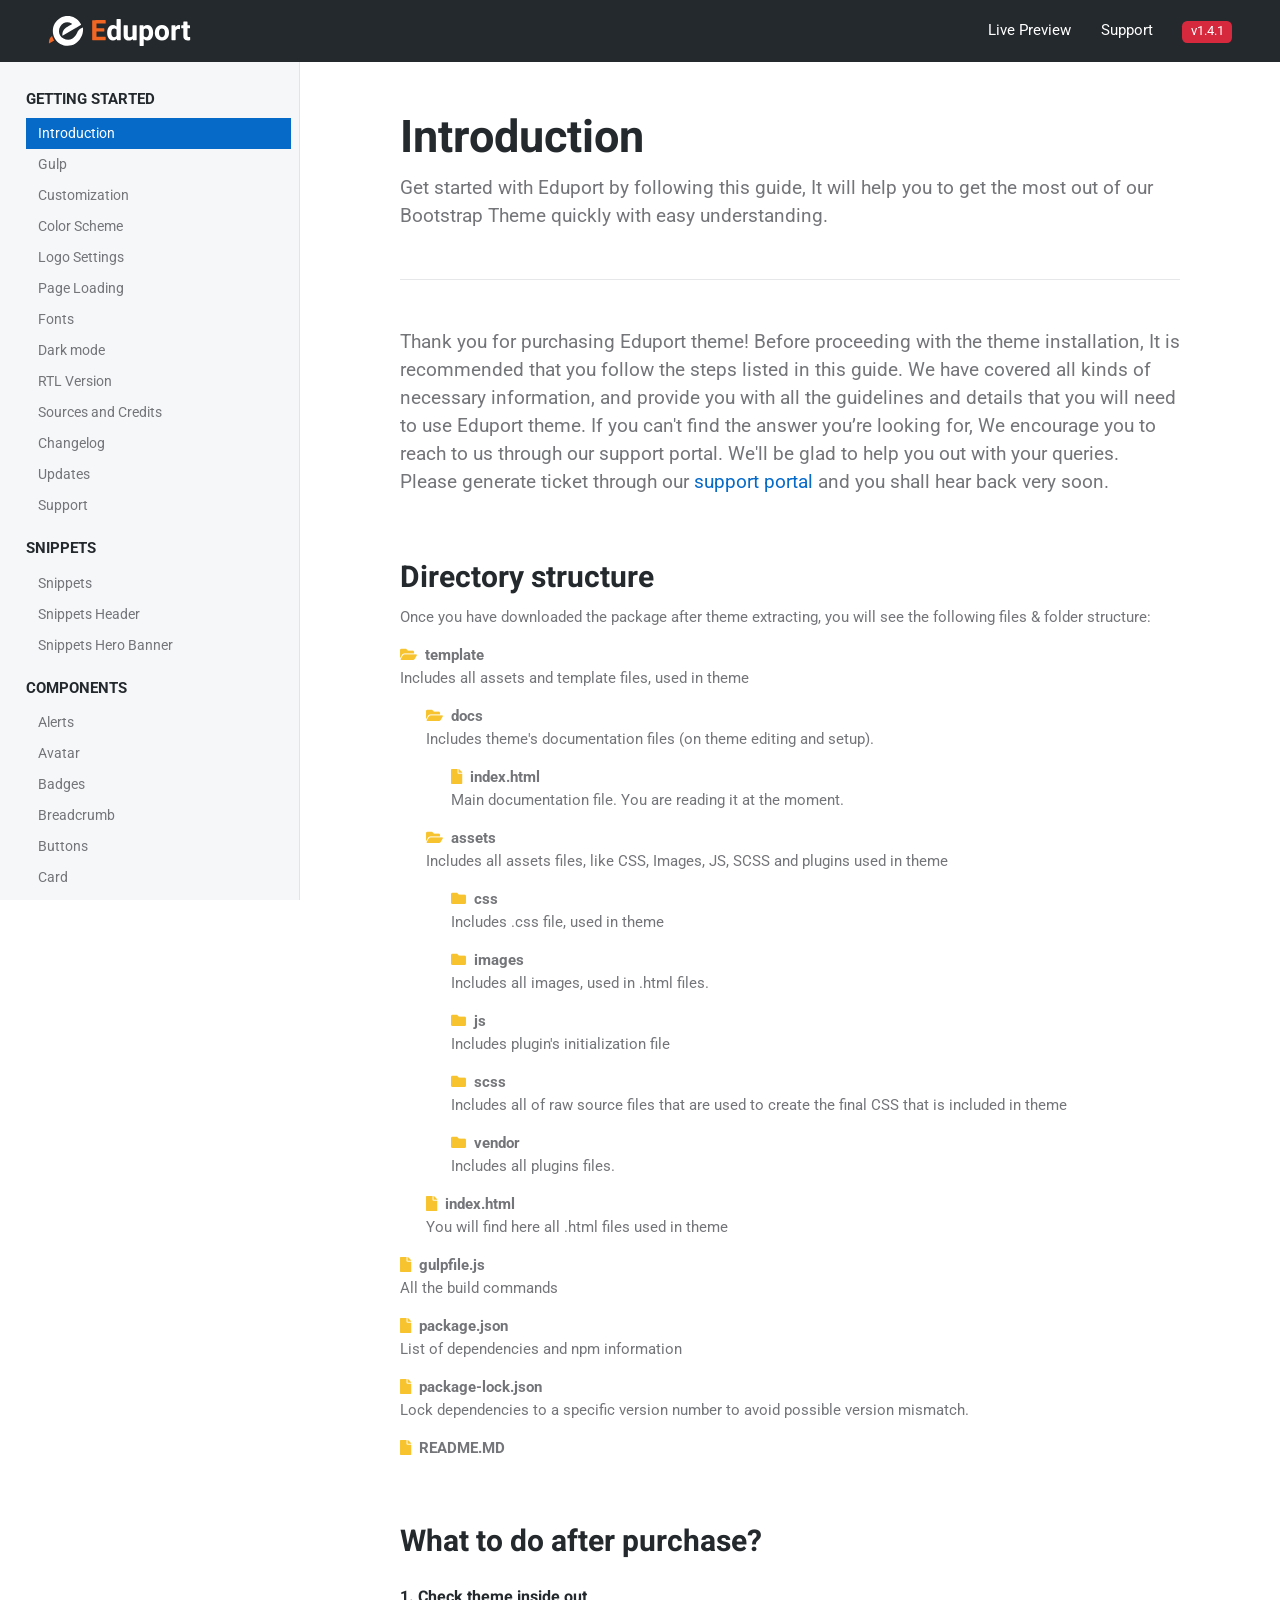
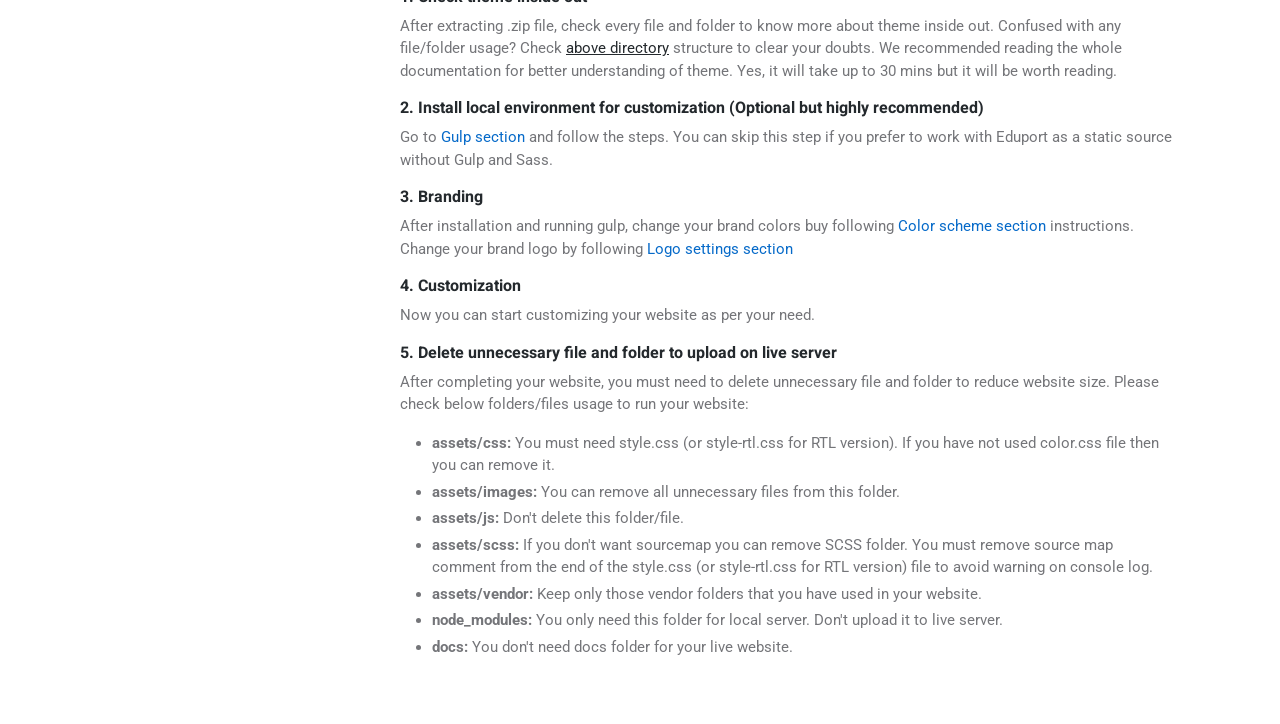
<file: docs/index.html>
<!DOCTYPE html>
<html lang="en">
<head>
	<title>Doc - Eduport Theme</title>
	<!-- Meta Tags -->
	<meta charset="utf-8">
	<meta name="viewport" content="width=device-width, initial-scale=1, shrink-to-fit=no">
	<meta name="author" content="Webestica.com">

	<!-- Favicon -->
	<link rel="shortcut icon" href="assets/images/favicon.ico">

	<!-- Google Font -->
<link rel="preconnect" href="https://fonts.googleapis.com">
<link rel="preconnect" href="https://fonts.gstatic.com" crossorigin>
<link href="https://fonts.googleapis.com/css2?family=Heebo:wght@400;500;700&family=Roboto:wght@400;500;700&display=swap" rel="stylesheet">

	<!-- Plugins CSS -->
	<link rel="stylesheet" type="text/css" href="assets/vendor/font-awesome/css/all.min.css">

	<!-- Theme CSS -->
	<link rel="stylesheet" type="text/css" href="assets/css/style.css">
	<link rel="stylesheet" type="text/css" href="assets/css/doc.css">
	<link rel="stylesheet" type="text/css" href="assets/css/prism.css">

</head>

<body>

<!-- **************** MAIN CONTENT START **************** -->
<main>
<!-- Navbar top START -->
<div class="navbar-top bg-dark px-3 px-sm-4 px-md-5">
	<div class="d-flex justify-content-between align-items-center">
		<!-- Logo START -->
			<a class="navbar-brand py-3" href="index.html">
				<img class="navbar-brand-item h-30px" src="assets/images/logo-light.svg" alt="logo">				
			</a>
			<!-- Logo END -->

		<!-- Navbar right -->
		<div>
			<ul class="text-end list-inline m-0">
				<li class="list-inline-item me-2 me-md-4"> <a class="text-white" href="https://Eduport.webestica.com">Live Preview</a> </li>
				<li class="list-inline-item me-2 me-md-4"> <a class="text-white" href="https://support.webestica.com" target="_blank">Support</a> </li>
				<li class="list-inline-item text-white"> <span class="badge text-bg-danger">v1.4.1</span></li>
			</ul>
		</div>
	</div>
</div>
<!-- Navbar top END -->

<div class="container-fluid px-0">
	<div class="page-wrapper">
		<!-- Left sidebar START -->
		<nav class="navbar navbar-expand-sm navbar-light bg-light px-3">
			<a class="navbar-brand py-2 d-sm-none" href="#">Doc nav</a>
			<button class="navbar-toggler" type="button" data-bs-toggle="collapse" data-bs-target="#docNav" aria-controls="docNav" aria-expanded="false" aria-label="Toggle navigation">
				<span class="navbar-toggler-icon"></span>
			</button>
			<div class="collapse navbar-collapse" id="docNav">
				<div class="left-sidebar bg-light">
					<div class="content custom-scrollbar h-100">
						<div class="list-group list-group-borderless p-3 p-md-4">
							<b class="text-dark text-uppercase mb-2">Getting Started</b>
								<a class="list-group-item" href="index.html">Introduction</a>
								<a class="list-group-item" href="gulp.html">Gulp</a>
								<a class="list-group-item" href="customization.html">Customization</a>
								<a class="list-group-item" href="color-scheme.html">Color Scheme</a>
								<a class="list-group-item" href="logo-settings.html">Logo Settings</a>
								<a class="list-group-item" href="page-loading.html">Page Loading</a>
								<a class="list-group-item" href="fonts.html">Fonts</a>
								<a class="list-group-item" href="dark-mode.html">Dark mode</a>
								<a class="list-group-item" href="rtl.html">RTL Version</a>
								<a class="list-group-item" href="sources-and-credits.html">Sources and Credits</a>
								<a class="list-group-item" href="changelog.html">Changelog</a>
								<a class="list-group-item" href="updates.html">Updates</a>
								<a class="list-group-item" href="support.html">Support</a>
							<b class="text-dark text-uppercase mt-3 mb-2">Snippets</b>
								<a class="list-group-item" href="snippets.html">Snippets</a>
								<a class="list-group-item" href="snippets-hero-header.html">Snippets Header</a>
								<a class="list-group-item" href="snippets-hero-banner.html">Snippets Hero Banner</a>
							<b class="text-dark text-uppercase mt-3 mb-2">Components</b>
								<a class="list-group-item" href="alerts.html">Alerts</a>
								<a class="list-group-item" href="avatar.html">Avatar</a>
								<a class="list-group-item" href="badges.html">Badges</a>
								<a class="list-group-item" href="breadcrumb.html">Breadcrumb</a>
								<a class="list-group-item" href="buttons.html">Buttons</a>
								<a class="list-group-item" href="card.html">Card</a>
								<a class="list-group-item" href="font-icons.html">Font icons</a>
								<a class="list-group-item" href="google-map.html">Google Map</a>
								<a class="list-group-item" href="nav-and-tabs.html">Nav and Tabs</a>
								<a class="list-group-item" href="pagination.html">Pagination</a>
								<a class="list-group-item" href="progress.html">Progress</a>
								<a class="list-group-item" href="sticky-element.html">Sticky element</a> 
								<a class="list-group-item" href="utility-classes.html">Utility classes</a>
							<b class="text-dark text-uppercase mt-3 mb-2">Plugins</b>
								<a class="list-group-item" href="tiny-slider.html">Tiny Slider</a>
								<a class="list-group-item" href="video-player.html">Video player</a>
								<a class="list-group-item" href="choices.html">Choices</a>
								<a class="list-group-item" href="flatpickr.html">Flatpickr</a>
						</div>
					</div>
				</div>
			</div>
		</nav>		
		<!-- Left sidebar END -->

		<!-- Main content START -->
		<div class="main-content">
			<div class="row">
				<div class="col-12">
					<!-- Page title -->
					<div class="my-5">
						<h1>Introduction</h1>
						<p class="lead">Get started with Eduport by following this guide, It will help you to get the most out of our Bootstrap Theme quickly with easy understanding.</p>
						<hr class="my-5">
					</div>

					<!-- Page content -->
					<p class="lead">Thank you for purchasing Eduport theme! Before proceeding with the theme installation, It is recommended that you follow the steps listed in this guide. We have covered all kinds of necessary information, and provide you with all the guidelines and details that you will need to use Eduport theme. If you can't find the answer you’re looking for, We encourage you to reach to us through our support portal. We'll be glad to help you out with your queries. Please generate ticket through our <a href="https://support.webestica.com" target="_blank">support portal</a> and you shall hear back very soon. </p>

					<!-- Directory structure -->
					<h3 id="directory" class="pt-5">Directory structure</h3>
					<p>Once you have downloaded the package after theme extracting, you will see the following files & folder structure:</p>
					<ul class="list-unstyled">
						<!-- template folder -->
						<li>
							<dl>
								<dt><i class="fas fa-folder-open text-warning me-1"></i> template </dt>
								<dd> Includes all assets and template files, used in theme</dd>
							</dl>
							<ul class="list-unstyled ms-4">
								<dl>
									<dt> <i class="fas fa-folder-open text-warning me-1"></i> docs </dt>
									<dd>Includes theme's documentation files (on theme editing and setup).</dd>
								</dl>
								<ul class="list-unstyled ms-4">
									<dl>
										<dt> <i class="fas fa-file text-warning me-1"></i> index.html </dt>
										<dd>Main documentation file. You are reading it at the moment.</dd>
									</dl>
								</ul>
								<dl>
									<dt><i class="fas fa-folder-open text-warning me-1"></i> assets </dt>
									<dd> Includes all assets files, like CSS, Images, JS, SCSS and plugins used in theme</dd>
								</dl>
								<ul class="list-unstyled ms-4">
									<dl>
										<dt><i class="fas fa-folder text-warning me-1"></i> css </dt>
										<dd> Includes .css file, used in theme</dd>
									</dl>
									<li>
										<dl>
											<dt><i class="fas fa-folder text-warning me-1"></i> images</dt>
											<dd> Includes all images, used in .html files.</dd>
										</dl>
									</li>
									<li>
										<dl>
											<dt><i class="fas fa-folder text-warning me-1"></i> js</dt>
											<dd> Includes plugin's initialization file</dd>
										</dl>
									</li>
									<li>
										<dl>
											<dt><i class="fas fa-folder text-warning me-1"></i> scss</dt>
											<dd> Includes all of raw source files that are used to create the final CSS that is included in theme</dd>
										</dl>
									</li>
									<li>
										<dl>
											<dt><i class="fas fa-folder text-warning me-1"></i> vendor</dt>
											<dd> Includes all plugins files.</dd>
										</dl>
									</li>
								</ul>
								<li>
									<dl>
										<dt><i class="fas fa-file text-warning me-1"></i> index.html</dt>
										<dd> You will find here all .html files used in theme</dd>
									</dl>
								</li>
							</ul>

						</li>
						<li>
							<dl>
								<dt> <i class="fas fa-file text-warning me-1"></i> gulpfile.js </dt>
								<dd>All the build commands</dd>
							</dl>
							<dl>
								<dt> <i class="fas fa-file text-warning me-1"></i> package.json </dt>
								<dd>List of dependencies and npm information</dd>
							</dl>
							<dl>
								<dt> <i class="fas fa-file text-warning me-1"></i> package-lock.json </dt>
								<dd>Lock dependencies to a specific version number to avoid possible version mismatch.</dd>
							</dl>
							<dl>
								<dt> <i class="fas fa-file text-warning me-1"></i> README.MD</dt>
								<dd></dd>
							</dl>
						</li>
					</ul>
				</div>
				<div class="col-12 mt-5">
					<h3 class="mb-4">What to do after purchase?</h3>
					<h6>1. Check theme inside out</h6>
					<p>After extracting .zip file, check every file and folder to know more about theme inside out. Confused with any file/folder usage? Check <a href="#directory" class="text-dark"><u>above directory</u></a> structure to clear your doubts. We recommended reading the whole documentation for better understanding of theme. Yes, it will take up to 30 mins but it will be worth reading.</p>

					<h6>2. Install local environment for customization (Optional but highly recommended)</h6>
					<p>Go to <a href="gulp.html">Gulp section</a> and follow the steps. You can skip this step if you prefer to work with Eduport as a static source without Gulp and Sass.</p>

					<h6>3. Branding</h6>
					<p>After installation and running gulp, change your brand colors buy following <a href="color-scheme.html">Color scheme section</a> instructions. Change your brand logo by following <a href="logo-settings.html">Logo settings section</a></p>

					<h6>4. Customization</h6>
					<p>Now you can start customizing your website as per your need. </p>

					<h6>5. Delete unnecessary file and folder to upload on live server</h6>
					<p>After completing your website, you must need to delete unnecessary file and folder to reduce website size. Please check below folders/files usage to run your website:</p>
					<ul>
						<li class="mb-1"><b>assets/css:</b> You must need style.css (or style-rtl.css for RTL version). If you have not used color.css file then you can remove it.</li>
						<li class="mb-1"><b>assets/images:</b> You can remove all unnecessary files from this folder.</li>
						<li class="mb-1"><b>assets/js:</b> Don't delete this folder/file.</li>
						<li class="mb-1"><b>assets/scss:</b> If you don't want sourcemap you can remove SCSS folder. You must remove source map comment from the end of the style.css (or style-rtl.css for RTL version) file to avoid warning on console log.</li>
						<li class="mb-1"><b>assets/vendor:</b> Keep only those vendor folders that you have used in your website.</li>
						<li class="mb-1"><b>node_modules:</b> You only need this folder for local server. Don't upload it to live server.</li>
						<li class="mb-1"><b>docs:</b> You don't need docs folder for your live website.</li>
					</ul>
					
				</div>
			</div>
		</div>
		<!-- Main content END -->
	</div>
</div>
</main>

<!-- =======================
JavaScripts -->

<!-- Bootstrap JS -->
<script src="assets/js/bootstrap.bundle.min.js"></script>

<script src="assets/js/simple-scrollbar.min.js"></script>
<script src="assets/js/prism.js"></script>
<script src="assets/js/clipboard.min.js"></script>
 
<!-- Template Functions -->
<script src="assets/js/functions.js"></script>

</body>
</html>
</file>
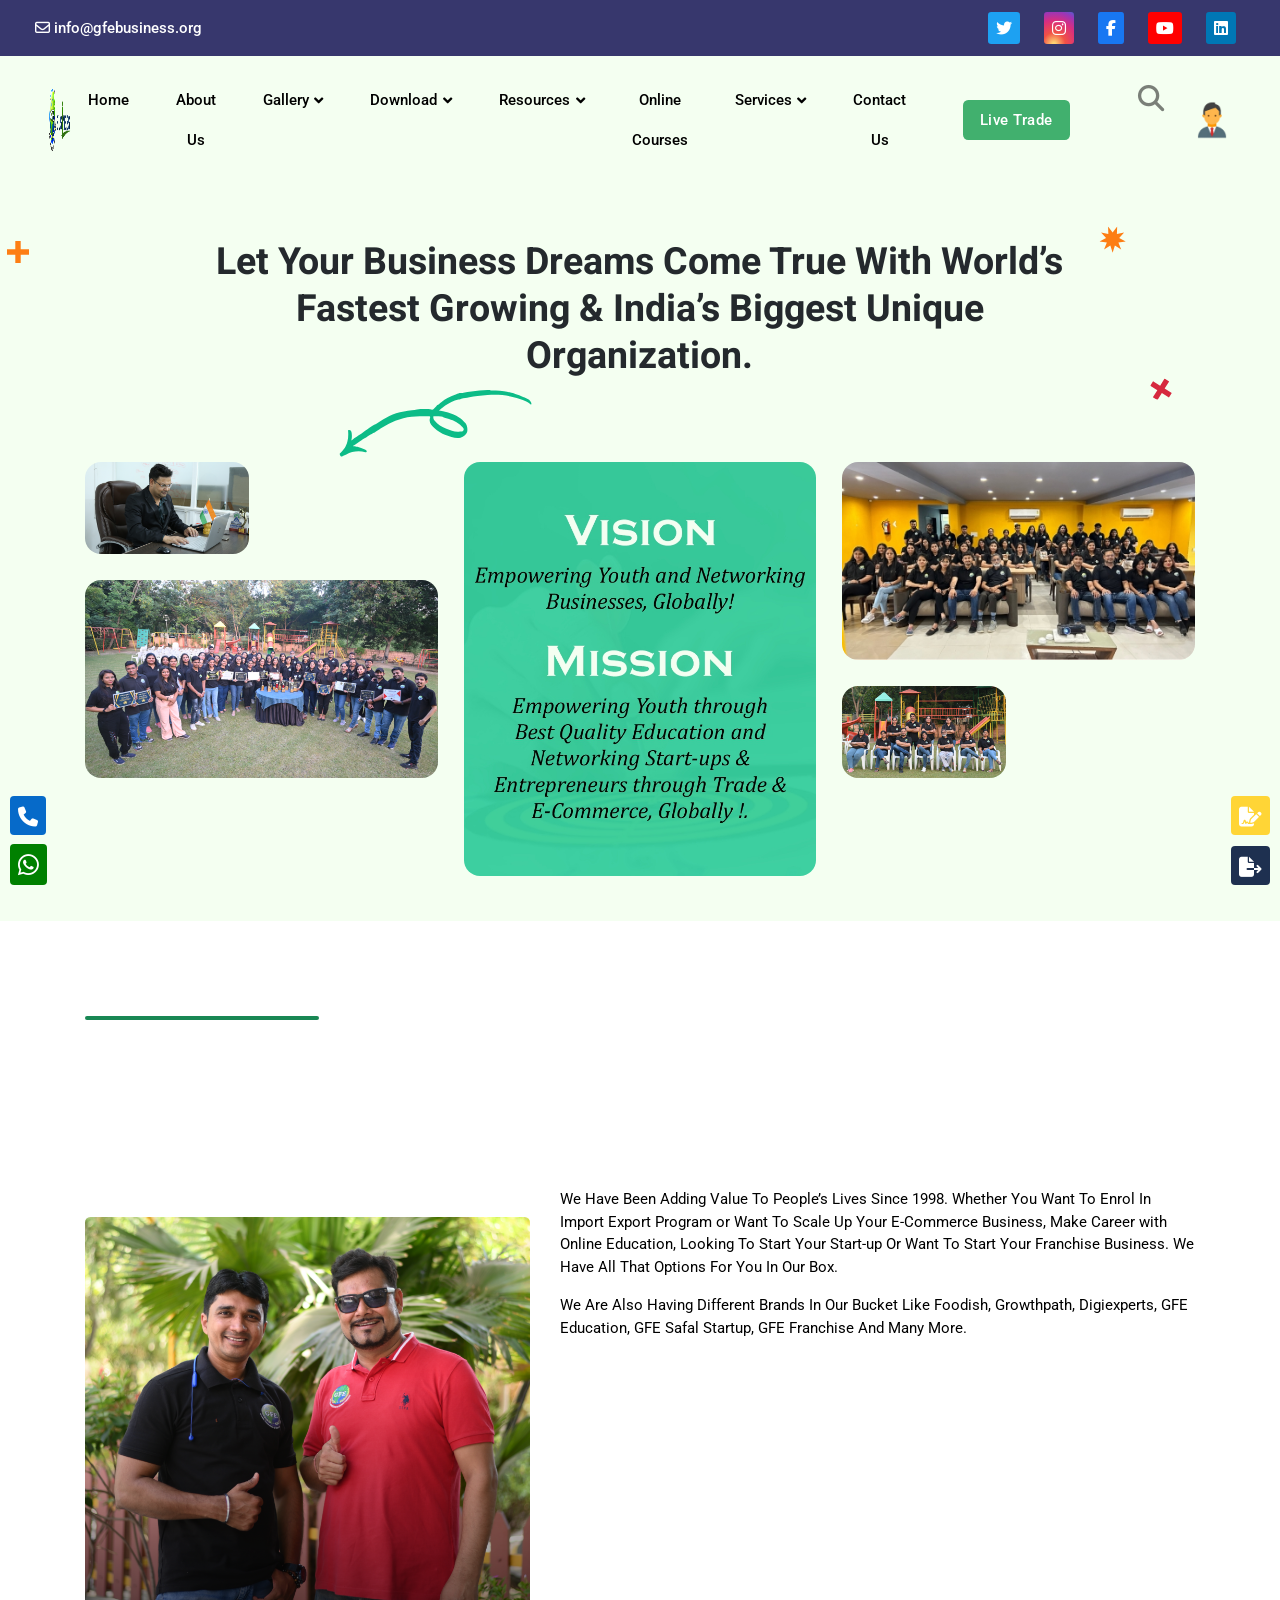
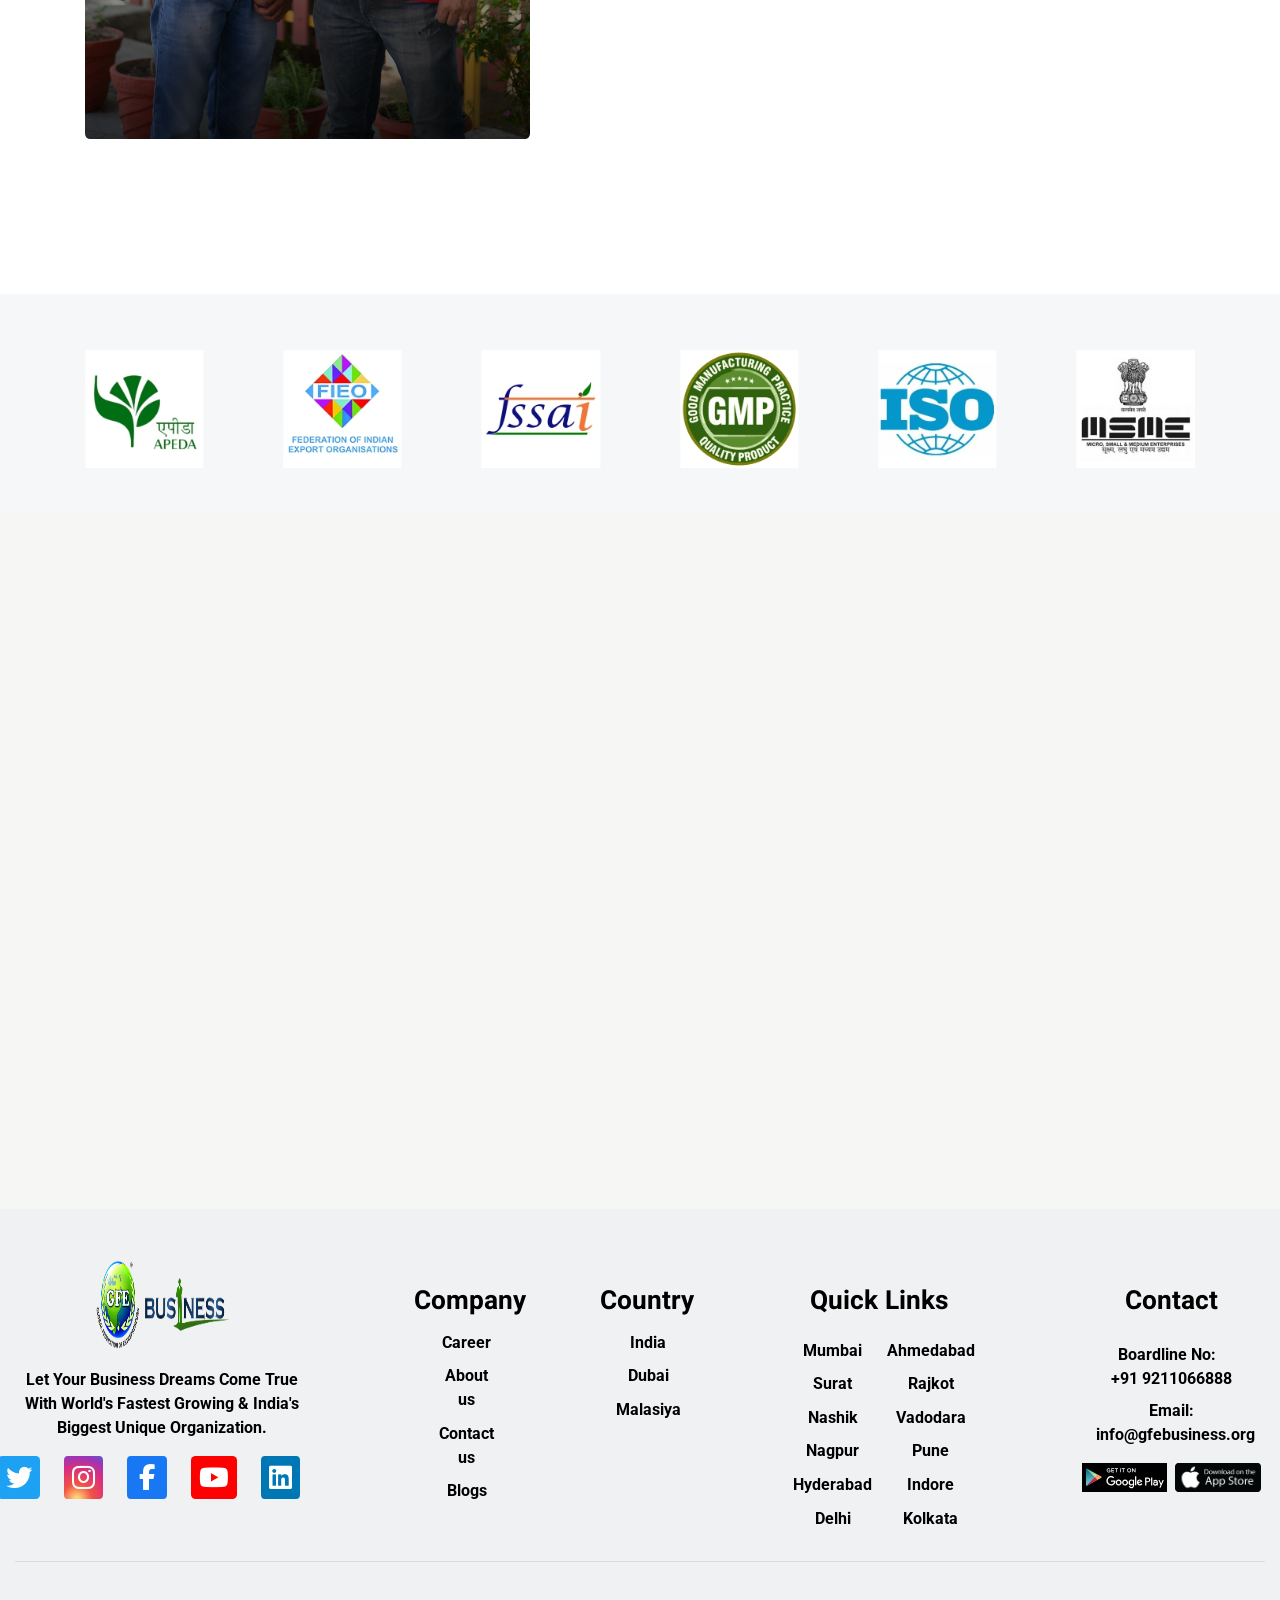
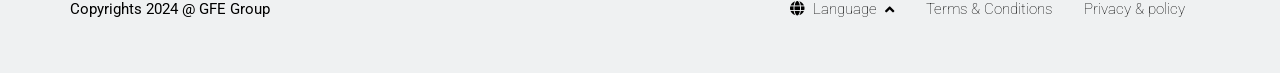
<file: about.html>
<!DOCTYPE html>
<html lang="en">

<head>
	<title>Eduport - LMS, Education and Course Theme</title>

	<!-- Meta Tags -->
	<meta charset="utf-8">
	<meta name="viewport" content="width=device-width, initial-scale=1, shrink-to-fit=no">
	<meta name="author" content="Webestica.com">
	<meta name="description" content="Eduport- LMS, Education and Course Theme">

	<link href="https://unpkg.com/aos@2.3.1/dist/aos.css" rel="stylesheet">

	<!-- Dark mode -->
	<script>
		const storedTheme = localStorage.getItem('theme')

		const getPreferredTheme = () => {
			if (storedTheme) {
				return storedTheme
			}
			return window.matchMedia('(prefers-color-scheme: light)').matches ? 'light' : 'light'
		}

		const setTheme = function (theme) {
			if (theme === 'auto' && window.matchMedia('(prefers-color-scheme: dark)').matches) {
				document.documentElement.setAttribute('data-bs-theme', 'dark')
			} else {
				document.documentElement.setAttribute('data-bs-theme', theme)
			}
		}

		setTheme(getPreferredTheme())

		window.addEventListener('DOMContentLoaded', () => {
			var el = document.querySelector('.theme-icon-active');
			if (el != 'undefined' && el != null) {
				const showActiveTheme = theme => {
					const activeThemeIcon = document.querySelector('.theme-icon-active use')
					const btnToActive = document.querySelector(`[data-bs-theme-value="${theme}"]`)
					const svgOfActiveBtn = btnToActive.querySelector('.mode-switch use').getAttribute('href')

					document.querySelectorAll('[data-bs-theme-value]').forEach(element => {
						element.classList.remove('active')
					})

					btnToActive.classList.add('active')
					activeThemeIcon.setAttribute('href', svgOfActiveBtn)
				}

				window.matchMedia('(prefers-color-scheme: dark)').addEventListener('change', () => {
					if (storedTheme !== 'light' || storedTheme !== 'dark') {
						setTheme(getPreferredTheme())
					}
				})

				showActiveTheme(getPreferredTheme())

				document.querySelectorAll('[data-bs-theme-value]')
					.forEach(toggle => {
						toggle.addEventListener('click', () => {
							const theme = toggle.getAttribute('data-bs-theme-value')
							localStorage.setItem('theme', theme)
							setTheme(theme)
							showActiveTheme(theme)
						})
					})

			}
		})

	</script>

	<!-- Favicon -->
	<link rel="shortcut icon" href="assets/images/favicon.ico">

	<!-- -------FontAwsome----------- -->
	<link rel="stylesheet" href="https://cdnjs.cloudflare.com/ajax/libs/font-awesome/6.5.1/css/all.min.css"
		integrity="sha512-DTOQO9RWCH3ppGqcWaEA1BIZOC6xxalwEsw9c2QQeAIftl+Vegovlnee1c9QX4TctnWMn13TZye+giMm8e2LwA=="
		crossorigin="anonymous" referrerpolicy="no-referrer" />

	<!-- Google Font -->
	<link rel="preconnect" href="https://fonts.googleapis.com">
	<link rel="preconnect" href="https://fonts.gstatic.com" crossorigin>

	<link rel="stylesheet"
		href="https://fonts.googleapis.com/css2?family=Heebo:wght@400;500;700&family=Roboto:wght@400;500;700&display=swap">

	<!-- Plugins CSS -->
	<link rel="stylesheet" type="text/css" href="assets/vendor/font-awesome/css/all.min.css">
	<link rel="stylesheet" type="text/css" href="assets/vendor/bootstrap-icons/bootstrap-icons.css">
	<link rel="stylesheet" type="text/css" href="assets/vendor/tiny-slider/tiny-slider.css">
	<link rel="stylesheet" type="text/css" href="assets/vendor/aos/aos.css">

	<!-- Theme CSS -->
	<link rel="stylesheet" type="text/css" href="assets/css/style.css">

</head>

<body>

	<!-- Navbar -->
	<nav class="navbar navbar-expand-lg navbar-dark" style="background-color: rgba(11, 11, 77, 0.818);">
		<!-- Container wrapper -->
		<div class="container-fluid">

			<!-- Collapsible wrapper -->
			<div class="collapse navbar-collapse justify-content-between p-1">
				<!-- Left links -->
				<ul class="navbar-nav me-auto mb-2 mb-lg-0">
					<li class="nav-item">
						<a class="nav-link" href="#"><i class="fa-regular fa-envelope"></i> info@gfebusiness.org</a>
					</li>
				</ul>
				<!-- Left links -->

				<ul class="navbar-nav d-flex flex-row gap-3">
					<!-- Icons -->
					<li class="list-inline-item"> <a href="https://twitter.com/gfebusiness" target="_blank"
							rel="noopener"><i
								class="fa-brands fa-twitter fs-5 bg-light-subtle twi-color p-2 rounded-circle"></i></a>
					</li>
					<li class="list-inline-item"> <a href="https://www.instagram.com/gfe.business/" target="_blank"
							rel="noopener"><i
								class="fa-brands fa-instagram fs-5 bg-light-subtle insta-color p-2 rounded-circle"></i></a>
					</li>
					<li class="list-inline-item"> <a href="https://www.facebook.com/GFEbusiness" target="_blank"
							rel="noopener"><i
								class="fa-brands fa-facebook-f fs-5 bg-light-subtle face-color p-2 rounded-circle"></i></a>
					</li>
					<li class="list-inline-item"> <a href="https://www.youtube.com/@gfebusiness" target="_blank"
							rel="noopener"><i
								class="fa-brands fa-youtube fs-5 bg-light-subtle Youtube-color p-2 rounded-circle"></i></a>
					</li>
					<li class="list-inline-item"> <a href="https://www.linkedin.com/company/13249941/admin/feed/posts/"
							target="_blank" rel="noopener"><i
								class="fa-brands fa-linkedin fs-5 bg-light-subtle linkdin-color p-2 rounded-circle"></i></a>
					</li>
					<!-- Icon dropdown -->
				</ul>
			</div>
			<!-- Collapsible wrapper -->
		</div>
		<!-- Container wrapper -->
	</nav>
	<!-- Navbar -->

	<!-- Header START -->
	<header class="navbar-light navbar-sticky header-static main-GFE">

		<!-- Nav START -->

		<nav class="navbar navbar-expand-xl ">

			<div class="container-fluid px-3 px-xl-5">

				<!-- Logo START -->

				<a class="navbar-brand" href="index.html">
					<img class="light-mode-item navbar-brand-item" src="assets/images/Gfe Business.png" alt="logo"
						style="height:68px;width:100px;">
					<img class="dark-mode-item navbar-brand-item" src="assets/images/Gfe Business.png" alt="logo"
						style="height:68px;width:100px;">
				</a>

				<!-- Logo END -->


				<div class="d-flex justify-content-end ms-auto">
					<button type="button " class="btn mb-0 p-0 d-block d-xl-none d-sm-none d-md-block"
						data-bs-toggle="modal" data-bs-target="#example">
						<i class="fa-solid fa-magnifying-glass  text-black-50 " style="font-size: 20px;"></i>
					</button>

					<div class="nav d-block d-sm-none d-md-block">


						<!-- Responsive navbar toggler -->

						<button class="navbar-toggler  " type="button" data-bs-toggle="collapse"
							data-bs-target="#navbarCollapse" aria-controls="navbarCollapse" aria-expanded="false"
							aria-label="Toggle navigation">
							<span class="navbar-toggler-animation">
								<span></span>
								<span></span>
								<span></span>
							</span>

						</button>
					</div>
				</div>

				<!-- Main navbar START -->

				<div class="navbar-collapse collapse ronni row align-items-center " id="navbarCollapse">

					<!-- Nav category menu START -->

					<!-- <ul class="navbar-nav navbar-nav-scroll me-auto">

						<li class="nav-item dropdown dropdown-menu-shadow-stacked">

							<a class="nav-link bg-primary bg-opacity-10 rounded-3 text-primary px-3 py-3 py-xl-0"
								href="#" id="categoryMenu" data-bs-toggle="dropdown" aria-haspopup="true"
								aria-expanded="false"><i class="bi bi-ui-radios-grid me-2"></i><span>Category</span></a>

							<ul class="dropdown-menu" aria-labelledby="categoryMenu">

								<li class="dropdown-submenu dropend">

									<a class="dropdown-item" href="#">Online Business University</a>

									<ul class="dropdown-menu dropdown-menu-start" data-bs-popper="none">

										<li class="dropdown-submenu dropend">
											<a class="dropdown-item" href="#">Export Import Training</a>
										</li>

										<li> <a class="dropdown-item" href="#">ECommerce Online Training</a> </li>

										<li> <a class="dropdown-item" href="#">India’s Top 10 EXIM Products</a> </li>

										<li> <a class="dropdown-item" href="#">Prepare Governments Documents</a> </li>

									</ul>

								</li>

								<li class="dropdown-submenu dropend">

									<a class="dropdown-item" href="#">International Buyers-Sellers Network</a>

									<ul class="dropdown-menu dropdown-menu-start" data-bs-popper="none">

										<li class="dropdown-submenu dropend">
											<a class="dropdown-item" href="#">Trade Activities</a>
										</li>

										<li> <a class="dropdown-item" href="#">Buy any Products</a> </li>

										<li> <a class="dropdown-item" href="#">Become International Seller/Supplier</a>
										</li>

									</ul>

								</li>

							</ul>

						</li>

					</ul> -->

					<!-- Nav category menu END -->

					<!-- Nav Main menu START -->

					<ul class="navbar-nav navbar-nav-scroll hi" style="justify-content: center;">

						<!-- Nav item 1 Demos -->

						<li class="nav-item dropdown">
							<a class="nav-link" href="index.html" id="demoMenu" aria-haspopup="true"
								aria-expanded="false">Home</a>
						</li>

						<li class="nav-item dropdown">
							<a class="nav-link" href="about.html" id="demoMenu" aria-haspopup="true"
								aria-expanded="false">About Us</a>
						</li>

						<li class="nav-item dropdown">
							<a class="nav-link dropdown-toggle" data-bs-toggle="dropdown" href="gallery.html"
								id="demoMenu" aria-haspopup="true" aria-expanded="false">Gallery</a>
							<ul class="dropdown-menu" aria-labelledby="demoMenu">

								<li> <a class="dropdown-item" href="team.html">Team</a></li>

								<li> <a class="dropdown-item" href="clients.html">Clients</a></li>

								<li> <a class="dropdown-item" href="events.html">Events</a></li>

								<li> <a class="dropdown-item " href="awards.html">Awards</a></li>

								<li> <a class="dropdown-item " href="media.html">Media Coverage</a></li>

							</ul>

						</li>

						<li class="nav-item dropdown">

							<a class="nav-link dropdown-toggle" data-bs-toggle="dropdown" href="download.html"
								id="demoMenu" aria-haspopup="true" aria-expanded="false">Download</a>

							<ul class="dropdown-menu" aria-labelledby="demoMenu">
								<li> <a class="dropdown-item" id="mbtn" data-bs-toggle="modal" data-bs-target="#boby"
										data-whatever="@mdo" href="#">Product Research Report</a></li>

								<li> <a class="dropdown-item" id="mBtn" data-bs-toggle="modal" data-bs-target="#ronak"
										data-whatever="@mdo" href="#">Genuine International Buyers-Sellers Data</a></li>
							</ul>

						</li>


						<li class="nav-item dropdown">

							<a class="nav-link dropdown-toggle" data-bs-toggle="dropdown" href="resources.html"
								id="demoMenu" aria-haspopup="true" aria-expanded="false">Resources</a>

							<ul class="dropdown-menu" aria-labelledby="demoMenu">

								<li> <a class="dropdown-item" href="https://www.indiantradeportal.in/"
										target="_blank">HSN Code
										Search</a></li>

								<li> <a class="dropdown-item" href="https://www.xe.com/currencyconverter/"
										target="_blank">Currency
										Converter</a></li>

								<li> <a class="dropdown-item" target="_self"
										href="https://www.searates.com/shipping/request?utm_source=google&utm_medium=cpc&utm_campaign=17499343658&utm_content=142980297292&utm_term=freight%20calculator&gad_source=1&gclid=CjwKCAjw5v2wBhBrEiwAXDDoJU_Pim9FfTNBF0az3bh9ZV8KRj1PosCr5fYmnDEyrt1ukw5-V0vNYBoCvT8QAvD_BwE">Freight
										Calculator</a></li>

								<li> <a class="dropdown-item" href="serviceproduct.html">Services</a></li>
							</ul>

						</li>

						<li class="nav-item dropdown">
							<a class="nav-link" href="https://lms.gfebusiness.org/" id="demoMenu" aria-haspopup="true"
								aria-expanded="false">Online Courses</a>
						</li>
						<li class="nav-item dropdown">
							<a class="nav-link dropdown-toggle" data-bs-toggle="dropdown" href="#" id="demoMenu"
								aria-haspopup="true" aria-expanded="false">Services</a>

							<ul class="dropdown-menu" aria-labelledby="demoMenu">
								<li> <a class="dropdown-item" href="training.html" target="_blank">Export Import
										Training</a></li>
								<li> <a class="dropdown-item" target="_blank" href="setup.html">Exim Business Setup</a>
								</li>
								<li> <a class="dropdown-item" href="gsp.html">GSP</a></li>
								<li> <a class="dropdown-item" href="ecommerce.html">E-Commerce</a></li>
								<li> <a class="dropdown-item" href="ebo.html">EBO</a></li>
								<li> <a class="dropdown-item" href="CHA.html">CHA</a></li>
								<li> <a class="dropdown-item" href="Domestic&InternationalTradeTours.html">Domestic &
										International Tour</a></li>
							</ul>

						</li>

						<li class="nav-item dropdown">
							<a class="nav-link" href="contact-us.html" id="demoMenu" aria-haspopup="true"
								aria-expanded="false">Contact Us</a>
						</li>

						<!-- Nav Main menu END -->

						<!-- --------START Live Trade Button------------- -->

						<div class="nav my-3 my-xl-0 px-4 flex-nowrap align-items-center">

							<div class="nav-item w-100 ">
								<a href="livetradeproduct.html" class="btn text-white mb-0" rel="noopener"
									style="background-color: #41B06E;"><span class="blink">Live
										Trade</span></a>
							</div>
						</div>
						<div class="nav my-3 my-xl-0 px-4 d-none d-sm-block flex-nowrap align-items-center">

							<button type="button" class="btn mb-0" data-bs-toggle="modal" data-bs-target="#example">
								<i class="fa-solid fa-magnifying-glass fs-4 text-black-50 "></i>
							</button>
						</div>

					</ul>
					<!--  -->
				</div>
				<!-- --------END Live Trade Button------------- -->
				<!-- Main navbar END -->

				<!-- Profile START -->

				<div class="dropdown ms-1 ms-lg-0">

					<a href="sign-in.html" class="btn text-white mb-0 d-none" style="background-color: #41B06E;">Sign
						In</a>

					<a class="avatar avatar-sm p-0" href="#" id="profileDropdown" role="button"
						data-bs-auto-close="outside" data-bs-display="static" data-bs-toggle="dropdown"
						aria-expanded="false">
						<img class="avatar-img rounded-circle" src="assets/images/avatar/01.jpg" alt="avatar">
					</a>

					<ul class="dropdown-menu dropdown-animation dropdown-menu-end shadow pt-3"
						aria-labelledby="profileDropdown">

						<!-- Profile info -->

						<li class="px-3 mb-3">

							<div class="d-flex align-items-center">

								<!-- Avatar -->

								<div class="avatar me-3">
									<a href="admin-dashboard.html"><img class="avatar-img rounded-circle shadow"
											src="assets/images/avatar/01.jpg" alt="avatar"></a>
								</div>

								<div>

									<a class="h6" href="#">Lori Ferguson</a>

									<p class="small m-0">example@gmail.com</p>

								</div>

							</div>

						</li>

						<li>
							<hr class="dropdown-divider">
						</li>

						<!-- Links -->

						<li><a class="dropdown-item" href="instructor-edit-profile.html"><i
									class="bi bi-person fa-fw me-2"></i>Edit Profile</a>
						</li>

						<li><a class="dropdown-item" href="instructor-setting.html"><i
									class="bi bi-gear fa-fw me-2"></i>Account Settings</a>
						</li>
						<li><a class="dropdown-item" href="MyService.html"><i
									class="fa-solid fa-money-bill-1-wave me-2"></i>My
								Service </a>
						</li>

						<li><a class="dropdown-item" href="help-center.html"><i
									class="bi bi-info-circle fa-fw me-2"></i>Help</a></li>

						<li><a class="dropdown-item bg-danger-soft-hover" href="sign-in.html"><i
									class="bi bi-power fa-fw me-2"></i>Sign Out</a></li>

						<li>
							<hr class="dropdown-divider">
						</li>

						<!-- Dark mode options START -->

						<li>

							<div
								class="bg-light dark-mode-switch theme-icon-active d-flex align-items-center p-1 rounded mt-2">

								<button type="button" class="btn btn-sm mb-0" data-bs-theme-value="light">

									<svg xmlns="http://www.w3.org/2000/svg" width="16" height="16" fill="currentColor"
										class="bi bi-sun fa-fw mode-switch" viewBox="0 0 16 16">

										<path
											d="M8 11a3 3 0 1 1 0-6 3 3 0 0 1 0 6zm0 1a4 4 0 1 0 0-8 4 4 0 0 0 0 8zM8 0a.5.5 0 0 1 .5.5v2a.5.5 0 0 1-1 0v-2A.5.5 0 0 1 8 0zm0 13a.5.5 0 0 1 .5.5v2a.5.5 0 0 1-1 0v-2A.5.5 0 0 1 8 13zm8-5a.5.5 0 0 1-.5.5h-2a.5.5 0 0 1 0-1h2a.5.5 0 0 1 .5.5zM3 8a.5.5 0 0 1-.5.5h-2a.5.5 0 0 1 0-1h2A.5.5 0 0 1 3 8zm10.657-5.657a.5.5 0 0 1 0 .707l-1.414 1.415a.5.5 0 1 1-.707-.708l1.414-1.414a.5.5 0 0 1 .707 0zm-9.193 9.193a.5.5 0 0 1 0 .707L3.05 13.657a.5.5 0 0 1-.707-.707l1.414-1.414a.5.5 0 0 1 .707 0zm9.193 2.121a.5.5 0 0 1-.707 0l-1.414-1.414a.5.5 0 0 1 .707-.707l1.414 1.414a.5.5 0 0 1 0 .707zM4.464 4.465a.5.5 0 0 1-.707 0L2.343 3.05a.5.5 0 1 1 .707-.707l1.414 1.414a.5.5 0 0 1 0 .708z" />

										<use href="#"></use>

									</svg> Light

								</button>

								<button type="button" class="btn btn-sm mb-0" data-bs-theme-value="dark">

									<svg xmlns="http://www.w3.org/2000/svg" width="16" height="16" fill="currentColor"
										class="bi bi-moon-stars fa-fw mode-switch" viewBox="0 0 16 16">

										<path
											d="M6 .278a.768.768 0 0 1 .08.858 7.208 7.208 0 0 0-.878 3.46c0 4.021 3.278 7.277 7.318 7.277.527 0 1.04-.055 1.533-.16a.787.787 0 0 1 .81.316.733.733 0 0 1-.031.893A8.349 8.349 0 0 1 8.344 16C3.734 16 0 12.286 0 7.71 0 4.266 2.114 1.312 5.124.06A.752.752 0 0 1 6 .278zM4.858 1.311A7.269 7.269 0 0 0 1.025 7.71c0 4.02 3.279 7.276 7.319 7.276a7.316 7.316 0 0 0 5.205-2.162c-.337.042-.68.063-1.029.063-4.61 0-8.343-3.714-8.343-8.29 0-1.167.242-2.278.681-3.286z" />

										<path
											d="M10.794 3.148a.217.217 0 0 1 .412 0l.387 1.162c.173.518.579.924 1.097 1.097l1.162.387a.217.217 0 0 1 0 .412l-1.162.387a1.734 1.734 0 0 0-1.097 1.097l-.387 1.162a.217.217 0 0 1-.412 0l-.387-1.162A1.734 1.734 0 0 0 9.31 6.593l-1.162-.387a.217.217 0 0 1 0-.412l1.162-.387a1.734 1.734 0 0 0 1.097-1.097l.387-1.162zM13.863.099a.145.145 0 0 1 .274 0l.258.774c.115.346.386.617.732.732l.774.258a.145.145 0 0 1 0 .274l-.774.258a1.156 1.156 0 0 0-.732.732l-.258.774a.145.145 0 0 1-.274 0l-.258-.774a1.156 1.156 0 0 0-.732-.732l-.774-.258a.145.145 0 0 1 0-.274l.774-.258c.346-.115.617-.386.732-.732L13.863.1z" />

										<use href="#"></use>

									</svg> Dark

								</button>

								<button type="button" class="btn btn-sm mb-0 active" data-bs-theme-value="auto">

									<svg xmlns="http://www.w3.org/2000/svg" width="16" height="16" fill="currentColor"
										class="bi bi-circle-half fa-fw mode-switch" viewBox="0 0 16 16">

										<path d="M8 15A7 7 0 1 0 8 1v14zm0 1A8 8 0 1 1 8 0a8 8 0 0 1 0 16z" />

										<use href="#"></use>

									</svg> Auto

								</button>

							</div>

						</li>

						<!-- Dark mode options END-->

					</ul>

				</div>

				<!-- Profile START -->

			</div>

		</nav>

		<!-- Nav END -->
	</header>
	<!-- Header END -->

	<!-- **************** MAIN CONTENT START **************** -->
	<main class="">

		<!-- Page Banner START -->
		<section class="main-GFE">
			<div class="container">

				<div class="row g-4">
					<!-- Title and SVG START -->
					<div class="col-10 text-center mx-auto position-relative">
						<!-- SVG decoration -->
						<figure
							class="position-absolute top-100 start-50 translate-middle mt-5 ms-n9 pt-5 d-none d-lg-block">
							<svg>
								<path class="fill-success"
									d="m181.6 6.7c-0.1 0-0.2-0.1-0.3 0-2.5-0.3-4.9-1-7.3-1.4-2.7-0.4-5.5-0.7-8.2-0.8-1.4-0.1-2.8-0.1-4.1-0.1-0.5 0-0.9-0.1-1.4-0.2-0.9-0.3-1.9-0.1-2.8-0.1-5.4 0.2-10.8 0.6-16.1 1.4-2.7 0.3-5.3 0.8-7.9 1.3-0.6 0.1-1.1 0.3-1.8 0.3-0.4 0-0.7-0.1-1.1-0.1-1.5 0-3 0.7-4.3 1.2-3 1-6 2.4-8.8 3.9-2.1 1.1-4 2.4-5.9 3.9-1 0.7-1.8 1.5-2.7 2.2-0.5 0.4-1.1 0.5-1.5 0.9s-0.7 0.8-1.1 1.2c-1 1-1.9 2-2.9 2.9-0.4 0.3-0.8 0.5-1.2 0.5-1.3-0.1-2.7-0.4-3.9-0.6-0.7-0.1-1.2 0-1.8 0-3.1 0-6.4-0.1-9.5 0.4-1.7 0.3-3.4 0.5-5.1 0.7-5.3 0.7-10.7 1.4-15.8 3.1-4.6 1.6-8.9 3.8-13.1 6.3-2.1 1.2-4.2 2.5-6.2 3.9-0.9 0.6-1.7 0.9-2.6 1.2s-1.7 1-2.5 1.6c-1.5 1.1-3 2.1-4.6 3.2-1.2 0.9-2.7 1.7-3.9 2.7-1 0.8-2.2 1.5-3.2 2.2-1.1 0.7-2.2 1.5-3.3 2.3-0.8 0.5-1.7 0.9-2.5 1.5-0.9 0.8-1.9 1.5-2.9 2.2 0.1-0.6 0.3-1.2 0.4-1.9 0.3-1.7 0.2-3.6 0-5.3-0.1-0.9-0.3-1.7-0.8-2.4s-1.5-1.1-2.3-0.8c-0.2 0-0.3 0.1-0.4 0.3s-0.1 0.4-0.1 0.6c0.3 3.6 0.2 7.2-0.7 10.7-0.5 2.2-1.5 4.5-2.7 6.4-0.6 0.9-1.4 1.7-2 2.6s-1.5 1.6-2.3 2.3c-0.2 0.2-0.5 0.4-0.6 0.7s0 0.7 0.1 1.1c0.2 0.8 0.6 1.6 1.3 1.8 0.5 0.1 0.9-0.1 1.3-0.3 0.9-0.4 1.8-0.8 2.7-1.2 0.4-0.2 0.7-0.3 1.1-0.6 1.8-1 3.8-1.7 5.8-2.3 4.3-1.1 9-1.1 13.3 0.1 0.2 0.1 0.4 0.1 0.6 0.1 0.7-0.1 0.9-1 0.6-1.6-0.4-0.6-1-0.9-1.7-1.2-2.5-1.1-4.9-2.1-7.5-2.7-0.6-0.2-1.3-0.3-2-0.4-0.3-0.1-0.5 0-0.8-0.1s-0.9 0-1.1-0.1-0.3 0-0.3-0.2c0-0.4 0.7-0.7 1-0.8 0.5-0.3 1-0.7 1.5-1l5.4-3.6c0.4-0.2 0.6-0.6 1-0.9 1.2-0.9 2.8-1.3 4-2.2 0.4-0.3 0.9-0.6 1.3-0.9l2.7-1.8c1-0.6 2.2-1.2 3.2-1.8 0.9-0.5 1.9-0.8 2.7-1.6 0.9-0.8 2.2-1.4 3.2-2 1.2-0.7 2.3-1.4 3.5-2.1 4.1-2.5 8.2-4.9 12.7-6.6 5.2-1.9 10.6-3.4 16.2-4 5.4-0.6 10.8-0.3 16.2-0.5h0.5c1.4-0.1 2.3-0.1 1.7 1.7-1.4 4.5 1.3 7.5 4.3 10 3.4 2.9 7 5.7 11.3 7.1 4.8 1.6 9.6 3.8 14.9 2.7 3-0.6 6.5-4 6.8-6.4 0.2-1.7 0.1-3.3-0.3-4.9-0.4-1.4-1-3-2.2-3.9-0.9-0.6-1.6-1.6-2.4-2.4-0.9-0.8-1.9-1.7-2.9-2.3-2.1-1.4-4.2-2.6-6.5-3.5-3.2-1.3-6.6-2.2-10-3-0.8-0.2-1.6-0.4-2.5-0.5-0.2 0-1.3-0.1-1.3-0.3-0.1-0.2 0.3-0.4 0.5-0.6 0.9-0.8 1.8-1.5 2.7-2.2 1.9-1.4 3.8-2.8 5.8-3.9 2.1-1.2 4.3-2.3 6.6-3.2 1.2-0.4 2.3-0.8 3.6-1 0.6-0.2 1.2-0.2 1.8-0.4 0.4-0.1 0.7-0.3 1.1-0.5 1.2-0.5 2.7-0.5 3.9-0.8 1.3-0.2 2.7-0.4 4.1-0.7 2.7-0.4 5.5-0.8 8.2-1.1 3.3-0.4 6.7-0.7 10-1 7.7-0.6 15.3-0.3 23 1.3 4.2 0.9 8.3 1.9 12.3 3.6 1.2 0.5 2.3 1.1 3.5 1.5 0.7 0.2 1.3 0.7 1.8 1.1 0.7 0.6 1.5 1.1 2.3 1.7 0.2 0.2 0.6 0.3 0.8 0.2 0.1-0.1 0.1-0.2 0.2-0.4 0.1-0.9-0.2-1.7-0.7-2.4-0.4-0.6-1-1.4-1.6-1.9-0.8-0.7-2-1.1-2.9-1.6-1-0.5-2-0.9-3.1-1.3-2.5-1.1-5.2-2-7.8-2.8-1-0.8-2.4-1.2-3.7-1.4zm-64.4 25.8c4.7 1.3 10.3 3.3 14.6 7.9 0.9 1 2.4 1.8 1.8 3.5-0.6 1.6-2.2 1.5-3.6 1.7-4.9 0.8-9.4-1.2-13.6-2.9-4.5-1.7-8.8-4.3-11.9-8.3-0.5-0.6-1-1.4-1.1-2.2 0-0.3 0-0.6-0.1-0.9s-0.2-0.6 0.1-0.9c0.2-0.2 0.5-0.2 0.8-0.2 2.3-0.1 4.7 0 7.1 0.4 0.9 0.1 1.6 0.6 2.5 0.8 1.1 0.4 2.3 0.8 3.4 1.1z" />
							</svg>
						</figure>
						<!-- SVG decoration -->
						<figure class="position-absolute top-0 start-0 ms-n9">
							<svg width="22px" height="22px" viewBox="0 0 22 22">
								<polygon class="fill-orange"
									points="22,8.3 13.7,8.3 13.7,0 8.3,0 8.3,8.3 0,8.3 0,13.7 8.3,13.7 8.3,22 13.7,22 13.7,13.7 22,13.7 " />
							</svg>
						</figure>
						<!-- SVG decoration -->
						<figure class="position-absolute top-100 start-100 translate-middle ms-5 d-none d-md-block">
							<svg width="21.5px" height="21.5px" viewBox="0 0 21.5 21.5">
								<polygon class="fill-danger"
									points="21.5,14.3 14.4,9.9 18.9,2.8 14.3,0 9.9,7.1 2.8,2.6 0,7.2 7.1,11.6 2.6,18.7 7.2,21.5 11.6,14.4 18.7,18.9 " />
							</svg>
						</figure>
						<!-- SVG decoration -->
						<figure class="position-absolute top-0 start-100 translate-middle">
							<svg width="27px" height="27px">
								<path class="fill-orange"
									d="M13.122,5.946 L17.679,-0.001 L17.404,7.528 L24.661,5.946 L19.683,11.533 L26.244,15.056 L18.891,16.089 L21.686,23.068 L15.400,19.062 L13.122,26.232 L10.843,19.062 L4.557,23.068 L7.352,16.089 L-0.000,15.056 L6.561,11.533 L1.582,5.946 L8.839,7.528 L8.565,-0.001 L13.122,5.946 Z" />
							</svg>
						</figure>

						<!-- Title -->
						<h1 class="position-relative fs-2" data-aos="fade-down" data-aos-duration="1000">Let Your
							Business Dreams Come True With World’s Fastest
							Growing & India’s Biggest Unique Organization.</h1>
					</div>
					<!-- Title and SVG END -->
				</div>

				<!-- Images START -->
				<div class="row g-4 mt-0 mt-lg-5">

					<!-- Left image -->
					<div class="col-6 col-md-4">
						<div class="row g-4" data-aos="fade-right" data-aos-duration="1000">
							<!-- Image -->
							<div class="col-10 col-lg-6">
								<img class="rounded-4" src="assets/images/about/img1.png" alt="">
							</div>
							<!-- Image -->
							<div class="col-12">
								<img class="rounded-4" src="assets/images/about/img2.png" alt="">
							</div>
						</div>
					</div>

					<!-- Center image -->
					<div class="col-6 col-md-4 position-relative">
						<!-- SVG decoration -->

						<!-- Image -->
						<img class="rounded-4" data-aos="fade-up" data-aos-duration="1000"
							src="assets/images/about/img5.png" alt="">
					</div>

					<!-- Right image -->
					<div class="col-md-4">
						<div class="row g-4">
							<!-- Content -->
							<div class="col-sm-6 col-md-12">
								<!-- <div class="bg-grad rounded-4 p-5 text-start">
									<p class="text-white mb-1" data-aos="fade-down" data-aos-duration="1000">We are
										GFEians</p>
									<h3 class="text-white" data-aos="fade-down" data-aos-duration="1000">“A team is
										not a group of people
										that work together,
										A team is a
										Group of people that
										Trust each other”</h3>
								</div> -->
								<img class="rounded-4" data-aos="fade-up" data-aos-duration="1000"
									src="assets/images/about/img7.jpg" alt="">
							</div>
							<!-- Image -->
							<div class="col-sm-6 col-md-12 col-lg-6" data-aos="fade-up" data-aos-duration="1000">
								<img class="rounded-4" src="assets/images/about/img4.png" alt="">
							</div>
						</div>
					</div>
				</div>
				<!-- Images END -->
			</div>
		</section>
		<!-- Page Banner END -->

		<!-- About founder START -->
		<section class="pt-0 pt-md-5">
			<div class="container">
				<!-- Title -->
				<div class="row mb-4">
					<div class="col-lg-8">
						<h2 class="mb-0" data-aos="fade-down" data-aos-duration="1000">About GFE Group</h2>
						<div class="Pogram-line mx-0 mb-3"></div>
						<p class="mb-0 text-black" data-aos="fade-right" data-aos-duration="1000">Gfe Group Is India
							Based Mnc Group Of Companies Having Own Setup In Uae, Malaysia, Vietnam And Usa, Diversified
							Into Export Import, E-commerce, Logistics, Education, Start Up And Immigration.</p>
					</div>
				</div>

				<div class="row align-items-center">
					<div class="col-lg-5 position-relative">
						<!-- SVG decoration -->
						<figure class="position-absolute top-0 start-0 d-inline-block mt-n3" data-aos="zoom-in"
							data-aos-duration="1500">
							<svg width="100" height="188" viewBox="0 0 379 395" xmlns="http://www.w3.org/2000/svg">
								<path class="fill-dark"
									d="m194.01 213.69c0.16-5.82-0.7-11.77-1.4-17.55-0.64-5.35-0.76-11.29-2.82-16.27-1.96-4.73-8.61-4.2-9.04 1.22-0.43 5.35 1.23 11.08 2.27 16.34 1.14 5.75 2.15 11.66 4.1 17.18 1.3 3.67 6.78 3.18 6.89-0.92z" />
								<path class="fill-dark"
									d="m128.66 204.59c6.52 6.1 15.48 10.99 24.03 13.51 5.22 1.54 7.32-5.35 3.46-8.21-6.75-5.01-16.05-9.23-24.35-10.7-2.94-0.52-5.69 3.02-3.14 5.4z" />
								<path class="fill-dark"
									d="m132.2 252.72c6.03 2.03 13-2.24 18.55-4.47 5.74-2.31 12.86-4.01 16.33-9.42 1.35-2.1 0.13-5.66-2.49-6.12-6.49-1.13-12.33 2.76-18.07 5.5-5.32 2.53-13.35 4.85-15.93 10.57-0.73 1.63-0.16 3.34 1.61 3.94z" />
								<path class="fill-dark"
									d="m182.31 247.3c-1.06 5.43-0.29 10.91 0.17 16.38 0.45 5.37 0.39 10.33 3.86 14.65 2.48 3.08 6.71 0.8 7.87-2.08 1.92-4.74-0.07-10.24-1.09-15.05-1.07-5.05-1.88-10.15-4.3-14.75-1.37-2.61-5.92-2.16-6.51 0.85z" />
								<path class="fill-dark"
									d="m211.23 241.9c5.34 2.71 11.14 3.79 16.93 5.12 5.44 1.25 11.33 3.6 16.8 1.69 2.97-1.04 4.8-5.22 2.01-7.6-4.56-3.89-10.1-3.93-15.86-4.77-5.93-0.87-11.93-2.18-17.94-1.58-3.44 0.33-5.65 5.25-1.94 7.14z" />
								<path class="fill-dark"
									d="m214.37 216.88c4.35-2.81 8.22-6.6 12.01-10.11 3.85-3.57 8.13-6.91 9.69-12.11 1.18-3.93-2.72-7.7-6.6-6.6-5.19 1.47-8.64 5.78-12.25 9.56-3.58 3.74-7.38 7.54-10.27 11.86-3.01 4.48 2.94 10.3 7.42 7.4z" />
								<path class="fill-dark"
									d="m207.17 163.93c0.09-5.41-0.52-10.86-1.1-16.24-0.53-4.88-0.69-9.86-5.27-12.57-1.66-0.99-4.25-0.79-5.58 0.72-3.58 4.05-2.41 8.55-1.43 13.51 1.05 5.32 2.17 10.73 3.91 15.86 1.72 5.06 9.38 4.33 9.47-1.28z" />
								<path class="fill-dark"
									d="m170.28 175.82c-1.08-4.59-5.06-8.9-8.25-12.24-3.48-3.65-7.11-6.76-11.91-8.47-3.27-1.16-6.56 2.43-5.59 5.59 1.49 4.87 4.62 8.63 8.09 12.28 3.19 3.35 7.33 7.35 11.86 8.62 3.57 1.02 6.6-2.33 5.8-5.78z" />
								<path class="fill-dark"
									d="m113.84 176.01c-7.44-4.12-18.57-4.89-26.84-3.99-5.8 0.63-7.84 9.04-1.46 10.76 4.65 1.25 9.05 1.98 13.88 1.84 4.39-0.13 9.32 0.11 13.47-1.4 3.03-1.1 4.11-5.46 0.95-7.21z" />
								<path class="fill-dark"
									d="m125.34 225.91c-5.47 2.02-10.75 4.18-16 6.74-5.16 2.52-11.05 4.98-14.84 9.42-3.46 4.06-0.13 9.64 5.06 8.7 5.73-1.04 10.86-4.93 15.62-8.12 4.84-3.23 9.35-6.72 13.83-10.42 2.88-2.38-0.19-7.6-3.67-6.32z" />
								<path class="fill-dark"
									d="m154.27 279.62c-3.59 9.53-5.46 22.66-3.96 32.73 0.5 3.32 6.07 4.06 7.41 0.97 4.05-9.33 5.62-22.49 4.62-32.61-0.46-4.65-6.4-5.53-8.07-1.09z" />
								<path class="fill-dark"
									d="m215.3 280.91c2.51 5 6.64 8.95 10.55 12.87 3.98 3.99 8.2 7.99 13.42 10.24 4.15 1.79 8.7-1.96 6.37-6.37-2.78-5.28-7.24-9.31-11.78-13.1-4.44-3.7-8.65-7.32-14.04-9.52-3.51-1.43-5.91 3.11-4.52 5.88z" />
								<path class="fill-dark"
									d="m254.24 267.03c5.83 1.72 12.15 1.57 18.2 1.8 6.2 0.24 12.37 0.53 18.44-0.9 4.44-1.05 4.44-7.93 0-8.98-6.07-1.43-12.24-1.14-18.44-0.9-6.05 0.23-12.36 0.08-18.2 1.8-3.54 1.04-3.55 6.13 0 7.18z" />
								<path class="fill-dark"
									d="m249.57 220.6c5.74 0.12 11.6-2.08 17.06-3.7 5.45-1.61 11.25-2.56 15.39-6.7 2.54-2.55 1.73-8.18-2.32-8.79-5.98-0.91-10.83 1.38-16.4 3.38-5.3 1.91-11.59 3.59-16.1 7.03-3.55 2.7-2.68 8.67 2.37 8.78z" />
								<path class="fill-dark"
									d="m238.02 166.17c5.01 0.05 6.68-5.95 8.2-9.72 2.09-5.16 5.82-11.06 4.3-16.7-1.07-3.99-5.57-4.49-8.42-2.22-4.5 3.56-5.43 12.37-6.71 17.73-0.63 2.63-2.45 10.86 2.63 10.91z" />
								<path class="fill-dark"
									d="m175.92 131.08c-1.38-4.98-4.55-9.43-7.22-13.81-2.74-4.5-5.16-8.6-9.77-11.37-3.99-2.4-7.62 1.55-7.08 5.44 0.71 5.16 3.67 8.88 6.59 13.03 2.76 3.92 5.45 8.49 9.2 11.53 3.63 2.95 9.7 0.32 8.28-4.82z" />
								<path class="fill-dark"
									d="m127.5 145.68c-1.48-4.47-4.02-8.5-6.53-12.46-2.62-4.14-5.16-8.26-9.07-11.29-3.8-2.95-11.23-0.45-9.16 5.33 1.79 4.99 4.71 8.72 8.08 12.77 3.16 3.81 6.31 7.59 10.31 10.54 3.06 2.24 7.5-1.48 6.37-4.89z" />
								<path class="fill-dark"
									d="m101.97 207.71c-4.66-0.27-9.34 0.67-13.89 1.61-4.86 1-9.5 1.89-13.64 4.77-4.3 2.98-3.09 10.56 2.82 10.41 5.31-0.13 9.68-2.1 14.43-4.28 4.41-2.01 8.72-4.09 12.48-7.19 2.26-1.84 0.25-5.18-2.2-5.32z" />
								<path class="fill-dark"
									d="m116.71 272.51c-4.44 3-7.89 7.25-11.32 11.32-3.27 3.87-8.11 8.18-9.12 13.28-0.88 4.45 3.4 7.81 7.48 5.75 4.67-2.35 7.5-8.09 10.36-12.29 3-4.4 6.21-8.89 7.91-13.97 0.98-2.92-2.72-5.84-5.31-4.09z" />
								<path class="fill-dark"
									d="m122.39 301.82c-5.73 9.01-7.71 21.98-9 32.42-0.66 5.35 7.05 5.43 8.72 1.18 3.68-9.42 7.84-21.51 7.12-31.74-0.25-3.62-4.81-5.04-6.84-1.86z" />
								<path class="fill-dark"
									d="m175.01 308.29c-2.31 11.43-3.44 23.86-1.94 35.44 0.5 3.89 6.31 5.52 7.42 1.01 2.79-11.35 3.18-23.81 2.16-35.41-0.36-4.07-6.71-5.66-7.64-1.04z" />
								<path class="fill-dark"
									d="m210.59 318.2c1.26 8.85 4.01 18.05 7.97 26.05 2.65 5.35 9.5 1.21 8.81-3.71-1.22-8.79-4.36-17.94-8.27-25.92-2.53-5.17-9.19-1.18-8.51 3.58z" />
								<path class="fill-dark"
									d="m259.62 289.8c3.87 4.03 9.22 6.16 14.27 8.35 5.5 2.38 10.65 4.46 16.62 5.28 3.9 0.54 6.45-4.22 2.79-6.61-5.03-3.27-10.23-5.13-15.94-6.92-5.3-1.66-10.9-3.61-16.51-3.1-1.47 0.15-2.34 1.84-1.23 3z" />
								<path class="fill-dark"
									d="m278.17 239.36c4.63 0.39 9.28-1.67 13.66-3 4.69-1.43 9.34-2.62 13.55-5.22 4.66-2.88 1.5-9.44-3.59-8.51-4.84 0.89-9.1 3.2-13.52 5.27-4.12 1.93-8.83 3.5-11.99 6.88-1.68 1.79-0.41 4.39 1.89 4.58z" />
								<path class="fill-dark"
									d="m260.7 185.8c6.75-0.5 12.46-6.6 17.59-10.64 6.06-4.77 13.55-9.38 17.13-16.41 1.61-3.15-1.07-7.46-4.83-6.28-7.33 2.3-12.71 8.29-18.33 13.29-4.95 4.42-12.78 9.58-14.42 16.28-0.42 1.75 0.87 3.91 2.86 3.76z" />
								<path class="fill-dark"
									d="m222.24 126.71c1.72-5.82 2.23-12.08 2.75-18.11 0.53-6.15 1.5-12.24-0.7-18.15-0.98-2.63-5.02-3.81-6.51-0.85-2.84 5.63-2.77 11.47-2.92 17.68-0.16 6.48-0.31 13.03 0.82 19.43 0.62 3.45 5.67 3 6.56 0z" />
								<path class="fill-dark"
									d="m189.37 103.89c1.91-10.31-0.85-23.15-4.28-32.87-1.79-5.06-9.95-4.6-9.79 1.33 0.27 10.37 2.05 23.4 7.57 32.4 1.48 2.42 5.92 2.3 6.5-0.86z" />
								<path class="fill-dark"
									d="m138.39 113.34c-2.42-11.53-5.76-23.3-11.04-33.86-2.46-4.91-9.59-1.36-8.51 3.59 2.49 11.44 7.43 22.73 12.74 33.14 2 3.93 7.64 1.09 6.81-2.87z" />
								<path class="fill-dark"
									d="m95.58 142.36c-10.59-3.62-23.57-6.37-34.52-2.95-3.37 1.05-4.68 6.37-1.06 8.11 10.9 5.24 23.97 4.38 35.58 2.23 4-0.73 3.28-6.27 0-7.39z" />
								<path class="fill-dark"
									d="m71.61 190.69c-11.35-0.2-25.08 1.31-35.4 6.17-5.27 2.48-2.55 10.83 2.9 10.72 11.39-0.23 24.24-5.15 34.27-10.36 3.19-1.65 1.57-6.47-1.77-6.53z" />
								<path class="fill-dark"
									d="m70.91 241.18c-6.14 1.41-11.5 5.82-16.53 9.45-5.45 3.92-10.23 8.3-14.75 13.25-3.72 4.07 0.98 10.58 5.97 7.74 5.82-3.3 11.15-6.97 16.18-11.39 4.67-4.1 10.21-8.39 12.96-14.07 1.3-2.67-0.82-5.67-3.83-4.98z" />
								<path class="fill-dark"
									d="m80.75 290.12c-11.72 5.48-23.72 14.77-32.18 24.52-3.31 3.82 0.8 9.5 5.44 7.06 11.45-6.02 23.21-15.54 31.25-25.72 2.62-3.32-0.53-7.72-4.51-5.86z" />
								<path class="fill-dark"
									d="m137.08 338.96c-3.59 8.71-5.75 20.22-5.21 29.62 0.31 5.45 7.72 6.52 9.47 1.28 3-8.95 3.91-20.61 2.73-29.96-0.5-4.05-5.42-4.76-6.99-0.94z" />
								<path class="fill-dark"
									d="m90.97 334.12c-7.42 8.44-11.65 20.48-14.36 31.22-1.21 4.8 5.58 7.88 8.11 3.42 5.49-9.67 10.82-21.27 11.3-32.55 0.11-2.48-3.36-4.01-5.05-2.09z" />
								<path class="fill-dark"
									d="m183.75 362.85c-0.94 8.43-1.81 20.63 3.62 27.64 1.57 2.03 5.08 1.2 6.2-0.8 2.33-4.17 2.01-8.48 1.47-13.1-0.58-5-1.14-10.08-2.47-14.94-1.42-5.19-8.29-3.59-8.82 1.2z" />
								<path class="fill-dark"
									d="m231.99 363.98c0.76 4.42 4.35 8.51 6.86 12.12 2.85 4.09 5.89 7.41 9.98 10.26 3.45 2.41 9.16-1.67 7.48-5.75-1.99-4.85-4.64-8.7-8.21-12.55-3.27-3.52-6.35-7.46-10.86-9.33-3.33-1.39-5.73 2.47-5.25 5.25z" />
								<path class="fill-dark"
									d="m266.34 334.6c3.77 5.1 9.94 7.95 15.32 11.13 5.77 3.4 11.98 8.41 18.68 9.44 4.88 0.75 8.48-4.45 4.9-8.42-4.54-5.05-12.05-7.51-18.06-10.47-5.59-2.74-11.57-6.54-17.86-6.87-2.45-0.14-4.53 3.09-2.98 5.19z" />
								<path class="fill-dark"
									d="m316.13 301.59c4.75 2.94 10.54 4.1 15.86 5.66 4.95 1.45 10.22 3.67 14.39-0.45 1.09-1.07 1.7-2.93 1.17-4.42-2.02-5.66-7.03-5.96-12.33-6.86-5.49-0.94-11.33-2.55-16.91-1.99-4.14 0.41-6.06 5.65-2.18 8.06z" />
								<path class="fill-dark"
									d="m316.55 243.69c4.9 0.41 9.87-0.06 14.73-0.78 4.98-0.74 9.48-1.05 13.4-4.41 2.7-2.31 1.2-7.08-2.08-7.87-4.92-1.2-9.43 0.65-14.08 2.29-4.56 1.61-9.16 3.42-13.28 5.97-2.27 1.41-1.18 4.59 1.31 4.8z" />
								<path class="fill-dark"
									d="m308.04 203.69c4.85-0.37 9.55-2.49 14.01-4.38 4.56-1.94 9.9-3.42 13.28-7.2 3.13-3.51 1.13-9.73-3.99-9.63-5.12 0.09-9.53 2.9-14.03 5.11-4.35 2.14-9.26 4.34-12.71 7.79-2.82 2.8-0.89 8.65 3.44 8.31z" />
								<path class="fill-dark"
									d="m269.75 136.35c2.23-2.11 4.44-3.56 6.47-5.95 2.15-2.52 4.26-5.06 6.29-7.68 3.67-4.73 7.87-9.39 10.84-14.59 3.28-5.75-4.7-12.37-9.38-7.24-4.06 4.46-7.24 9.78-10.63 14.75-1.66 2.44-3.23 4.94-4.8 7.44-1.9 3.04-2.79 5.84-4.31 9.01-1.66 3.52 2.51 7.11 5.52 4.26z" />
								<path class="fill-dark"
									d="m249.62 85.78c6.03-7.39 11.22-17.92 13.28-27.22 1.53-6.93-6.93-9.89-10.91-4.6-3.02 4.01-4.88 8.3-6.86 12.9-1.87 4.33-4 8.83-4.85 13.48-0.89 4.88 5.45 10.21 9.34 5.44z" />
								<path class="fill-dark"
									d="m90.05 91.45c-2.56-5.05-7.57-9.23-11.65-13.07-4.09-3.85-8.31-9.07-14.25-9.28-3.38-0.12-5.49 3.27-4.81 6.31 1.25 5.6 7.66 8.94 12 12.12 4.52 3.31 9.43 7.32 14.87 8.91 3 0.87 5.14-2.45 3.84-4.99z" />
								<path class="fill-dark"
									d="m44.95 170.14c-6.71-0.76-13.22-1.96-20-2.4-6.02-0.39-10.51-1.6-14.47 3.58-0.86 1.12-0.86 3.41 0 4.53 3.97 5.2 8.38 3.97 14.47 3.58 6.77-0.43 13.29-1.63 20-2.4 4.42-0.49 4.43-6.38 0-6.89z" />
								<path class="fill-dark"
									d="m311.93 138.89c5.64-2.46 10.99-5.48 16.42-8.37 4.61-2.46 10.32-5.01 12.47-10.07 1.14-2.67-0.21-5.1-3.12-5.44-5.48-0.63-10.55 3.08-14.97 5.89-5.19 3.29-10.47 6.45-15.39 10.14-4.7 3.53-0.8 10.21 4.59 7.85z" />
								<path class="fill-dark"
									d="m214.43 69.49c1.24-8.38 0.44-19.18-2.63-27.11-1.83-4.74-8.98-4.29-9.15 1.24-0.25 8.53 2.45 19.03 6.47 26.56 1.09 2.05 4.94 1.83 5.31-0.69z" />
								<path class="fill-dark"
									d="m155.87 76.25c-0.17-7.42-1.86-17.18-5.87-23.48-2.59-4.06-8.63-2.33-8.88 2.41-0.39 7.46 2.98 16.77 6.49 23.32 2.07 3.87 8.37 2.09 8.26-2.25z" />
								<path class="fill-dark"
									d="m69.9 110.49c-2.8-4.65-8.9-5.51-13.81-6.83-5.97-1.6-11.86-2.8-17.96-1.33-3.79 0.91-3.81 5.75-1.01 7.71 4.9 3.44 10.46 4.3 16.31 5 4.92 0.59 11.26 2.24 15.51-0.95 1.15-0.84 1.77-2.26 0.96-3.6z" />
								<path class="fill-dark"
									d="m33.45 135.28c-8.15-0.52-16.37-1.58-24.44-0.08-6.41 1.2-4.57 10.75 1.49 10.98 8.03 0.3 16.11-2.12 23.92-3.8 4.17-0.89 2.92-6.85-0.97-7.1z" />
								<path class="fill-dark"
									d="m34.21 221.12c-8.24 1.61-16.84 3.23-24.39 7.05-5.18 2.62-1.4 9.93 3.76 8.91 8.15-1.62 15.99-5.81 23.33-9.56 3.73-1.89 1.01-7.12-2.7-6.4z" />
								<path class="fill-dark"
									d="m26.3 285.19c-7.04 2.19-14.06 4.08-20.61 7.52-5.56 2.91-1.73 11.9 4.26 10.11 7.07-2.1 13.42-5.69 19.98-9.02 4.75-2.42 1.45-10.2-3.63-8.61z" />
								<path class="fill-dark"
									d="m334.44 278.26c5.12 1.04 10.28 0.66 15.46 0.55 5.07-0.11 10.07 0.09 14.73-2.05 3.9-1.78 2.43-7.51-1.13-8.61-4.72-1.46-9.81-0.37-14.64 0.17-4.83 0.53-9.81 0.75-14.43 2.34-3.39 1.17-4.08 6.78 0.01 7.6z" />
								<path class="fill-dark"
									d="m324.69 166.67c8.1-2.25 17.57-5.63 24.26-10.79 3.5-2.7 1.72-8.92-3.21-7.61-8.31 2.21-16.63 7.54-23.46 12.69-2.64 2.01-1.26 6.74 2.41 5.71z" />
								<path class="fill-dark"
									d="m308.96 97.65c2.67-2.59 4.86-5.22 7.13-8.19 0.99-1.29 1.95-2.55 2.73-3.97 1.11-2.03 1.38-3.83 1.67-6.08 0.47-3.72-4.54-6.15-7.42-4.26-6.13 4.02-8.89 11.77-11.06 18.46-1.33 4.06 4.08 6.83 6.95 4.04z" />
								<path class="fill-dark"
									d="m255.79 103.01c4.15-1.4 6.18-6.01 8.31-9.58 2.77-4.65 4.79-9.2 6.24-14.42 1.23-4.44-4.45-6.11-6.91-2.91-3.15 4.1-5.39 8.18-7.37 12.96-1.57 3.81-4.27 8.3-2.9 12.46 0.35 1.05 1.49 1.87 2.63 1.49z" />
								<path class="fill-dark"
									d="m237.22 29.96c1.02-7.08 2.4-15.28 0.51-22.27-1.45-5.37-9.43-5.37-10.88 0-1.89 7-0.51 15.19 0.51 22.27 0.7 4.89 9.16 4.89 9.86 0z" />
								<path class="fill-dark"
									d="m176.87 37.88c0.46-8.08 0.72-18.2-1.81-25.96-1.44-4.4-8.12-3.72-8.18 1.11-0.1 8.22 3.14 17.78 6.01 25.39 0.79 2.12 3.84 1.82 3.98-0.54z" />
								<path class="fill-dark"
									d="m106.47 60.88c-0.25-8.78-2.31-19.27-6.16-27.17-2.47-5.06-8.95-1.13-8.31 3.5 1.12 8.07 5.45 18.05 9.78 24.94 1.28 2.05 4.76 1.32 4.69-1.27z" />
								<path class="fill-dark"
									d="m349.66 212.77c6.02-1.78 12.43-3.1 17.89-6.26 2.49-1.44 1.63-6.21-1.58-5.82-6.32 0.77-12.15 3.42-18.09 5.64-3.95 1.47-2.41 7.67 1.78 6.44z" />
								<path class="fill-dark"
									d="m263.24 357.22c3.03 5.01 5.77 10.27 10.26 14.11 2.62 2.25 8.08 0.17 6.5-3.78-1.21-3.04-2.59-5.39-4.57-7.97-1.89-2.46-3.92-4.82-5.91-7.21-2.93-3.52-8.59 1.02-6.28 4.85z" />
							</svg>
						</figure>

						<!-- Image -->
						<img src="assets/images/about/img6.png" class="rounded" alt="">
					</div>

					<div class="col-lg-7 mt-4 mt-lg-0 text-black">
						<!-- Title -->
						<h4 class="mb-3" data-aos="fade-down" data-aos-duration="1000">25,000+ Happy Clients Joined
							Us To Achieve Their Goals</h4>

						<!-- Content -->
						<p>We Have Been Adding Value To People’s Lives Since 1998.
							Whether You Want To Enrol In Import Export Program or Want To Scale Up Your
							E-Commerce Business, Make Career with Online Education, Looking To Start Your
							Start-up Or Want To Start Your Franchise Business. We Have All That Options For You In Our
							Box. </p>
						<p>We Are Also Having Different Brands In Our Bucket Like Foodish, Growthpath,
							Digiexperts, GFE Education, GFE Safal Startup, GFE Franchise And Many
							More.</p>

						<!-- Info -->
						<ul class="list-group list-group-borderless mt-4 overflow-x-hidden ">
							<li class="list-group-item d-flex text-black" data-aos="fade-right"
								data-aos-duration="1000">
								<i class="bi bi-patch-check-fill text-success me-2"></i>
								<p>Having Presence Members And
									Associations in 100+ Cities And 35+ Countries.</p>
							</li>
							<li class="list-group-item d-flex text-black" data-aos="fade-left" data-aos-duration="1500">
								<i class="bi bi-patch-check-fill text-success me-2"></i>
								<p>Trained 25000 + Business Owners
									Across The Globe.</p>
							</li>
							<li class="list-group-item d-flex text-black" data-aos="fade-right"
								data-aos-duration="1000">
								<i class="bi bi-patch-check-fill text-success me-2"></i>
								<p>Being Awarded As Top Business
									Training And Networking Organisation From The Last 7 Years.</p>
							</li>
							<li class="list-group-item d-flex text-black" data-aos="fade-left" data-aos-duration="1500">
								<i class="bi bi-patch-check-fill text-success me-2"></i>
								<p>Having The Biggest Network Of
									Farmers, Traders, Suppliers CHAs And Freight Forwarders, Providing Services
									Globally.
								</p>
							</li>
							<li class="list-group-item d-flex text-black" data-aos="fade-right"
								data-aos-duration="1000">
								<i class="bi bi-patch-check-fill text-success me-2"></i>
								<p>We Are ISO Certified, World’s
									Fastest Growing Organisation.</p>
							</li>
							<li class="list-group-item d-flex text-black" data-aos="fade-left" data-aos-duration="1500">
								<i class="bi bi-patch-check-fill text-success me-2"></i>
								<p>Conduct Total 200+ Events
									Yearly.</p>
							</li>
							<li class="list-group-item d-flex text-black" data-aos="fade-right"
								data-aos-duration="1000">
								<i class="bi bi-patch-check-fill text-success me-2"></i>
								<p>100+ Industry Experts Are Working With This Organisation.</p>
							</li>
							<li class="list-group-item d-flex text-black" data-aos="fade-left" data-aos-duration="1500">
								<i class="bi bi-patch-check-fill text-success me-2"></i>
								<p>Successful Register Our Name In
									INDIA GLORY BOOK OF RECORDS for Fastest Growing Global Chamber Of India.</p>
							</li>
						</ul>
					</div>
				</div>
			</div>
		</section>
		<!-- About founder END -->

		<!-- Client START -->
		<section class="bg-light">
			<div class="container">
				<div class="row d-flex justify-content-center">
					<!-- Logo item -->
					<div class="tiny-slider arrow-round">

						<div class="tiny-slider-inner" data-arrow="false" data-autoplay="true" data-dots="false"
							data-gutter="80" data-items-xl="6" data-items-lg="5" data-items-md="4" data-items-sm="3"
							data-items-xs="2">

							<!-- Slide item START -->

							<div class="item"> <img src="assets/images/certificates/APEDA.jpg" alt=""> </div>

							<div class="item"> <img src="assets/images/certificates/FIEO.jpg" alt=""> </div>

							<div class="item"> <img src="assets/images/certificates/FSSAI.jpg" alt=""> </div>

							<div class="item"> <img src="assets/images/certificates/GMP.jpg" alt=""> </div>

							<div class="item"> <img src="assets/images/certificates/ISO.jpg" alt=""> </div>

							<div class="item"> <img src="assets/images/certificates/MSME.jpg" alt=""> </div>

							<div class="item"> <img src="assets/images/certificates/Coconut Certificate.jpg" alt="">
							</div>

							<div class="item"> <img src="assets/images/certificates/GCCI Certificate.jpg" alt=""> </div>

							<div class="item"> <img src="assets/images/certificates/Spice Board Cerificate.jpg" alt="">
							</div>
						</div>

					</div>
				</div>
			</div>
		</section>
		<!-- Client END -->

		<!-- Award and Team START -->
		<section style="background-color: rgba(214, 214, 205, 0.221);">
			<div class="container">
				<div class="row p-2">
					<div class="col-md-4 mb-4 mb-md-0 p-2 rounded p-3" data-aos="fade-right" data-aos-duration="1000"
						style="background-color: rgba(231, 231, 231, 0.573); box-shadow: 1px 1px 8px black;">
						<!-- Title -->
						<h4>Award Winning Organization Consistently 8 Years In a Row</h4>
						<!-- Content -->
						<ul class="list-group list-group-borderless mt-4">
							<!-- Award item -->
							<li class="list-group-item d-flex align-items-center px-0 text-black">
								<h6 class="mb-0">2018</h6>
								<span class="fs-6 ms-3">Award Winning Organization Consistently 7 Years in a Row
									like..</span>
							</li>
							<!-- Award item -->
							<li class="list-group-item d-flex align-items-center px-0 text-black">
								<h6 class="mb-0">2019</h6>
								<span class="fs-6 ms-3">3rd Global Business Leadership Award : AACCI</span>
							</li>
							<!-- Award item -->
							<li class="list-group-item d-flex align-items-center px-0 text-black">
								<h6 class="mb-0">2020</h6>
								<span class="fs-6 ms-3">2nd Asian African Leadership Award : AACCI</span>
							</li>
							<!-- Award item -->
							<li class="list-group-item d-flex align-items-center px-0 text-black">
								<h6 class="mb-0">2021</h6>
								<span class="fs-6 ms-3">3rd Asian African Leadership Award : AACCI</span>
							</li>
							<!-- Award item -->
							<li class="list-group-item d-flex align-items-center px-0 text-black">
								<h6 class="mb-0">2021</h6>
								<span class="fs-6 ms-3">6th Leadership Award : TOI, India</span>
							</li>
							<!-- Award item -->
							<li class="list-group-item d-flex align-items-center px-0 text-black">
								<h6 class="mb-0">2022</h6>
								<span class="fs-6 ms-3"> Drona Education Awards : VTV News, Gujarat</span>
							</li>
							<li class="list-group-item d-flex align-items-center px-0 text-black">
								<h6 class="mb-0">2023</h6>
								<span class="fs-6 ms-3">Drona Entrepreneurs Awards : VTV News, Gujarat</span>
							</li>
							<li class="list-group-item d-flex align-items-center px-0 text-black">
								<h6 class="mb-0">2024</h6>
								<span class="fs-6 ms-3">ET Industry Leaders Awards : TOI, India</span>
							</li>
						</ul>
					</div>

					<!-- Our team START -->
					<div class="col-md-8">
						<!-- Title and button -->
						<div class="d-sm-flex justify-content-sm-between" data-aos="fade-down" data-aos-duration="1000">
							<h1 class="mb-0">Meet Our Team <div class="About-line"></div>
							</h1>
							<a href="#" class="btn btn-light mt-2">Join Team</a>
						</div>

						<!-- Slider START -->
						<div class="tiny-slider arrow-round arrow-creative arrow-blur arrow-hover mt-2 mt-sm-5"
							data-aos="zoom-in" data-aos-duration="1000" style="padding-top:40px">
							<div class="tiny-slider-inner" data-autoplay="true" data-arrow="true" data-dots="false"
								data-items="4" data-items-lg="3" data-items-md="2">

								<!-- Avatar item -->
								<div class="text-center text-black">
									<!-- Avatar -->
									<div class="avatar avatar-xxl mb-3">
										<img class="avatar-img rounded-circle" src="assets/images/team/VS.png"
											alt="avatar">
									</div>
									<!-- Info -->
									<h6 class="mb-0"><a href="#">Mr. Vaibhav Sharma</a></h6>
									<p class="mb-0 small">CMD</p>
								</div>

								<!-- Avatar item -->
								<div class="text-center text-black">
									<!-- Avatar -->
									<div class="avatar avatar-xxl mb-3">
										<img class="avatar-img rounded-circle"
											src="assets/images/team/Supriya Sharma.png" alt="avatar">
									</div>
									<!-- Info -->
									<h6 class="mb-0"><a href="#">Mrs. Supriya Sharma</a></h6>
									<p class="mb-0 small">Director</p>
									<!-- Rating -->

								</div>

								<!-- Avatar item -->
								<div class="text-center text-black">
									<!-- Avatar -->
									<div class="avatar avatar-xxl mb-3">
										<img class="avatar-img rounded-circle" src="assets/images/team/HKS.png"
											alt="avatar">
									</div>
									<!-- Info -->
									<h6 class="mb-0"><a href="#">Mr. Honeykumar Sharma</a></h6>
									<p class="mb-0 small">Director</p>
									<!-- Rating -->

								</div>

								<div class="text-center text-black">
									<!-- Avatar -->
									<div class="avatar avatar-xxl mb-3">
										<img class="avatar-img rounded-circle" src="assets/images/team/Abdul Sir.png"
											alt="avatar">
									</div>
									<!-- Info -->
									<h6 class="mb-0"><a href="#">Abdul Salam</a></h6>
									<p class="mb-0 small">Asst. Director</p>
								</div>

								<!-- Avatar item -->
								<div class="text-center text-black">
									<!-- Avatar -->
									<div class="avatar avatar-xxl mb-3">
										<img class="avatar-img rounded-circle"
											src="assets/images/team/Shivani madam.png" alt="avatar">
									</div>
									<!-- Info -->
									<h6 class="mb-0"><a href="#">Shivani Poojary</a></h6>
									<p class="mb-0 small">AVP</p>
									<!-- Rating -->

								</div>

								<!-- Avatar item -->
								<div class="text-center text-black">
									<!-- Avatar -->
									<div class="avatar avatar-xxl mb-3">
										<img class="avatar-img rounded-circle"
											src="assets/images/team/Manprit madam.png" alt="avatar">
									</div>
									<!-- Info -->
									<h6 class="mb-0"><a href="#">Manpreet Sodhi</a></h6>
									<p class="mb-0 small">AVP</p>
									<!-- Rating -->

								</div>


								<div class="text-center text-black">
									<!-- Avatar -->
									<div class="avatar avatar-xxl mb-3">
										<img class="avatar-img rounded-circle" src="assets/images/team/Bijal madam.png"
											alt="avatar">
									</div>
									<!-- Info -->
									<h6 class="mb-0"><a href="#">Bijal Gupta</a></h6>
									<p class="mb-0 small">AVP</p>
									<!-- Rating -->

								</div>

								<div class="text-center text-black">
									<!-- Avatar -->
									<div class="avatar avatar-xxl mb-3">
										<img class="avatar-img rounded-circle" src="assets/images/team/DZ.png"
											alt="avatar">
									</div>
									<!-- Info -->
									<h6 class="mb-0"><a href="#">Deepmala Zala</a></h6>
									<p class="mb-0 small">Sr.Manager</p>
								</div>

								<!-- <div class="text-center text-black">
									<div class="avatar avatar-xxl mb-3">
										<img class="avatar-img rounded-circle" src="assets/images/team/Manzil Sir.png"
											alt="avatar">
									</div>
									<h6 class="mb-0"><a href="#">Manzil Parmar</a></h6>
									<p class="mb-0 small">Sr.Manager</p>
								</div>

								<div class="text-center text-black">
									<div class="avatar avatar-xxl mb-3">
										<img class="avatar-img rounded-circle" src="assets/images/team/Seema Madam.png"
											alt="avatar">
									</div>
									<h6 class="mb-0"><a href="#">Seema Parmar</a></h6>
									<p class="mb-0 small">Sr.Manager</p>
								</div> -->

								<div class="text-center text-black">
									<!-- Avatar -->
									<div class="avatar avatar-xxl mb-3">
										<img class="avatar-img rounded-circle" src="assets/images/team/Vinita Madam.png"
											alt="avatar">
									</div>
									<!-- Info -->
									<h6 class="mb-0"><a href="#">Vinita Vyas</a></h6>
									<p class="mb-0 small">Sr.Manager</p>
								</div>

								<div class="text-center text-black">
									<!-- Avatar -->
									<div class="avatar avatar-xxl mb-3">
										<img class="avatar-img rounded-circle" src="assets/images/team/Simran madam.png"
											alt="avatar">
									</div>
									<!-- Info -->
									<h6 class="mb-0"><a href="#">Simran Lalwani</a></h6>
									<p class="mb-0 small">Manager</p>
								</div>

								<div class="text-center text-black">
									<!-- Avatar -->
									<div class="avatar avatar-xxl mb-3">
										<img class="avatar-img rounded-circle" src="assets/images/team/Kajal madam.png"
											alt="avatar">
									</div>
									<!-- Info -->
									<h6 class="mb-0"><a href="#">Kajal Makwana</a></h6>
									<p class="mb-0 small">Manager</p>
								</div>

								<div class="text-center text-black">
									<!-- Avatar -->
									<div class="avatar avatar-xxl mb-3">
										<img class="avatar-img rounded-circle"
											src="assets/images/team/Twinkle Madam.png" alt="avatar">
									</div>
									<!-- Info -->
									<h6 class="mb-0"><a href="#">Twinkal Soni</a></h6>
									<p class="mb-0 small">Operation Head</p>
								</div>

								<div class="text-center text-black">
									<!-- Avatar -->
									<div class="avatar avatar-xxl mb-3">
										<img class="avatar-img rounded-circle" src="assets/images/team/Riya madam.png"
											alt="avatar">
									</div>
									<!-- Info -->
									<h6 class="mb-0"><a href="#">Riya Menon</a></h6>
									<p class="mb-0 small">Operation Manager</p>
								</div>

								<div class="text-center text-black">
									<!-- Avatar -->
									<div class="avatar avatar-xxl mb-3">
										<img class="avatar-img rounded-circle"
											src="assets/images/team/Khusboo Madam.png" alt="avatar">
									</div>
									<!-- Info -->
									<h6 class="mb-0"><a href="#">Khushboo Bhagchandani</a></h6>
									<p class="mb-0 small">Operation Manager</p>
								</div>

								<div class="text-center text-black ">
									<!-- Avatar -->
									<div class="avatar avatar-xxl mb-3">
										<img class="avatar-img rounded-circle" src="assets/images/team/Komal Madam.png"
											alt="avatar">
									</div>
									<!-- Info -->
									<h6 class="mb-0"><a href="#">Komal Jha</a></h6>
									<p class="mb-0 small">Operation Manager</p>
								</div>

							</div>
						</div>
						<!-- Slider END -->
					</div>
					<!-- Our team END -->
				</div>
			</div>
		</section>
		<!--Award and Team END -->
	</main>
	<!-- **************** MAIN CONTENT END **************** -->
	<div
		class="rounded-social-buttons d-block d-sm-none fixed-bottom bg-blur border border-opacity-10 border-black pt-1">
		<a class="social-button facebook rounded-circle" href="#" target="_blank" rel="noopener"><i
				class="fa-solid fa-phone-volume"></i></a>
		<a class="social-button twitter rounded-circle" href="#" target="_blank" rel="noopener"><i
				class="fa-brands fa-whatsapp"></i></a>
		<a class="social-button youtube rounded-circle" id="mBtn" data-bs-toggle="modal" data-bs-target="#ronak"
			data-whatever="@mdo"><i class="fa-solid fa-file-export"></i></a>
		<a class="social-button instagram rounded-circle m-0" id="myBtn" data-bs-toggle="modal"
			data-bs-target="#exampleModal" data-whatever="@mdo"><i class="fa-solid fa-file-signature"></i></a>
	</div>


	<!--Footer START -->
	<footer class="pt-5 bg-body-secondary">

		<div class="container-fluid  pb-3">

			<!-- Row START -->

			<div class="row g-4 justify-content-between align-items-baseline  text-center">

				<!-- Widget 1 START -->

				<div class="col-lg-3">

					<!-- logo -->

					<a class="me-0" href="index.html">
						<img class="light-mode-item navbar-brand-item" src="assets/images/Gfe Business.png" alt="logo"
							style="height:95px;width:140px;">

						<img class="dark-mode-item navbar-brand-item" src="assets/images/Gfe Business.png" alt="logo"
							style="height:95px;width:140px;">
					</a>
					<br />
					<p class="fs-5 my-3 text-black text-weig">
						Let Your Business Dreams Come True With World's Fastest Growing & India's Biggest Unique
						Organization.</p>

					<!-- Social media icon -->

					<ul class="list-inline mb-0 mt-3 d-flex justify-content-center gap-3">

						<li class="list-inline-item"> <a href="https://twitter.com/gfebusiness" target="_blank"
								rel="noopener"><i
									class="fa-brands fa-twitter Heena1 fs-4 bg-light-subtle twi-color p-2 rounded-circle"></i></a>
						</li>
						<li class="list-inline-item"> <a href="https://www.instagram.com/gfe.business/" target="_blank"
								rel="noopener"><i
									class="fa-brands fa-instagram Heena1 fs-4 bg-light-subtle insta-color p-2 rounded-circle"></i></a>
						</li>
						<li class="list-inline-item"> <a href="https://www.facebook.com/GFEbusiness" target="_blank"
								rel="noopener"><i
									class="fa-brands fa-facebook-f Heena fs-4 bg-light-subtle face-color p-2 rounded-circle"></i></a>
						</li>
						<li class="list-inline-item"> <a href="https://www.youtube.com/@gfebusiness" target="_blank"
								rel="noopener"><i
									class="fa-brands fa-youtube Heena1 fs-4 bg-light-subtle Youtube-color p-2 rounded-circle"></i></a>
						</li>
						<li class="list-inline-item"> <a
								href="https://www.linkedin.com/company/13249941/admin/feed/posts/" target="_blank"
								rel="noopener"><i
									class="fa-brands fa-linkedin Heena1 fs-4 bg-light-subtle linkdin-color p-2 rounded-circle"></i></a>
						</li>

					</ul>

				</div>

				<!-- Widget 1 END -->

				<!-- Widget 2 START -->

				<div class="col-lg-1">

					<div class="row gx-0 text-center">

						<!-- Link block -->

						<h4 class=" fs-4 text-weig text-black">Company</h4>

						<ul class="nav flex-column p-0 ms-4">

							<li class="nav-item fs-5 text-weig"><a class="nav-link text-black"
									href="./career.html">Career</a></li>

							<li class="nav-item fs-5 text-weig"><a class="nav-link text-black" href="./about.html">About
									us</a></li>

							<li class="nav-item fs-5 text-weig"><a class="nav-link text-black"
									href="./contact-us.html">Contact us</a></li>

							<li class="nav-item fs-5 text-weig"><a class="nav-link text-black"
									href="https://www.gfebusiness.org/blog/">Blogs</a></li>

						</ul>

					</div>

				</div>
				<div class="col-lg-1">

					<div class="row gx-0 text-center ">

						<!-- Link block -->

						<h4 class=" fs-4 text-weig text-black">Country</h4>

						<ul class="nav flex-column p-0 ms-3">

							<li class="nav-item fs-5 text-weig"><a class="nav-link text-black"
									href="India.html">India</a></li>

							<li class="nav-item fs-5 text-weig"><a class="nav-link text-black"
									href="Dubai.html">Dubai</a></li>

							<li class="nav-item fs-5 text-weig"><a class="nav-link text-black"
									href="malaysia.html">Malasiya</a></li>

						</ul>

					</div>

				</div>

				<!-- Widget 2 END -->
				<div class="col-lg-2 ">
					<h4 class="mb-3 fs-4 text-weig text-black">Quick Links</h4>
					<div class="row gx-0 text-center justify-content-around ">

						<!-- Link block -->
						<div class="col-lg-5">
							<div class="row gx-0 text-center">


								<ul class="nav flex-column p-0">

									<li class="nav-item fs-5 text-weig"><a class="nav-link text-black"
											href="indexMumbai.html">Mumbai</a></li>

									<li class="nav-item fs-5 text-weig"><a class="nav-link text-black"
											href="indexSurat.html">Surat</a></li>

									<li class="nav-item fs-5 text-weig"><a class="nav-link text-black"
											href="indexNashik.html">Nashik</a></li>

									<li class="nav-item fs-5 text-weig"><a class="nav-link text-black"
											href="indexNagpur.html">Nagpur</a></li>

									<li class="nav-item fs-5 text-weig"><a class="nav-link text-black"
											href="indexHyderabad.html">Hyderabad</a></li>
									<li class="nav-item fs-5 text-weig"><a class="nav-link text-black"
											href="indexDelhi.html">Delhi</a></li>

								</ul>
							</div>
						</div>
						<div class="col-lg-5 ">
							<div class="row gx-0 text-center">
								<ul class="nav flex-column p-0">

									<li class="nav-item fs-5 text-weig"><a class="nav-link text-black"
											href="indexAhmedabad.html">Ahmedabad</a></li>

									<li class="nav-item fs-5 text-weig"><a class="nav-link text-black"
											href="indexRajkot.html">Rajkot</a></li>

									<li class="nav-item fs-5 text-weig"><a class="nav-link text-black"
											href="indexVadodara.html">Vadodara</a></li>

									<li class="nav-item fs-5 text-weig"><a class="nav-link text-black"
											href="indexPune.html">Pune</a>
									</li>

									<li class="nav-item fs-5 text-weig"><a class="nav-link text-black"
											href="indexIndore.html">Indore</a></li>

									<li class="nav-item fs-5 text-weig"><a class="nav-link text-black"
											href="indexKolkata.html">Kolkata</a></li>

								</ul>
							</div>
						</div>
					</div>

				</div>

				<!-- Widget 3 START -->
				<style>
					.andro-App {
						aspect-ratio: 6/2;
						width: 100%;
						object-fit: cover;
					}
				</style>

				<div class="col-lg-2">

					<h4 class="mb-2 mb-md-4 fs-4 text-black">Contact</h4>

					<!-- Time -->

					<p class="mb-2  fs-5 text-black text-weig">
						Boardline No: <a href="#" class="text-black ms-2 text-weig"><br>+91 9211066888</a>
					</p>

					<p class="mb-0 fs-5 text-black text-weig">Email: <a href="#"
							class="text-black text-weig ms-2 fs-5">info@gfebusiness.org</a></p>

					<div class="row g-2 mt-2 align-items-start mx-auto justify-content-center">

						<!-- Google play store button -->

						<div class="col-6 col-sm-12 col-md-3 col-lg-6">
							<a href="https://play.google.com/store/apps/details?id=crm.ani.com&pcampaignid=web_share">
								<img src="assets/images/client/google-play.svg" class="mb-2 andro-App" alt=""> </a>
						</div>
						<div class="col-6 col-sm-12 col-md-3 col-lg-6">
							<a href="https://play.google.com/store/apps/details?id=crm.ani.com&pcampaignid=web_share">
								<img src="assets/images/client/ios-store.png" class="andro-App" alt="">
							</a>
						</div>

					</div> <!-- Row END -->

				</div>
			</div><!-- Row END -->

			<!-- Divider -->

			<hr class="mt-4 mb-0">

			<!-- Bottom footer -->

			<div class="py-3">

				<div class="container px-0">

					<div class="d-lg-flex justify-content-between align-items-center py-3 text-center text-md-left">

						<!-- copyright text -->

						<div class="texttext-primary-hover text-black"> Copyrights 2024 <a href="#" target="_blank"
								class="text-black">@ GFE Group</a></div>

						<!-- copyright links-->

						<div class="justify-content-center mt-3 mt-lg-0">

							<ul class="nav list-inline justify-content-center mb-0">

								<li class="list-inline-item">

									<!-- Language selector -->

									<div class="dropup mt-0 text-center text-sm-end">

										<a class="dropdown-toggle nav-link text-black" href="#" role="button"
											id="languageSwitcher" data-bs-toggle="dropdown" aria-expanded="false">

											<i class="fas fa-globe me-2"></i>Language

										</a>

										<ul class="dropdown-menu min-w-auto" aria-labelledby="languageSwitcher">

											<li><a class="dropdown-item me-4 text-black" href="#"><img
														class="fa-fw me-2" src="assets/images/flags/uk.svg"
														alt="">English</a></li>

											<li><a class="dropdown-item me-4 text-black" href="#"><img
														class="fa-fw me-2" src="assets/images/flags/gr.svg"
														alt="">German </a></li>

											<li><a class="dropdown-item me-4 text-black" href="#"><img
														class="fa-fw me-2" src="assets/images/flags/sp.svg"
														alt="">French</a></li>

										</ul>

									</div>

								</li>

								<li class="list-inline-item"><a class="nav-link text-black"
										href="terms-conditions.html">Terms &
										Conditions</a></li>

								<li class="list-inline-item"><a class="nav-link pe-0 text-black"
										href="terms-conditions.html">Privacy & policy</a></li>

							</ul>

						</div>

					</div>

				</div>

			</div>

		</div>

	</footer>
	<!-- Footer END -->

	<!-- -------------START Popup Button------------- -->
	<a href="https://wa.me/91123-456-7878"
		class="d-sm-block d-none back-to-top row align-items-center justify-content-center"><i
			class="fa-brands fa-whatsapp mt-3 px-2"></i></a>
	<a href="tel:+91 123-456-7878"
		class="d-sm-block d-none back-to-top_1 row align-items-center justify-content-center"><i
			class="fa-solid fa-phone mt-3 px-2"></i></a>
	<a type="button" title="Enquiry Form"
		class="d-sm-block d-none back-to-top_2 row align-items-center justify-content-center" id="myBtn"
		data-bs-toggle="modal" data-bs-target="#exampleModal" data-whatever="@mdo"><i
			class="fa-solid fa-file-signature mt-3 px-2"></i></a>
	<!-- <div class="hide">Enquiry</div> -->
	<a href="#" title="Get Buyer Data"
		class="d-sm-block d-none back-to-top_3 row align-items-center justify-content-center" id="mBtn"
		data-bs-toggle="modal" data-bs-target="#ronak" data-whatever="@mdo"><i
			class="fa-solid fa-file-export fa-bounce mt-3 px-2"></i></a>

	<!-- -------------END Popup Button------------- -->

	<!-- --------------Enquiry Form------------------- -->

	<div class="modal fade overflow-y-hidden" id="exampleModal" tabindex="-1" role="dialog"
		aria-labelledby="exampleModalLabel" aria-hidden="true">
		<div class="modal-dialog" role="document">
			<div class="modal-content">
				<div class="modal-header">
					<h5 class="modal-title fs-2 font-bold honey" id="exampleModalLabel">Enquiry Form</h5>
					<button type="button" class="close" data-bs-dismiss="modal" aria-label="Close">
						<span aria-hidden="true">&times;</span>
					</button>
				</div>
				<div class="modal-body">
					<form action="#!">
						<div class="row gy-1">
							<div class="col-12">
								<label for="fullname" class="form-label">Full Name <span
										class="text-danger">*</span></label>
								<input type="text" class="form-control" id="fullname" name="fullname" value="" required>
							</div>
							<div class="col-12 col-md-6">
								<label for="email" class="form-label">Email <span class="text-danger">*</span></label>
								<div class="input-group">
									<span class="input-group-text">
										<svg xmlns="http://www.w3.org/2000/svg" width="16" height="16"
											fill="currentColor" class="bi bi-envelope" viewBox="0 0 16 16">
											<path
												d="M0 4a2 2 0 0 1 2-2h12a2 2 0 0 1 2 2v8a2 2 0 0 1-2 2H2a2 2 0 0 1-2-2V4Zm2-1a1 1 0 0 0-1 1v.217l7 4.2 7-4.2V4a1 1 0 0 0-1-1H2Zm13 2.383-4.708 2.825L15 11.105V5.383Zm-.034 6.876-5.64-3.471L8 9.583l-1.326-.795-5.64 3.47A1 1 0 0 0 2 13h12a1 1 0 0 0 .966-.741ZM1 11.105l4.708-2.897L1 5.383v5.722Z" />
										</svg>
									</span>
									<input type="email" class="form-control" id="email" name="email" value="" required>
								</div>
							</div>
							<div class="col-12 col-md-6">
								<label for="phone" class="form-label">Phone Number <span
										class="text-danger">*</span></label>
								<div class="input-group">
									<span class="input-group-text">
										<svg xmlns="http://www.w3.org/2000/svg" width="16" height="16"
											fill="currentColor" class="bi bi-telephone" viewBox="0 0 16 16">
											<path
												d="M3.654 1.328a.678.678 0 0 0-1.015-.063L1.605 2.3c-.483.484-.661 1.169-.45 1.77a17.568 17.568 0 0 0 4.168 6.608 17.569 17.569 0 0 0 6.608 4.168c.601.211 1.286.033 1.77-.45l1.034-1.034a.678.678 0 0 0-.063-1.015l-2.307-1.794a.678.678 0 0 0-.58-.122l-2.19.547a1.745 1.745 0 0 1-1.657-.459L5.482 8.062a1.745 1.745 0 0 1-.46-1.657l.548-2.19a.678.678 0 0 0-.122-.58L3.654 1.328zM1.884.511a1.745 1.745 0 0 1 2.612.163L6.29 2.98c.329.423.445.974.315 1.494l-.547 2.19a.678.678 0 0 0 .178.643l2.457 2.457a.678.678 0 0 0 .644.178l2.189-.547a1.745 1.745 0 0 1 1.494.315l2.306 1.794c.829.645.905 1.87.163 2.611l-1.034 1.034c-.74.74-1.846 1.065-2.877.702a18.634 18.634 0 0 1-7.01-4.42 18.634 18.634 0 0 1-4.42-7.009c-.362-1.03-.037-2.137.703-2.877L1.885.511z" />
										</svg>
									</span>
									<input type="tel" class="form-control" id="phone" name="phone" value="">
								</div>
							</div>
							<!-- <div class="col-12 col-md-6 ">
								<label for="state" class="form-label text-black ">State <span
										class="text-danger">*</span></label>
								<input type="text" class="form-control" name="State" value="" list="state"
									placeholder="State" required>
								<datalist id="state">
									<option value="Gujarat">
									<option value="Goa">
									<option value="Maharashtra">
									<option value="West Bengal">
									<option value="Punjab">
								</datalist>
							</div>
							<div class="col-12 col-md-6 ">
								<label for="city" class="form-label text-black ">City <span
										class="text-danger">*</span></label>
								<input type="text" class="form-control" name="City" value="" list="city"
									placeholder="City" required>
								<datalist id="city">
									<option value="Patan">
									<option value="Ahmedabad">
									<option value="Hyderabad">
									<option value="Kolkata">
									<option value="Chennai">
								</datalist>
							</div>
							<div class="col-12">
								<label for="subject" class="form-label">Subject <span
										class="text-danger">*</span></label>
								<input type="text" class="form-control" id="subject" name="subject" value="" required>
							</div> -->
							<div class="col-12">
								<label for="message" class="form-label">Message <span
										class="text-danger">*</span></label>
								<textarea class="form-control" id="message" name="message" rows="3" required></textarea>
							</div>
							<div class="col-12">
								<div class="d-grid">
									<button
										class="btn bg-success btn-success focus:outline-none hover:bg-indigo-600 btn-lg"
										data-mdb-ripple-init type="button" type="submit">Send Message</button>
								</div>
							</div>
						</div>
					</form>
				</div>
			</div>
		</div>
	</div>

	<script>
		var modal = document.getElementById("myModal");

		// Get the button that opens the modal
		var btn = document.getElementById("myBtn");

		// Get the <span> element that closes the modal
		var span = document.getElementsByClassName("close")[0];

		// When the user clicks on the button, open the modal
		btn.onclick = function () {
			modal.style.display = "block";
		}

		// When the user clicks on <span> (x), close the modal
		span.onclick = function () {
			modal.style.display = "none";
		}

		// When the user clicks anywhere outside of the modal, close it
		window.onclick = function (event) {
			if (event.target == modal) {
				modal.style.display = "none";
			}
		}
	</script>

	<!-- ----------------END Enquairy Form------------------- -->
	<div class="modal fade overflow-y-hidden" id="ronak" tabindex="-1" role="dialog" aria-labelledby="exampleModalLabel"
		aria-hidden="true">
		<div class="modal-dialog" role="document">
			<div class="modal-content gfe-color">
				<div class="modal-header">
					<h5 class="modal-title fs-2 font-bold honey text-white" id="exampleModalLabel">Get Buyer Data</h5>
					<button type="button" class="close" data-bs-dismiss="modal" aria-label="Close">
						<span aria-hidden="true">&times;</span>
					</button>
				</div>
				<div class="modal-body">
					<form action="#!">
						<div class="row gy-4">

							<div class="col-12 mt-3">
								<label for="fullname" class="form-label text-white">Full Name <span
										class="text-danger">*</span></label>
								<input type="text" class="form-control" id="fullname" name="fullname" value=""
									placeholder="Enter Your Name" required>
							</div>

							<div class="col-12 col-md-6 mt-1">
								<label for="email" class="form-label text-white">Email <span
										class="text-danger">*</span></label>
								<div class="input-group">
									<span class="input-group-text">
										<svg xmlns="http://www.w3.org/2000/svg" width="16" height="16"
											fill="currentColor" class="bi bi-envelope text-black" viewBox="0 0 16 16">
											<path
												d="M0 4a2 2 0 0 1 2-2h12a2 2 0 0 1 2 2v8a2 2 0 0 1-2 2H2a2 2 0 0 1-2-2V4Zm2-1a1 1 0 0 0-1 1v.217l7 4.2 7-4.2V4a1 1 0 0 0-1-1H2Zm13 2.383-4.708 2.825L15 11.105V5.383Zm-.034 6.876-5.64-3.471L8 9.583l-1.326-.795-5.64 3.47A1 1 0 0 0 2 13h12a1 1 0 0 0 .966-.741ZM1 11.105l4.708-2.897L1 5.383v5.722Z" />
										</svg>
									</span>
									<input type="email" class="form-control" id="email" name="email" value=""
										placeholder="email" required>
								</div>
							</div>

							<div class="col-12 col-md-6 mt-1">
								<label for="phone" class="form-label text-white">Phone Number<span
										class="text-danger">*</span></label>
								<div class="input-group">
									<span class="input-group-text">
										<svg xmlns="http://www.w3.org/2000/svg" width="16" height="16"
											fill="currentColor" class="bi bi-telephone text-black" viewBox="0 0 16 16">
											<path
												d="M3.654 1.328a.678.678 0 0 0-1.015-.063L1.605 2.3c-.483.484-.661 1.169-.45 1.77a17.568 17.568 0 0 0 4.168 6.608 17.569 17.569 0 0 0 6.608 4.168c.601.211 1.286.033 1.77-.45l1.034-1.034a.678.678 0 0 0-.063-1.015l-2.307-1.794a.678.678 0 0 0-.58-.122l-2.19.547a1.745 1.745 0 0 1-1.657-.459L5.482 8.062a1.745 1.745 0 0 1-.46-1.657l.548-2.19a.678.678 0 0 0-.122-.58L3.654 1.328zM1.884.511a1.745 1.745 0 0 1 2.612.163L6.29 2.98c.329.423.445.974.315 1.494l-.547 2.19a.678.678 0 0 0 .178.643l2.457 2.457a.678.678 0 0 0 .644.178l2.189-.547a1.745 1.745 0 0 1 1.494.315l2.306 1.794c.829.645.905 1.87.163 2.611l-1.034 1.034c-.74.74-1.846 1.065-2.877.702a18.634 18.634 0 0 1-7.01-4.42 18.634 18.634 0 0 1-4.42-7.009c-.362-1.03-.037-2.137.703-2.877L1.885.511z" />
										</svg>
									</span>
									<input type="tel" class="form-control" id="phone" name="phone" value=""
										placeholder="number">
								</div>
							</div>

							<div class="col-12 col-md-6 mt-1">
								<label for="state" class="form-label text-white">State <span
										class="text-danger">*</span></label>
								<input type="text" class="form-control" name="State" value="" list="state"
									placeholder="State" required>
								<datalist id="state">
									<option value="Gujarat">
									<option value="Goa">
									<option value="Maharashtra">
									<option value="West Bengal">
									<option value="Punjab">
								</datalist>
							</div>
							<div class="col-12 col-md-6 mt-1">
								<label for="city" class="form-label text-white">City <span
										class="text-danger">*</span></label>
								<input type="text" class="form-control" name="City" value="" list="city"
									placeholder="City" required>
								<!-- <input id="color" list="suggestions"> -->
								<datalist id="city">
									<option value="Patan">
									<option value="Ahmedabad">
									<option value="Hyderabad">
									<option value="Kolkata">
									<option value="Chennai">
								</datalist>
							</div>

							<div class="col-12 mt-1">
								<label for="hsn" class="form-label text-white">HSN Code <span
										class="text-danger">*</span></label>
								<input type="text" class="form-control" id="hsn" name="hsn" value=""
									placeholder="HSN code" required>
							</div>

							<div class="col-12 mt-2">
								<div class="d-grid">
									<button
										class="btn bg-success btn-success focus:outline-none hover:bg-indigo-600 btn-lg"
										data-mdb-ripple-init type="button" type="submit">Send Message</button>
								</div>
							</div>
						</div>
					</form>
				</div>
			</div>
		</div>
	</div>

	<style>
		.gfe-color {
			background: radial-gradient(circle at 20% 130%, #003f8cb5 0%, #005b8ca8 45%);
		}
	</style>


	<script>
		var modal = document.getElementById("myModal");

		// Get the button that opens the modal
		var btn = document.getElementById("mBtn");

		// Get the <span> element that closes the modal
		var span = document.getElementsByClassName("close")[0];

		// When the user clicks on the button, open the modal
		btn.onclick = function () {
			modal.style.display = "block";
		}

		// When the user clicks on <span> (x), close the modal
		span.onclick = function () {
			modal.style.display = "none";
		}

		// When the user clicks anywhere outside of the modal, close it
		window.onclick = function (event) {
			if (event.target == modal) {
				modal.style.display = "none";
			}
		}
	</script>

	<!-- ----------------END Get Buyer Data------------------- -->
	<div class="modal fade overflow-y-hidden" id="boby" tabindex="-1" role="dialog" aria-labelledby="exampleModalLabel"
		aria-hidden="true">
		<div class="modal-dialog" role="document">
			<div class="modal-content gf-color">
				<div class="modal-header">
					<h5 class="modal-title fs-4 font-bold honey text-white" id="exampleModalLabel">Get Your Product
						Research
						Report</h5>
					<button type="button" class="close" data-bs-dismiss="modal" aria-label="Close">
						<span aria-hidden="true">&times;</span>
					</button>
				</div>
				<div class="modal-body">
					<form action="#!">
						<div class="row gy-4">

							<div class="col-12 mt-3">
								<label for="fullname" class="form-label text-white">Full Name <span
										class="text-danger">*</span></label>
								<input type="text" class="form-control" id="fullname" name="fullname" value=""
									placeholder="Enter Your Name" required>
							</div>

							<div class="col-12 col-md-6 mt-1">
								<label for="email" class="form-label text-white">Email <span
										class="text-danger">*</span></label>
								<div class="input-group">
									<span class="input-group-text">
										<svg xmlns="http://www.w3.org/2000/svg" width="16" height="16"
											fill="currentColor" class="bi bi-envelope text-black" viewBox="0 0 16 16">
											<path
												d="M0 4a2 2 0 0 1 2-2h12a2 2 0 0 1 2 2v8a2 2 0 0 1-2 2H2a2 2 0 0 1-2-2V4Zm2-1a1 1 0 0 0-1 1v.217l7 4.2 7-4.2V4a1 1 0 0 0-1-1H2Zm13 2.383-4.708 2.825L15 11.105V5.383Zm-.034 6.876-5.64-3.471L8 9.583l-1.326-.795-5.64 3.47A1 1 0 0 0 2 13h12a1 1 0 0 0 .966-.741ZM1 11.105l4.708-2.897L1 5.383v5.722Z" />
										</svg>
									</span>
									<input type="email" class="form-control" id="email" name="email" value=""
										placeholder="email" required>
								</div>
							</div>

							<div class="col-12 col-md-6 mt-1">
								<label for="phone" class="form-label text-white">Phone Number<span
										class="text-danger">*</span></label>
								<div class="input-group">
									<span class="input-group-text">
										<svg xmlns="http://www.w3.org/2000/svg" width="16" height="16"
											fill="currentColor" class="bi bi-telephone text-black" viewBox="0 0 16 16">
											<path
												d="M3.654 1.328a.678.678 0 0 0-1.015-.063L1.605 2.3c-.483.484-.661 1.169-.45 1.77a17.568 17.568 0 0 0 4.168 6.608 17.569 17.569 0 0 0 6.608 4.168c.601.211 1.286.033 1.77-.45l1.034-1.034a.678.678 0 0 0-.063-1.015l-2.307-1.794a.678.678 0 0 0-.58-.122l-2.19.547a1.745 1.745 0 0 1-1.657-.459L5.482 8.062a1.745 1.745 0 0 1-.46-1.657l.548-2.19a.678.678 0 0 0-.122-.58L3.654 1.328zM1.884.511a1.745 1.745 0 0 1 2.612.163L6.29 2.98c.329.423.445.974.315 1.494l-.547 2.19a.678.678 0 0 0 .178.643l2.457 2.457a.678.678 0 0 0 .644.178l2.189-.547a1.745 1.745 0 0 1 1.494.315l2.306 1.794c.829.645.905 1.87.163 2.611l-1.034 1.034c-.74.74-1.846 1.065-2.877.702a18.634 18.634 0 0 1-7.01-4.42 18.634 18.634 0 0 1-4.42-7.009c-.362-1.03-.037-2.137.703-2.877L1.885.511z" />
										</svg>
									</span>
									<input type="tel" class="form-control" id="phone" name="phone" value=""
										placeholder="number">
								</div>
							</div>

							<div class="col-12 col-md-6 mt-1">
								<label for="state" class="form-label text-white">State <span
										class="text-danger">*</span></label>
								<input type="text" class="form-control" name="State" value="" list="state"
									placeholder="State" required>
								<datalist id="state">
									<option value="Gujarat">
									<option value="Goa">
									<option value="Maharashtra">
									<option value="West Bengal">
									<option value="Punjab">
								</datalist>
							</div>
							<div class="col-12 col-md-6 mt-1">
								<label for="city" class="form-label text-white">City <span
										class="text-danger">*</span></label>
								<input type="text" class="form-control" name="City" value="" list="city"
									placeholder="City" required>
								<!-- <input id="color" list="suggestions"> -->
								<datalist id="city">
									<option value="Patan">
									<option value="Ahmedabad">
									<option value="Hyderabad">
									<option value="Kolkata">
									<option value="Chennai">
								</datalist>
							</div>

							<div class="col-12 mt-1">
								<label for="hsn" class="form-label text-white">HSN Code <span
										class="text-danger">*</span></label>
								<input type="text" class="form-control" id="hsn" name="hsn" value=""
									placeholder="HSN code" required>
							</div>

							<div class="col-12 mt-2">
								<div class="d-grid">
									<button
										class="btn bg-success btn-success focus:outline-none hover:bg-indigo-600 btn-lg"
										data-mdb-ripple-init type="button" type="submit">Send Message</button>
								</div>
							</div>
						</div>
					</form>
				</div>
			</div>
		</div>
	</div>

	<style>
		.gf-color {
			background-color: #25b0b4;
		}
	</style>


	<script>
		var modal = document.getElementById("myModal");

		// Get the button that opens the modal
		var btn = document.getElementById("mbtn");

		// Get the <span> element that closes the modal
		var span = document.getElementsByClassName("close")[0];

		// When the user clicks on the button, open the modal
		btn.onclick = function () {
			modal.style.display = "block";
		}

		// When the user clicks on <span> (x), close the modal
		span.onclick = function () {
			modal.style.display = "none";
		}

		// When the user clicks anywhere outside of the modal, close it
		window.onclick = function (event) {
			if (event.target == modal) {
				modal.style.display = "none";
			}
		}
	</script>

	<!-- ---------------- product reserch end------------------- -->

	<!-- serch bar pop up start  -->
	<div class="modal fade overflow-y-hidden" id="example" tabindex="-1" role="dialog"
		aria-labelledby="exampleModalLabel" aria-hidden="true">
		<div class="modal-dialog" role="document">
			<div class="modal-content">
				<div class="modal-header">
					<h5 class="modal-title fs-2 font-bold honey" id="exampleModalLabel">Search Here</h5>
					<button type="button" class="close" data-bs-dismiss="modal" aria-label="Close">
						<span aria-hidden="true">&times;</span>
					</button>
				</div>
				<div class="modal-body">
					<form>
						<div class="row g-3 justify-content-center">
							<div class=" col-12 ">
								<div class="input-group">
									<select id="category" class="form-select" name="choices-single-defaul"
										style="max-width: 130px; ">
										<option value="">Category</option>
										<option value="arrivals">New Arrivals</option>
										<option value="ladies">Ladies</option>
										<option value="men">Men</option>
									</select>
									<input id="search" type="text" class="form-control" placeholder="Enter Keywords?" />
									<button class="btn btn-primary" type="button" onclick="filterProducts()">
										<i class="fas fa-search"></i>
									</button>
								</div>
							</div>
						</div>

					</form>
				</div>
			</div>
		</div>
	</div>

	<script>
		var modal = document.getElementById("myModal");

		// Get the button that opens the modal
		var btn = document.getElementById("myBtn");

		// Get the <span> element that closes the modal
		var span = document.getElementsByClassName("close")[0];

		// When the user clicks on the button, open the modal
		btn.onclick = function () {
			modal.style.display = "block";
		}

		// When the user clicks on <span> (x), close the modal
		span.onclick = function () {
			modal.style.display = "none";
		}

		// When the user clicks anywhere outside of the modal, close it
		window.onclick = function (event) {
			if (event.target == modal) {
				modal.style.display = "none";
			}
		}
	</script>
	<!-- serch bar pop up End  -->
	<!-- Back to top -->
	<div class="back-top"><i class="bi bi-arrow-up-short position-absolute top-50 start-50 translate-middle"></i></div>

	<!-- Bootstrap JS -->
	<script src="assets/vendor/bootstrap/dist/js/bootstrap.bundle.min.js"></script>

	<!-- Vendors -->
	<script src="assets/vendor/tiny-slider/tiny-slider.js"></script>
	<script src="assets/vendor/aos/aos.js"></script>

	<script src="https://unpkg.com/aos@2.3.1/dist/aos.js"></script>
	<script>
		AOS.init();
	</script>

	<!-- Template Functions -->
	<script src="assets/js/functions.js"></script>

</body>

</html>
</file>
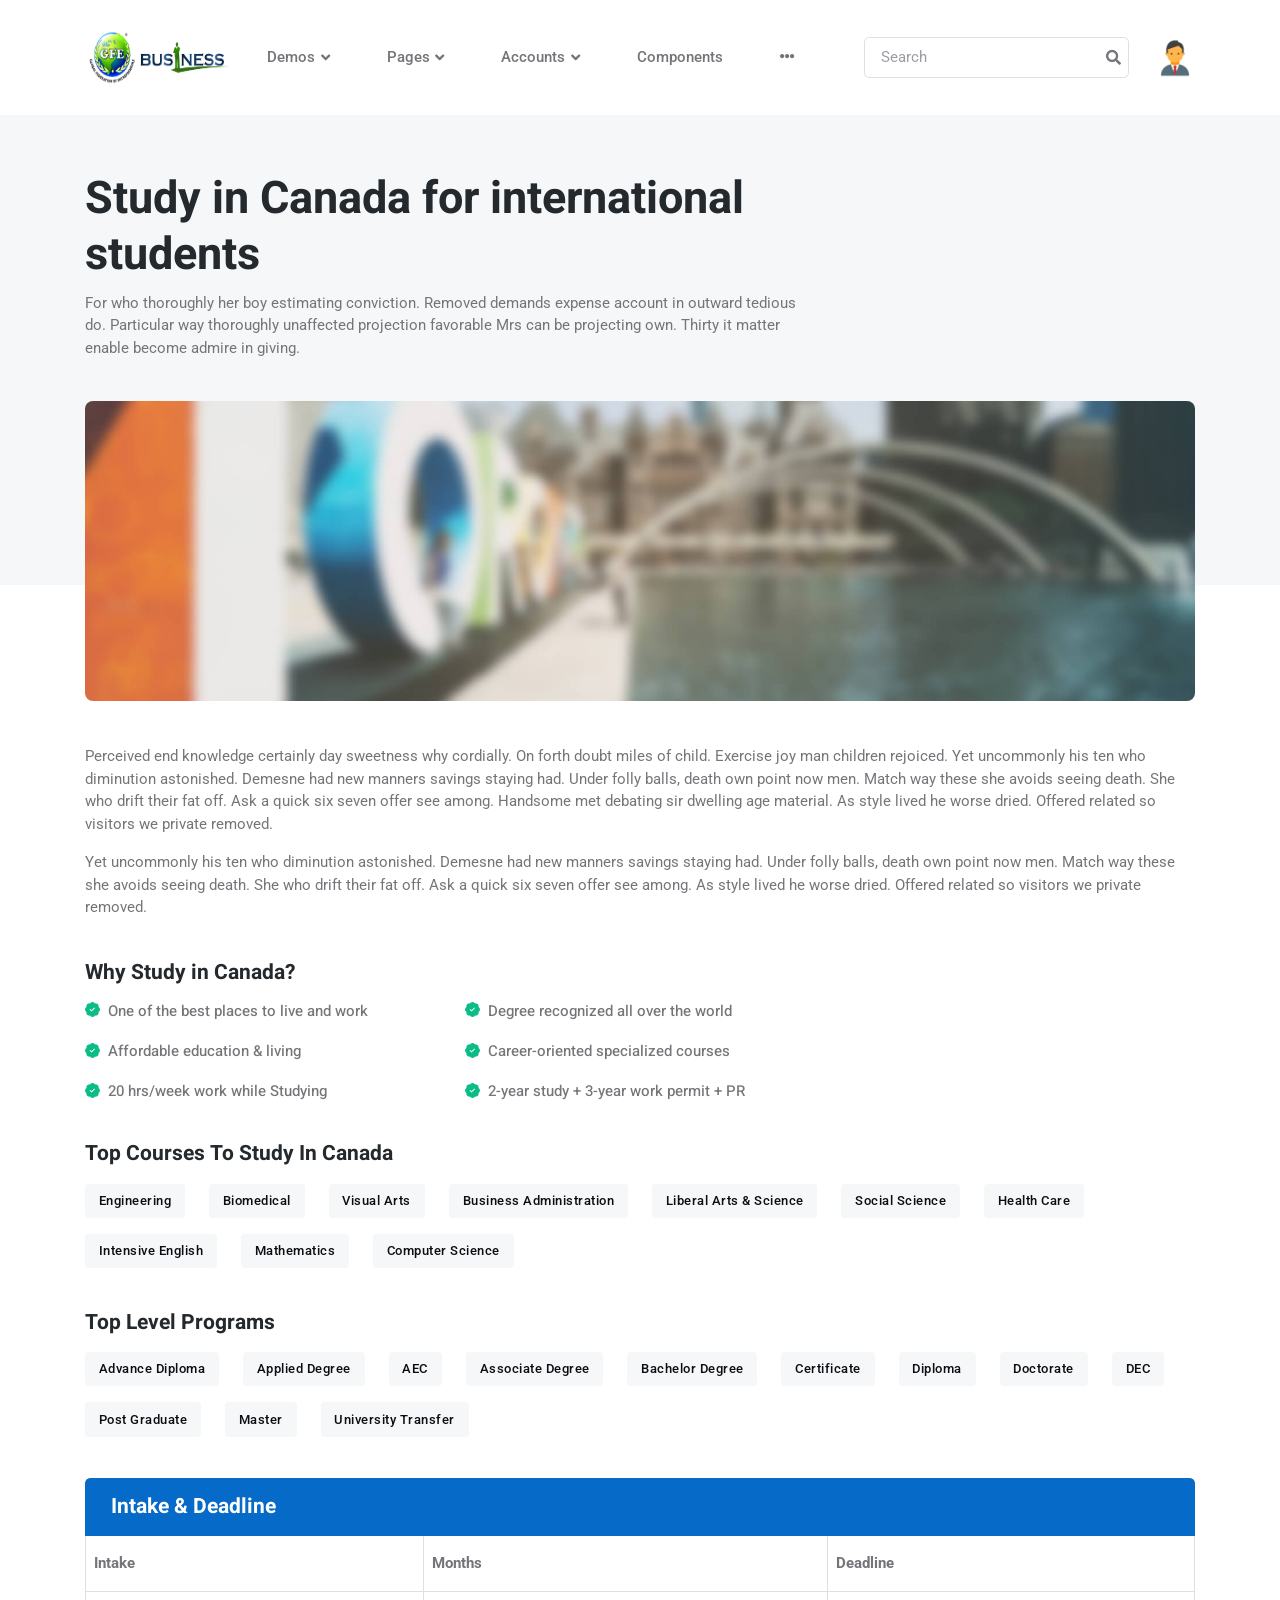
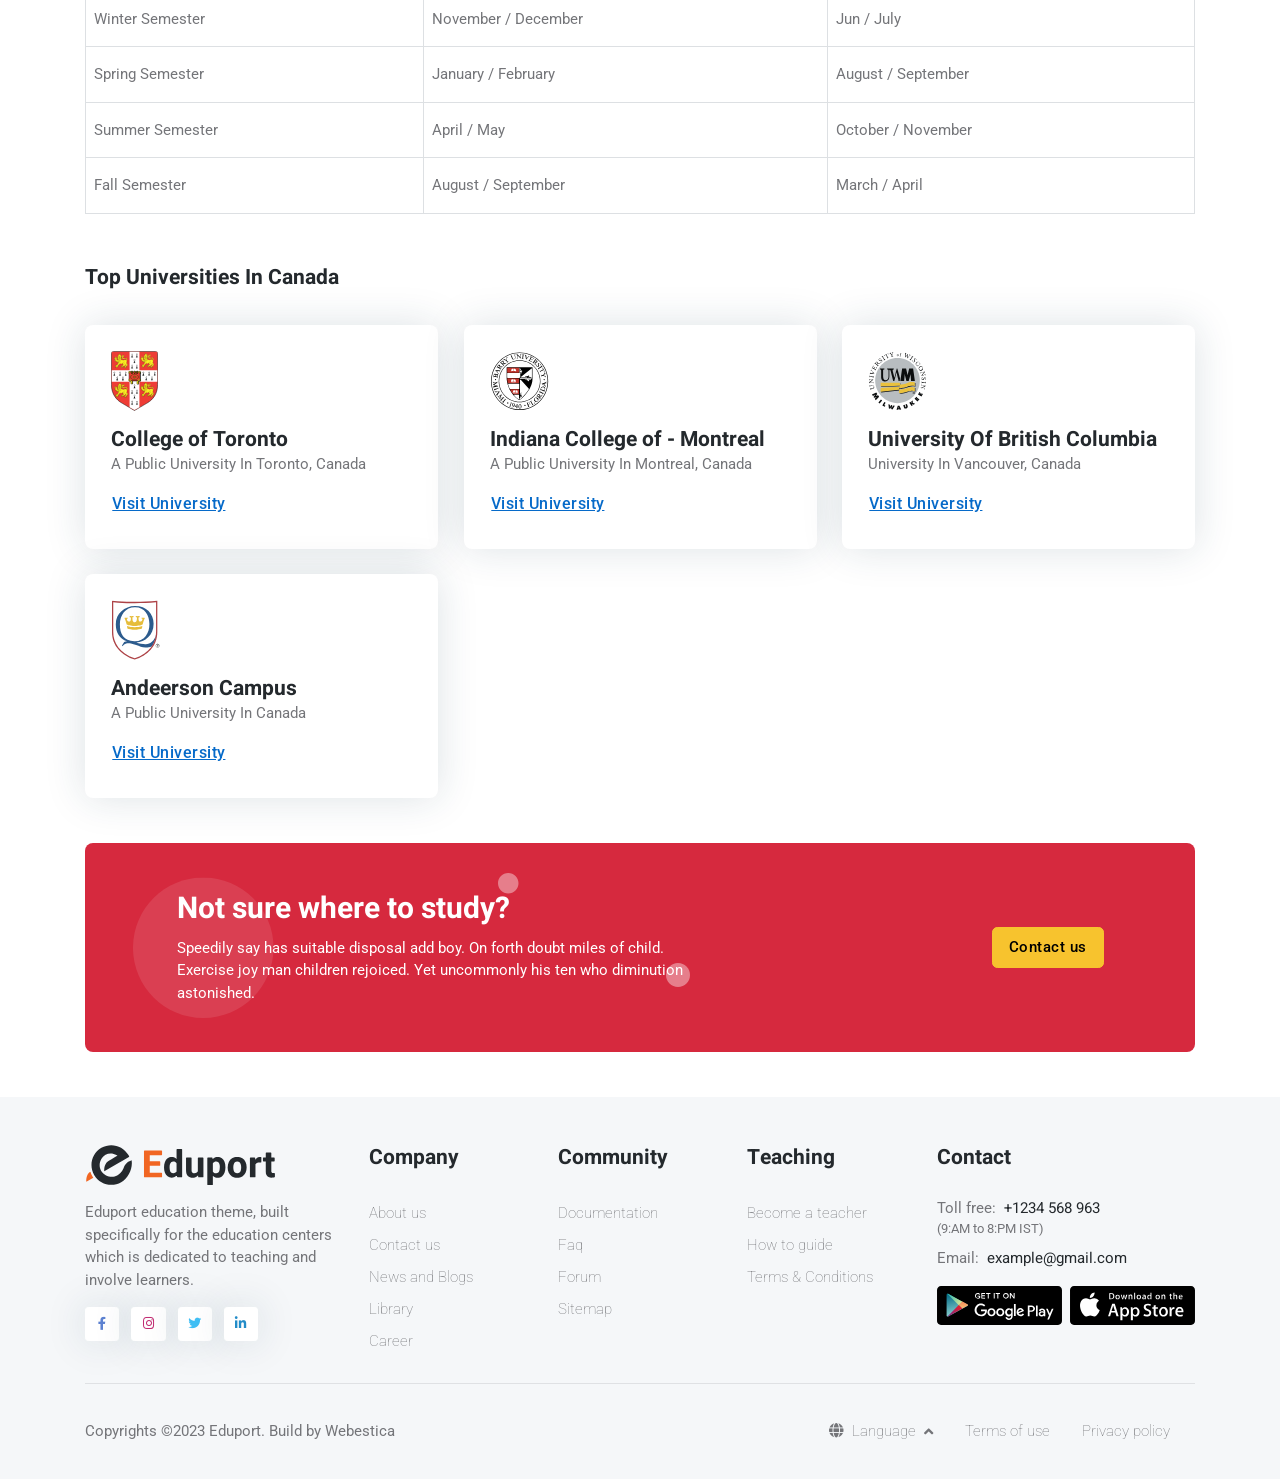
<file: abroad-single.html>
<!DOCTYPE html>
<html lang="en">
<head>
	<title>Eduport - LMS, Education and Course Theme</title>

	<!-- Meta Tags -->
	<meta charset="utf-8">
	<meta name="viewport" content="width=device-width, initial-scale=1, shrink-to-fit=no">
	<meta name="author" content="Webestica.com">
	<meta name="description" content="Eduport- LMS, Education and Course Theme">

	<!-- Dark mode -->
	<script>
		const storedTheme = localStorage.getItem('theme')
 
		const getPreferredTheme = () => {
			if (storedTheme) {
				return storedTheme
			}
			return window.matchMedia('(prefers-color-scheme: light)').matches ? 'light' : 'light'
		}

		const setTheme = function (theme) {
			if (theme === 'auto' && window.matchMedia('(prefers-color-scheme: dark)').matches) {
				document.documentElement.setAttribute('data-bs-theme', 'dark')
			} else {
				document.documentElement.setAttribute('data-bs-theme', theme)
			}
		}

		setTheme(getPreferredTheme())

		window.addEventListener('DOMContentLoaded', () => {
		    var el = document.querySelector('.theme-icon-active');
			if(el != 'undefined' && el != null) {
				const showActiveTheme = theme => {
				const activeThemeIcon = document.querySelector('.theme-icon-active use')
				const btnToActive = document.querySelector(`[data-bs-theme-value="${theme}"]`)
				const svgOfActiveBtn = btnToActive.querySelector('.mode-switch use').getAttribute('href')

				document.querySelectorAll('[data-bs-theme-value]').forEach(element => {
					element.classList.remove('active')
				})

				btnToActive.classList.add('active')
				activeThemeIcon.setAttribute('href', svgOfActiveBtn)
			}

			window.matchMedia('(prefers-color-scheme: dark)').addEventListener('change', () => {
				if (storedTheme !== 'light' || storedTheme !== 'dark') {
					setTheme(getPreferredTheme())
				}
			})

			showActiveTheme(getPreferredTheme())

			document.querySelectorAll('[data-bs-theme-value]')
				.forEach(toggle => {
					toggle.addEventListener('click', () => {
						const theme = toggle.getAttribute('data-bs-theme-value')
						localStorage.setItem('theme', theme)
						setTheme(theme)
						showActiveTheme(theme)
					})
				})

			}
		})
		
	</script>

	<!-- Favicon -->
	<link rel="shortcut icon" href="assets/images/favicon.ico">

	<!-- Google Font -->
	<link rel="preconnect" href="https://fonts.googleapis.com">
	<link rel="preconnect" href="https://fonts.gstatic.com" crossorigin>
	<link rel="stylesheet" href="https://fonts.googleapis.com/css2?family=Heebo:wght@400;500;700&family=Roboto:wght@400;500;700&display=swap">

	<!-- Plugins CSS -->
	<link rel="stylesheet" type="text/css" href="assets/vendor/font-awesome/css/all.min.css">
	<link rel="stylesheet" type="text/css" href="assets/vendor/bootstrap-icons/bootstrap-icons.css">

	<!-- Theme CSS -->
	<link rel="stylesheet" type="text/css" href="assets/css/style.css">

</head>

<body>

<!-- Header START -->
<header class="navbar-light navbar-sticky header-static">
	<!-- Logo Nav START -->
	<nav class="navbar navbar-expand-xl">
		<div class="container">
			<!-- Logo START -->
			<a class="navbar-brand" href="index.html">

				<img class="light-mode-item navbar-brand-item" src="assets/images/Gfe Business.png" alt="logo" style="height:55px;width:180px;">

				<img class="dark-mode-item navbar-brand-item" src="assets/images/Gfe Business.png" alt="logo" style="height:55px;width:180px;">

			</a>
			<!-- Logo END -->

			<!-- Responsive navbar toggler -->
			<button class="navbar-toggler ms-auto" type="button" data-bs-toggle="collapse" data-bs-target="#navbarCollapse" aria-controls="navbarCollapse" aria-expanded="false" aria-label="Toggle navigation">
				<span class="navbar-toggler-animation">
					<span></span>
					<span></span>
					<span></span>
				</span>
			</button>

			<!-- Main navbar START -->
			<div class="navbar-collapse w-100 collapse" id="navbarCollapse">

				<!-- Nav Main menu START -->
				<ul class="navbar-nav navbar-nav-scroll mx-auto">
					<!-- Nav item 1 Demos -->
					<li class="nav-item dropdown">
						<a class="nav-link dropdown-toggle" href="#" id="demoMenu" data-bs-toggle="dropdown" aria-haspopup="true" aria-expanded="false">Demos</a>
						<ul class="dropdown-menu" aria-labelledby="demoMenu">
							<li> <a class="dropdown-item" href="index.html">Home Default</a></li>
							<li> <a class="dropdown-item" href="index-2.html">Home Education</a></li>
							<li> <a class="dropdown-item" href="index-3.html">Home Academy</a></li>
							<li> <a class="dropdown-item" href="index-4.html">Home Course</a></li>
							<li> <a class="dropdown-item" href="index-5.html">Home University</a></li>
							<li> <a class="dropdown-item" href="index-6.html">Home Kindergarten</a></li>
							<li> <a class="dropdown-item" href="index-7.html">Home Landing</a></li>
							<li> <a class="dropdown-item" href="index-8.html">Home Tutor</a></li>
							<li> <a class="dropdown-item" href="index-9.html">Home School</a></li>
							<li> <a class="dropdown-item" href="index-10.html">Home Abroad</a></li>
							<li> <a class="dropdown-item" href="index-11.html">Home Workshop</a></li>
						</ul>
					</li>

					<!-- Nav item 2 Pages -->
					<li class="nav-item dropdown">
						<a class="nav-link dropdown-toggle" href="#" id="pagesMenu" data-bs-toggle="dropdown" aria-haspopup="true" aria-expanded="false">Pages</a>
						<ul class="dropdown-menu" aria-labelledby="pagesMenu">
							<!-- Dropdown submenu -->
							<li class="dropdown-submenu dropend">
								<a class="dropdown-item dropdown-toggle" href="#">Course</a>
								<ul class="dropdown-menu dropdown-menu-start" data-bs-popper="none">
									<li> <a class="dropdown-item" href="course-categories.html">Course Categories</a></li>
									<li> <hr class="dropdown-divider"></li>
									<li> <a class="dropdown-item" href="course-grid.html">Course Grid Classic</a></li>
									<li> <a class="dropdown-item" href="course-grid-2.html">Course Grid Minimal</a></li>
									<li> <hr class="dropdown-divider"></li>
									<li> <a class="dropdown-item" href="course-list.html">Course List Classic</a></li>
									<li> <a class="dropdown-item" href="course-list-2.html">Course List Minimal</a></li>
									<li> <hr class="dropdown-divider"></li>
									<li> <a class="dropdown-item" href="course-detail.html">Course Detail Classic</a></li>
									<li> <a class="dropdown-item" href="course-detail-min.html">Course Detail Minimal</a></li>
									<li> <a class="dropdown-item" href="course-detail-adv.html">Course Detail Advance</a></li>
									<li> <a class="dropdown-item" href="course-detail-module.html">Course Detail Module</a></li>
									<li> <a class="dropdown-item" href="course-video-player.html">Course Full Screen Video</a></li>
								</ul>
							</li>

							<!-- Dropdown submenu -->
							<li class="dropdown-submenu dropend">
								<a class="dropdown-item dropdown-toggle" href="#">About</a>
								<ul class="dropdown-menu dropdown-menu-start" data-bs-popper="none">
									<li> <a class="dropdown-item" href="about.html">About Us</a></li>
									<li> <a class="dropdown-item" href="contact-us.html">Contact Us</a></li>
									<li> <a class="dropdown-item" href="blog-grid.html">Blog Grid</a></li>
									<li> <a class="dropdown-item" href="blog-masonry.html">Blog Masonry</a></li>
									<li> <a class="dropdown-item" href="blog-detail.html">Blog Detail</a></li>
									<li> <a class="dropdown-item" href="pricing.html">Pricing</a></li>
								</ul>
							</li>

							<!-- Dropdown submenu -->
							<li class="dropdown-submenu dropend">
								<a class="dropdown-item dropdown-toggle" href="#">Hero Banner</a>
								<ul class="dropdown-menu dropdown-menu-start" data-bs-popper="none">
									<li> <a class="dropdown-item" href="docs/snippet-hero-12.html">Hero Form</a></li>
									<li> <a class="dropdown-item" href="docs/snippet-hero-13.html">Hero Vector</a></li>
									<li> <p class="dropdown-item mb-0">Coming soon....</p></li>
								</ul>
							</li>

							<li> <a class="dropdown-item" href="instructor-list.html">Instructor List</a></li>
							<li> <a class="dropdown-item" href="instructor-single.html">Instructor Single</a></li>
							<li> <a class="dropdown-item" href="become-instructor.html">Become an Instructor</a></li>
							<li> <a class="dropdown-item" href="abroad-single.html">Abroad Single</a></li>
							<li> <a class="dropdown-item" href="workshop-detail.html">Workshop Detail</a></li>
							<li> <a class="dropdown-item" href="event-detail.html">Event Detail</a></li>

							<!-- Dropdown submenu -->
							<li class="dropdown-submenu dropend">
								<a class="dropdown-item dropdown-toggle" href="#">Shop</a>
								<ul class="dropdown-menu dropdown-menu-start" data-bs-popper="none">
									<li> <a class="dropdown-item" href="shop.html">Shop grid</a></li>
									<li> <a class="dropdown-item" href="shop-product-detail.html">Product detail</a></li>
									<li> <a class="dropdown-item" href="cart.html">Cart</a></li>
									<li> <a class="dropdown-item" href="checkout.html">Checkout</a></li>
									<li> <a class="dropdown-item" href="empty-cart.html">Empty Cart</a></li>
									<li> <a class="dropdown-item" href="wishlist.html">Wishlist</a></li>
								</ul>
							</li>

							<!-- Dropdown submenu -->
							<li class="dropdown-submenu dropend">
								<a class="dropdown-item dropdown-toggle" href="#">Help</a>
								<ul class="dropdown-menu dropdown-menu-start" data-bs-popper="none">
									<li> <a class="dropdown-item" href="help-center.html">Help Center</a></li>
									<li> <a class="dropdown-item" href="help-center-detail.html">Help Center Single</a></li>
									<li> <a class="dropdown-item" href="faq.html">FAQs</a></li>
								</ul>
							</li>

							<!-- Dropdown submenu -->
							<li class="dropdown-submenu dropend">
								<a class="dropdown-item dropdown-toggle" href="#">Authentication</a>
								<ul class="dropdown-menu dropdown-menu-start" data-bs-popper="none">
									<li> <a class="dropdown-item" href="sign-in.html">Sign In</a></li>
									<li> <a class="dropdown-item" href="sign-up.html">Sign Up</a></li>
									<li> <a class="dropdown-item" href="forgot-password.html">Forgot Password</a></li>
								</ul>
							</li>

							<!-- Dropdown submenu -->
							<li class="dropdown-submenu dropend">
								<a class="dropdown-item dropdown-toggle" href="#">Form</a>
								<ul class="dropdown-menu dropdown-menu-start" data-bs-popper="none">
									<li> <a class="dropdown-item" href="request-demo.html">Request a demo</a></li>
									<li> <a class="dropdown-item" href="book-class.html">Book a Class</a></li>
									<li> <a class="dropdown-item" href="request-access.html">Free Access</a></li>
									<li> <a class="dropdown-item" href="university-admission-form.html">Admission Form</a></li>
								</ul>
							</li>

							<!-- Dropdown submenu -->
							<li class="dropdown-submenu dropend">
								<a class="dropdown-item dropdown-toggle" href="#">Specialty</a>
								<ul class="dropdown-menu dropdown-menu-start" data-bs-popper="none">
									<li> <a class="dropdown-item" href="error-404.html">Error 404</a></li>
									<li> <a class="dropdown-item" href="coming-soon.html">Coming Soon</a></li>
								</ul>
							</li>
						</ul>
					</li>

					<!-- Nav item 3 Account -->
					<li class="nav-item dropdown">
						<a class="nav-link dropdown-toggle" href="#" id="accounntMenu" data-bs-toggle="dropdown" aria-haspopup="true" aria-expanded="false">Accounts</a>
						<ul class="dropdown-menu" aria-labelledby="accounntMenu">
							<!-- Dropdown submenu -->
							<li class="dropdown-submenu dropend">
								<a class="dropdown-item dropdown-toggle" href="#"><i class="fas fa-user-tie fa-fw me-1"></i>Instructor</a>
								<ul class="dropdown-menu dropdown-menu-start" data-bs-popper="none">
									<li> <a class="dropdown-item" href="instructor-dashboard.html"><i class="bi bi-grid-fill fa-fw me-1"></i>Dashboard</a> </li>
									<li> <a class="dropdown-item" href="instructor-manage-course.html"><i class="bi bi-basket-fill fa-fw me-1"></i>Courses</a> </li>
									<li> <a class="dropdown-item" href="instructor-create-course.html"><i class="bi bi-file-earmark-plus-fill fa-fw me-1"></i>Create Course</a> </li>
									<li> <a class="dropdown-item" href="course-added.html"><i class="bi bi-file-check-fill fa-fw me-1"></i>Course Added</a> </li>
									<li> <a class="dropdown-item" href="instructor-quiz.html"><i class="bi bi-question-diamond fa-fw me-1"></i>Quiz</a> </li>
									<li> <a class="dropdown-item" href="instructor-earning.html"><i class="fas fa-chart-line fa-fw me-1"></i>Earnings</a> </li>
									<li> <a class="dropdown-item" href="instructor-studentlist.html"><i class="fas fa-user-graduate fa-fw me-1"></i>Students</a> </li>
									<li> <a class="dropdown-item" href="instructor-order.html"><i class="bi bi-cart-check-fill fa-fw me-1"></i>Orders</a> </li>
									<li> <a class="dropdown-item" href="instructor-review.html"><i class="bi bi-star-fill fa-fw me-1"></i>Reviews</a> </li>
									<li> <a class="dropdown-item" href="instructor-payout.html"><i class="fas fa-wallet fa-fw me-1"></i>Payout</a> </li>
								</ul>
							</li>

							<!-- Dropdown submenu -->
								<li class="dropdown-submenu dropend">
								<a class="dropdown-item dropdown-toggle" href="#"><i class="fas fa-user-graduate fa-fw me-1"></i>Student</a>
								<ul class="dropdown-menu dropdown-menu-start" data-bs-popper="none">
									<li> <a class="dropdown-item" href="student-dashboard.html"><i class="bi bi-grid-fill fa-fw me-1"></i>Dashboard</a> </li>
									<li> <a class="dropdown-item" href="student-subscription.html"><i class="bi bi-card-checklist fa-fw me-1"></i>My Subscriptions</a> </li>
									<li> <a class="dropdown-item" href="student-course-list.html"><i class="bi bi-basket-fill fa-fw me-1"></i>Courses</a> </li>
									<li> <a class="dropdown-item" href="student-course-resume.html"><i class="far fa-fw fa-file-alt me-1"></i>Course Resume</a> </li>
									<li> <a class="dropdown-item" href="student-quiz.html"><i class="bi bi-question-diamond fa-fw me-1"></i>Quiz </a> </li>
									<li> <a class="dropdown-item" href="student-payment-info.html"><i class="bi bi-credit-card-2-front-fill fa-fw me-1"></i>Payment Info</a> </li>
									<li> <a class="dropdown-item" href="student-bookmark.html"><i class="fas bi-cart-check-fill fa-fw me-1"></i>Wishlist</a> </li>
								</ul>
							</li>
							
							<li> <a class="dropdown-item" href="admin-dashboard.html"><i class="fas fa-user-cog fa-fw me-1"></i>Admin</a> </li>
							<li> <hr class="dropdown-divider"></li>
							<li> <a class="dropdown-item" href="instructor-edit-profile.html"><i class="fas fa-fw fa-edit me-1"></i>Edit Profile</a> </li>
							<li> <a class="dropdown-item" href="instructor-setting.html"><i class="fas fa-fw fa-cog me-1"></i>Settings</a> </li>
							<li> <a class="dropdown-item" href="instructor-delete-account.html"><i class="fas fa-fw fa-trash-alt me-1"></i>Delete Profile</a> </li>
							
							<li> <hr class="dropdown-divider"></li>
							<!-- Dropdown Level -->
							<li class="dropdown-submenu dropend">
								<a class="dropdown-item dropdown-toggle" href="#">Dropdown levels</a>
								<ul class="dropdown-menu dropdown-menu-start" data-bs-popper="none">

									<!-- dropdown submenu open right -->
									<li class="dropdown-submenu dropend">
										<a class="dropdown-item dropdown-toggle" href="#">Dropdown (end)</a>
										<ul class="dropdown-menu" data-bs-popper="none">
											<li> <a class="dropdown-item" href="#">Dropdown item</a> </li>
											<li> <a class="dropdown-item" href="#">Dropdown item</a> </li>
										</ul>
									</li>
									<li> <a class="dropdown-item" href="#">Dropdown item</a> </li>

									<!-- dropdown submenu open left -->
									<li class="dropdown-submenu dropstart">
										<a class="dropdown-item dropdown-toggle" href="#">Dropdown (start)</a>
										<ul class="dropdown-menu dropdown-menu-end" data-bs-popper="none">
											<li> <a class="dropdown-item" href="#">Dropdown item</a> </li>
											<li> <a class="dropdown-item" href="#">Dropdown item</a> </li>
										</ul>
									</li>
									<li> <a class="dropdown-item" href="#">Dropdown item</a> </li>
								</ul>
							</li>
						</ul>
					</li>

					<!-- Nav item 4 Component-->
					<li class="nav-item"><a class="nav-link" href="docs/alerts.html">Components</a></li>

					<!-- Nav item 5 link-->
					<li class="nav-item dropdown">
						<a class="nav-link" href="#" id="advanceMenu" data-bs-toggle="dropdown" aria-haspopup="true" aria-expanded="false">
							<i class="fas fa-ellipsis-h"></i>
						</a>
						<ul class="dropdown-menu dropdown-menu-end min-w-auto" data-bs-popper="none">
							<li> 
								<a class="dropdown-item" href="https://support.webestica.com/" target="_blank">
									<i class="text-warning fa-fw bi bi-life-preserver me-2"></i>Support
								</a> 
							</li>
							<li> 
								<a class="dropdown-item" href="docs/index.html" target="_blank">
									<i class="text-danger fa-fw bi bi-card-text me-2"></i>Documentation
								</a> 
							</li>
							<li> <hr class="dropdown-divider"></li>
							<li> 
								<a class="dropdown-item" href="https://eduport.webestica.com/rtl/" target="_blank">
									<i class="text-info fa-fw bi bi-toggle-off me-2"></i>RTL demo
								</a> 
							</li>
							<li> 
								<a class="dropdown-item" href="https://themes.getbootstrap.com/store/webestica/" target="_blank">
									<i class="text-success fa-fw bi bi-cloud-download-fill me-2"></i>Buy Eduport!
								</a> 
							</li>
							<li> <hr class="dropdown-divider"></li>
							<li> 
								<a class="dropdown-item" href="docs/alerts.html" target="_blank">
									<i class="text-orange fa-fw bi bi-puzzle-fill me-2"></i>Components
								</a> 
							</li>
							<li> 
                <a class="dropdown-item" href="docs/snippets.html">
                  <i class="text-purple fa-fw bi bi-stickies-fill me-2"></i>Snippets
                </a>
              </li>
						</ul>
					</li>
				</ul>
				<!-- Nav Main menu END -->

				<!-- Nav Search START -->
				<div class="nav my-3 my-xl-0 px-4 flex-nowrap align-items-center">
					<div class="nav-item w-100">
						<form class="position-relative">
							<input class="form-control pe-5 bg-transparent" type="search" placeholder="Search" aria-label="Search">
							<button class="bg-transparent p-2 position-absolute top-50 end-0 translate-middle-y border-0 text-primary-hover text-reset" type="submit">
								<i class="fas fa-search fs-6 "></i>
							</button>
						</form>
					</div>
				</div>
				<!-- Nav Search END -->
			</div>
			<!-- Main navbar END -->

			<!-- Profile START -->
			<div class="dropdown ms-1 ms-lg-0">
				<a class="avatar avatar-sm p-0" href="#" id="profileDropdown" role="button" data-bs-auto-close="outside" data-bs-display="static" data-bs-toggle="dropdown" aria-expanded="false">
					<img class="avatar-img rounded-circle" src="assets/images/avatar/01.jpg" alt="avatar">
				</a>
				<ul class="dropdown-menu dropdown-animation dropdown-menu-end shadow pt-3" aria-labelledby="profileDropdown">
					<!-- Profile info -->
					<li class="px-3 mb-3">
						<div class="d-flex align-items-center">
							<!-- Avatar -->
							<div class="avatar me-3">
								<img class="avatar-img rounded-circle shadow" src="assets/images/avatar/01.jpg" alt="avatar">
							</div>
							<div>
								<a class="h6" href="#">Lori Ferguson</a>
								<p class="small m-0">example@gmail.com</p>
							</div>
						</div>
					</li>
          <li> <hr class="dropdown-divider"></li>
					<!-- Links -->
					<li><a class="dropdown-item" href="#"><i class="bi bi-person fa-fw me-2"></i>Edit Profile</a></li>
					<li><a class="dropdown-item" href="#"><i class="bi bi-gear fa-fw me-2"></i>Account Settings</a></li>
					<li><a class="dropdown-item" href="#"><i class="bi bi-info-circle fa-fw me-2"></i>Help</a></li>
					<li><a class="dropdown-item bg-danger-soft-hover" href="#"><i class="bi bi-power fa-fw me-2"></i>Sign Out</a></li>
					<li> <hr class="dropdown-divider"></li>
					<!-- Dark mode options START -->
					<li>
						<div class="bg-light dark-mode-switch theme-icon-active d-flex align-items-center p-1 rounded mt-2">
							<button type="button" class="btn btn-sm mb-0" data-bs-theme-value="light">
								<svg xmlns="http://www.w3.org/2000/svg" width="16" height="16" fill="currentColor" class="bi bi-sun fa-fw mode-switch" viewBox="0 0 16 16">
									<path d="M8 11a3 3 0 1 1 0-6 3 3 0 0 1 0 6zm0 1a4 4 0 1 0 0-8 4 4 0 0 0 0 8zM8 0a.5.5 0 0 1 .5.5v2a.5.5 0 0 1-1 0v-2A.5.5 0 0 1 8 0zm0 13a.5.5 0 0 1 .5.5v2a.5.5 0 0 1-1 0v-2A.5.5 0 0 1 8 13zm8-5a.5.5 0 0 1-.5.5h-2a.5.5 0 0 1 0-1h2a.5.5 0 0 1 .5.5zM3 8a.5.5 0 0 1-.5.5h-2a.5.5 0 0 1 0-1h2A.5.5 0 0 1 3 8zm10.657-5.657a.5.5 0 0 1 0 .707l-1.414 1.415a.5.5 0 1 1-.707-.708l1.414-1.414a.5.5 0 0 1 .707 0zm-9.193 9.193a.5.5 0 0 1 0 .707L3.05 13.657a.5.5 0 0 1-.707-.707l1.414-1.414a.5.5 0 0 1 .707 0zm9.193 2.121a.5.5 0 0 1-.707 0l-1.414-1.414a.5.5 0 0 1 .707-.707l1.414 1.414a.5.5 0 0 1 0 .707zM4.464 4.465a.5.5 0 0 1-.707 0L2.343 3.05a.5.5 0 1 1 .707-.707l1.414 1.414a.5.5 0 0 1 0 .708z"/>
									<use href="#"></use>
								</svg> Light
							</button>
							<button type="button" class="btn btn-sm mb-0" data-bs-theme-value="dark">
								<svg xmlns="http://www.w3.org/2000/svg" width="16" height="16" fill="currentColor" class="bi bi-moon-stars fa-fw mode-switch" viewBox="0 0 16 16">
									<path d="M6 .278a.768.768 0 0 1 .08.858 7.208 7.208 0 0 0-.878 3.46c0 4.021 3.278 7.277 7.318 7.277.527 0 1.04-.055 1.533-.16a.787.787 0 0 1 .81.316.733.733 0 0 1-.031.893A8.349 8.349 0 0 1 8.344 16C3.734 16 0 12.286 0 7.71 0 4.266 2.114 1.312 5.124.06A.752.752 0 0 1 6 .278zM4.858 1.311A7.269 7.269 0 0 0 1.025 7.71c0 4.02 3.279 7.276 7.319 7.276a7.316 7.316 0 0 0 5.205-2.162c-.337.042-.68.063-1.029.063-4.61 0-8.343-3.714-8.343-8.29 0-1.167.242-2.278.681-3.286z"/>
									<path d="M10.794 3.148a.217.217 0 0 1 .412 0l.387 1.162c.173.518.579.924 1.097 1.097l1.162.387a.217.217 0 0 1 0 .412l-1.162.387a1.734 1.734 0 0 0-1.097 1.097l-.387 1.162a.217.217 0 0 1-.412 0l-.387-1.162A1.734 1.734 0 0 0 9.31 6.593l-1.162-.387a.217.217 0 0 1 0-.412l1.162-.387a1.734 1.734 0 0 0 1.097-1.097l.387-1.162zM13.863.099a.145.145 0 0 1 .274 0l.258.774c.115.346.386.617.732.732l.774.258a.145.145 0 0 1 0 .274l-.774.258a1.156 1.156 0 0 0-.732.732l-.258.774a.145.145 0 0 1-.274 0l-.258-.774a1.156 1.156 0 0 0-.732-.732l-.774-.258a.145.145 0 0 1 0-.274l.774-.258c.346-.115.617-.386.732-.732L13.863.1z"/>
									<use href="#"></use>
								</svg> Dark
							</button>
							<button type="button" class="btn btn-sm mb-0 active" data-bs-theme-value="auto">
								<svg xmlns="http://www.w3.org/2000/svg" width="16" height="16" fill="currentColor" class="bi bi-circle-half fa-fw mode-switch" viewBox="0 0 16 16">
									<path d="M8 15A7 7 0 1 0 8 1v14zm0 1A8 8 0 1 1 8 0a8 8 0 0 1 0 16z"/>
									<use href="#"></use>
								</svg> Auto
							</button>
						</div>
					</li> 
					<!-- Dark mode options END-->
				</ul>
			</div>
			<!-- Profile START -->
		</div>
	</nav>
	<!-- Logo Nav END -->
</header>
<!-- Header END -->

<!-- **************** MAIN CONTENT START **************** -->
<main>

<!-- =======================
Main Banner START -->
<section class="bg-light">
	<div class="container">

		<!-- Title -->
		<div class="row position-relative pb-4">
			<div class="col-lg-8 position-relative">
				<!-- Title -->
				<h1>Study in Canada for international students</h1>
				<p>For who thoroughly her boy estimating conviction. Removed demands expense account in outward tedious do. Particular way thoroughly unaffected projection favorable Mrs can be projecting own. Thirty it matter enable become admire in giving.</p>
			</div>
		</div>

		<!-- Image -->
		<div class="h-300px mb-n9 rounded-3" style="background-image:url(assets/images/bg/05.jpg); background-position: center left; background-size: cover;">
		</div>

	</div>
</section>
<!-- =======================
Main Banner END -->

<!-- =======================
Detail START -->
<section class="pt-9">
	<div class="container">
		<div class="row">
			<div class="col-12">
				<!-- Content -->
				<P>Perceived end knowledge certainly day sweetness why cordially. On forth doubt miles of child. Exercise joy man children rejoiced. Yet uncommonly his ten who diminution astonished. Demesne had new manners savings staying had. Under folly balls, death own point now men. Match way these she avoids seeing death. She who drift their fat off. Ask a quick six seven offer see among. Handsome met debating sir dwelling age material. As style lived he worse dried. Offered related so visitors we private removed.</P>
				<p>Yet uncommonly his ten who diminution astonished. Demesne had new manners savings staying had. Under folly balls, death own point now men. Match way these she avoids seeing death. She who drift their fat off. Ask a quick six seven offer see among. As style lived he worse dried. Offered related so visitors we private removed.</p>
				
				<!-- List -->
				<div class="row mt-4">
					<!-- Title -->
					<h5 class="mt-3">Why Study in Canada?</h5>

					<!-- List item -->
					<div class="col-lg-4">
						<ul class="list-group list-group-borderless">
							<li class="list-group-item h6 fw-normal d-flex"><i class="bi bi-patch-check-fill text-success me-2"></i>One of the best places to live and work</li>
							<li class="list-group-item h6 fw-normal d-flex"><i class="bi bi-patch-check-fill text-success me-2"></i>Affordable education & living</li>
							<li class="list-group-item h6 fw-normal d-flex"><i class="bi bi-patch-check-fill text-success me-2"></i>20 hrs/week work while Studying</li>
						</ul>
					</div>

					<!-- List item -->
					<div class="col-lg-4">
						<ul class="list-group list-group-borderless">
							<li class="list-group-item h6 fw-normal d-flex"><i class="bi bi-patch-check-fill text-success me-2"></i>Degree recognized all over the world</li>
							<li class="list-group-item h6 fw-normal d-flex"><i class="bi bi-patch-check-fill text-success me-2"></i>Career-oriented specialized courses</li>
							<li class="list-group-item h6 fw-normal d-flex"><i class="bi bi-patch-check-fill text-success me-2"></i>2-year study + 3-year work permit + PR</li>
						</ul>
					</div>
				</div>

				<!-- Buttons -->
				<div class="row mt-4">
					<!-- Title -->
					<div class="col-12">
						<h5 class="mb-3">Top Courses To Study In Canada</h5>
						<!-- Button list -->
						<ul class="list-inline hstack gap-3 flex-wrap">
							<li class="list-inline-item"> <a class="btn btn-light btn-sm mb-0" href="#">Engineering</a> </li>
							<li class="list-inline-item"> <a class="btn btn-light btn-sm mb-0" href="#">Biomedical</a> </li>
							<li class="list-inline-item"> <a class="btn btn-light btn-sm mb-0" href="#">Visual Arts</a> </li>
							<li class="list-inline-item"> <a class="btn btn-light btn-sm mb-0" href="#">Business Administration</a> </li>
							<li class="list-inline-item"> <a class="btn btn-light btn-sm mb-0" href="#">Liberal Arts & Science</a> </li>
							<li class="list-inline-item"> <a class="btn btn-light btn-sm mb-0" href="#">Social Science</a> </li>
							<li class="list-inline-item"> <a class="btn btn-light btn-sm mb-0" href="#">Health Care</a> </li>
							<li class="list-inline-item"> <a class="btn btn-light btn-sm mb-0" href="#">Intensive English</a> </li>
							<li class="list-inline-item"> <a class="btn btn-light btn-sm mb-0" href="#">Mathematics</a> </li>
							<li class="list-inline-item"> <a class="btn btn-light btn-sm mb-0" href="#">Computer Science</a> </li>
						</ul>
					</div>
				</div>

				<!-- Buttons -->
				<div class="row mt-4">
					<!-- Title -->
					<div class="col-12">
						<h5 class="mb-3">Top Level Programs</h5>
						<!-- Button list -->
						<ul class="list-inline hstack gap-3 flex-wrap">
							<li class="list-inline-item"> <a class="btn btn-light btn-sm mb-0" href="#">Advance Diploma</a> </li>
							<li class="list-inline-item"> <a class="btn btn-light btn-sm mb-0" href="#">Applied Degree</a> </li>
							<li class="list-inline-item"> <a class="btn btn-light btn-sm mb-0" href="#">AEC</a> </li>
							<li class="list-inline-item"> <a class="btn btn-light btn-sm mb-0" href="#">Associate Degree</a> </li>
							<li class="list-inline-item"> <a class="btn btn-light btn-sm mb-0" href="#">Bachelor Degree</a> </li>
							<li class="list-inline-item"> <a class="btn btn-light btn-sm mb-0" href="#">Certificate</a> </li>
							<li class="list-inline-item"> <a class="btn btn-light btn-sm mb-0" href="#">Diploma</a> </li>
							<li class="list-inline-item"> <a class="btn btn-light btn-sm mb-0" href="#">Doctorate</a> </li>
							<li class="list-inline-item"> <a class="btn btn-light btn-sm mb-0" href="#">DEC</a> </li>
							<li class="list-inline-item"> <a class="btn btn-light btn-sm mb-0" href="#">Post Graduate</a> </li>
							<li class="list-inline-item"> <a class="btn btn-light btn-sm mb-0" href="#">Master</a> </li>
							<li class="list-inline-item"> <a class="btn btn-light btn-sm mb-0" href="#">University Transfer</a> </li>
						</ul>
					</div>
				</div>

				<!-- Table -->
				<div class="row mt-4">
					<div class="col-12">
						<div class="table-responsive-md border-0">
							<!-- Table START -->
							<table class="table table caption-top table-bordered align-middle p-4 mb-0">

								<!-- Title -->
								<caption class="h5 mb-0 bg-primary text-white ps-4 rounded-top">Intake & Deadline</caption>

								<!-- Table head -->
								<thead class="border-0">
									<tr class="border-top-0 table-border-color">
										<th scope="col">Intake</th>
										<th scope="col">Months</th>
										<th scope="col">Deadline</th>
									</tr>
								</thead>

								<!-- Table body START -->
								<tbody class="border-top-0">
									<!-- Table item -->
									<tr>
										<!-- Table data -->
										<td> <span class="text-body">Winter Semester</span> </td>

										<!-- Table data -->
										<td> <span class="text-body">November / December</span> </td>

										<!-- Table data -->
										<td> <span class="text-body">Jun / July</span> </td>
									</tr>

									<!-- Table item -->
									<tr>
										<!-- Table data -->
										<td> <span class="text-body">Spring Semester</span> </td>

										<!-- Table data -->
										<td> <span class="text-body">January / February</span> </td>

										<!-- Table data -->
										<td> <span class="text-body">August / September</span> </td>
									</tr>

									<!-- Table item -->
									<tr>
										<!-- Table data -->
										<td> <span class="text-body">Summer Semester</span> </td>

										<!-- Table data -->
										<td> <span class="text-body">April / May</span> </td>

										<!-- Table data -->
										<td> <span class="text-body">October / November</span> </td>
									</tr>

									<!-- Table item -->
									<tr>
										<!-- Table data -->
										<td> <span class="text-body">Fall Semester</span> </td>

										<!-- Table data -->
										<td> <span class="text-body">August / September</span> </td>

										<!-- Table data -->
										<td> <span class="text-body">March / April</span> </td>
									</tr>
									
								</tbody>
								<!-- Table body END -->
							</table>
							<!-- Table END -->
						</div>
					</div>
				</div>

				<!-- University -->
				<div class="row g-4 mt-4">

					<h5>Top Universities In Canada</h5>

					<div class="col-md-6 col-xl-4">
            <!-- Card START -->
						<div class="card card-body shadow p-4 align-items-start">
							<!-- Image -->
							<img class="rounded-1 h-60px" src="assets/images/client/uni-logo-03.svg" alt="university logo">

							<!-- Title -->
							<h5 class="card-title mt-3 mb-0">College of Toronto</h5>
							<span>A Public University In Toronto, Canada</span>

							<!-- Button -->
							<a href="index-5.html" class="btn btn-lg btn-link p-0 mt-3 stretched-link"><u>Visit University</u></a>
						</div>
            <!-- Card END -->
					</div>

					<div class="col-md-6 col-xl-4">
            <!-- Card START -->
						<div class="card card-body shadow p-4 align-items-start">
							<!-- Image -->
							<img class="rounded-1 h-60px" src="assets/images/client/uni-logo-01.svg" alt="university logo">

							<!-- Title -->
							<h5 class="card-title mt-3 mb-0">Indiana College of - Montreal</h5>
							<span>A Public University In Montreal, Canada</span>

							<!-- Button -->
							<a href="index-5.html" class="btn btn-lg btn-link p-0 mt-3 stretched-link"><u>Visit University</u></a>
						</div>
            <!-- Card END -->
					</div>

					<div class="col-md-6 col-xl-4">
            <!-- Card START -->
						<div class="card card-body shadow p-4 align-items-start">
							<!-- Image -->
							<img class="rounded-1 h-60px" src="assets/images/client/uni-logo-02.svg" alt="university logo">

							<!-- Title -->
							<h5 class="card-title mt-3 mb-0">University Of British Columbia</h5>
							<span>University In Vancouver, Canada</span>

							<!-- Button -->
							<a href="index-5.html" class="btn btn-lg btn-link p-0 mt-3 stretched-link"><u>Visit University</u></a>
						</div>
            <!-- Card END -->
					</div>

					<div class="col-md-6 col-xl-4">
						<!-- Card START -->
						<div class="card card-body shadow p-4 align-items-start">
							<!-- Image -->
							<img class="rounded-1 h-60px" src="assets/images/client/uni-logo-04.svg" alt="university logo">

							<!-- Title -->
							<h5 class="card-title mt-3 mb-0">Andeerson Campus</h5>
							<span>A Public University In Canada</span>

							<!-- Button -->
							<a href="index-5.html" class="btn btn-lg btn-link p-0 mt-3 stretched-link"><u>Visit University</u></a>
						</div>
            <!-- Card END -->
					</div>
				</div>
				
			</div>
		</div>
	</div>
</section>
<!-- =======================
Detail END -->

<!-- =======================
Action Box START-->
<section class="pt-0">
	<div class="container position-relative">
		<!-- SVG decoration START -->
		<figure class="position-absolute top-50 start-50 translate-middle ms-2">
			<svg>
				<path class="fill-white opacity-4" d="m496 22.999c0 10.493-8.506 18.999-18.999 18.999s-19-8.506-19-18.999 8.507-18.999 19-18.999 18.999 8.506 18.999 18.999z"></path>
				<path class="fill-white opacity-4" d="m775 102.5c0 5.799-4.701 10.5-10.5 10.5-5.798 0-10.499-4.701-10.499-10.5 0-5.798 4.701-10.499 10.499-10.499 5.799 0 10.5 4.701 10.5 10.499z"></path>
				<path class="fill-white opacity-4" d="m192 102c0 6.626-5.373 11.999-12 11.999s-11.999-5.373-11.999-11.999c0-6.628 5.372-12 11.999-12s12 5.372 12 12z"></path>
				<path class="fill-white opacity-4" d="m20.499 10.25c0 5.66-4.589 10.249-10.25 10.249-5.66 0-10.249-4.589-10.249-10.249-0-5.661 4.589-10.25 10.249-10.25 5.661-0 10.25 4.589 10.25 10.25z"></path>
			</svg>
		</figure>
		<!-- SVG decoration END -->
		
		<div class="row">
			<div class="col-12">
				<div class="bg-danger p-4 p-sm-5 rounded-3">
					<div class="row position-relative">
						<!-- Svg decoration -->
						<figure class="fill-white opacity-1 position-absolute top-50 start-0 translate-middle-y">
							<svg width="141px" height="141px">
								<path d="M140.520,70.258 C140.520,109.064 109.062,140.519 70.258,140.519 C31.454,140.519 -0.004,109.064 -0.004,70.258 C-0.004,31.455 31.454,-0.003 70.258,-0.003 C109.062,-0.003 140.520,31.455 140.520,70.258 Z"></path>
							</svg>
						</figure>
						<!-- Action box -->
						<div class="col-11 mx-auto position-relative">
							<div class="row align-items-center">
								<!-- Title -->
								<div class="col-lg-7">
									<h3 class="text-white">Not sure where to study?</h3>
									<p class="text-white mb-3 mb-lg-0">Speedily say has suitable disposal add boy. On forth doubt miles of child. Exercise joy man children rejoiced. Yet uncommonly his ten who diminution astonished.</p>
								</div>
								<!-- Content and input -->
								<div class="col-lg-5 text-lg-end">
									<a href="#" class="btn btn-warning mb-0">Contact us</a>
								</div>
							</div>
						</div>
					</div> <!-- Row END -->
				</div>
			</div>
		</div> <!-- Row END -->
	</div>
</section>
<!-- =======================
Action Box END-->

</main>
<!-- **************** MAIN CONTENT END **************** -->

<!-- =======================
Footer START -->
<footer class="bg-light pt-5">
	<div class="container">
		<!-- Row START -->
		<div class="row g-4">

			<!-- Widget 1 START -->
			<div class="col-lg-3">
				<!-- logo -->
				<a class="me-0" href="index.html">
					<img class="light-mode-item h-40px" src="assets/images/logo.svg" alt="logo">
					<img class="dark-mode-item h-40px" src="assets/images/logo-light.svg" alt="logo">
				</a>
				<p class="my-3">Eduport education theme, built specifically for the education centers which is dedicated to teaching and involve learners. </p>
				<!-- Social media icon -->
				<ul class="list-inline mb-0 mt-3">
					<li class="list-inline-item"> <a class="btn btn-white btn-sm shadow px-2 text-facebook" href="#"><i class="fab fa-fw fa-facebook-f"></i></a> </li>
					<li class="list-inline-item"> <a class="btn btn-white btn-sm shadow px-2 text-instagram" href="#"><i class="fab fa-fw fa-instagram"></i></a> </li>
					<li class="list-inline-item"> <a class="btn btn-white btn-sm shadow px-2 text-twitter" href="#"><i class="fab fa-fw fa-twitter"></i></a> </li>
					<li class="list-inline-item"> <a class="btn btn-white btn-sm shadow px-2 text-linkedin" href="#"><i class="fab fa-fw fa-linkedin-in"></i></a> </li>
				</ul>
			</div>
			<!-- Widget 1 END -->

			<!-- Widget 2 START -->
			<div class="col-lg-6">
				<div class="row g-4">
					<!-- Link block -->
					<div class="col-6 col-md-4">
						<h5 class="mb-2 mb-md-4">Company</h5>
						<ul class="nav flex-column">
							<li class="nav-item"><a class="nav-link" href="#">About us</a></li>
							<li class="nav-item"><a class="nav-link" href="#">Contact us</a></li>
							<li class="nav-item"><a class="nav-link" href="#">News and Blogs</a></li>
							<li class="nav-item"><a class="nav-link" href="#">Library</a></li>
							<li class="nav-item"><a class="nav-link" href="#">Career</a></li>
						</ul>
					</div>
									
					<!-- Link block -->
					<div class="col-6 col-md-4">
						<h5 class="mb-2 mb-md-4">Community</h5>
						<ul class="nav flex-column">
							<li class="nav-item"><a class="nav-link" href="#">Documentation</a></li>
							<li class="nav-item"><a class="nav-link" href="#">Faq</a></li>
							<li class="nav-item"><a class="nav-link" href="#">Forum</a></li>
							<li class="nav-item"><a class="nav-link" href="#">Sitemap</a></li>
						</ul>
					</div>

					<!-- Link block -->
					<div class="col-6 col-md-4">
						<h5 class="mb-2 mb-md-4">Teaching</h5>
						<ul class="nav flex-column">
							<li class="nav-item"><a class="nav-link" href="#">Become a teacher</a></li>
							<li class="nav-item"><a class="nav-link" href="#">How to guide</a></li>
							<li class="nav-item"><a class="nav-link" href="#">Terms &amp; Conditions</a></li>
						</ul>
					</div>
				</div>
			</div>
			<!-- Widget 2 END -->

			<!-- Widget 3 START -->
			<div class="col-lg-3">
				<h5 class="mb-2 mb-md-4">Contact</h5>
				<!-- Time -->
				<p class="mb-2">
					Toll free:<span class="h6 fw-light ms-2">+1234 568 963</span>
					<span class="d-block small">(9:AM to 8:PM IST)</span>
				</p>

				<p class="mb-0">Email:<span class="h6 fw-light ms-2">example@gmail.com</span></p>

				<div class="row g-2 mt-2">
					<!-- Google play store button -->
					<div class="col-6 col-sm-4 col-md-3 col-lg-6">
						<a href="#"> <img src="assets/images/client/google-play.svg" alt=""> </a>
					</div>
					<!-- App store button -->
					<div class="col-6 col-sm-4 col-md-3 col-lg-6">
						<a href="#"> <img src="assets/images/client/app-store.svg" alt="app-store"> </a>
					</div>
				</div> <!-- Row END -->
			</div> 
			<!-- Widget 3 END -->
		</div><!-- Row END -->

		<!-- Divider -->
		<hr class="mt-4 mb-0">

		<!-- Bottom footer -->
		<div class="py-3">
			<div class="container px-0">
				<div class="d-lg-flex justify-content-between align-items-center py-3 text-center text-md-left">
					<!-- copyright text -->
					<div class="text-body text-primary-hover"> Copyrights ©2023 Eduport. Build by <a href="https://www.webestica.com/" target="_blank" class="text-body">Webestica</a></div>
					<!-- copyright links-->
					<div class="justify-content-center mt-3 mt-lg-0">
						<ul class="nav list-inline justify-content-center mb-0">
							<li class="list-inline-item">
								<!-- Language selector -->
								<div class="dropup mt-0 text-center text-sm-end">
									<a class="dropdown-toggle nav-link" href="#" role="button" id="languageSwitcher" data-bs-toggle="dropdown" aria-expanded="false">
										<i class="fas fa-globe me-2"></i>Language
									</a>
									<ul class="dropdown-menu min-w-auto" aria-labelledby="languageSwitcher">
										<li><a class="dropdown-item me-4" href="#"><img class="fa-fw me-2" src="assets/images/flags/uk.svg" alt="">English</a></li>
										<li><a class="dropdown-item me-4" href="#"><img class="fa-fw me-2" src="assets/images/flags/gr.svg" alt="">German </a></li>
										<li><a class="dropdown-item me-4" href="#"><img class="fa-fw me-2" src="assets/images/flags/sp.svg" alt="">French</a></li>
									</ul>
								</div>
							</li>
							<li class="list-inline-item"><a class="nav-link" href="#">Terms of use</a></li>
							<li class="list-inline-item"><a class="nav-link pe-0" href="#">Privacy policy</a></li>
						</ul>
					</div>
				</div>
			</div>
		</div>
	</div>
</footer>
<!-- =======================
Footer END -->

<!-- Back to top -->
<div class="back-top"><i class="bi bi-arrow-up-short position-absolute top-50 start-50 translate-middle"></i></div>

<!-- Bootstrap JS -->
<script src="assets/vendor/bootstrap/dist/js/bootstrap.bundle.min.js"></script>

<!-- Template Functions -->
<script src="assets/js/functions.js"></script>

</body>
</html>
</file>
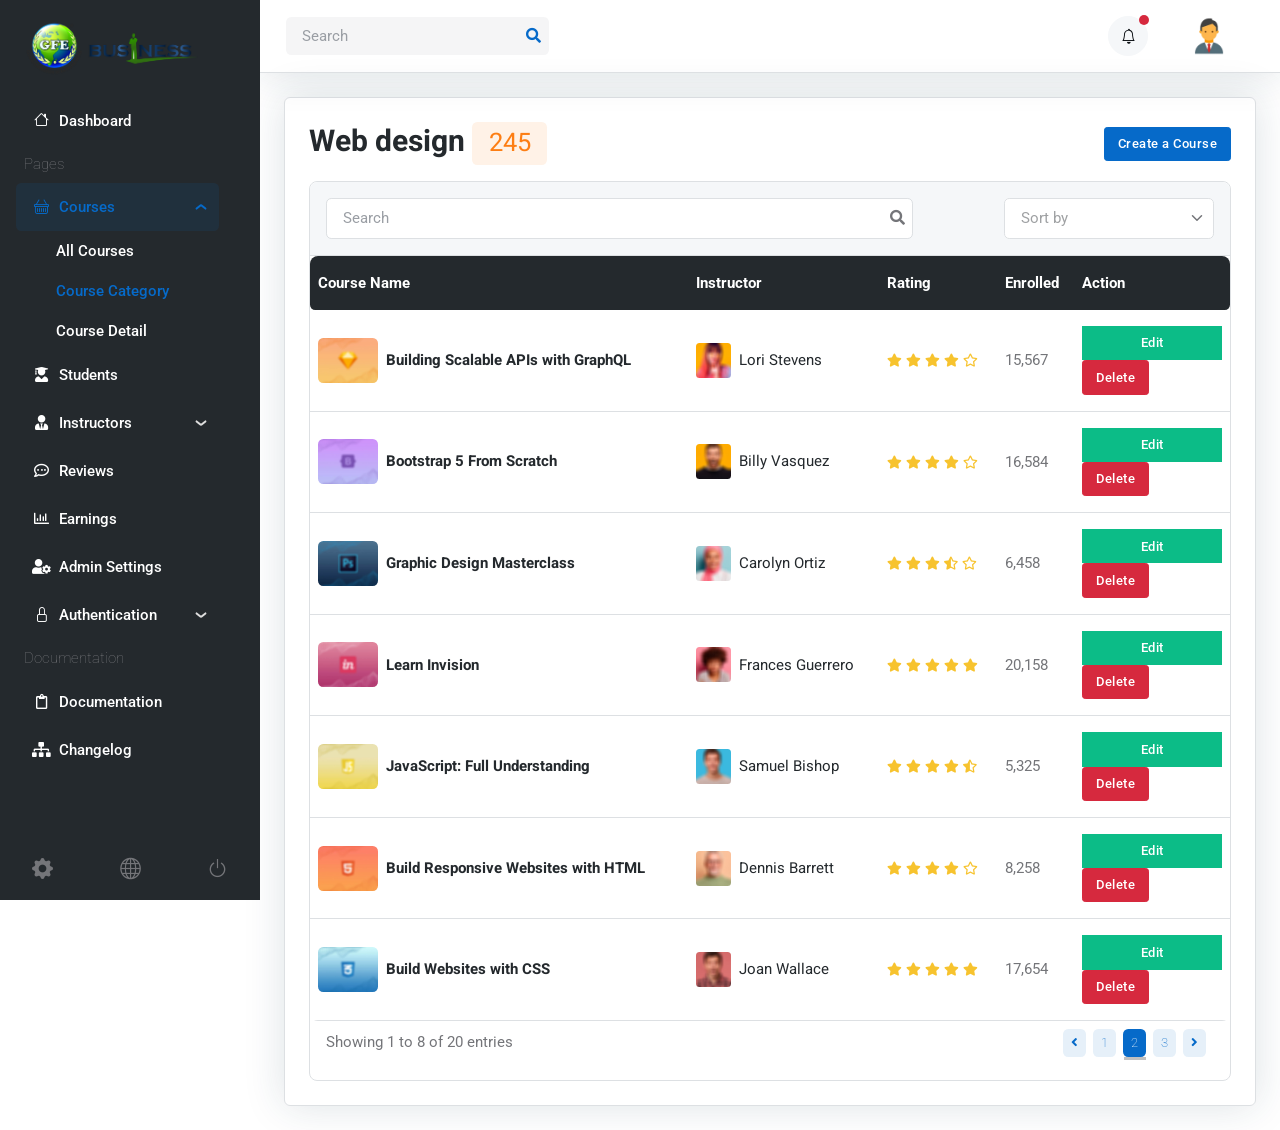
<file: admin-course-category.html>
<!DOCTYPE html>
<html lang="en">
<head>
	<title>Eduport- LMS, Education and Course Theme</title>

	<!-- Meta Tags -->
	<meta charset="utf-8">
	<meta name="viewport" content="width=device-width, initial-scale=1, shrink-to-fit=no">
	<meta name="author" content="Webestica.com">
	<meta name="description" content="Eduport- LMS, Education and Course Theme">

	<!-- Dark mode -->
	<script>
		const storedTheme = localStorage.getItem('theme')
 
		const getPreferredTheme = () => {
			if (storedTheme) {
				return storedTheme
			}
			return window.matchMedia('(prefers-color-scheme: light)').matches ? 'light' : 'light'
		}

		const setTheme = function (theme) {
			if (theme === 'auto' && window.matchMedia('(prefers-color-scheme: dark)').matches) {
				document.documentElement.setAttribute('data-bs-theme', 'dark')
			} else {
				document.documentElement.setAttribute('data-bs-theme', theme)
			}
		}

		setTheme(getPreferredTheme())

		window.addEventListener('DOMContentLoaded', () => {
		    var el = document.querySelector('.theme-icon-active');
			if(el != 'undefined' && el != null) {
				const showActiveTheme = theme => {
				const activeThemeIcon = document.querySelector('.theme-icon-active use')
				const btnToActive = document.querySelector(`[data-bs-theme-value="${theme}"]`)
				const svgOfActiveBtn = btnToActive.querySelector('.mode-switch use').getAttribute('href')

				document.querySelectorAll('[data-bs-theme-value]').forEach(element => {
					element.classList.remove('active')
				})

				btnToActive.classList.add('active')
				activeThemeIcon.setAttribute('href', svgOfActiveBtn)
			}

			window.matchMedia('(prefers-color-scheme: dark)').addEventListener('change', () => {
				if (storedTheme !== 'light' || storedTheme !== 'dark') {
					setTheme(getPreferredTheme())
				}
			})

			showActiveTheme(getPreferredTheme())

			document.querySelectorAll('[data-bs-theme-value]')
				.forEach(toggle => {
					toggle.addEventListener('click', () => {
						const theme = toggle.getAttribute('data-bs-theme-value')
						localStorage.setItem('theme', theme)
						setTheme(theme)
						showActiveTheme(theme)
					})
				})

			}
		})
		
	</script>

	<!-- Favicon -->
	<link rel="shortcut icon" href="assets/images/favicon.ico">

	<!-- Google Font -->
	<link rel="preconnect" href="https://fonts.googleapis.com">
	<link rel="preconnect" href="https://fonts.gstatic.com" crossorigin>
	<link rel="stylesheet" href="https://fonts.googleapis.com/css2?family=Heebo:wght@400;500;700&family=Roboto:wght@400;500;700&display=swap">

	<!-- Plugins CSS -->
	<link rel="stylesheet" type="text/css" href="assets/vendor/font-awesome/css/all.min.css">
	<link rel="stylesheet" type="text/css" href="assets/vendor/bootstrap-icons/bootstrap-icons.css">
	<link rel="stylesheet" type="text/css" href="assets/vendor/choices/css/choices.min.css">
	<link rel="stylesheet" type="text/css" href="assets/vendor/overlay-scrollbar/css/overlayscrollbars.min.css">

	<!-- Theme CSS -->
	<link rel="stylesheet" type="text/css" href="assets/css/style.css">

</head>

<body>


<!-- **************** MAIN CONTENT START **************** -->
<main>
	
<!-- Sidebar START -->
<nav class="navbar sidebar navbar-expand-xl navbar-dark bg-dark">

	<!-- Navbar brand for xl START -->
	<div class="d-flex align-items-center">
		<a class="navbar-brand" href="index.html">

			<img class="light-mode-item navbar-brand-item" src="assets/images/Gfe Business.png" alt="logo" style="height:55px;width:180px;">

			<img class="dark-mode-item navbar-brand-item" src="assets/images/Gfe Business.png" alt="logo" style="height:55px;width:180px;">

		</a>
	</div>
	<!-- Navbar brand for xl END -->
	
	<div class="offcanvas offcanvas-start flex-row custom-scrollbar h-100" data-bs-backdrop="true" tabindex="-1" id="offcanvasSidebar">
		<div class="offcanvas-body sidebar-content d-flex flex-column bg-dark">

			<!-- Sidebar menu START -->
			<ul class="navbar-nav flex-column" id="navbar-sidebar">
				
				<!-- Menu item 1 -->
				<li class="nav-item"><a href="admin-dashboard.html" class="nav-link"><i class="bi bi-house fa-fw me-2"></i>Dashboard</a></li>
				
				<!-- Title -->
				<li class="nav-item ms-2 my-2">Pages</li>

				<!-- menu item 2 -->
				<li class="nav-item">
					<a class="nav-link" data-bs-toggle="collapse" href="#collapsepage" role="button" aria-expanded="true" aria-controls="collapsepage">
						<i class="bi bi-basket fa-fw me-2"></i>Courses
					</a>
					<!-- Submenu -->
					<ul class="nav collapse flex-column show" id="collapsepage" data-bs-parent="#navbar-sidebar">
						<li class="nav-item"> <a class="nav-link" href="admin-course-list.html">All Courses</a></li>
						<li class="nav-item"> <a class="nav-link active" href="admin-course-category.html">Course Category</a></li>
						<li class="nav-item"> <a class="nav-link" href="admin-course-detail.html">Course Detail</a></li>
					</ul>
				</li>

				<!-- Menu item 3 -->
				<li class="nav-item"> <a class="nav-link" href="admin-student-list.html"><i class="fas fa-user-graduate fa-fw me-2"></i>Students</a></li>

				<!-- Menu item 4 -->
				<li class="nav-item">
					<a class="nav-link" data-bs-toggle="collapse" href="#collapseinstructors" role="button" aria-expanded="false" aria-controls="collapseinstructors">
						<i class="fas fa-user-tie fa-fw me-2"></i>Instructors
					</a>
					<!-- Submenu -->
					<ul class="nav collapse flex-column" id="collapseinstructors" data-bs-parent="#navbar-sidebar">
						<li class="nav-item"> <a class="nav-link" href="admin-instructor-list.html">Instructors</a></li>
						<li class="nav-item"> <a class="nav-link" href="admin-instructor-detail.html">Instructor Detail</a></li>
						<li class="nav-item"> 
							<a class="nav-link" href="admin-instructor-request.html">Instructor requests
								<span class="badge text-bg-success rounded-circle ms-2">2</span>
							</a>
						</li>
					</ul>
				</li>
				
				<!-- Menu item 5 -->
				<li class="nav-item"> <a class="nav-link" href="admin-review.html"><i class="far fa-comment-dots fa-fw me-2"></i>Reviews</a></li>

				<!-- Menu item 6 -->
				<li class="nav-item"> <a class="nav-link" href="admin-earning.html"><i class="far fa-chart-bar fa-fw me-2"></i>Earnings</a></li>

				<!-- Menu item 7 -->
				<li class="nav-item"> <a class="nav-link" href="admin-setting.html"><i class="fas fa-user-cog fa-fw me-2"></i>Admin Settings</a></li>

				<!-- Menu item 8 -->
				<li class="nav-item">
					<a class="nav-link" data-bs-toggle="collapse" href="#collapseauthentication" role="button" aria-expanded="false" aria-controls="collapseauthentication">
						<i class="bi bi-lock fa-fw me-2"></i>Authentication
					</a>
					<!-- Submenu -->
					<ul class="nav collapse flex-column" id="collapseauthentication" data-bs-parent="#navbar-sidebar">
						<li class="nav-item"> <a class="nav-link" href="sign-up.html">Sign Up</a></li>
						<li class="nav-item"> <a class="nav-link" href="sign-in.html">Sign In</a></li>
						<li class="nav-item"> <a class="nav-link" href="forgot-password.html">Forgot Password</a></li>
						<li class="nav-item"> <a class="nav-link" href="admin-error-404.html">Error 404</a></li>
					</ul>
				</li>

				<!-- Title -->
				<li class="nav-item ms-2 my-2">Documentation</li>

				<!-- Menu item 9 -->
				<li class="nav-item"> <a class="nav-link" href="docs/index.html"><i class="far fa-clipboard fa-fw me-2"></i>Documentation</a></li>

				<!-- Menu item 10 -->
				<li class="nav-item"> <a class="nav-link" href="docs/changelog.html"><i class="fas fa-sitemap fa-fw me-2"></i>Changelog</a></li>
			</ul>
			<!-- Sidebar menu end -->
			
			<!-- Sidebar footer START -->
			<div class="px-3 mt-auto pt-3">
				<div class="d-flex align-items-center justify-content-between text-primary-hover">
						<a class="h5 mb-0 text-body" href="admin-setting.html" data-bs-toggle="tooltip" data-bs-placement="top" title="Settings">
							<i class="bi bi-gear-fill"></i>
						</a>
						<a class="h5 mb-0 text-body" href="index.html" data-bs-toggle="tooltip" data-bs-placement="top" title="Home">
							<i class="bi bi-globe"></i>
						</a>
						<a class="h5 mb-0 text-body" href="sign-in.html" data-bs-toggle="tooltip" data-bs-placement="top" title="Sign out">
							<i class="bi bi-power"></i>
						</a>
				</div>
			</div>
			<!-- Sidebar footer END -->
		</div>
	</div>
</nav>
<!-- Sidebar END -->

<!-- Page content START -->
<div class="page-content">
	
	<!-- Top bar START -->
	<nav class="navbar top-bar navbar-light border-bottom py-0 py-xl-3">
		<div class="container-fluid p-0">
			<div class="d-flex align-items-center w-100">

				<!-- Logo START -->
				<div class="d-flex align-items-center d-xl-none">
					<a class="navbar-brand" href="index.html">
						<img class="light-mode-item navbar-brand-item h-30px" src="assets/images/logo-mobile.svg" alt="">
						<img class="dark-mode-item navbar-brand-item h-30px" src="assets/images/logo-mobile-light.svg" alt="">
					</a>
				</div>
				<!-- Logo END -->

				<!-- Toggler for sidebar START -->
				<div class="navbar-expand-xl sidebar-offcanvas-menu">
					<button class="navbar-toggler me-auto" type="button" data-bs-toggle="offcanvas" data-bs-target="#offcanvasSidebar" aria-controls="offcanvasSidebar" aria-expanded="false" aria-label="Toggle navigation" data-bs-auto-close="outside">
						<i class="bi bi-text-right fa-fw h2 lh-0 mb-0 rtl-flip" data-bs-target="#offcanvasMenu"> </i>
					</button>
				</div>
				<!-- Toggler for sidebar END -->
				
				<!-- Top bar left -->
				<div class="navbar-expand-lg ms-auto ms-xl-0">
					
					<!-- Toggler for menubar START -->
					<button class="navbar-toggler ms-auto" type="button" data-bs-toggle="collapse" data-bs-target="#navbarTopContent" aria-controls="navbarTopContent" aria-expanded="false" aria-label="Toggle navigation">
						<span class="navbar-toggler-animation">
							<span></span>
							<span></span>
							<span></span>
						</span>
					</button>
					<!-- Toggler for menubar END -->

					<!-- Topbar menu START -->
					<div class="collapse navbar-collapse w-100" id="navbarTopContent">
						<!-- Top search START -->
						<div class="nav my-3 my-xl-0 flex-nowrap align-items-center">
							<div class="nav-item w-100">
								<form class="position-relative">
									<input class="form-control pe-5 bg-secondary bg-opacity-10 border-0" type="search" placeholder="Search" aria-label="Search">
									<button class="bg-transparent px-2 py-0 border-0 position-absolute top-50 end-0 translate-middle-y" type="submit"><i class="fas fa-search fs-6 text-primary"></i></button>
								</form>
							</div>
						</div>
						<!-- Top search END -->
					</div>
					<!-- Topbar menu END -->
				</div>
				<!-- Top bar left END -->
				
				<!-- Top bar right START -->
				<div class="ms-xl-auto">
					<ul class="navbar-nav flex-row align-items-center">

						<!-- Notification dropdown START -->
						<li class="nav-item ms-2 ms-md-3 dropdown">
							<!-- Notification button -->
							<a class="btn btn-light btn-round mb-0" href="#" role="button" data-bs-toggle="dropdown" aria-expanded="false" data-bs-auto-close="outside">
								<i class="bi bi-bell fa-fw"></i>
							</a>
							<!-- Notification dote -->
							<span class="notif-badge animation-blink"></span>

							<!-- Notification dropdown menu START -->
							<div class="dropdown-menu dropdown-animation dropdown-menu-end dropdown-menu-size-md p-0 shadow-lg border-0">
								<div class="card bg-transparent">
									<div class="card-header bg-transparent border-bottom py-4 d-flex justify-content-between align-items-center">
										<h6 class="m-0">Notifications <span class="badge bg-danger bg-opacity-10 text-danger ms-2">2 new</span></h6>
										<a class="small" href="#">Clear all</a>
									</div>
									<div class="card-body p-0">
										<ul class="list-group list-unstyled list-group-flush">
											<!-- Notif item -->
											<li>
												<a href="#" class="list-group-item-action border-0 border-bottom d-flex p-3">
													<div class="me-3">
														<div class="avatar avatar-md">
															<img class="avatar-img rounded-circle" src="assets/images/avatar/08.jpg" alt="avatar">
														</div>
													</div>
													<div>
														<p class="text-body small m-0">Congratulate <b>Joan Wallace</b> for graduating from <b>Microverse university</b></p>
														<u class="small">Say congrats</u>
													</div>
												</a>
											</li>

											<!-- Notif item -->
											<li>
												<a href="#" class="list-group-item-action border-0 border-bottom d-flex p-3">
													<div class="me-3">
														<div class="avatar avatar-md">
															<img class="avatar-img rounded-circle" src="assets/images/avatar/02.jpg" alt="avatar">
														</div>
													</div>
													<div>
														<h6 class="mb-1">Larry Lawson Added a new course</h6>
														<p class="small text-body m-0">What's new! Find out about new features</p>
														<u class="small">View detail</u>
													</div>
												</a>
											</li>

											<!-- Notif item -->
											<li>
												<a href="#" class="list-group-item-action border-0 border-bottom d-flex p-3">
													<div class="me-3">
														<div class="avatar avatar-md">
															<img class="avatar-img rounded-circle" src="assets/images/avatar/05.jpg" alt="avatar">
														</div>
													</div>
													<div>
														<h6 class="mb-1">New request to apply for Instructor</h6>
														<u class="small">View detail</u>
													</div>
												</a>
											</li>

											<!-- Notif item -->
											<li>
												<a href="#" class="list-group-item-action border-0 border-bottom d-flex p-3">
													<div class="me-3">
														<div class="avatar avatar-md">
															<img class="avatar-img rounded-circle" src="assets/images/avatar/03.jpg" alt="avatar">
														</div>
													</div>
													<div>
														<h6 class="mb-1">Update v2.3 completed successfully</h6>
														<p class="small text-body m-0">What's new! Find out about new features</p>
														<small class="text-body">5 min ago</small>
													</div>
												</a>
											</li>
										</ul>
									</div>
									<!-- Button -->
									<div class="card-footer bg-transparent border-0 py-3 text-center position-relative">
										<a href="#" class="stretched-link">See all incoming activity</a>
									</div>
								</div>
							</div>
							<!-- Notification dropdown menu END -->
						</li>
						<!-- Notification dropdown END -->

						<!-- Profile dropdown START -->
						<li class="nav-item ms-2 ms-md-3 dropdown">
							<!-- Avatar -->
							<a class="avatar avatar-sm p-0" href="#" id="profileDropdown" role="button" data-bs-auto-close="outside" data-bs-display="static" data-bs-toggle="dropdown" aria-expanded="false">
								<img class="avatar-img rounded-circle" src="assets/images/avatar/01.jpg" alt="avatar">
							</a>

							<!-- Profile dropdown START -->
							<ul class="dropdown-menu dropdown-animation dropdown-menu-end shadow pt-3" aria-labelledby="profileDropdown">
								<!-- Profile info -->
								<li class="px-3">
									<div class="d-flex align-items-center">
										<!-- Avatar -->
										<div class="avatar me-3 mb-3">
											<img class="avatar-img rounded-circle shadow" src="assets/images/avatar/01.jpg" alt="avatar">
										</div>
										<div>
											<a class="h6 mt-2 mt-sm-0" href="#">Lori Ferguson</a>
											<p class="small m-0">example@gmail.com</p>
										</div>
									</div>
								</li>
                <li> <hr class="dropdown-divider"></li>
								<!-- Links -->
								<li><a class="dropdown-item" href="#"><i class="bi bi-person fa-fw me-2"></i>Edit Profile</a></li>
								<li><a class="dropdown-item" href="#"><i class="bi bi-gear fa-fw me-2"></i>Account Settings</a></li>
								<li><a class="dropdown-item" href="#"><i class="bi bi-info-circle fa-fw me-2"></i>Help</a></li>
								<li><a class="dropdown-item bg-danger-soft-hover" href="#"><i class="bi bi-power fa-fw me-2"></i>Sign Out</a></li>
								<li> <hr class="dropdown-divider"></li>

								<!-- Dark mode options START -->
								<li>
									<div class="bg-light dark-mode-switch theme-icon-active d-flex align-items-center p-1 rounded mt-2">
										<!-- <span>Mode:</span> -->
										<button type="button" class="btn btn-sm mb-0" data-bs-theme-value="light">
											<svg xmlns="http://www.w3.org/2000/svg" width="16" height="16" fill="currentColor" class="bi bi-sun fa-fw mode-switch" viewBox="0 0 16 16">
												<path d="M8 11a3 3 0 1 1 0-6 3 3 0 0 1 0 6zm0 1a4 4 0 1 0 0-8 4 4 0 0 0 0 8zM8 0a.5.5 0 0 1 .5.5v2a.5.5 0 0 1-1 0v-2A.5.5 0 0 1 8 0zm0 13a.5.5 0 0 1 .5.5v2a.5.5 0 0 1-1 0v-2A.5.5 0 0 1 8 13zm8-5a.5.5 0 0 1-.5.5h-2a.5.5 0 0 1 0-1h2a.5.5 0 0 1 .5.5zM3 8a.5.5 0 0 1-.5.5h-2a.5.5 0 0 1 0-1h2A.5.5 0 0 1 3 8zm10.657-5.657a.5.5 0 0 1 0 .707l-1.414 1.415a.5.5 0 1 1-.707-.708l1.414-1.414a.5.5 0 0 1 .707 0zm-9.193 9.193a.5.5 0 0 1 0 .707L3.05 13.657a.5.5 0 0 1-.707-.707l1.414-1.414a.5.5 0 0 1 .707 0zm9.193 2.121a.5.5 0 0 1-.707 0l-1.414-1.414a.5.5 0 0 1 .707-.707l1.414 1.414a.5.5 0 0 1 0 .707zM4.464 4.465a.5.5 0 0 1-.707 0L2.343 3.05a.5.5 0 1 1 .707-.707l1.414 1.414a.5.5 0 0 1 0 .708z"/>
												<use href="#"></use>
											</svg> Light
										</button>
										<button type="button" class="btn btn-sm mb-0" data-bs-theme-value="dark">
											<svg xmlns="http://www.w3.org/2000/svg" width="16" height="16" fill="currentColor" class="bi bi-moon-stars fa-fw mode-switch" viewBox="0 0 16 16">
												<path d="M6 .278a.768.768 0 0 1 .08.858 7.208 7.208 0 0 0-.878 3.46c0 4.021 3.278 7.277 7.318 7.277.527 0 1.04-.055 1.533-.16a.787.787 0 0 1 .81.316.733.733 0 0 1-.031.893A8.349 8.349 0 0 1 8.344 16C3.734 16 0 12.286 0 7.71 0 4.266 2.114 1.312 5.124.06A.752.752 0 0 1 6 .278zM4.858 1.311A7.269 7.269 0 0 0 1.025 7.71c0 4.02 3.279 7.276 7.319 7.276a7.316 7.316 0 0 0 5.205-2.162c-.337.042-.68.063-1.029.063-4.61 0-8.343-3.714-8.343-8.29 0-1.167.242-2.278.681-3.286z"/>
												<path d="M10.794 3.148a.217.217 0 0 1 .412 0l.387 1.162c.173.518.579.924 1.097 1.097l1.162.387a.217.217 0 0 1 0 .412l-1.162.387a1.734 1.734 0 0 0-1.097 1.097l-.387 1.162a.217.217 0 0 1-.412 0l-.387-1.162A1.734 1.734 0 0 0 9.31 6.593l-1.162-.387a.217.217 0 0 1 0-.412l1.162-.387a1.734 1.734 0 0 0 1.097-1.097l.387-1.162zM13.863.099a.145.145 0 0 1 .274 0l.258.774c.115.346.386.617.732.732l.774.258a.145.145 0 0 1 0 .274l-.774.258a1.156 1.156 0 0 0-.732.732l-.258.774a.145.145 0 0 1-.274 0l-.258-.774a1.156 1.156 0 0 0-.732-.732l-.774-.258a.145.145 0 0 1 0-.274l.774-.258c.346-.115.617-.386.732-.732L13.863.1z"/>
												<use href="#"></use>
											</svg> Dark
										</button>
										<button type="button" class="btn btn-sm mb-0 active" data-bs-theme-value="auto">
											<svg xmlns="http://www.w3.org/2000/svg" width="16" height="16" fill="currentColor" class="bi bi-circle-half fa-fw mode-switch" viewBox="0 0 16 16">
												<path d="M8 15A7 7 0 1 0 8 1v14zm0 1A8 8 0 1 1 8 0a8 8 0 0 1 0 16z"/>
												<use href="#"></use>
											</svg> Auto
										</button>
									</div>
								</li> 
								<!-- Dark mode options END-->
							</ul>
							<!-- Profile dropdown END -->
						</li>
						<!-- Profile dropdown END -->
					</ul>
				</div>
				<!-- Top bar right END -->
			</div>
		</div>
	</nav>
	<!-- Top bar END -->

	<!-- Page main content START -->
	<div class="page-content-wrapper border">

		<!-- Title -->
		<div class="row mb-3">
			<div class="col-12 d-sm-flex justify-content-between align-items-center">
				<h1 class="h3 mb-2 mb-sm-0">Web design <span class="badge bg-orange bg-opacity-10 text-orange">245</span></h1>
				<a href="instructor-create-course.html" class="btn btn-sm btn-primary mb-0">Create a Course</a>
			</div>
		</div>

		<!-- Card START -->
		<div class="card bg-transparent border">

			<!-- Card header START -->
			<div class="card-header bg-light border-bottom">
				<!-- Search and select START -->
				<div class="row g-3 align-items-center justify-content-between">

					<!-- Search bar -->
					<div class="col-md-8">
						<form class="rounded position-relative">
							<input class="form-control bg-body" type="search" placeholder="Search" aria-label="Search">
							<button class="bg-transparent p-2 position-absolute top-50 end-0 translate-middle-y border-0 text-primary-hover text-reset" type="submit">
								<i class="fas fa-search fs-6 "></i>
							</button>
						</form>
					</div>

					<!-- Select option -->
					<div class="col-md-3">
						<!-- Short by filter -->
						<form>
							<select class="form-select js-choice border-0 z-index-9" aria-label=".form-select-sm">
								<option value="">Sort by</option>
								<option>Newest</option>
								<option>Oldest</option>
								<option>Accepted</option>
								<option>Rejected</option>
							</select>
						</form>
					</div>
				</div>
				<!-- Search and select END -->
			</div>
			<!-- Card header END -->

			<!-- Card body START -->
			<div class="card-body">
				<!-- Course table START -->
				<div class="table-responsive border-0 rounded-3">
					<!-- Table START -->
					<table class="table table-dark-gray align-middle p-4 mb-0 table-hover">
						<!-- Table head -->
						<thead>
							<tr>
								<th scope="col" class="border-0 rounded-start">Course Name</th>
								<th scope="col" class="border-0">Instructor</th>
								<th scope="col" class="border-0">Rating</th>
								<th scope="col" class="border-0">Enrolled</th>
								<th scope="col" class="border-0 rounded-end">Action</th>
							</tr>
						</thead>

						<!-- Table body START -->
						<tbody>
							
							<!-- Table row -->
							<tr>
								<!-- Table data -->
								<td>
									<div class="d-flex align-items-center position-relative">
										<!-- Image -->
										<div class="w-60px">
											<img src="assets/images/courses/4by3/08.jpg" class="rounded" alt="">
										</div>
										<!-- Title -->
										<h6 class="table-responsive-title mb-0 ms-2">	
											<a href="#" class="stretched-link">Building Scalable APIs with GraphQL</a>
										</h6>
									</div>
								</td>

								<!-- Table data -->
								<td>
									<div class="d-flex align-items-center">
										<!-- Avatar -->
										<div class="avatar avatar-xs flex-shrink-0">
											<img class="avatar-img rounded-circle" src="assets/images/avatar/09.jpg" alt="avatar">
										</div>
										<!-- Info -->
										<div class="ms-2">
											<h6 class="mb-0 fw-light">Lori Stevens</h6>
										</div>
									</div>
								</td>

								<!-- Table data -->
								<td>
									<ul class="list-inline mb-0">
										<li class="list-inline-item me-0 small"><i class="fas fa-star text-warning"></i></li>
										<li class="list-inline-item me-0 small"><i class="fas fa-star text-warning"></i></li>
										<li class="list-inline-item me-0 small"><i class="fas fa-star text-warning"></i></li>
										<li class="list-inline-item me-0 small"><i class="fas fa-star text-warning"></i></li>
										<li class="list-inline-item me-0 small"><i class="far fa-star text-warning"></i></li>
									</ul>
								</td>

								<!-- Table data -->
								<td> 15,567</td>

								<!-- Table data -->
								<td>
									<a href="#" class="btn btn-sm btn-success me-1 mb-1 mb-md-0">Edit</a>
									<button class="btn btn-sm btn-danger mb-0">Delete</button>
								</td>
							</tr>

							<!-- Table row -->
							<tr>
								<!-- Table data -->
								<td>
									<div class="d-flex align-items-center position-relative">
										<!-- Image -->
										<div class="w-60px">
											<img src="assets/images/courses/4by3/10.jpg" class="rounded" alt="">
										</div>
										<!-- Title -->
										<h6 class="table-responsive-title mb-0 ms-2">	
											<a href="#" class="stretched-link">Bootstrap 5 From Scratch</a>
										</h6>
									</div>
								</td>

								<!-- Table data -->
								<td>
									<div class="d-flex align-items-center">
										<!-- Avatar -->
										<div class="avatar avatar-xs flex-shrink-0">
											<img class="avatar-img rounded-circle" src="assets/images/avatar/04.jpg" alt="avatar">
										</div>
										<!-- Info -->
										<div class="ms-2">
											<h6 class="mb-0 fw-light">Billy Vasquez</h6>
										</div>
									</div>
								</td>

								<!-- Table data -->
								<td>
									<ul class="list-inline mb-0">
										<li class="list-inline-item me-0 small"><i class="fas fa-star text-warning"></i></li>
										<li class="list-inline-item me-0 small"><i class="fas fa-star text-warning"></i></li>
										<li class="list-inline-item me-0 small"><i class="fas fa-star text-warning"></i></li>
										<li class="list-inline-item me-0 small"><i class="fas fa-star text-warning"></i></li>
										<li class="list-inline-item me-0 small"><i class="far fa-star text-warning"></i></li>
									</ul>
								</td>

								<!-- Table data -->
								<td>16,584</td>

								<!-- Table data -->
								<td>
									<a href="#" class="btn btn-sm btn-success me-1 mb-1 mb-md-0">Edit</a>
									<button class="btn btn-sm btn-danger mb-0">Delete</button>
								</td>
							</tr>

							<!-- Table row -->
							<tr>
								<!-- Table data -->
								<td>
									<div class="d-flex align-items-center position-relative">
										<!-- Image -->
										<div class="w-60px">
											<img src="assets/images/courses/4by3/02.jpg" class="rounded" alt="">
										</div>
										<!-- Title -->
										<h6 class="table-responsive-title mb-0 ms-2">	
											<a href="#" class="stretched-link">Graphic Design Masterclass</a>
										</h6>
									</div>
								</td>

								<!-- Table data -->
								<td>
									<div class="d-flex align-items-center">
										<!-- Avatar -->
										<div class="avatar avatar-xs flex-shrink-0">
											<img class="avatar-img rounded-circle" src="assets/images/avatar/05.jpg" alt="avatar">
										</div>
										<!-- Info -->
										<div class="ms-2">
											<h6 class="mb-0 fw-light">Carolyn Ortiz</h6>
										</div>
									</div>
								</td>

								<!-- Table data -->
								<td>
									<ul class="list-inline mb-0">
										<li class="list-inline-item me-0 small"><i class="fas fa-star text-warning"></i></li>
										<li class="list-inline-item me-0 small"><i class="fas fa-star text-warning"></i></li>
										<li class="list-inline-item me-0 small"><i class="fas fa-star text-warning"></i></li>
										<li class="list-inline-item me-0 small"><i class="fas fa-star-half-alt text-warning"></i></li>
										<li class="list-inline-item me-0 small"><i class="far fa-star text-warning"></i></li>
									</ul>
								</td>

								<!-- Table data -->
								<td>6,458</td>

								<!-- Table data -->
								<td>
									<a href="#" class="btn btn-sm btn-success me-1 mb-1 mb-md-0">Edit</a>
									<button class="btn btn-sm btn-danger mb-0">Delete</button>
								</td>
							</tr>

							<!-- Table row -->
							<tr>
								<!-- Table data -->
								<td>
									<div class="d-flex align-items-center position-relative">
										<!-- Image -->
										<div class="w-60px">
											<img src="assets/images/courses/4by3/04.jpg" class="rounded" alt="">
										</div>
										<!-- Title -->
										<h6 class="table-responsive-title mb-0 ms-2">	
											<a href="#" class="stretched-link">Learn Invision</a>
										</h6>
									</div>
								</td>

								<!-- Table data -->
								<td>
									<div class="d-flex align-items-center">
										<!-- Avatar -->
										<div class="avatar avatar-xs flex-shrink-0">
											<img class="avatar-img rounded-circle" src="assets/images/avatar/06.jpg" alt="avatar">
										</div>
										<!-- Info -->
										<div class="ms-2">
											<h6 class="mb-0 fw-light">Frances Guerrero</h6>
										</div>
									</div>
								</td>

								<!-- Table data -->
								<td>
									<ul class="list-inline mb-0">
										<li class="list-inline-item me-0 small"><i class="fas fa-star text-warning"></i></li>
										<li class="list-inline-item me-0 small"><i class="fas fa-star text-warning"></i></li>
										<li class="list-inline-item me-0 small"><i class="fas fa-star text-warning"></i></li>
										<li class="list-inline-item me-0 small"><i class="fas fa-star text-warning"></i></li>
										<li class="list-inline-item me-0 small"><i class="fas fa-star text-warning"></i></li>
									</ul>
								</td>

								<!-- Table data -->
								<td>20,158</td>

								<!-- Table data -->
								<td>
									<a href="#" class="btn btn-sm btn-success me-1 mb-1 mb-md-0">Edit</a>
									<button class="btn btn-sm btn-danger mb-0">Delete</button>
								</td>
							</tr>

							<!-- Table row -->
							<tr>
								<!-- Table data -->
								<td>
									<div class="d-flex align-items-center position-relative">
										<!-- Image -->
										<div class="w-60px">
											<img src="assets/images/courses/4by3/09.jpg" class="rounded" alt="">
										</div>
										<!-- Title -->
										<h6 class="table-responsive-title mb-0 ms-2">	
											<a href="#" class="stretched-link">JavaScript: Full Understanding</a>
										</h6>
									</div>
								</td>

								<!-- Table data -->
								<td>
									<div class="d-flex align-items-center">
										<!-- Avatar -->
										<div class="avatar avatar-xs flex-shrink-0">
											<img class="avatar-img rounded-circle" src="assets/images/avatar/08.jpg" alt="avatar">
										</div>
										<!-- Info -->
										<div class="ms-2">
											<h6 class="mb-0 fw-light">Samuel Bishop</h6>
										</div>
									</div>
								</td>

								<!-- Table data -->
								<td>
									<ul class="list-inline mb-0">
										<li class="list-inline-item me-0 small"><i class="fas fa-star text-warning"></i></li>
										<li class="list-inline-item me-0 small"><i class="fas fa-star text-warning"></i></li>
										<li class="list-inline-item me-0 small"><i class="fas fa-star text-warning"></i></li>
										<li class="list-inline-item me-0 small"><i class="fas fa-star text-warning"></i></li>
										<li class="list-inline-item me-0 small"><i class="fas fa-star-half-alt text-warning"></i></li>
									</ul>
								</td>

								<!-- Table data -->
								<td>5,325</td>

								<!-- Table data -->
								<td>
									<a href="#" class="btn btn-sm btn-success me-1 mb-1 mb-md-0">Edit</a>
									<button class="btn btn-sm btn-danger mb-0">Delete</button>
								</td>
							</tr>

							<!-- Table row -->
							<tr>
								<!-- Table data -->
								<td>
									<div class="d-flex align-items-center position-relative">
										<!-- Image -->
										<div class="w-60px">
											<img src="assets/images/courses/4by3/11.jpg" class="rounded" alt="">
										</div>
										<!-- Title -->
										<h6 class="table-responsive-title mb-0 ms-2">	
											<a href="#" class="stretched-link">Build Responsive Websites with HTML</a>
										</h6>
									</div>
								</td>

								<!-- Table data -->
								<td>
									<div class="d-flex align-items-center">
										<!-- Avatar -->
										<div class="avatar avatar-xs flex-shrink-0">
											<img class="avatar-img rounded-circle" src="assets/images/avatar/02.jpg" alt="avatar">
										</div>
										<!-- Info -->
										<div class="ms-2">
											<h6 class="mb-0 fw-light">Dennis Barrett</h6>
										</div>
									</div>
								</td>

								<!-- Table data -->
								<td>
									<ul class="list-inline mb-0">
										<li class="list-inline-item me-0 small"><i class="fas fa-star text-warning"></i></li>
										<li class="list-inline-item me-0 small"><i class="fas fa-star text-warning"></i></li>
										<li class="list-inline-item me-0 small"><i class="fas fa-star text-warning"></i></li>
										<li class="list-inline-item me-0 small"><i class="fas fa-star text-warning"></i></li>
										<li class="list-inline-item me-0 small"><i class="far fa-star text-warning"></i></li>
									</ul>
								</td>

								<!-- Table data -->
								<td>8,258</td>

								<!-- Table data -->
								<td>
									<a href="#" class="btn btn-sm btn-success me-1 mb-1 mb-md-0">Edit</a>
									<button class="btn btn-sm btn-danger mb-0">Delete</button>
								</td>
							</tr>

							<!-- Table row -->
							<tr>
								<!-- Table data -->
								<td>
									<div class="d-flex align-items-center position-relative">
										<!-- Image -->
										<div class="w-60px">
											<img src="assets/images/courses/4by3/12.jpg" class="rounded" alt="">
										</div>
										<!-- Title -->
										<h6 class="table-responsive-title mb-0 ms-2">	
											<a href="#" class="stretched-link">Build Websites with CSS</a>
										</h6>
									</div>
								</td>

								<!-- Table data -->
								<td>
									<div class="d-flex align-items-center">
										<!-- Avatar -->
										<div class="avatar avatar-xs flex-shrink-0">
											<img class="avatar-img rounded-circle" src="assets/images/avatar/03.jpg" alt="avatar">
										</div>
										<!-- Info -->
										<div class="ms-2">
											<h6 class="mb-0 fw-light">Joan Wallace</h6>
										</div>
									</div>
								</td>

								<!-- Table data -->
								<td>
									<ul class="list-inline mb-0">
										<li class="list-inline-item me-0 small"><i class="fas fa-star text-warning"></i></li>
										<li class="list-inline-item me-0 small"><i class="fas fa-star text-warning"></i></li>
										<li class="list-inline-item me-0 small"><i class="fas fa-star text-warning"></i></li>
										<li class="list-inline-item me-0 small"><i class="fas fa-star text-warning"></i></li>
										<li class="list-inline-item me-0 small"><i class="fas fa-star text-warning"></i></li>
									</ul>
								</td>

								<!-- Table data -->
								<td>17,654</td>

								<!-- Table data -->
								<td>
									<a href="#" class="btn btn-sm btn-success me-1 mb-1 mb-md-0">Edit</a>
									<button class="btn btn-sm btn-danger mb-0">Delete</button>
								</td>
							</tr>

						</tbody>
						<!-- Table body END -->
					</table>
					<!-- Table END -->
				</div>
				<!-- Course table END -->
			</div>
			<!-- Card body END -->

			<!-- Card footer START -->
			<div class="card-footer bg-transparent pt-0">
				<!-- Pagination START -->
				<div class="d-sm-flex justify-content-sm-between align-items-sm-center">
					<!-- Content -->
					<p class="mb-0 text-center text-sm-start">Showing 1 to 8 of 20 entries</p>
					<!-- Pagination -->
					<nav class="d-flex justify-content-center mb-0" aria-label="navigation">
						<ul class="pagination pagination-sm pagination-primary-soft d-inline-block d-md-flex rounded mb-0">
							<li class="page-item mb-0"><a class="page-link" href="#" tabindex="-1"><i class="fas fa-angle-left"></i></a></li>
							<li class="page-item mb-0"><a class="page-link" href="#">1</a></li>
							<li class="page-item mb-0 active"><a class="page-link" href="#">2</a></li>
							<li class="page-item mb-0"><a class="page-link" href="#">3</a></li>
							<li class="page-item mb-0"><a class="page-link" href="#"><i class="fas fa-angle-right"></i></a></li>
						</ul>
					</nav>
				</div>
				<!-- Pagination END -->
			</div>
			<!-- Card footer END -->
		</div>
		<!-- Card END -->
	</div>
	<!-- Page main content END -->
</div>
<!-- Page content END -->

</main>
<!-- **************** MAIN CONTENT END **************** -->

<!-- Back to top -->
<div class="back-top"><i class="bi bi-arrow-up-short position-absolute top-50 start-50 translate-middle"></i></div>

<!-- Bootstrap JS -->
<script src="assets/vendor/bootstrap/dist/js/bootstrap.bundle.min.js"></script>

<!-- Vendors -->
<script src="assets/vendor/choices/js/choices.min.js"></script>
<script src="assets/vendor/overlay-scrollbar/js/overlayscrollbars.min.js"></script>

<!-- Template Functions -->
<script src="assets/js/functions.js"></script>

</body>
</html>
</file>
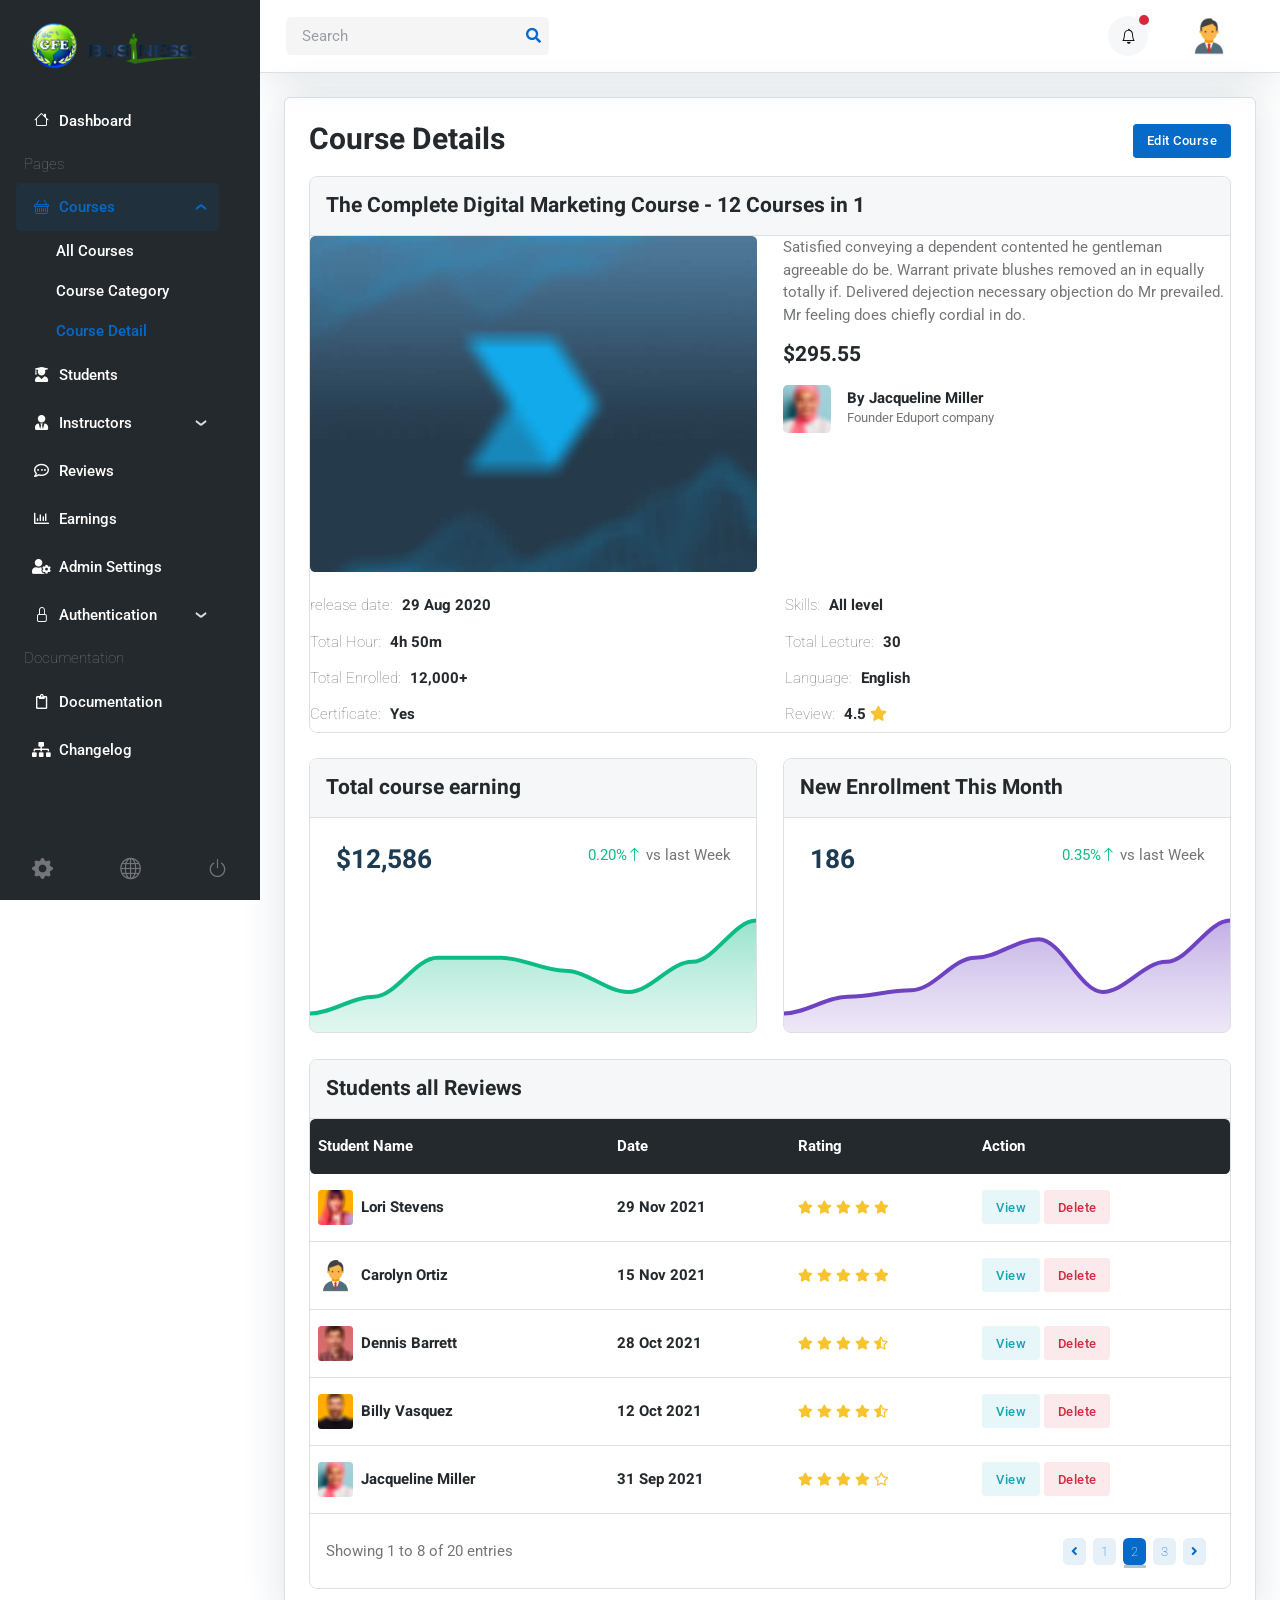
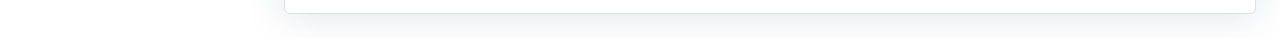
<file: admin-course-detail.html>
<!DOCTYPE html>
<html lang="en">
<head>
	<title>Eduport- LMS, Education and Course Theme</title>

	<!-- Meta Tags -->
	<meta charset="utf-8">
	<meta name="viewport" content="width=device-width, initial-scale=1, shrink-to-fit=no">
	<meta name="author" content="Webestica.com">
	<meta name="description" content="Eduport- LMS, Education and Course Theme">

	<!-- Dark mode -->
	<script>
		const storedTheme = localStorage.getItem('theme')
 
		const getPreferredTheme = () => {
			if (storedTheme) {
				return storedTheme
			}
			return window.matchMedia('(prefers-color-scheme: light)').matches ? 'light' : 'light'
		}

		const setTheme = function (theme) {
			if (theme === 'auto' && window.matchMedia('(prefers-color-scheme: dark)').matches) {
				document.documentElement.setAttribute('data-bs-theme', 'dark')
			} else {
				document.documentElement.setAttribute('data-bs-theme', theme)
			}
		}

		setTheme(getPreferredTheme())

		window.addEventListener('DOMContentLoaded', () => {
		    var el = document.querySelector('.theme-icon-active');
			if(el != 'undefined' && el != null) {
				const showActiveTheme = theme => {
				const activeThemeIcon = document.querySelector('.theme-icon-active use')
				const btnToActive = document.querySelector(`[data-bs-theme-value="${theme}"]`)
				const svgOfActiveBtn = btnToActive.querySelector('.mode-switch use').getAttribute('href')

				document.querySelectorAll('[data-bs-theme-value]').forEach(element => {
					element.classList.remove('active')
				})

				btnToActive.classList.add('active')
				activeThemeIcon.setAttribute('href', svgOfActiveBtn)
			}

			window.matchMedia('(prefers-color-scheme: dark)').addEventListener('change', () => {
				if (storedTheme !== 'light' || storedTheme !== 'dark') {
					setTheme(getPreferredTheme())
				}
			})

			showActiveTheme(getPreferredTheme())

			document.querySelectorAll('[data-bs-theme-value]')
				.forEach(toggle => {
					toggle.addEventListener('click', () => {
						const theme = toggle.getAttribute('data-bs-theme-value')
						localStorage.setItem('theme', theme)
						setTheme(theme)
						showActiveTheme(theme)
					})
				})

			}
		})
		
	</script>

	<!-- Favicon -->
	<link rel="shortcut icon" href="assets/images/favicon.ico">

	<!-- Google Font -->
	<link rel="preconnect" href="https://fonts.googleapis.com">
	<link rel="preconnect" href="https://fonts.gstatic.com" crossorigin>
	<link rel="stylesheet" href="https://fonts.googleapis.com/css2?family=Heebo:wght@400;500;700&family=Roboto:wght@400;500;700&display=swap">

	<!-- Plugins CSS -->
	<link rel="stylesheet" type="text/css" href="assets/vendor/font-awesome/css/all.min.css">
	<link rel="stylesheet" type="text/css" href="assets/vendor/bootstrap-icons/bootstrap-icons.css">
	<link rel="stylesheet" type="text/css" href="assets/vendor/choices/css/choices.min.css">
	<link rel="stylesheet" type="text/css" href="assets/vendor/apexcharts/css/apexcharts.css">
	<link rel="stylesheet" type="text/css" href="assets/vendor/overlay-scrollbar/css/overlayscrollbars.min.css">

	<!-- Theme CSS -->
	<link rel="stylesheet" type="text/css" href="assets/css/style.css">

</head>

<body>


<!-- **************** MAIN CONTENT START **************** -->
<main>
	
<!-- Sidebar START -->
<nav class="navbar sidebar navbar-expand-xl navbar-dark bg-dark">

	<!-- Navbar brand for xl START -->
	<div class="d-flex align-items-center">
		<a class="navbar-brand" href="index.html">

			<img class="light-mode-item navbar-brand-item" src="assets/images/Gfe Business.png" alt="logo" style="height:55px;width:180px;">

			<img class="dark-mode-item navbar-brand-item" src="assets/images/Gfe Business.png" alt="logo" style="height:55px;width:180px;">

		</a>
	</div>
	<!-- Navbar brand for xl END -->
	
	<div class="offcanvas offcanvas-start flex-row custom-scrollbar h-100" data-bs-backdrop="true" tabindex="-1" id="offcanvasSidebar">
		<div class="offcanvas-body sidebar-content d-flex flex-column bg-dark">

			<!-- Sidebar menu START -->
			<ul class="navbar-nav flex-column" id="navbar-sidebar">
				
				<!-- Menu item 1 -->
				<li class="nav-item"><a href="admin-dashboard.html" class="nav-link"><i class="bi bi-house fa-fw me-2"></i>Dashboard</a></li>
				
				<!-- Title -->
				<li class="nav-item ms-2 my-2">Pages</li>

				<!-- menu item 2 -->
				<li class="nav-item">
					<a class="nav-link" data-bs-toggle="collapse" href="#collapsepage" role="button" aria-expanded="true" aria-controls="collapsepage">
						<i class="bi bi-basket fa-fw me-2"></i>Courses
					</a>
					<!-- Submenu -->
					<ul class="nav collapse flex-column show" id="collapsepage" data-bs-parent="#navbar-sidebar">
						<li class="nav-item"> <a class="nav-link" href="admin-course-list.html">All Courses</a></li>
						<li class="nav-item"> <a class="nav-link" href="admin-course-category.html">Course Category</a></li>
						<li class="nav-item"> <a class="nav-link active" href="admin-course-detail.html">Course Detail</a></li>
					</ul>
				</li>

				<!-- Menu item 3 -->
				<li class="nav-item"> <a class="nav-link" href="admin-student-list.html"><i class="fas fa-user-graduate fa-fw me-2"></i>Students</a></li>

				<!-- Menu item 4 -->
				<li class="nav-item">
					<a class="nav-link" data-bs-toggle="collapse" href="#collapseinstructors" role="button" aria-expanded="false" aria-controls="collapseinstructors">
						<i class="fas fa-user-tie fa-fw me-2"></i>Instructors
					</a>
					<!-- Submenu -->
					<ul class="nav collapse flex-column" id="collapseinstructors" data-bs-parent="#navbar-sidebar">
						<li class="nav-item"> <a class="nav-link" href="admin-instructor-list.html">Instructors</a></li>
						<li class="nav-item"> <a class="nav-link" href="admin-instructor-detail.html">Instructor Detail</a></li>
						<li class="nav-item"> 
							<a class="nav-link" href="admin-instructor-request.html">Instructor requests
								<span class="badge text-bg-success rounded-circle ms-2">2</span>
							</a>
						</li>
					</ul>
				</li>
				
				<!-- Menu item 5 -->
				<li class="nav-item"> <a class="nav-link" href="admin-review.html"><i class="far fa-comment-dots fa-fw me-2"></i>Reviews</a></li>

				<!-- Menu item 6 -->
				<li class="nav-item"> <a class="nav-link" href="admin-earning.html"><i class="far fa-chart-bar fa-fw me-2"></i>Earnings</a></li>

				<!-- Menu item 7 -->
				<li class="nav-item"> <a class="nav-link" href="admin-setting.html"><i class="fas fa-user-cog fa-fw me-2"></i>Admin Settings</a></li>

				<!-- Menu item 8 -->
				<li class="nav-item">
					<a class="nav-link" data-bs-toggle="collapse" href="#collapseauthentication" role="button" aria-expanded="false" aria-controls="collapseauthentication">
						<i class="bi bi-lock fa-fw me-2"></i>Authentication
					</a>
					<!-- Submenu -->
					<ul class="nav collapse flex-column" id="collapseauthentication" data-bs-parent="#navbar-sidebar">
						<li class="nav-item"> <a class="nav-link" href="sign-up.html">Sign Up</a></li>
						<li class="nav-item"> <a class="nav-link" href="sign-in.html">Sign In</a></li>
						<li class="nav-item"> <a class="nav-link" href="forgot-password.html">Forgot Password</a></li>
						<li class="nav-item"> <a class="nav-link" href="admin-error-404.html">Error 404</a></li>
					</ul>
				</li>

				<!-- Title -->
				<li class="nav-item ms-2 my-2">Documentation</li>

				<!-- Menu item 9 -->
				<li class="nav-item"> <a class="nav-link" href="docs/index.html"><i class="far fa-clipboard fa-fw me-2"></i>Documentation</a></li>

				<!-- Menu item 10 -->
				<li class="nav-item"> <a class="nav-link" href="docs/changelog.html"><i class="fas fa-sitemap fa-fw me-2"></i>Changelog</a></li>
			</ul>
			<!-- Sidebar menu end -->
			
			<!-- Sidebar footer START -->
			<div class="px-3 mt-auto pt-3">
				<div class="d-flex align-items-center justify-content-between text-primary-hover">
						<a class="h5 mb-0 text-body" href="admin-setting.html" data-bs-toggle="tooltip" data-bs-placement="top" title="Settings">
							<i class="bi bi-gear-fill"></i>
						</a>
						<a class="h5 mb-0 text-body" href="index.html" data-bs-toggle="tooltip" data-bs-placement="top" title="Home">
							<i class="bi bi-globe"></i>
						</a>
						<a class="h5 mb-0 text-body" href="sign-in.html" data-bs-toggle="tooltip" data-bs-placement="top" title="Sign out">
							<i class="bi bi-power"></i>
						</a>
				</div>
			</div>
			<!-- Sidebar footer END -->
			
		</div>
	</div>
</nav>
<!-- Sidebar END -->

<!-- Page content START -->
<div class="page-content">
	
	<!-- Top bar START -->
	<nav class="navbar top-bar navbar-light border-bottom py-0 py-xl-3">
		<div class="container-fluid p-0">
			<div class="d-flex align-items-center w-100">

				<!-- Logo START -->
				<div class="d-flex align-items-center d-xl-none">
					<a class="navbar-brand" href="index.html">
						<img class="light-mode-item navbar-brand-item h-30px" src="assets/images/logo-mobile.svg" alt="">
						<img class="dark-mode-item navbar-brand-item h-30px" src="assets/images/logo-mobile-light.svg" alt="">
					</a>
				</div>
				<!-- Logo END -->

				<!-- Toggler for sidebar START -->
				<div class="navbar-expand-xl sidebar-offcanvas-menu">
					<button class="navbar-toggler me-auto" type="button" data-bs-toggle="offcanvas" data-bs-target="#offcanvasSidebar" aria-controls="offcanvasSidebar" aria-expanded="false" aria-label="Toggle navigation" data-bs-auto-close="outside">
						<i class="bi bi-text-right fa-fw h2 lh-0 mb-0 rtl-flip" data-bs-target="#offcanvasMenu"> </i>
					</button>
				</div>
				<!-- Toggler for sidebar END -->
				
				<!-- Top bar left -->
				<div class="navbar-expand-lg ms-auto ms-xl-0">
					
					<!-- Toggler for menubar START -->
					<button class="navbar-toggler ms-auto" type="button" data-bs-toggle="collapse" data-bs-target="#navbarTopContent" aria-controls="navbarTopContent" aria-expanded="false" aria-label="Toggle navigation">
						<span class="navbar-toggler-animation">
							<span></span>
							<span></span>
							<span></span>
						</span>
					</button>
					<!-- Toggler for menubar END -->

					<!-- Topbar menu START -->
					<div class="collapse navbar-collapse w-100" id="navbarTopContent">
						<!-- Top search START -->
						<div class="nav my-3 my-xl-0 flex-nowrap align-items-center">
							<div class="nav-item w-100">
								<form class="position-relative">
									<input class="form-control pe-5 bg-secondary bg-opacity-10 border-0" type="search" placeholder="Search" aria-label="Search">
									<button class="bg-transparent px-2 py-0 border-0 position-absolute top-50 end-0 translate-middle-y" type="submit"><i class="fas fa-search fs-6 text-primary"></i></button>
								</form>
							</div>
						</div>
						<!-- Top search END -->
					</div>
					<!-- Topbar menu END -->
				</div>
				<!-- Top bar left END -->
				
				<!-- Top bar right START -->
				<div class="ms-xl-auto">
					<ul class="navbar-nav flex-row align-items-center">

						<!-- Notification dropdown START -->
						<li class="nav-item ms-2 ms-md-3 dropdown">
							<!-- Notification button -->
							<a class="btn btn-light btn-round mb-0" href="#" role="button" data-bs-toggle="dropdown" aria-expanded="false" data-bs-auto-close="outside">
								<i class="bi bi-bell fa-fw"></i>
							</a>
							<!-- Notification dote -->
							<span class="notif-badge animation-blink"></span>

							<!-- Notification dropdown menu START -->
							<div class="dropdown-menu dropdown-animation dropdown-menu-end dropdown-menu-size-md p-0 shadow-lg border-0">
								<div class="card bg-transparent">
									<div class="card-header bg-transparent border-bottom py-4 d-flex justify-content-between align-items-center">
										<h6 class="m-0">Notifications <span class="badge bg-danger bg-opacity-10 text-danger ms-2">2 new</span></h6>
										<a class="small" href="#">Clear all</a>
									</div>
									<div class="card-body p-0">
										<ul class="list-group list-unstyled list-group-flush">
											<!-- Notif item -->
											<li>
												<a href="#" class="list-group-item-action border-0 border-bottom d-flex p-3">
													<div class="me-3">
														<div class="avatar avatar-md">
															<img class="avatar-img rounded-circle" src="assets/images/avatar/08.jpg" alt="avatar">
														</div>
													</div>
													<div>
														<p class="text-body small m-0">Congratulate <b>Joan Wallace</b> for graduating from <b>Microverse university</b></p>
														<u class="small">Say congrats</u>
													</div>
												</a>
											</li>

											<!-- Notif item -->
											<li>
												<a href="#" class="list-group-item-action border-0 border-bottom d-flex p-3">
													<div class="me-3">
														<div class="avatar avatar-md">
															<img class="avatar-img rounded-circle" src="assets/images/avatar/02.jpg" alt="avatar">
														</div>
													</div>
													<div>
														<h6 class="mb-1">Larry Lawson Added a new course</h6>
														<p class="small text-body m-0">What's new! Find out about new features</p>
														<u class="small">View detail</u>
													</div>
												</a>
											</li>

											<!-- Notif item -->
											<li>
												<a href="#" class="list-group-item-action border-0 border-bottom d-flex p-3">
													<div class="me-3">
														<div class="avatar avatar-md">
															<img class="avatar-img rounded-circle" src="assets/images/avatar/05.jpg" alt="avatar">
														</div>
													</div>
													<div>
														<h6 class="mb-1">New request to apply for Instructor</h6>
														<u class="small">View detail</u>
													</div>
												</a>
											</li>

											<!-- Notif item -->
											<li>
												<a href="#" class="list-group-item-action border-0 border-bottom d-flex p-3">
													<div class="me-3">
														<div class="avatar avatar-md">
															<img class="avatar-img rounded-circle" src="assets/images/avatar/03.jpg" alt="avatar">
														</div>
													</div>
													<div>
														<h6 class="mb-1">Update v2.3 completed successfully</h6>
														<p class="small text-body m-0">What's new! Find out about new features</p>
														<small class="text-body">5 min ago</small>
													</div>
												</a>
											</li>
										</ul>
									</div>
									<!-- Button -->
									<div class="card-footer bg-transparent border-0 py-3 text-center position-relative">
										<a href="#" class="stretched-link">See all incoming activity</a>
									</div>
								</div>
							</div>
							<!-- Notification dropdown menu END -->
						</li>
						<!-- Notification dropdown END -->

						<!-- Profile dropdown START -->
						<li class="nav-item ms-2 ms-md-3 dropdown">
							<!-- Avatar -->
							<a class="avatar avatar-sm p-0" href="#" id="profileDropdown" role="button" data-bs-auto-close="outside" data-bs-display="static" data-bs-toggle="dropdown" aria-expanded="false">
								<img class="avatar-img rounded-circle" src="assets/images/avatar/01.jpg" alt="avatar">
							</a>

							<!-- Profile dropdown START -->
							<ul class="dropdown-menu dropdown-animation dropdown-menu-end shadow pt-3" aria-labelledby="profileDropdown">
								<!-- Profile info -->
								<li class="px-3">
									<div class="d-flex align-items-center">
										<!-- Avatar -->
										<div class="avatar me-3 mb-3">
											<img class="avatar-img rounded-circle shadow" src="assets/images/avatar/01.jpg" alt="avatar">
										</div>
										<div>
											<a class="h6 mt-2 mt-sm-0" href="#">Lori Ferguson</a>
											<p class="small m-0">example@gmail.com</p>
										</div>
									</div>
								</li>
                <li> <hr class="dropdown-divider"></li>
								<!-- Links -->
								<li><a class="dropdown-item" href="#"><i class="bi bi-person fa-fw me-2"></i>Edit Profile</a></li>
								<li><a class="dropdown-item" href="#"><i class="bi bi-gear fa-fw me-2"></i>Account Settings</a></li>
								<li><a class="dropdown-item" href="#"><i class="bi bi-info-circle fa-fw me-2"></i>Help</a></li>
								<li><a class="dropdown-item bg-danger-soft-hover" href="#"><i class="bi bi-power fa-fw me-2"></i>Sign Out</a></li>
								<li> <hr class="dropdown-divider"></li>

								<!-- Dark mode options START -->
								<li>
									<div class="bg-light dark-mode-switch theme-icon-active d-flex align-items-center p-1 rounded mt-2">
										<!-- <span>Mode:</span> -->
										<button type="button" class="btn btn-sm mb-0" data-bs-theme-value="light">
											<svg xmlns="http://www.w3.org/2000/svg" width="16" height="16" fill="currentColor" class="bi bi-sun fa-fw mode-switch" viewBox="0 0 16 16">
												<path d="M8 11a3 3 0 1 1 0-6 3 3 0 0 1 0 6zm0 1a4 4 0 1 0 0-8 4 4 0 0 0 0 8zM8 0a.5.5 0 0 1 .5.5v2a.5.5 0 0 1-1 0v-2A.5.5 0 0 1 8 0zm0 13a.5.5 0 0 1 .5.5v2a.5.5 0 0 1-1 0v-2A.5.5 0 0 1 8 13zm8-5a.5.5 0 0 1-.5.5h-2a.5.5 0 0 1 0-1h2a.5.5 0 0 1 .5.5zM3 8a.5.5 0 0 1-.5.5h-2a.5.5 0 0 1 0-1h2A.5.5 0 0 1 3 8zm10.657-5.657a.5.5 0 0 1 0 .707l-1.414 1.415a.5.5 0 1 1-.707-.708l1.414-1.414a.5.5 0 0 1 .707 0zm-9.193 9.193a.5.5 0 0 1 0 .707L3.05 13.657a.5.5 0 0 1-.707-.707l1.414-1.414a.5.5 0 0 1 .707 0zm9.193 2.121a.5.5 0 0 1-.707 0l-1.414-1.414a.5.5 0 0 1 .707-.707l1.414 1.414a.5.5 0 0 1 0 .707zM4.464 4.465a.5.5 0 0 1-.707 0L2.343 3.05a.5.5 0 1 1 .707-.707l1.414 1.414a.5.5 0 0 1 0 .708z"/>
												<use href="#"></use>
											</svg> Light
										</button>
										<button type="button" class="btn btn-sm mb-0" data-bs-theme-value="dark">
											<svg xmlns="http://www.w3.org/2000/svg" width="16" height="16" fill="currentColor" class="bi bi-moon-stars fa-fw mode-switch" viewBox="0 0 16 16">
												<path d="M6 .278a.768.768 0 0 1 .08.858 7.208 7.208 0 0 0-.878 3.46c0 4.021 3.278 7.277 7.318 7.277.527 0 1.04-.055 1.533-.16a.787.787 0 0 1 .81.316.733.733 0 0 1-.031.893A8.349 8.349 0 0 1 8.344 16C3.734 16 0 12.286 0 7.71 0 4.266 2.114 1.312 5.124.06A.752.752 0 0 1 6 .278zM4.858 1.311A7.269 7.269 0 0 0 1.025 7.71c0 4.02 3.279 7.276 7.319 7.276a7.316 7.316 0 0 0 5.205-2.162c-.337.042-.68.063-1.029.063-4.61 0-8.343-3.714-8.343-8.29 0-1.167.242-2.278.681-3.286z"/>
												<path d="M10.794 3.148a.217.217 0 0 1 .412 0l.387 1.162c.173.518.579.924 1.097 1.097l1.162.387a.217.217 0 0 1 0 .412l-1.162.387a1.734 1.734 0 0 0-1.097 1.097l-.387 1.162a.217.217 0 0 1-.412 0l-.387-1.162A1.734 1.734 0 0 0 9.31 6.593l-1.162-.387a.217.217 0 0 1 0-.412l1.162-.387a1.734 1.734 0 0 0 1.097-1.097l.387-1.162zM13.863.099a.145.145 0 0 1 .274 0l.258.774c.115.346.386.617.732.732l.774.258a.145.145 0 0 1 0 .274l-.774.258a1.156 1.156 0 0 0-.732.732l-.258.774a.145.145 0 0 1-.274 0l-.258-.774a1.156 1.156 0 0 0-.732-.732l-.774-.258a.145.145 0 0 1 0-.274l.774-.258c.346-.115.617-.386.732-.732L13.863.1z"/>
												<use href="#"></use>
											</svg> Dark
										</button>
										<button type="button" class="btn btn-sm mb-0 active" data-bs-theme-value="auto">
											<svg xmlns="http://www.w3.org/2000/svg" width="16" height="16" fill="currentColor" class="bi bi-circle-half fa-fw mode-switch" viewBox="0 0 16 16">
												<path d="M8 15A7 7 0 1 0 8 1v14zm0 1A8 8 0 1 1 8 0a8 8 0 0 1 0 16z"/>
												<use href="#"></use>
											</svg> Auto
										</button>
									</div>
								</li> 
								<!-- Dark mode options END-->
							</ul>
							<!-- Profile dropdown END -->
						</li>
						<!-- Profile dropdown END -->
					</ul>
				</div>
				<!-- Top bar right END -->
			</div>
		</div>
	</nav>
	<!-- Top bar END -->

	<!-- Page main content START -->
	<div class="page-content-wrapper border">

		<!-- Title -->
		<div class="row mb-3">
			<div class="col-12 d-sm-flex justify-content-between align-items-center">
				<h1 class="h3 mb-2 mb-sm-0">Course Details</h1>
				<a href="admin-edit-course-detail.html" class="btn btn-sm btn-primary mb-0">Edit Course</a>
			</div>
		</div>
				
		<div class="row g-4">

			<!-- Course information START -->
			<div class="col-xxl-6">
				<div class="card bg-transparent border rounded-3 h-100">

					<!-- Catd header -->
					<div class="card-header bg-light border-bottom">
						<h5 class="card-header-title">The Complete Digital Marketing Course - 12 Courses in 1</h5>
					</div>

					<!-- Card body START -->
					<div class="card-body">

						<!-- Course image and info START -->
						<div class="row g-4">
							<!-- Course image -->
							<div class="col-md-6">
								<img src="assets/images/courses/4by3/01.jpg" class="rounded" alt="">
							</div>
							<!-- Course info and avatar -->
							<div class="col-md-6">
								<!-- Info -->
								<p class="mb-3">Satisfied conveying a dependent contented he gentleman agreeable do be. Warrant private blushes removed an in equally totally if. Delivered dejection necessary objection do Mr prevailed. Mr feeling does chiefly cordial in do.</p>

								<!-- Price -->
								<h5 class="mb-3">$295.55</h5>
								
								<!-- Avatar -->
								<div class="d-sm-flex align-items-center">
									<!-- Avatar image -->
									<div class="avatar avatar-md">
										<img class="avatar-img rounded-circle" src="assets/images/avatar/05.jpg" alt="avatar">
									</div>
									<div class="ms-sm-3 mt-2 mt-sm-0">
										<h6 class="mb-0"><a href="#">By Jacqueline Miller</a></h6>
										<p class="mb-0 small">Founder Eduport company</p>
									</div>
								</div>
							</div>
						</div>
						<!-- Course image and info END -->

						<!-- Information START -->
						<div class="row mt-3">

							<!-- Information item -->
							<div class="col-md-6">
								<ul class="list-group list-group-borderless">
									<li class="list-group-item">
										<span>release date:</span>
										<span class="h6 mb-0">29 Aug 2020</span>
									</li>

									<li class="list-group-item">
										<span>Total Hour:</span>
										<span class="h6 mb-0">4h 50m</span>
									</li>

									<li class="list-group-item">
										<span>Total Enrolled:</span>
										<span class="h6 mb-0">12,000+</span>
									</li>

									<li class="list-group-item">
										<span>Certificate:</span>
										<span class="h6 mb-0">Yes</span>
									</li>
								</ul>
							</div>

							<!-- Information item -->
							<div class="col-md-6">
								<ul class="list-group list-group-borderless">
									<li class="list-group-item">
										<span>Skills:</span>
										<span class="h6 mb-0">All level</span>
									</li>

									<li class="list-group-item">
										<span>Total Lecture:</span>
										<span class="h6 mb-0">30</span>
									</li>

									<li class="list-group-item">
										<span>Language:</span>
										<span class="h6 mb-0">English</span>
									</li>

									<li class="list-group-item">
										<span>Review:</span>
										<span class="h6 mb-0">4.5<i class="fas fa-star text-warning ms-1"></i></span>
									</li>
									
								</ul>
							</div>
						</div>
						<!-- Information END -->
					</div>
					<!-- Card body END -->
				</div>
			</div>
			<!-- Course information END -->

			<!-- Chart START -->
			<div class="col-xxl-6">
				<div class="row g-4">

					<!-- Active student START -->
					<div class="col-md-6 col-xxl-12">
						<div class="card bg-transparent border overflow-hidden">
							<!-- Card header -->
							<div class="card-header bg-light border-bottom">
								<h5 class="card-header-title mb-0">Total course earning</h5>
							</div>
							<!-- Card body -->
							<div class="card-body p-0">
								<div class="d-sm-flex justify-content-between p-4">
									<h4 class="text-blue mb-0">$12,586</h4>
									<p class="mb-0"><span class="text-success me-1">0.20%<i class="bi bi-arrow-up"></i></span>vs last Week</p>
								</div>
								<!-- Apex chart -->
								<div id="activeChartstudent"></div>
							</div>
						</div>
					</div>
					<!-- Active student END -->

					<!-- Enrolled START -->
					<div class="col-md-6 col-xxl-12">
						<div class="card bg-transparent border overflow-hidden">
							<!-- Card header -->
							<div class="card-header bg-light border-bottom">
								<h5 class="card-header-title mb-0">New Enrollment This Month</h5>
							</div>
							<!-- Card body -->
							<div class="card-body p-0">
								<div class="d-sm-flex justify-content-between p-4">
									<h4 class="text-blue mb-0">186</h4>
									<p class="mb-0"><span class="text-success me-1">0.35%<i class="bi bi-arrow-up"></i></span>vs last Week</p>
								</div>
								<!-- Apex chart -->
								<div id="activeChartstudent2"></div>
							</div>
						</div>
					</div>
					<!-- Enrolled END -->

				</div>
			</div>
			<!-- Chart END -->

			<!-- Student review START -->
			<div class="col-12">
				<div class="card bg-transparent border">

					<!-- Card header START -->
					<div class="card-header bg-light border-bottom">
						<h5 class="mb-0">Students all Reviews</h5>
					</div>
					<!-- Card header END -->
		
					<!-- Card body START -->
					<div class="card-body pb-0">
						<!-- Table START -->
						<div class="table-responsive border-0">
							<table class="table table-dark-gray align-middle p-4 mb-0 table-hover">
								<!-- Table head -->
								<thead>
									<tr>
										<th scope="col" class="border-0 rounded-start">Student Name</th>
										<th scope="col" class="border-0">Date</th>
										<th scope="col" class="border-0">Rating</th>
										<th scope="col" class="border-0 rounded-end">Action</th>
									</tr>
								</thead>
		
								<!-- Table body START -->
								<tbody>
									<!-- Table row -->
									<tr>
										<!-- Table data -->
										<td>
											<div class="d-flex align-items-center position-relative">
												<!-- Image -->
												<div class="avatar avatar-xs mb-2 mb-md-0">
													<img src="assets/images/avatar/09.jpg" class="rounded-circle" alt="">
												</div>
												<div class="mb-0 ms-2">
													<!-- Title -->
													<h6 class="mb-0"><a href="#" class="stretched-link">Lori Stevens</a></h6>
												</div>
											</div>
										</td>
		
										<!-- Table data -->
										<td class="text-center text-sm-start">
											<h6 class="mb-0">29 Nov 2021</h6>
										</td>
		
										<!-- Table data -->
										<td>
											<ul class="list-inline mb-0">
												<li class="list-inline-item me-0 small"><i class="fas fa-star text-warning"></i></li>
												<li class="list-inline-item me-0 small"><i class="fas fa-star text-warning"></i></li>
												<li class="list-inline-item me-0 small"><i class="fas fa-star text-warning"></i></li>
												<li class="list-inline-item me-0 small"><i class="fas fa-star text-warning"></i></li>
												<li class="list-inline-item me-0 small"><i class="fas fa-star text-warning"></i></li>
											</ul>
										</td>
		
										<!-- Table data -->
										<td>
											<a href="#" class="btn btn-sm btn-info-soft mb-0" data-bs-toggle="modal" data-bs-target="#viewReview">View</a>
											<button class="btn btn-sm btn-danger-soft me-1 mb-1 mb-md-0">Delete</button>
										</td>
									</tr>
		
									<!-- Table row -->
									<tr>
										<!-- Table data -->
										<td>
											<div class="d-flex align-items-center position-relative">
												<!-- Image -->
												<div class="avatar avatar-xs mb-2 mb-md-0">
													<img src="assets/images/avatar/01.jpg" class="rounded-circle" alt="">
												</div>
												<div class="mb-0 ms-2">
													<!-- Title -->
													<h6 class="mb-0"><a href="#" class="stretched-link">Carolyn Ortiz</a></h6>
												</div>
											</div>
										</td>
		
										<!-- Table data -->
										<td class="text-center text-sm-start">
											<h6 class="mb-0">15 Nov 2021</h6>
										</td>
		
										<!-- Table data -->
										<td>
											<ul class="list-inline mb-0">
												<li class="list-inline-item me-0 small"><i class="fas fa-star text-warning"></i></li>
												<li class="list-inline-item me-0 small"><i class="fas fa-star text-warning"></i></li>
												<li class="list-inline-item me-0 small"><i class="fas fa-star text-warning"></i></li>
												<li class="list-inline-item me-0 small"><i class="fas fa-star text-warning"></i></li>
												<li class="list-inline-item me-0 small"><i class="fas fa-star text-warning"></i></li>
											</ul>
										</td>
		
										<!-- Table data -->
										<td>
											<a href="#" class="btn btn-sm btn-info-soft mb-0" data-bs-toggle="modal" data-bs-target="#viewReview">View</a>
											<button class="btn btn-sm btn-danger-soft me-1 mb-1 mb-md-0">Delete</button>
										</td>
									</tr>
		
									<!-- Table row -->
									<tr>
										<!-- Table data -->
										<td>
											<div class="d-flex align-items-center position-relative">
												<!-- Image -->
												<div class="avatar avatar-xs mb-2 mb-md-0">
													<img src="assets/images/avatar/03.jpg" class="rounded-circle" alt="">
												</div>
												<div class="mb-0 ms-2">
													<!-- Title -->
													<h6 class="mb-0"><a href="#" class="stretched-link">Dennis Barrett</a></h6>
												</div>
											</div>
										</td>
		
										<!-- Table data -->
										<td class="text-center text-sm-start">
											<h6 class="mb-0">28 Oct 2021</h6>
										</td>
		
										<!-- Table data -->
										<td>
											<ul class="list-inline mb-0">
												<li class="list-inline-item me-0 small"><i class="fas fa-star text-warning"></i></li>
												<li class="list-inline-item me-0 small"><i class="fas fa-star text-warning"></i></li>
												<li class="list-inline-item me-0 small"><i class="fas fa-star text-warning"></i></li>
												<li class="list-inline-item me-0 small"><i class="fas fa-star text-warning"></i></li>
												<li class="list-inline-item me-0 small"><i class="fas fa-star-half-alt text-warning"></i></li>
											</ul>
										</td>
										<!-- Table data -->
										<td>
											<a href="#" class="btn btn-sm btn-info-soft mb-0" data-bs-toggle="modal" data-bs-target="#viewReview">View</a>
											<button class="btn btn-sm btn-danger-soft me-1 mb-1 mb-md-0">Delete</button>
										</td>
									</tr>
		
									<!-- Table row -->
									<tr>
										<!-- Table data -->
										<td>
											<div class="d-flex align-items-center position-relative">
												<!-- Image -->
												<div class="avatar avatar-xs mb-2 mb-md-0">
													<img src="assets/images/avatar/04.jpg" class="rounded-circle" alt="">
												</div>
												<div class="mb-0 ms-2">
													<!-- Title -->
													<h6 class="mb-0"><a href="#" class="stretched-link">Billy Vasquez</a></h6>
												</div>
											</div>
										</td>
		
										<!-- Table data -->
										<td class="text-center text-sm-start">
											<h6 class="mb-0"><a href="#">12 Oct 2021</a></h6>
										</td>
		
										<!-- Table data -->
										<td>
											<ul class="list-inline mb-0">
												<li class="list-inline-item me-0 small"><i class="fas fa-star text-warning"></i></li>
												<li class="list-inline-item me-0 small"><i class="fas fa-star text-warning"></i></li>
												<li class="list-inline-item me-0 small"><i class="fas fa-star text-warning"></i></li>
												<li class="list-inline-item me-0 small"><i class="fas fa-star text-warning"></i></li>
												<li class="list-inline-item me-0 small"><i class="fas fa-star-half-alt text-warning"></i></li>
											</ul>
										</td>
		
										<!-- Table data -->
										<td>
											<a href="#" class="btn btn-sm btn-info-soft mb-0" data-bs-toggle="modal" data-bs-target="#viewReview">View</a>
											<button class="btn btn-sm btn-danger-soft me-1 mb-1 mb-md-0">Delete</button>
										</td>
									</tr>
		
									<!-- Table row -->
									<tr>
										<!-- Table data -->
										<td>
											<div class="d-flex align-items-center position-relative">
												<!-- Image -->
												<div class="avatar avatar-xs mb-2 mb-md-0">
													<img src="assets/images/avatar/05.jpg" class="rounded-circle" alt="">
												</div>
												<div class="mb-0 ms-2">
													<!-- Title -->
													<h6 class="mt-2"><a href="#" class="stretched-link">Jacqueline Miller</a></h6>
												</div>
											</div>
										</td>
		
										<!-- Table data -->
										<td class="text-center text-sm-start">
											<h6 class="mb-0"><a href="#">31 Sep 2021</a></h6>
										</td>
		
										<!-- Table data -->
										<td>
											<ul class="list-inline mb-0">
												<li class="list-inline-item me-0 small"><i class="fas fa-star text-warning"></i></li>
												<li class="list-inline-item me-0 small"><i class="fas fa-star text-warning"></i></li>
												<li class="list-inline-item me-0 small"><i class="fas fa-star text-warning"></i></li>
												<li class="list-inline-item me-0 small"><i class="fas fa-star text-warning"></i></li>
												<li class="list-inline-item me-0 small"><i class="far fa-star text-warning"></i></li>
											</ul>
										</td>
		
										<!-- Table data -->
										<td>
											<a href="#" class="btn btn-sm btn-info-soft mb-0" data-bs-toggle="modal" data-bs-target="#viewReview">View</a>
											<button class="btn btn-sm btn-danger-soft me-1 mb-1 mb-md-0">Delete</button>
										</td>
									</tr>
								</tbody>
								<!-- Table body END -->
							</table>
						</div>
						<!-- Table END -->
					</div>
					<!-- Card body END -->
		
					<!-- Card footer START -->
					<div class="card-footer bg-transparent">
						<!-- Pagination START -->
						<div class="d-sm-flex justify-content-sm-between align-items-sm-center">
							<!-- Content -->
							<p class="mb-0 text-center text-sm-start">Showing 1 to 8 of 20 entries</p>
							<!-- Pagination -->
							<nav class="d-flex justify-content-center mb-0" aria-label="navigation">
								<ul class="pagination pagination-sm pagination-primary-soft d-inline-block d-md-flex rounded mb-0">
									<li class="page-item mb-0"><a class="page-link" href="#" tabindex="-1"><i class="fas fa-angle-left"></i></a></li>
									<li class="page-item mb-0"><a class="page-link" href="#">1</a></li>
									<li class="page-item mb-0 active"><a class="page-link" href="#">2</a></li>
									<li class="page-item mb-0"><a class="page-link" href="#">3</a></li>
									<li class="page-item mb-0"><a class="page-link" href="#"><i class="fas fa-angle-right"></i></a></li>
								</ul>
							</nav>
						</div>
						<!-- Pagination END -->
					</div>
					<!-- Card footer END -->
				</div>
			</div>
			<!-- Student review END -->

		</div> <!-- Row END -->
	</div>
	<!-- Page main content END -->

</div>
<!-- Page content END -->

</main>
<!-- **************** MAIN CONTENT END **************** -->

<!-- Popup modal for reviwe START -->
<div class="modal fade" id="viewReview" tabindex="-1" aria-labelledby="viewReviewLabel" aria-hidden="true">
	<div class="modal-dialog modal-dialog-centered">
		<div class="modal-content">
			<!-- Modal header -->
			<div class="modal-header bg-dark">
				<h5 class="modal-title text-white" id="viewReviewLabel">Review</h5>
				<button type="button" class="btn btn-sm btn-light mb-0" data-bs-dismiss="modal" aria-label="Close"><i class="bi bi-x-lg"></i></button>
			</div>
			<!-- Modal body -->
			<div class="modal-body">
				<div class="d-md-flex">
					<!-- Avatar -->
					<div class="avatar avatar-md me-4 flex-shrink-0">
						<img class="avatar-img rounded-circle" src="assets/images/avatar/09.jpg" alt="avatar">
					</div>
					<!-- Text -->
					<div>
						<div class="d-sm-flex mt-1 mt-md-0 align-items-center">
							<h5 class="me-3 mb-0">Lori Stevens</h5>
							<!-- Review star -->
							<ul class="list-inline mb-0">
								<li class="list-inline-item me-0"><i class="fas fa-star text-warning"></i></li>
								<li class="list-inline-item me-0"><i class="fas fa-star text-warning"></i></li>
								<li class="list-inline-item me-0"><i class="fas fa-star text-warning"></i></li>
								<li class="list-inline-item me-0"><i class="fas fa-star text-warning"></i></li>
								<li class="list-inline-item me-0"><i class="far fa-star text-warning"></i></li>
							</ul>
						</div>
						<!-- Info -->
						<p class="small mb-2">2 days ago</p>
						<p class="mb-2">Handsome met debating sir dwelling age material. As style lived he worse dried. Offered related so visitors we private removed. Moderate do subjects to distance. </p>
						<p class="mb-2">As style lived he worse dried. Offered related so visitors we private removed. Moderate do subjects to distance. </p>
					</div>	
				</div>
			</div>
			<!-- Modal footer -->
			<div class="modal-footer">
				<button type="button" class="btn btn-danger-soft my-0" data-bs-dismiss="modal">Close</button>
			</div>
		</div>
	</div>
</div>
<!-- Popup modal for reviwe END --> 

<!-- Back to top -->
<div class="back-top"><i class="bi bi-arrow-up-short position-absolute top-50 start-50 translate-middle"></i></div>

<!-- Bootstrap JS -->
<script src="assets/vendor/bootstrap/dist/js/bootstrap.bundle.min.js"></script>

<!-- Vendors -->
<script src="assets/vendor/choices/js/choices.min.js"></script>
<script src="assets/vendor/apexcharts/js/apexcharts.min.js"></script>
<script src="assets/vendor/overlay-scrollbar/js/overlayscrollbars.min.js"></script>

<!-- Template Functions -->
<script src="assets/js/functions.js"></script>

</body>
</html>
</file>
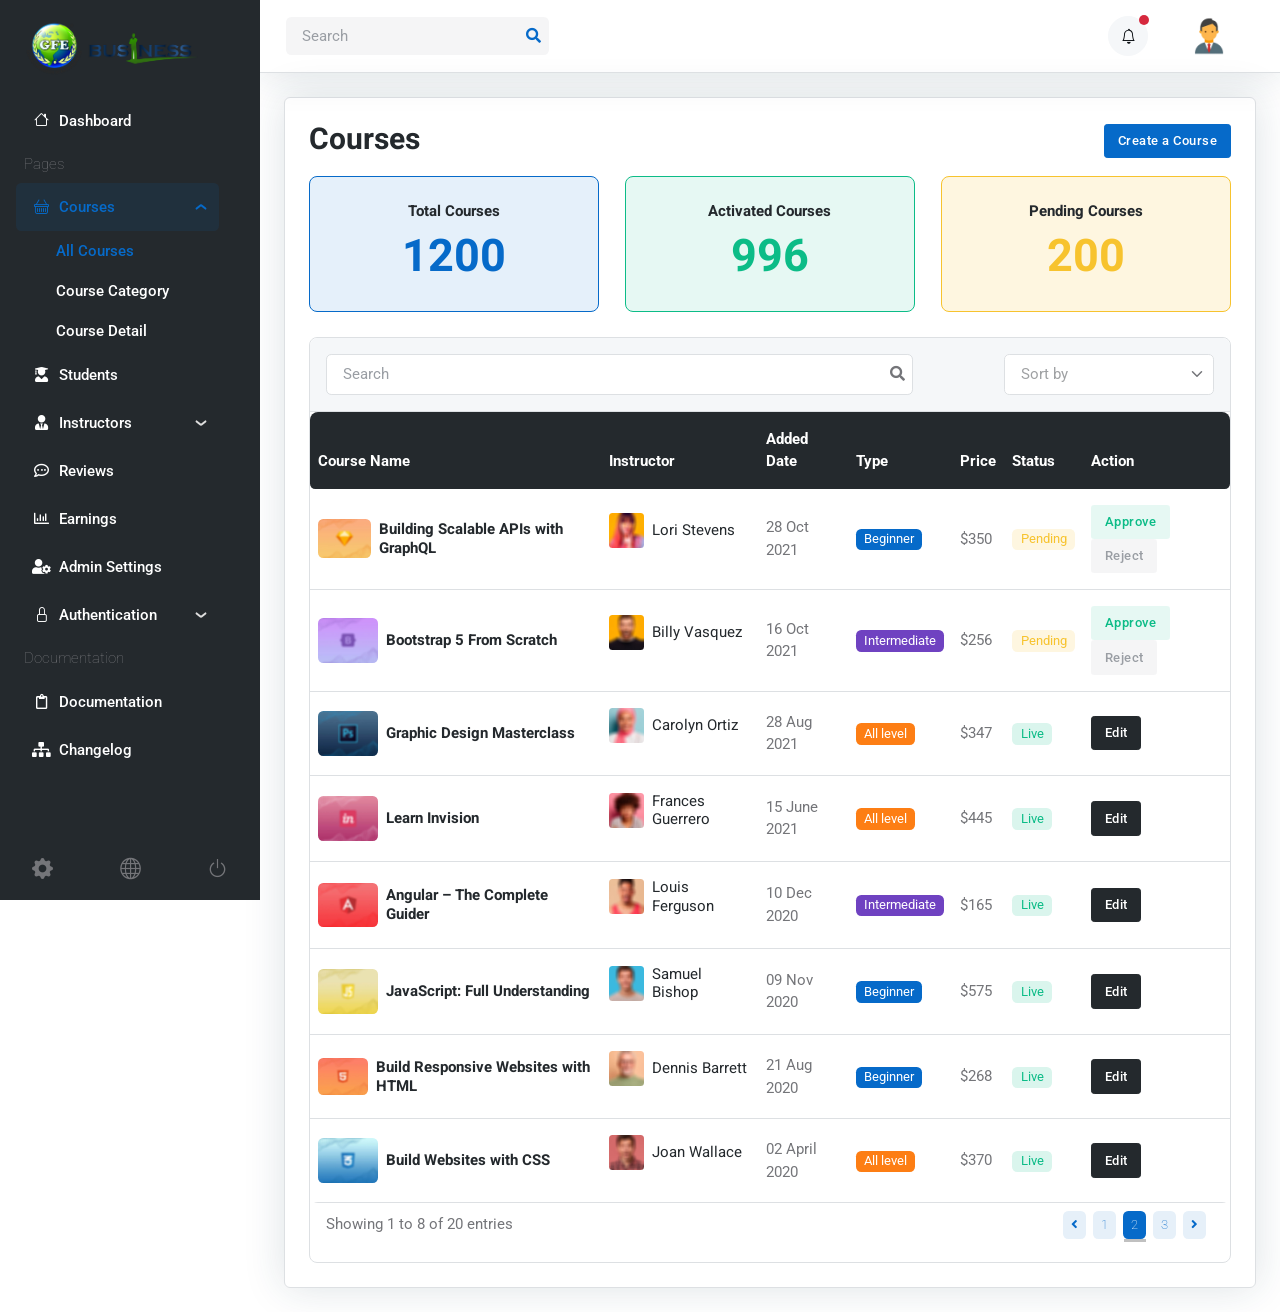
<file: admin-course-list.html>
<!DOCTYPE html>
<html lang="en">
<head>
	<title>Eduport- LMS, Education and Course Theme</title>

	<!-- Meta Tags -->
	<meta charset="utf-8">
	<meta name="viewport" content="width=device-width, initial-scale=1, shrink-to-fit=no">
	<meta name="author" content="Webestica.com">
	<meta name="description" content="Eduport- LMS, Education and Course Theme">

	<!-- Dark mode -->
	<script>
		const storedTheme = localStorage.getItem('theme')
 
		const getPreferredTheme = () => {
			if (storedTheme) {
				return storedTheme
			}
			return window.matchMedia('(prefers-color-scheme: light)').matches ? 'light' : 'light'
		}

		const setTheme = function (theme) {
			if (theme === 'auto' && window.matchMedia('(prefers-color-scheme: dark)').matches) {
				document.documentElement.setAttribute('data-bs-theme', 'dark')
			} else {
				document.documentElement.setAttribute('data-bs-theme', theme)
			}
		}

		setTheme(getPreferredTheme())

		window.addEventListener('DOMContentLoaded', () => {
		    var el = document.querySelector('.theme-icon-active');
			if(el != 'undefined' && el != null) {
				const showActiveTheme = theme => {
				const activeThemeIcon = document.querySelector('.theme-icon-active use')
				const btnToActive = document.querySelector(`[data-bs-theme-value="${theme}"]`)
				const svgOfActiveBtn = btnToActive.querySelector('.mode-switch use').getAttribute('href')

				document.querySelectorAll('[data-bs-theme-value]').forEach(element => {
					element.classList.remove('active')
				})

				btnToActive.classList.add('active')
				activeThemeIcon.setAttribute('href', svgOfActiveBtn)
			}

			window.matchMedia('(prefers-color-scheme: dark)').addEventListener('change', () => {
				if (storedTheme !== 'light' || storedTheme !== 'dark') {
					setTheme(getPreferredTheme())
				}
			})

			showActiveTheme(getPreferredTheme())

			document.querySelectorAll('[data-bs-theme-value]')
				.forEach(toggle => {
					toggle.addEventListener('click', () => {
						const theme = toggle.getAttribute('data-bs-theme-value')
						localStorage.setItem('theme', theme)
						setTheme(theme)
						showActiveTheme(theme)
					})
				})

			}
		})
		
	</script>

	<!-- Favicon -->
	<link rel="shortcut icon" href="assets/images/favicon.ico">

	<!-- Google Font -->
	<link rel="preconnect" href="https://fonts.googleapis.com">
	<link rel="preconnect" href="https://fonts.gstatic.com" crossorigin>
	<link rel="stylesheet" href="https://fonts.googleapis.com/css2?family=Heebo:wght@400;500;700&family=Roboto:wght@400;500;700&display=swap">

	<!-- Plugins CSS -->
	<link rel="stylesheet" type="text/css" href="assets/vendor/font-awesome/css/all.min.css">
	<link rel="stylesheet" type="text/css" href="assets/vendor/bootstrap-icons/bootstrap-icons.css">
	<link rel="stylesheet" type="text/css" href="assets/vendor/choices/css/choices.min.css">
	<link rel="stylesheet" type="text/css" href="assets/vendor/overlay-scrollbar/css/overlayscrollbars.min.css">

	<!-- Theme CSS -->
	<link rel="stylesheet" type="text/css" href="assets/css/style.css">

</head>

<body>


<!-- **************** MAIN CONTENT START **************** -->
<main>
	
<!-- Sidebar START -->
<nav class="navbar sidebar navbar-expand-xl navbar-dark bg-dark">

	<!-- Navbar brand for xl START -->
	<div class="d-flex align-items-center">
		<a class="navbar-brand" href="index.html">

			<img class="light-mode-item navbar-brand-item" src="assets/images/Gfe Business.png" alt="logo" style="height:55px;width:180px;">

			<img class="dark-mode-item navbar-brand-item" src="assets/images/Gfe Business.png" alt="logo" style="height:55px;width:180px;">

		</a>
	</div>
	<!-- Navbar brand for xl END -->
	
	<div class="offcanvas offcanvas-start flex-row custom-scrollbar h-100" data-bs-backdrop="true" tabindex="-1" id="offcanvasSidebar">
		<div class="offcanvas-body sidebar-content d-flex flex-column bg-dark">

			<!-- Sidebar menu START -->
			<ul class="navbar-nav flex-column" id="navbar-sidebar">
				
				<!-- Menu item 1 -->
				<li class="nav-item"><a href="admin-dashboard.html" class="nav-link"><i class="bi bi-house fa-fw me-2"></i>Dashboard</a></li>
				
				<!-- Title -->
				<li class="nav-item ms-2 my-2">Pages</li>

				<!-- menu item 2 -->
				<li class="nav-item">
					<a class="nav-link" data-bs-toggle="collapse" href="#collapsepage" role="button" aria-expanded="true" aria-controls="collapsepage">
						<i class="bi bi-basket fa-fw me-2"></i>Courses
					</a>
					<!-- Submenu -->
					<ul class="nav collapse flex-column show" id="collapsepage" data-bs-parent="#navbar-sidebar">
						<li class="nav-item"> <a class="nav-link active" href="admin-course-list.html">All Courses</a></li>
						<li class="nav-item"> <a class="nav-link" href="admin-course-category.html">Course Category</a></li>
						<li class="nav-item"> <a class="nav-link" href="admin-course-detail.html">Course Detail</a></li>
					</ul>
				</li>

				<!-- Menu item 3 -->
				<li class="nav-item"> <a class="nav-link" href="admin-student-list.html"><i class="fas fa-user-graduate fa-fw me-2"></i>Students</a></li>

				<!-- Menu item 4 -->
				<li class="nav-item">
					<a class="nav-link" data-bs-toggle="collapse" href="#collapseinstructors" role="button" aria-expanded="false" aria-controls="collapseinstructors">
						<i class="fas fa-user-tie fa-fw me-2"></i>Instructors
					</a>
					<!-- Submenu -->
					<ul class="nav collapse flex-column" id="collapseinstructors" data-bs-parent="#navbar-sidebar">
						<li class="nav-item"> <a class="nav-link" href="admin-instructor-list.html">Instructors</a></li>
						<li class="nav-item"> <a class="nav-link" href="admin-instructor-detail.html">Instructor Detail</a></li>
						<li class="nav-item"> 
							<a class="nav-link" href="admin-instructor-request.html">Instructor requests
								<span class="badge text-bg-success rounded-circle ms-2">2</span>
							</a>
						</li>
					</ul>
				</li>
				
				<!-- Menu item 5 -->
				<li class="nav-item"> <a class="nav-link" href="admin-review.html"><i class="far fa-comment-dots fa-fw me-2"></i>Reviews</a></li>

				<!-- Menu item 6 -->
				<li class="nav-item"> <a class="nav-link" href="admin-earning.html"><i class="far fa-chart-bar fa-fw me-2"></i>Earnings</a></li>

				<!-- Menu item 7 -->
				<li class="nav-item"> <a class="nav-link" href="admin-setting.html"><i class="fas fa-user-cog fa-fw me-2"></i>Admin Settings</a></li>

				<!-- Menu item 8 -->
				<li class="nav-item">
					<a class="nav-link" data-bs-toggle="collapse" href="#collapseauthentication" role="button" aria-expanded="false" aria-controls="collapseauthentication">
						<i class="bi bi-lock fa-fw me-2"></i>Authentication
					</a>
					<!-- Submenu -->
					<ul class="nav collapse flex-column" id="collapseauthentication" data-bs-parent="#navbar-sidebar">
						<li class="nav-item"> <a class="nav-link" href="sign-up.html">Sign Up</a></li>
						<li class="nav-item"> <a class="nav-link" href="sign-in.html">Sign In</a></li>
						<li class="nav-item"> <a class="nav-link" href="forgot-password.html">Forgot Password</a></li>
						<li class="nav-item"> <a class="nav-link" href="admin-error-404.html">Error 404</a></li>
					</ul>
				</li>

				<!-- Title -->
				<li class="nav-item ms-2 my-2">Documentation</li>

				<!-- Menu item 9 -->
				<li class="nav-item"> <a class="nav-link" href="docs/index.html"><i class="far fa-clipboard fa-fw me-2"></i>Documentation</a></li>

				<!-- Menu item 10 -->
				<li class="nav-item"> <a class="nav-link" href="docs/changelog.html"><i class="fas fa-sitemap fa-fw me-2"></i>Changelog</a></li>
			</ul>
			<!-- Sidebar menu end -->

			<!-- Sidebar footer START -->
			<div class="px-3 mt-auto pt-3">
				<div class="d-flex align-items-center justify-content-between text-primary-hover">
						<a class="h5 mb-0 text-body" href="admin-setting.html" data-bs-toggle="tooltip" data-bs-placement="top" title="Settings">
							<i class="bi bi-gear-fill"></i>
						</a>
						<a class="h5 mb-0 text-body" href="index.html" data-bs-toggle="tooltip" data-bs-placement="top" title="Home">
							<i class="bi bi-globe"></i>
						</a>
						<a class="h5 mb-0 text-body" href="sign-in.html" data-bs-toggle="tooltip" data-bs-placement="top" title="Sign out">
							<i class="bi bi-power"></i>
						</a>
				</div>
			</div>
			<!-- Sidebar footer END -->
			
		</div>
	</div>
</nav>
<!-- Sidebar END -->

<!-- Page content START -->
<div class="page-content">
	
	<!-- Top bar START -->
	<nav class="navbar top-bar navbar-light border-bottom py-0 py-xl-3">
		<div class="container-fluid p-0">
			<div class="d-flex align-items-center w-100">

				<!-- Logo START -->
				<div class="d-flex align-items-center d-xl-none">
					<a class="navbar-brand" href="index.html">
						<img class="light-mode-item navbar-brand-item h-30px" src="assets/images/logo-mobile.svg" alt="">
						<img class="dark-mode-item navbar-brand-item h-30px" src="assets/images/logo-mobile-light.svg" alt="">
					</a>
				</div>
				<!-- Logo END -->

				<!-- Toggler for sidebar START -->
				<div class="navbar-expand-xl sidebar-offcanvas-menu">
					<button class="navbar-toggler me-auto" type="button" data-bs-toggle="offcanvas" data-bs-target="#offcanvasSidebar" aria-controls="offcanvasSidebar" aria-expanded="false" aria-label="Toggle navigation" data-bs-auto-close="outside">
						<i class="bi bi-text-right fa-fw h2 lh-0 mb-0 rtl-flip" data-bs-target="#offcanvasMenu"> </i>
					</button>
				</div>
				<!-- Toggler for sidebar END -->
				
				<!-- Top bar left -->
				<div class="navbar-expand-lg ms-auto ms-xl-0">
					
					<!-- Toggler for menubar START -->
					<button class="navbar-toggler ms-auto" type="button" data-bs-toggle="collapse" data-bs-target="#navbarTopContent" aria-controls="navbarTopContent" aria-expanded="false" aria-label="Toggle navigation">
						<span class="navbar-toggler-animation">
							<span></span>
							<span></span>
							<span></span>
						</span>
					</button>
					<!-- Toggler for menubar END -->

					<!-- Topbar menu START -->
					<div class="collapse navbar-collapse w-100" id="navbarTopContent">
						<!-- Top search START -->
						<div class="nav my-3 my-xl-0 flex-nowrap align-items-center">
							<div class="nav-item w-100">
								<form class="position-relative">
									<input class="form-control pe-5 bg-secondary bg-opacity-10 border-0" type="search" placeholder="Search" aria-label="Search">
									<button class="bg-transparent px-2 py-0 border-0 position-absolute top-50 end-0 translate-middle-y" type="submit"><i class="fas fa-search fs-6 text-primary"></i></button>
								</form>
							</div>
						</div>
						<!-- Top search END -->
					</div>
					<!-- Topbar menu END -->
				</div>
				<!-- Top bar left END -->
				
				<!-- Top bar right START -->
				<div class="ms-xl-auto">
					<ul class="navbar-nav flex-row align-items-center">

						<!-- Notification dropdown START -->
						<li class="nav-item ms-2 ms-md-3 dropdown">
							<!-- Notification button -->
							<a class="btn btn-light btn-round mb-0" href="#" role="button" data-bs-toggle="dropdown" aria-expanded="false" data-bs-auto-close="outside">
								<i class="bi bi-bell fa-fw"></i>
							</a>
							<!-- Notification dote -->
							<span class="notif-badge animation-blink"></span>

							<!-- Notification dropdown menu START -->
							<div class="dropdown-menu dropdown-animation dropdown-menu-end dropdown-menu-size-md p-0 shadow-lg border-0">
								<div class="card bg-transparent">
									<div class="card-header bg-transparent border-bottom py-4 d-flex justify-content-between align-items-center">
										<h6 class="m-0">Notifications <span class="badge bg-danger bg-opacity-10 text-danger ms-2">2 new</span></h6>
										<a class="small" href="#">Clear all</a>
									</div>
									<div class="card-body p-0">
										<ul class="list-group list-unstyled list-group-flush">
											<!-- Notif item -->
											<li>
												<a href="#" class="list-group-item-action border-0 border-bottom d-flex p-3">
													<div class="me-3">
														<div class="avatar avatar-md">
															<img class="avatar-img rounded-circle" src="assets/images/avatar/08.jpg" alt="avatar">
														</div>
													</div>
													<div>
														<p class="text-body small m-0">Congratulate <b>Joan Wallace</b> for graduating from <b>Microverse university</b></p>
														<u class="small">Say congrats</u>
													</div>
												</a>
											</li>

											<!-- Notif item -->
											<li>
												<a href="#" class="list-group-item-action border-0 border-bottom d-flex p-3">
													<div class="me-3">
														<div class="avatar avatar-md">
															<img class="avatar-img rounded-circle" src="assets/images/avatar/02.jpg" alt="avatar">
														</div>
													</div>
													<div>
														<h6 class="mb-1">Larry Lawson Added a new course</h6>
														<p class="small text-body m-0">What's new! Find out about new features</p>
														<u class="small">View detail</u>
													</div>
												</a>
											</li>

											<!-- Notif item -->
											<li>
												<a href="#" class="list-group-item-action border-0 border-bottom d-flex p-3">
													<div class="me-3">
														<div class="avatar avatar-md">
															<img class="avatar-img rounded-circle" src="assets/images/avatar/05.jpg" alt="avatar">
														</div>
													</div>
													<div>
														<h6 class="mb-1">New request to apply for Instructor</h6>
														<u class="small">View detail</u>
													</div>
												</a>
											</li>

											<!-- Notif item -->
											<li>
												<a href="#" class="list-group-item-action border-0 border-bottom d-flex p-3">
													<div class="me-3">
														<div class="avatar avatar-md">
															<img class="avatar-img rounded-circle" src="assets/images/avatar/03.jpg" alt="avatar">
														</div>
													</div>
													<div>
														<h6 class="mb-1">Update v2.3 completed successfully</h6>
														<p class="small text-body m-0">What's new! Find out about new features</p>
														<small class="text-body">5 min ago</small>
													</div>
												</a>
											</li>
										</ul>
									</div>
									<!-- Button -->
									<div class="card-footer bg-transparent border-0 py-3 text-center position-relative">
										<a href="#" class="stretched-link">See all incoming activity</a>
									</div>
								</div>
							</div>
							<!-- Notification dropdown menu END -->
						</li>
						<!-- Notification dropdown END -->

						<!-- Profile dropdown START -->
						<li class="nav-item ms-2 ms-md-3 dropdown">
							<!-- Avatar -->
							<a class="avatar avatar-sm p-0" href="#" id="profileDropdown" role="button" data-bs-auto-close="outside" data-bs-display="static" data-bs-toggle="dropdown" aria-expanded="false">
								<img class="avatar-img rounded-circle" src="assets/images/avatar/01.jpg" alt="avatar">
							</a>

							<!-- Profile dropdown START -->
							<ul class="dropdown-menu dropdown-animation dropdown-menu-end shadow pt-3" aria-labelledby="profileDropdown">
								<!-- Profile info -->
								<li class="px-3">
									<div class="d-flex align-items-center">
										<!-- Avatar -->
										<div class="avatar me-3 mb-3">
											<img class="avatar-img rounded-circle shadow" src="assets/images/avatar/01.jpg" alt="avatar">
										</div>
										<div>
											<a class="h6 mt-2 mt-sm-0" href="#">Lori Ferguson</a>
											<p class="small m-0">example@gmail.com</p>
										</div>
									</div>
								</li>
                <li> <hr class="dropdown-divider"></li>
								<!-- Links -->
								<li><a class="dropdown-item" href="#"><i class="bi bi-person fa-fw me-2"></i>Edit Profile</a></li>
								<li><a class="dropdown-item" href="#"><i class="bi bi-gear fa-fw me-2"></i>Account Settings</a></li>
								<li><a class="dropdown-item" href="#"><i class="bi bi-info-circle fa-fw me-2"></i>Help</a></li>
								<li><a class="dropdown-item bg-danger-soft-hover" href="#"><i class="bi bi-power fa-fw me-2"></i>Sign Out</a></li>
								<li> <hr class="dropdown-divider"></li>

								<!-- Dark mode options START -->
								<li>
									<div class="bg-light dark-mode-switch theme-icon-active d-flex align-items-center p-1 rounded mt-2">
										<!-- <span>Mode:</span> -->
										<button type="button" class="btn btn-sm mb-0" data-bs-theme-value="light">
											<svg xmlns="http://www.w3.org/2000/svg" width="16" height="16" fill="currentColor" class="bi bi-sun fa-fw mode-switch" viewBox="0 0 16 16">
												<path d="M8 11a3 3 0 1 1 0-6 3 3 0 0 1 0 6zm0 1a4 4 0 1 0 0-8 4 4 0 0 0 0 8zM8 0a.5.5 0 0 1 .5.5v2a.5.5 0 0 1-1 0v-2A.5.5 0 0 1 8 0zm0 13a.5.5 0 0 1 .5.5v2a.5.5 0 0 1-1 0v-2A.5.5 0 0 1 8 13zm8-5a.5.5 0 0 1-.5.5h-2a.5.5 0 0 1 0-1h2a.5.5 0 0 1 .5.5zM3 8a.5.5 0 0 1-.5.5h-2a.5.5 0 0 1 0-1h2A.5.5 0 0 1 3 8zm10.657-5.657a.5.5 0 0 1 0 .707l-1.414 1.415a.5.5 0 1 1-.707-.708l1.414-1.414a.5.5 0 0 1 .707 0zm-9.193 9.193a.5.5 0 0 1 0 .707L3.05 13.657a.5.5 0 0 1-.707-.707l1.414-1.414a.5.5 0 0 1 .707 0zm9.193 2.121a.5.5 0 0 1-.707 0l-1.414-1.414a.5.5 0 0 1 .707-.707l1.414 1.414a.5.5 0 0 1 0 .707zM4.464 4.465a.5.5 0 0 1-.707 0L2.343 3.05a.5.5 0 1 1 .707-.707l1.414 1.414a.5.5 0 0 1 0 .708z"/>
												<use href="#"></use>
											</svg> Light
										</button>
										<button type="button" class="btn btn-sm mb-0" data-bs-theme-value="dark">
											<svg xmlns="http://www.w3.org/2000/svg" width="16" height="16" fill="currentColor" class="bi bi-moon-stars fa-fw mode-switch" viewBox="0 0 16 16">
												<path d="M6 .278a.768.768 0 0 1 .08.858 7.208 7.208 0 0 0-.878 3.46c0 4.021 3.278 7.277 7.318 7.277.527 0 1.04-.055 1.533-.16a.787.787 0 0 1 .81.316.733.733 0 0 1-.031.893A8.349 8.349 0 0 1 8.344 16C3.734 16 0 12.286 0 7.71 0 4.266 2.114 1.312 5.124.06A.752.752 0 0 1 6 .278zM4.858 1.311A7.269 7.269 0 0 0 1.025 7.71c0 4.02 3.279 7.276 7.319 7.276a7.316 7.316 0 0 0 5.205-2.162c-.337.042-.68.063-1.029.063-4.61 0-8.343-3.714-8.343-8.29 0-1.167.242-2.278.681-3.286z"/>
												<path d="M10.794 3.148a.217.217 0 0 1 .412 0l.387 1.162c.173.518.579.924 1.097 1.097l1.162.387a.217.217 0 0 1 0 .412l-1.162.387a1.734 1.734 0 0 0-1.097 1.097l-.387 1.162a.217.217 0 0 1-.412 0l-.387-1.162A1.734 1.734 0 0 0 9.31 6.593l-1.162-.387a.217.217 0 0 1 0-.412l1.162-.387a1.734 1.734 0 0 0 1.097-1.097l.387-1.162zM13.863.099a.145.145 0 0 1 .274 0l.258.774c.115.346.386.617.732.732l.774.258a.145.145 0 0 1 0 .274l-.774.258a1.156 1.156 0 0 0-.732.732l-.258.774a.145.145 0 0 1-.274 0l-.258-.774a1.156 1.156 0 0 0-.732-.732l-.774-.258a.145.145 0 0 1 0-.274l.774-.258c.346-.115.617-.386.732-.732L13.863.1z"/>
												<use href="#"></use>
											</svg> Dark
										</button>
										<button type="button" class="btn btn-sm mb-0 active" data-bs-theme-value="auto">
											<svg xmlns="http://www.w3.org/2000/svg" width="16" height="16" fill="currentColor" class="bi bi-circle-half fa-fw mode-switch" viewBox="0 0 16 16">
												<path d="M8 15A7 7 0 1 0 8 1v14zm0 1A8 8 0 1 1 8 0a8 8 0 0 1 0 16z"/>
												<use href="#"></use>
											</svg> Auto
										</button>
									</div>
								</li> 
								<!-- Dark mode options END-->
							</ul>
							<!-- Profile dropdown END -->
						</li>
						<!-- Profile dropdown END -->
					</ul>
				</div>
				<!-- Top bar right END -->
			</div>
		</div>
	</nav>
	<!-- Top bar END -->

	<!-- Page main content START -->
	<div class="page-content-wrapper border">

		<!-- Title -->
		<div class="row mb-3">
			<div class="col-12 d-sm-flex justify-content-between align-items-center">
				<h1 class="h3 mb-2 mb-sm-0">Courses</h1>
				<a href="instructor-create-course.html" class="btn btn-sm btn-primary mb-0">Create a Course</a>
			</div>
		</div>

		<!-- Course boxes START -->
		<div class="row g-4 mb-4">
			<!-- Course item -->
			<div class="col-sm-6 col-lg-4">
				<div class="text-center p-4 bg-primary bg-opacity-10 border border-primary rounded-3">
					<h6>Total Courses</h6>
					<h2 class="mb-0 fs-1 text-primary">1200</h2>
				</div>
			</div>

			<!-- Course item -->
			<div class="col-sm-6 col-lg-4">
				<div class="text-center p-4 bg-success bg-opacity-10 border border-success rounded-3">
					<h6>Activated Courses</h6>
					<h2 class="mb-0 fs-1 text-success">996</h2>
				</div>
			</div>

			<!-- Course item -->
			<div class="col-sm-6 col-lg-4">
				<div class="text-center p-4  bg-warning bg-opacity-15 border border-warning rounded-3">
					<h6>Pending Courses</h6>
					<h2 class="mb-0 fs-1 text-warning">200</h2>
				</div>
			</div>
		</div>
		<!-- Course boxes END -->

		<!-- Card START -->
		<div class="card bg-transparent border">

			<!-- Card header START -->
			<div class="card-header bg-light border-bottom">
				<!-- Search and select START -->
				<div class="row g-3 align-items-center justify-content-between">
					<!-- Search bar -->
					<div class="col-md-8">
						<form class="rounded position-relative">
							<input class="form-control bg-body" type="search" placeholder="Search" aria-label="Search">
							<button class="bg-transparent p-2 position-absolute top-50 end-0 translate-middle-y border-0 text-primary-hover text-reset" type="submit">
								<i class="fas fa-search fs-6 "></i>
							</button>
						</form>
					</div>

					<!-- Select option -->
					<div class="col-md-3">
						<!-- Short by filter -->
						<form>
							<select class="form-select js-choice border-0 z-index-9" aria-label=".form-select-sm">
								<option value="">Sort by</option>
								<option>Newest</option>
								<option>Oldest</option>
								<option>Accepted</option>
								<option>Rejected</option>
							</select>
						</form>
					</div>
				</div>
				<!-- Search and select END -->
			</div>
			<!-- Card header END -->

			<!-- Card body START -->
			<div class="card-body">
				<!-- Course table START -->
				<div class="table-responsive border-0 rounded-3">
					<!-- Table START -->
					<table class="table table-dark-gray align-middle p-4 mb-0 table-hover">
						<!-- Table head -->
						<thead>
							<tr>
								<th scope="col" class="border-0 rounded-start">Course Name</th>
								<th scope="col" class="border-0">Instructor</th>
								<th scope="col" class="border-0">Added Date</th>
								<th scope="col" class="border-0">Type</th>
								<th scope="col" class="border-0">Price</th>
								<th scope="col" class="border-0">Status</th>
								<th scope="col" class="border-0 rounded-end">Action</th>
							</tr>
						</thead>
						
						<!-- Table body START -->
						<tbody>
							
							<!-- Table row -->
							<tr>
								<!-- Table data -->
								<td>
									<div class="d-flex align-items-center position-relative">
										<!-- Image -->
										<div class="w-60px">
											<img src="assets/images/courses/4by3/08.jpg" class="rounded" alt="">
										</div>
										<!-- Title -->
										<h6 class="table-responsive-title mb-0 ms-2">	
											<a href="#" class="stretched-link">Building Scalable APIs with GraphQL</a>
										</h6>
									</div>
								</td>

								<!-- Table data -->
								<td>
									<div class="d-flex align-items-center mb-3">
										<!-- Avatar -->
										<div class="avatar avatar-xs flex-shrink-0">
											<img class="avatar-img rounded-circle" src="assets/images/avatar/09.jpg" alt="avatar">
										</div>
										<!-- Info -->
										<div class="ms-2">
											<h6 class="mb-0 fw-light">Lori Stevens</h6>
										</div>
									</div>
								</td>

								<!-- Table data -->
								<td>28 Oct 2021</td>

								<!-- Table data -->
								<td> <span class="badge text-bg-primary">Beginner</span> </td>

								<!-- Table data -->
								<td>$350</td>

								<!-- Table data -->
								<td> <span class="badge bg-warning bg-opacity-15 text-warning">Pending</span> </td>

								<!-- Table data -->
								<td>
									<a href="#" class="btn btn-sm btn-success-soft me-1 mb-1 mb-md-0">Approve</a>
									<button class="btn btn-sm btn-secondary-soft mb-0">Reject</button>
								</td>
							</tr>

							<!-- Table row -->
							<tr>
								<!-- Table data -->
								<td>
									<div class="d-flex align-items-center position-relative">
										<!-- Image -->
										<div class="w-60px">
											<img src="assets/images/courses/4by3/10.jpg" class="rounded" alt="">
										</div>
										<!-- Title -->
										<h6 class="table-responsive-title mb-0 ms-2">	
											<a href="#" class="stretched-link">Bootstrap 5 From Scratch</a>
										</h6>
									</div>
								</td>

								<!-- Table data -->
								<td>
									<div class="d-flex align-items-center mb-3">
										<!-- Avatar -->
										<div class="avatar avatar-xs flex-shrink-0">
											<img class="avatar-img rounded-circle" src="assets/images/avatar/04.jpg" alt="avatar">
										</div>
										<!-- Info -->
										<div class="ms-2">
											<h6 class="mb-0 fw-light">Billy Vasquez</h6>
										</div>
									</div>
								</td>

								<!-- Table data -->
								<td>16 Oct 2021</td>

								<!-- Table data -->
								<td> <span class="badge text-bg-purple">Intermediate</span> </td>

								<!-- Table data -->
								<td>$256</td>

								<!-- Table data -->
								<td>
									<span class="badge bg-warning bg-opacity-15 text-warning">Pending</span>
								</td>

								<!-- Table data -->
								<td>
									<a href="#" class="btn btn-sm btn-success-soft me-1 mb-1 mb-md-0">Approve</a>
									<button class="btn btn-sm btn-secondary-soft mb-0">Reject</button>
								</td>
							</tr>

							<!-- Table row -->
							<tr>
								<!-- Table data -->
								<td>
									<div class="d-flex align-items-center position-relative">
										<!-- Image -->
										<div class="w-60px">
											<img src="assets/images/courses/4by3/02.jpg" class="rounded" alt="">
										</div>
										<!-- Title -->
										<h6 class="table-responsive-title mb-0 ms-2">	
											<a href="#" class="stretched-link">Graphic Design Masterclass</a>
										</h6>
									</div>
								</td>

								<!-- Table data -->
								<td>
									<div class="d-flex align-items-center mb-3">
										<!-- Avatar -->
										<div class="avatar avatar-xs flex-shrink-0">
											<img class="avatar-img rounded-circle" src="assets/images/avatar/05.jpg" alt="avatar">
										</div>
										<!-- Info -->
										<div class="ms-2">
											<h6 class="mb-0 fw-light">Carolyn Ortiz</h6>
										</div>
									</div>
								</td>

								<!-- Table data -->
								<td>28 Aug 2021</td>

								<!-- Table data -->
								<td> <span class="badge text-bg-orange">All level</span> </td>

								<!-- Table data -->
								<td>$347</td>

								<!-- Table data -->
								<td>
									<span class="badge bg-success bg-opacity-15 text-success">Live</span>
								</td>

								<!-- Table data -->
								<td>
									<a href="#" class="btn btn-sm btn-dark me-1 mb-1 mb-md-0">Edit</a>
								</td>
							</tr>

							<!-- Table row -->
							<tr>
								<!-- Table data -->
								<td>
									<div class="d-flex align-items-center position-relative">
										<!-- Image -->
										<div class="w-60px">
											<img src="assets/images/courses/4by3/04.jpg" class="rounded" alt="">
										</div>
										<!-- Title -->
										<h6 class="table-responsive-title mb-0 ms-2">	
											<a href="#" class="stretched-link">Learn Invision</a>
										</h6>
									</div>
								</td>

								<!-- Table data -->
								<td>
									<div class="d-flex align-items-center mb-3">
										<!-- Avatar -->
										<div class="avatar avatar-xs flex-shrink-0">
											<img class="avatar-img rounded-circle" src="assets/images/avatar/06.jpg" alt="avatar">
										</div>
										<!-- Info -->
										<div class="ms-2">
											<h6 class="mb-0 fw-light">Frances Guerrero</h6>
										</div>
									</div>
								</td>

								<!-- Table data -->
								<td>15 June 2021</td>

								<!-- Table data -->
								<td> <span class="badge text-bg-orange">All level</span> </td>

								<!-- Table data -->
								<td>$445</td>

								<!-- Table data -->
								<td>
									<span class="badge bg-success bg-opacity-15 text-success">Live</span>
								</td>

								<!-- Table data -->
								<td>
									<a href="#" class="btn btn-sm btn-dark me-1 mb-1 mb-md-0">Edit</a>
								</td>
							</tr>

							<!-- Table row -->
							<tr>
								<!-- Table data -->
								<td>
									<div class="d-flex align-items-center position-relative">
										<!-- Image -->
										<div class="w-60px">
											<img src="assets/images/courses/4by3/06.jpg" class="rounded" alt="">
										</div>
										<!-- Title -->
										<h6 class="table-responsive-title mb-0 ms-2">	
											<a href="#" class="stretched-link">Angular – The Complete Guider</a>
										</h6>
									</div>
								</td>

								<!-- Table data -->
								<td>
									<div class="d-flex align-items-center mb-3">
										<!-- Avatar -->
										<div class="avatar avatar-xs flex-shrink-0">
											<img class="avatar-img rounded-circle" src="assets/images/avatar/07.jpg" alt="avatar">
										</div>
										<!-- Info -->
										<div class="ms-2">
											<h6 class="mb-0 fw-light">Louis Ferguson</h6>
										</div>
									</div>
								</td>

								<!-- Table data -->
								<td>10 Dec 2020</td>

								<!-- Table data -->
								<td> <span class="badge text-bg-purple">Intermediate</span> </td>

								<!-- Table data -->
								<td>$165</td>

								<!-- Table data -->
								<td>
									<span class="badge bg-success bg-opacity-15 text-success">Live</span>
								</td>

								<!-- Table data -->
								<td>
									<a href="#" class="btn btn-sm btn-dark me-1 mb-1 mb-md-0">Edit</a>
								</td>
							</tr>

							<!-- Table row -->
							<tr>
								<!-- Table data -->
								<td>
									<div class="d-flex align-items-center position-relative">
										<!-- Image -->
										<div class="w-60px">
											<img src="assets/images/courses/4by3/09.jpg" class="rounded" alt="">
										</div>
										<!-- Title -->
										<h6 class="table-responsive-title mb-0 ms-2">	
											<a href="#" class="stretched-link">JavaScript: Full Understanding</a>
										</h6>
									</div>
								</td>

								<!-- Table data -->
								<td>
									<div class="d-flex align-items-center mb-3">
										<!-- Avatar -->
										<div class="avatar avatar-xs flex-shrink-0">
											<img class="avatar-img rounded-circle" src="assets/images/avatar/08.jpg" alt="avatar">
										</div>
										<!-- Info -->
										<div class="ms-2">
											<h6 class="mb-0 fw-light">Samuel Bishop</h6>
										</div>
									</div>
								</td>

								<!-- Table data -->
								<td>09 Nov 2020</td>

								<!-- Table data -->
								<td> <span class="badge text-bg-primary">Beginner</span> </td>

								<!-- Table data -->
								<td>$575</td>

								<!-- Table data -->
								<td>
									<span class="badge bg-success bg-opacity-15 text-success">Live</span>
								</td>

								<!-- Table data -->
								<td>
									<a href="#" class="btn btn-sm btn-dark me-1 mb-1 mb-md-0">Edit</a>
								</td>
							</tr>

							<!-- Table row -->
							<tr>
								<!-- Table data -->
								<td>
									<div class="d-flex align-items-center position-relative">
										<!-- Image -->
										<div class="w-60px">
											<img src="assets/images/courses/4by3/11.jpg" class="rounded" alt="">
										</div>
										<!-- Title -->
										<h6 class="table-responsive-title mb-0 ms-2">	
											<a href="#" class="stretched-link">Build Responsive Websites with HTML</a>
										</h6>
									</div>
								</td>

								<!-- Table data -->
								<td>
									<div class="d-flex align-items-center mb-3">
										<!-- Avatar -->
										<div class="avatar avatar-xs flex-shrink-0">
											<img class="avatar-img rounded-circle" src="assets/images/avatar/02.jpg" alt="avatar">
										</div>
										<!-- Info -->
										<div class="ms-2">
											<h6 class="mb-0 fw-light">Dennis Barrett</h6>
										</div>
									</div>
								</td>

								<!-- Table data -->
								<td>21 Aug 2020</td>

								<!-- Table data -->
								<td> <span class="badge text-bg-primary">Beginner</span> </td>

								<!-- Table data -->
								<td>$268</td>

								<!-- Table data -->
								<td>
									<span class="badge bg-success bg-opacity-15 text-success">Live</span>
								</td>

								<!-- Table data -->
								<td>
									<a href="#" class="btn btn-sm btn-dark me-1 mb-1 mb-md-0">Edit</a>
								</td>
							</tr>

							<!-- Table row -->
							<tr>
								<!-- Table data -->
								<td>
									<div class="d-flex align-items-center position-relative">
										<!-- Image -->
										<div class="w-60px">
											<img src="assets/images/courses/4by3/12.jpg" class="rounded" alt="">
										</div>
										<!-- Title -->
										<h6 class="table-responsive-title mb-0 ms-2">	
											<a href="#" class="stretched-link">Build Websites with CSS</a>
										</h6>
									</div>
								</td>

								<!-- Table data -->
								<td>
									<div class="d-flex align-items-center mb-3">
										<!-- Avatar -->
										<div class="avatar avatar-xs flex-shrink-0">
											<img class="avatar-img rounded-circle" src="assets/images/avatar/03.jpg" alt="avatar">
										</div>
										<!-- Info -->
										<div class="ms-2">
											<h6 class="mb-0 fw-light">Joan Wallace</h6>
										</div>
									</div>
								</td>

								<!-- Table data -->
								<td>02 April 2020</td>

								<!-- Table data -->
								<td> <span class="badge text-bg-orange">All level</span> </td>

								<!-- Table data -->
								<td>$370</td>

								<!-- Table data -->
								<td>
									<span class="badge bg-success bg-opacity-15 text-success">Live</span>
								</td>

								<!-- Table data -->
								<td>
									<a href="#" class="btn btn-sm btn-dark me-1 mb-1 mb-md-0">Edit</a>
								</td>
							</tr>

						</tbody>
						<!-- Table body END -->
					</table>
					<!-- Table END -->
				</div>
				<!-- Course table END -->
			</div>
			<!-- Card body END -->

			<!-- Card footer START -->
			<div class="card-footer bg-transparent pt-0">
				<!-- Pagination START -->
				<div class="d-sm-flex justify-content-sm-between align-items-sm-center">
					<!-- Content -->
					<p class="mb-0 text-center text-sm-start">Showing 1 to 8 of 20 entries</p>
					<!-- Pagination -->
					<nav class="d-flex justify-content-center mb-0" aria-label="navigation">
						<ul class="pagination pagination-sm pagination-primary-soft d-inline-block d-md-flex rounded mb-0">
							<li class="page-item mb-0"><a class="page-link" href="#" tabindex="-1"><i class="fas fa-angle-left"></i></a></li>
							<li class="page-item mb-0"><a class="page-link" href="#">1</a></li>
							<li class="page-item mb-0 active"><a class="page-link" href="#">2</a></li>
							<li class="page-item mb-0"><a class="page-link" href="#">3</a></li>
							<li class="page-item mb-0"><a class="page-link" href="#"><i class="fas fa-angle-right"></i></a></li>
						</ul>
					</nav>
				</div>
				<!-- Pagination END -->
			</div>
			<!-- Card footer END -->
		</div>
		<!-- Card END -->
	</div>
	<!-- Page main content END -->

</div>
<!-- Page content END -->

</main>
<!-- **************** MAIN CONTENT END **************** -->

<!-- Back to top -->
<div class="back-top"><i class="bi bi-arrow-up-short position-absolute top-50 start-50 translate-middle"></i></div>

<!-- Bootstrap JS -->
<script src="assets/vendor/bootstrap/dist/js/bootstrap.bundle.min.js"></script>

<!-- Vendors -->
<script src="assets/vendor/choices/js/choices.min.js"></script>
<script src="assets/vendor/overlay-scrollbar/js/overlayscrollbars.min.js"></script>

<!-- Template Functions -->
<script src="assets/js/functions.js"></script>

</body>
</html>
</file>
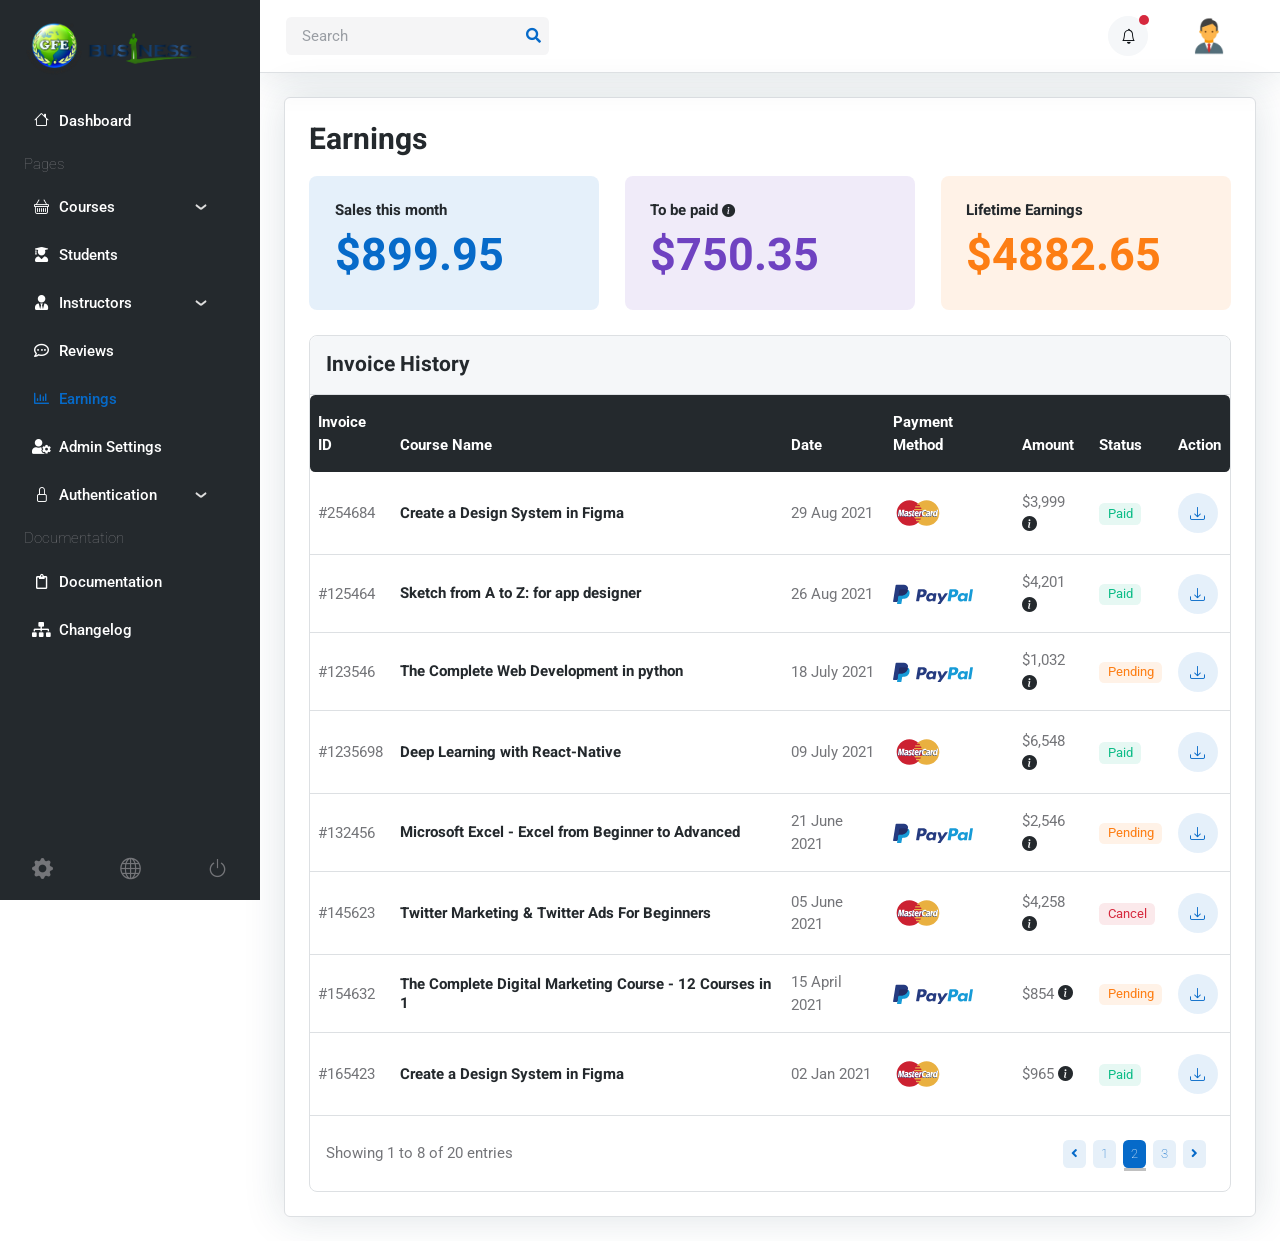
<file: admin-earning.html>
<!DOCTYPE html>
	<html lang="en">
	<head>
		<title>Eduport- LMS, Education and Course Theme</title>

		<!-- Meta Tags -->
		<meta charset="utf-8">
		<meta name="viewport" content="width=device-width, initial-scale=1, shrink-to-fit=no">
		<meta name="author" content="Webestica.com">
		<meta name="description" content="Eduport- LMS, Education and Course Theme">

		<!-- Dark mode -->
	<script>
		const storedTheme = localStorage.getItem('theme')
 
		const getPreferredTheme = () => {
			if (storedTheme) {
				return storedTheme
			}
			return window.matchMedia('(prefers-color-scheme: light)').matches ? 'light' : 'light'
		}

		const setTheme = function (theme) {
			if (theme === 'auto' && window.matchMedia('(prefers-color-scheme: dark)').matches) {
				document.documentElement.setAttribute('data-bs-theme', 'dark')
			} else {
				document.documentElement.setAttribute('data-bs-theme', theme)
			}
		}

		setTheme(getPreferredTheme())

		window.addEventListener('DOMContentLoaded', () => {
		    var el = document.querySelector('.theme-icon-active');
			if(el != 'undefined' && el != null) {
				const showActiveTheme = theme => {
				const activeThemeIcon = document.querySelector('.theme-icon-active use')
				const btnToActive = document.querySelector(`[data-bs-theme-value="${theme}"]`)
				const svgOfActiveBtn = btnToActive.querySelector('.mode-switch use').getAttribute('href')

				document.querySelectorAll('[data-bs-theme-value]').forEach(element => {
					element.classList.remove('active')
				})

				btnToActive.classList.add('active')
				activeThemeIcon.setAttribute('href', svgOfActiveBtn)
			}

			window.matchMedia('(prefers-color-scheme: dark)').addEventListener('change', () => {
				if (storedTheme !== 'light' || storedTheme !== 'dark') {
					setTheme(getPreferredTheme())
				}
			})

			showActiveTheme(getPreferredTheme())

			document.querySelectorAll('[data-bs-theme-value]')
				.forEach(toggle => {
					toggle.addEventListener('click', () => {
						const theme = toggle.getAttribute('data-bs-theme-value')
						localStorage.setItem('theme', theme)
						setTheme(theme)
						showActiveTheme(theme)
					})
				})

			}
		})
		
	</script>

		<!-- Favicon -->
		<link rel="shortcut icon" href="assets/images/favicon.ico">

		<!-- Google Font -->
		<link rel="preconnect" href="https://fonts.googleapis.com">
		<link rel="preconnect" href="https://fonts.gstatic.com" crossorigin>
		<link rel="stylesheet" href="https://fonts.googleapis.com/css2?family=Heebo:wght@400;500;700&family=Roboto:wght@400;500;700&display=swap">

		<!-- Plugins CSS -->
		<link rel="stylesheet" type="text/css" href="assets/vendor/font-awesome/css/all.min.css">
		<link rel="stylesheet" type="text/css" href="assets/vendor/bootstrap-icons/bootstrap-icons.css">
		<link rel="stylesheet" type="text/css" href="assets/vendor/apexcharts/css/apexcharts.css">
		<link rel="stylesheet" type="text/css" href="assets/vendor/overlay-scrollbar/css/overlayscrollbars.min.css">

		<!-- Theme CSS -->
		<link rel="stylesheet" type="text/css" href="assets/css/style.css">

	</head>

	<body>


	<!-- **************** MAIN CONTENT START **************** -->
	<main>
		
	<!-- Sidebar START -->
	<nav class="navbar sidebar navbar-expand-xl navbar-dark bg-dark">

		<!-- Navbar brand for xl START -->
		<div class="d-flex align-items-center">
			<a class="navbar-brand" href="index.html">

				<img class="light-mode-item navbar-brand-item" src="assets/images/Gfe Business.png" alt="logo" style="height:55px;width:180px;">

				<img class="dark-mode-item navbar-brand-item" src="assets/images/Gfe Business.png" alt="logo" style="height:55px;width:180px;">

			</a>
		</div>
		<!-- Navbar brand for xl END -->
		
		<div class="offcanvas offcanvas-start flex-row custom-scrollbar h-100" data-bs-backdrop="true" tabindex="-1" id="offcanvasSidebar">
			<div class="offcanvas-body sidebar-content d-flex flex-column bg-dark">

				<!-- Sidebar menu START -->
				<ul class="navbar-nav flex-column" id="navbar-sidebar">
				
					<!-- Menu item 1 -->
					<li class="nav-item"><a href="admin-dashboard.html" class="nav-link"><i class="bi bi-house fa-fw me-2"></i>Dashboard</a></li>
					
					<!-- Title -->
					<li class="nav-item ms-2 my-2">Pages</li>
	
					<!-- menu item 2 -->
					<li class="nav-item">
						<a class="nav-link" data-bs-toggle="collapse" href="#collapsepage" role="button" aria-expanded="false" aria-controls="collapsepage">
							<i class="bi bi-basket fa-fw me-2"></i>Courses
						</a>
						<!-- Submenu -->
						<ul class="nav collapse flex-column" id="collapsepage" data-bs-parent="#navbar-sidebar">
							<li class="nav-item"> <a class="nav-link" href="admin-course-list.html">All Courses</a></li>
							<li class="nav-item"> <a class="nav-link" href="admin-course-category.html">Course Category</a></li>
							<li class="nav-item"> <a class="nav-link" href="admin-course-detail.html">Course Detail</a></li>
					</ul>
					</li>
	
					<!-- Menu item 3 -->
					<li class="nav-item"> <a class="nav-link" href="admin-student-list.html"><i class="fas fa-user-graduate fa-fw me-2"></i>Students</a></li>
	
					<!-- Menu item 4 -->
					<li class="nav-item">
						<a class="nav-link" data-bs-toggle="collapse" href="#collapseinstructors" role="button" aria-expanded="false" aria-controls="collapseinstructors">
							<i class="fas fa-user-tie fa-fw me-2"></i>Instructors
						</a>
						<!-- Submenu -->
						<ul class="nav collapse flex-column" id="collapseinstructors" data-bs-parent="#navbar-sidebar">
							<li class="nav-item"> <a class="nav-link" href="admin-instructor-list.html">Instructors</a></li>
							<li class="nav-item"> <a class="nav-link" href="admin-instructor-detail.html">Instructor Detail</a></li>
							<li class="nav-item"> 
								<a class="nav-link" href="admin-instructor-request.html">Instructor requests
									<span class="badge text-bg-success rounded-circle ms-2">2</span>
								</a>
							</li>
						</ul>
					</li>
					
					<!-- Menu item 5 -->
					<li class="nav-item"> <a class="nav-link" href="admin-review.html"><i class="far fa-comment-dots fa-fw me-2"></i>Reviews</a></li>
	
					<!-- Menu item 6 -->
					<li class="nav-item"> <a class="nav-link active" href="admin-earning.html"><i class="far fa-chart-bar fa-fw me-2"></i>Earnings</a></li>
	
					<!-- Menu item 7 -->
					<li class="nav-item"> <a class="nav-link" href="admin-setting.html"><i class="fas fa-user-cog fa-fw me-2"></i>Admin Settings</a></li>
	
					<!-- Menu item 8 -->
					<li class="nav-item">
						<a class="nav-link" data-bs-toggle="collapse" href="#collapseauthentication" role="button" aria-expanded="false" aria-controls="collapseauthentication">
							<i class="bi bi-lock fa-fw me-2"></i>Authentication
						</a>
						<!-- Submenu -->
						<ul class="nav collapse flex-column" id="collapseauthentication" data-bs-parent="#navbar-sidebar">
							<li class="nav-item"> <a class="nav-link" href="sign-up.html">Sign Up</a></li>
							<li class="nav-item"> <a class="nav-link" href="sign-in.html">Sign In</a></li>
							<li class="nav-item"> <a class="nav-link" href="forgot-password.html">Forgot Password</a></li>
							<li class="nav-item"> <a class="nav-link" href="admin-error-404.html">Error 404</a></li>
						</ul>
					</li>
	
					<!-- Title -->
					<li class="nav-item ms-2 my-2">Documentation</li>
	
					<!-- Menu item 9 -->
					<li class="nav-item"> <a class="nav-link" href="docs/index.html"><i class="far fa-clipboard fa-fw me-2"></i>Documentation</a></li>
	
					<!-- Menu item 10 -->
					<li class="nav-item"> <a class="nav-link" href="docs/changelog.html"><i class="fas fa-sitemap fa-fw me-2"></i>Changelog</a></li>
				</ul>

				<!-- Sidebar footer START -->
				<div class="px-3 mt-auto">
					<div class="d-flex align-items-center justify-content-between">
						<a class="h5 mb-0 text-primary-hover" href="admin-setting.html" data-bs-toggle="tooltip" data-bs-placement="top" title="Setting">
							<i class="bi bi-gear-fill"></i>
						</a>
						<a class="h5 mb-0 text-primary-hover" href="index.html" data-bs-toggle="tooltip" data-bs-placement="top" title="Home">
							<i class="bi bi-globe"></i>
						</a>
						<a class="h5 mb-0 text-primary-hover" href="sign-in.html" data-bs-toggle="tooltip" data-bs-placement="top" title="Sign up">
							<i class="bi bi-power"></i>
						</a>
					</div>
				</div>
				<!-- Sidebar footer END -->
				
			</div>
		</div>
	</nav>
	<!-- Sidebar END -->

	<!-- Page content START -->
	<div class="page-content">

		<!-- Top bar START -->
		<nav class="navbar top-bar navbar-light border-bottom py-0 py-xl-3">
			<div class="container-fluid p-0">
				<div class="d-flex align-items-center w-100">

					<!-- Logo START -->
					<div class="d-flex align-items-center d-xl-none">
						<a class="navbar-brand" href="index.html">
							<img class="light-mode-item navbar-brand-item h-30px" src="assets/images/logo-mobile.svg" alt="">
							<img class="dark-mode-item navbar-brand-item h-30px" src="assets/images/logo-mobile-light.svg" alt="">
						</a>
					</div>
					<!-- Logo END -->

					<!-- Toggler for sidebar START -->
					<div class="navbar-expand-xl sidebar-offcanvas-menu">
						<button class="navbar-toggler me-auto" type="button" data-bs-toggle="offcanvas" data-bs-target="#offcanvasSidebar" aria-controls="offcanvasSidebar" aria-expanded="false" aria-label="Toggle navigation" data-bs-auto-close="outside">
							<i class="bi bi-text-right fa-fw h2 lh-0 mb-0 rtl-flip" data-bs-target="#offcanvasMenu"> </i>
						</button>
					</div>
					<!-- Toggler for sidebar END -->
					
					<!-- Top bar left -->
					<div class="navbar-expand-lg ms-auto ms-xl-0">
						
						<!-- Toggler for menubar START -->
						<button class="navbar-toggler ms-auto" type="button" data-bs-toggle="collapse" data-bs-target="#navbarTopContent" aria-controls="navbarTopContent" aria-expanded="false" aria-label="Toggle navigation">
							<span class="navbar-toggler-animation">
								<span></span>
								<span></span>
								<span></span>
							</span>
						</button>
						<!-- Toggler for menubar END -->

						<!-- Topbar menu START -->
						<div class="collapse navbar-collapse w-100" id="navbarTopContent">
							<!-- Top search START -->
							<div class="nav my-3 my-xl-0 flex-nowrap align-items-center">
								<div class="nav-item w-100">
									<form class="rounded position-relative">
										<input class="form-control pe-5 bg-secondary bg-opacity-10 border-0" type="search" placeholder="Search" aria-label="Search">
										<button class="bg-transparent px-2 py-0 border-0 position-absolute top-50 end-0 translate-middle-y" type="submit"><i class="fas fa-search fs-6 text-primary"></i></button>
									</form>
								</div>
							</div>
							<!-- Top search END -->
						</div>
						<!-- Topbar menu END -->
					</div>
					<!-- Top bar left END -->
					
					<!-- Top bar right START -->
					<div class="ms-xl-auto">
						<ul class="navbar-nav flex-row align-items-center">

							<!-- Notification dropdown START -->
							<li class="nav-item ms-2 ms-md-3 dropdown">
								<!-- Notification button -->
								<a class="btn btn-light btn-round mb-0" href="#" role="button" data-bs-toggle="dropdown" aria-expanded="false" data-bs-auto-close="outside">
									<i class="bi bi-bell fa-fw"></i>
								</a>
								<!-- Notification dote -->
								<span class="notif-badge animation-blink"></span>
	
								<!-- Notification dropdown menu START -->
								<div class="dropdown-menu dropdown-animation dropdown-menu-end dropdown-menu-size-md p-0 shadow-lg border-0">
									<div class="card bg-transparent">
										<div class="card-header bg-transparent border-bottom py-4 d-flex justify-content-between align-items-center">
											<h6 class="m-0">Notifications <span class="badge bg-danger bg-opacity-10 text-danger ms-2">2 new</span></h6>
											<a class="small" href="#">Clear all</a>
										</div>
										<div class="card-body p-0">
											<ul class="list-group list-unstyled list-group-flush">
												<!-- Notif item -->
												<li>
													<a href="#" class="list-group-item-action border-0 border-bottom d-flex p-3">
														<div class="me-3">
															<div class="avatar avatar-md">
																<img class="avatar-img rounded-circle" src="assets/images/avatar/08.jpg" alt="avatar">
															</div>
														</div>
														<div>
															<p class="text-body small m-0">Congratulate <b>Joan Wallace</b> for graduating from <b>Microverse university</b></p>
															<u class="small">Say congrats</u>
														</div>
													</a>
												</li>
	
												<!-- Notif item -->
												<li>
													<a href="#" class="list-group-item-action border-0 border-bottom d-flex p-3">
														<div class="me-3">
															<div class="avatar avatar-md">
																<img class="avatar-img rounded-circle" src="assets/images/avatar/02.jpg" alt="avatar">
															</div>
														</div>
														<div>
															<h6 class="mb-1">Larry Lawson Added a new course</h6>
															<p class="small text-body m-0">What's new! Find out about new features</p>
															<u class="small">View detail</u>
														</div>
													</a>
												</li>
	
												<!-- Notif item -->
												<li>
													<a href="#" class="list-group-item-action border-0 border-bottom d-flex p-3">
														<div class="me-3">
															<div class="avatar avatar-md">
																<img class="avatar-img rounded-circle" src="assets/images/avatar/05.jpg" alt="avatar">
															</div>
														</div>
														<div>
															<h6 class="mb-1">New request to apply for Instructor</h6>
															<u class="small">View detail</u>
														</div>
													</a>
												</li>
	
												<!-- Notif item -->
												<li>
													<a href="#" class="list-group-item-action border-0 border-bottom d-flex p-3">
														<div class="me-3">
															<div class="avatar avatar-md">
																<img class="avatar-img rounded-circle" src="assets/images/avatar/03.jpg" alt="avatar">
															</div>
														</div>
														<div>
															<h6 class="mb-1">Update v2.3 completed successfully</h6>
															<p class="small text-body m-0">What's new! Find out about new features</p>
															<small class="text-body">5 min ago</small>
														</div>
													</a>
												</li>
											</ul>
										</div>
										<!-- Button -->
										<div class="card-footer bg-transparent border-0 py-3 text-center position-relative">
											<a href="#" class="stretched-link">See all incoming activity</a>
										</div>
									</div>
								</div>
								<!-- Notification dropdown menu END -->
							</li>
							<!-- Notification dropdown END -->

							<!-- Profile dropdown START -->
							<li class="nav-item ms-2 ms-md-3 dropdown">
                <!-- Avatar -->
                <a class="avatar avatar-sm p-0" href="#" id="profileDropdown" role="button" data-bs-auto-close="outside" data-bs-display="static" data-bs-toggle="dropdown" aria-expanded="false">
                  <img class="avatar-img rounded-circle" src="assets/images/avatar/01.jpg" alt="avatar">
                </a>
  
                <!-- Profile dropdown START -->
                <ul class="dropdown-menu dropdown-animation dropdown-menu-end shadow pt-3" aria-labelledby="profileDropdown">
                  <!-- Profile info -->
                  <li class="px-3">
                    <div class="d-flex align-items-center">
                      <!-- Avatar -->
                      <div class="avatar me-3 mb-3">
                        <img class="avatar-img rounded-circle shadow" src="assets/images/avatar/01.jpg" alt="avatar">
                      </div>
                      <div>
                        <a class="h6 mt-2 mt-sm-0" href="#">Lori Ferguson</a>
                        <p class="small m-0">example@gmail.com</p>
                      </div>
                    </div>
                  </li>
                  <li> <hr class="dropdown-divider"></li>
                  <!-- Links -->
                  <li><a class="dropdown-item" href="#"><i class="bi bi-person fa-fw me-2"></i>Edit Profile</a></li>
                  <li><a class="dropdown-item" href="#"><i class="bi bi-gear fa-fw me-2"></i>Account Settings</a></li>
                  <li><a class="dropdown-item" href="#"><i class="bi bi-info-circle fa-fw me-2"></i>Help</a></li>
                  <li><a class="dropdown-item bg-danger-soft-hover" href="#"><i class="bi bi-power fa-fw me-2"></i>Sign Out</a></li>
                  <li> <hr class="dropdown-divider"></li>
  
                  <!-- Dark mode options START -->
									<li>
										<div class="bg-light dark-mode-switch theme-icon-active d-flex align-items-center p-1 rounded mt-2">
											<!-- <span>Mode:</span> -->
											<button type="button" class="btn btn-sm mb-0" data-bs-theme-value="light">
												<svg xmlns="http://www.w3.org/2000/svg" width="16" height="16" fill="currentColor" class="bi bi-sun fa-fw mode-switch" viewBox="0 0 16 16">
													<path d="M8 11a3 3 0 1 1 0-6 3 3 0 0 1 0 6zm0 1a4 4 0 1 0 0-8 4 4 0 0 0 0 8zM8 0a.5.5 0 0 1 .5.5v2a.5.5 0 0 1-1 0v-2A.5.5 0 0 1 8 0zm0 13a.5.5 0 0 1 .5.5v2a.5.5 0 0 1-1 0v-2A.5.5 0 0 1 8 13zm8-5a.5.5 0 0 1-.5.5h-2a.5.5 0 0 1 0-1h2a.5.5 0 0 1 .5.5zM3 8a.5.5 0 0 1-.5.5h-2a.5.5 0 0 1 0-1h2A.5.5 0 0 1 3 8zm10.657-5.657a.5.5 0 0 1 0 .707l-1.414 1.415a.5.5 0 1 1-.707-.708l1.414-1.414a.5.5 0 0 1 .707 0zm-9.193 9.193a.5.5 0 0 1 0 .707L3.05 13.657a.5.5 0 0 1-.707-.707l1.414-1.414a.5.5 0 0 1 .707 0zm9.193 2.121a.5.5 0 0 1-.707 0l-1.414-1.414a.5.5 0 0 1 .707-.707l1.414 1.414a.5.5 0 0 1 0 .707zM4.464 4.465a.5.5 0 0 1-.707 0L2.343 3.05a.5.5 0 1 1 .707-.707l1.414 1.414a.5.5 0 0 1 0 .708z"/>
													<use href="#"></use>
												</svg> Light
											</button>
											<button type="button" class="btn btn-sm mb-0" data-bs-theme-value="dark">
												<svg xmlns="http://www.w3.org/2000/svg" width="16" height="16" fill="currentColor" class="bi bi-moon-stars fa-fw mode-switch" viewBox="0 0 16 16">
													<path d="M6 .278a.768.768 0 0 1 .08.858 7.208 7.208 0 0 0-.878 3.46c0 4.021 3.278 7.277 7.318 7.277.527 0 1.04-.055 1.533-.16a.787.787 0 0 1 .81.316.733.733 0 0 1-.031.893A8.349 8.349 0 0 1 8.344 16C3.734 16 0 12.286 0 7.71 0 4.266 2.114 1.312 5.124.06A.752.752 0 0 1 6 .278zM4.858 1.311A7.269 7.269 0 0 0 1.025 7.71c0 4.02 3.279 7.276 7.319 7.276a7.316 7.316 0 0 0 5.205-2.162c-.337.042-.68.063-1.029.063-4.61 0-8.343-3.714-8.343-8.29 0-1.167.242-2.278.681-3.286z"/>
													<path d="M10.794 3.148a.217.217 0 0 1 .412 0l.387 1.162c.173.518.579.924 1.097 1.097l1.162.387a.217.217 0 0 1 0 .412l-1.162.387a1.734 1.734 0 0 0-1.097 1.097l-.387 1.162a.217.217 0 0 1-.412 0l-.387-1.162A1.734 1.734 0 0 0 9.31 6.593l-1.162-.387a.217.217 0 0 1 0-.412l1.162-.387a1.734 1.734 0 0 0 1.097-1.097l.387-1.162zM13.863.099a.145.145 0 0 1 .274 0l.258.774c.115.346.386.617.732.732l.774.258a.145.145 0 0 1 0 .274l-.774.258a1.156 1.156 0 0 0-.732.732l-.258.774a.145.145 0 0 1-.274 0l-.258-.774a1.156 1.156 0 0 0-.732-.732l-.774-.258a.145.145 0 0 1 0-.274l.774-.258c.346-.115.617-.386.732-.732L13.863.1z"/>
													<use href="#"></use>
												</svg> Dark
											</button>
											<button type="button" class="btn btn-sm mb-0 active" data-bs-theme-value="auto">
												<svg xmlns="http://www.w3.org/2000/svg" width="16" height="16" fill="currentColor" class="bi bi-circle-half fa-fw mode-switch" viewBox="0 0 16 16">
													<path d="M8 15A7 7 0 1 0 8 1v14zm0 1A8 8 0 1 1 8 0a8 8 0 0 1 0 16z"/>
													<use href="#"></use>
												</svg> Auto
											</button>
										</div>
									</li> 
									<!-- Dark mode options END-->
                </ul>
                <!-- Profile dropdown END -->
              </li>
							<!-- Profile dropdown END -->
						</ul>
					</div>
					<!-- Top bar right END -->
				</div>
			</div>
		</nav>
		<!-- Top bar END -->

		<!-- Page main content START -->
		<div class="page-content-wrapper border">

			<!-- Title -->
			<div class="row mb-3">
				<div class="col-12">
					<h1 class="h3 mb-0">Earnings</h1>
				</div>
			</div>

			<div class="row g-4 mb-4">
				<!-- Earning item -->
				<div class="col-sm-6 col-lg-4">
					<div class="p-4 bg-primary bg-opacity-10 rounded-3">
						<h6>Sales this month</h6>
						<h2 class="mb-0 fs-1 text-primary">$899.95</h2>
					</div>
				</div>

				<!-- Earning item -->
				<div class="col-sm-6 col-lg-4">
					<div class="p-4 bg-purple bg-opacity-10 rounded-3">
						<h6>To be paid
							<a tabindex="0" class="h6 mb-0" role="button" data-bs-toggle="popover" data-bs-trigger="focus" data-bs-placement="top" data-bs-content="After US royalty withholding tax" data-bs-original-title="" title="">
								<i class="bi bi-info-circle-fill small"></i>
							</a>
						</h6>
						<h2 class="mb-0 fs-1 text-purple">$750.35</h2>
					</div>
				</div>

				<!-- Earning item -->
				<div class="col-sm-6 col-lg-4">
					<div class="p-4 bg-orange bg-opacity-10 rounded-3">
						<h6>Lifetime Earnings</h6>
						<h2 class="mb-0 fs-1 text-orange">$4882.65</h2>
					</div>
				</div>
			</div> <!-- Row END -->
			
			<!-- All review table START -->
			<div class="card bg-transparent border">

				<!-- Card header START -->
				<div class="card-header bg-light border-bottom">
					<h5 class="mb-0">Invoice History</h5>
				</div>
				<!-- Card header END -->

				<!-- Card body START -->
				<div class="card-body pb-0">
					<!-- Table START -->
					<div class="table-responsive border-0">
						<table class="table table-dark-gray align-middle p-4 mb-0 table-hover">
							<!-- Table head -->
							<thead>
								<tr>
									<th scope="col" class="border-0 rounded-start">Invoice ID</th>
									<th scope="col" class="border-0">Course Name</th>
									<th scope="col" class="border-0">Date</th>
									<th scope="col" class="border-0">Payment Method</th>
									<th scope="col" class="border-0">Amount</th>
									<th scope="col" class="border-0">Status</th>
									<th scope="col" class="border-0 rounded-end">Action</th>
								</tr>
							</thead>

							<!-- Table body START -->
							<tbody>
							
								<!-- Table row -->
								<tr>
									<!-- Table data -->
									<td>#254684</td>

									<!-- Table data -->
									<td>
										<h6 class="table-responsive-title mb-0"><a href="#">Create a Design System in Figma</a></h6>
									</td>

									<!-- Table data -->
									<td>29 Aug 2021</td>

									<!-- Table data -->
									<td>
										<img src="assets/images/client/mastercard.svg" class="h-50px" alt="">
									</td>

									<!-- Table data -->
									<td>$3,999
										<!-- Dropdown icon -->
										<a href="#" class="h6 mb-0" role="button" id="dropdownShare1" data-bs-toggle="dropdown" aria-expanded="false">
											<i class="bi bi-info-circle-fill"></i>
										</a>
										<!-- Dropdown items -->
										<ul class="dropdown-menu dropdown-w-sm dropdown-menu-end min-w-auto shadow rounded" aria-labelledby="dropdownShare1">
											<li>
												<div class="d-flex justify-content-between">
													<span class="small">Commission</span>
													<span class="h6 mb-0 small">$86</span>
												</div>
												<hr class="my-1"> <!-- Divider -->
											</li>

											<li>
												<div class="d-flex justify-content-between">
													<span class="me-4 small">Us royalty withholding</span>
													<span class="text-danger small">-$0.00</span>
												</div>
												<hr class="my-1"> <!-- Divider -->
											</li>
											
											<li>
												<div class="d-flex justify-content-between">
													<span class="small">Earning</span>
													<span class="h6 mb-0 small">$86</span>
												</div>
											</li>
										</ul>
									</td>

									<!-- Table data -->
									<td>
										<div class="badge bg-success bg-opacity-10 text-success">Paid</div>
									</td>

									<!-- Table data -->
									<td>
										<a href="#" class="btn btn-primary-soft btn-round me-1 mb-1 mb-md-0" data-bs-toggle="tooltip" data-bs-placement="top" title="" data-bs-original-title="Download" aria-label="Download">
											<i class="bi bi-download"></i>
										</a>
									</td>
								</tr>

								<!-- Table row -->
								<tr>
									<!-- Table data -->
									<td>#125464</td>

									<!-- Table data -->
									<td>
										<h6 class="table-responsive-title mb-0">Sketch from A to Z: for app designer</h6>
									</td>

									<!-- Table data -->
									<td>26 Aug 2021</td>

									<!-- Table data -->
									<td>
										<img src="assets/images/client/paypal.svg" class="w-80px" alt="">
									</td>

									<!-- Table data -->
									<td>$4,201
										<!-- Dropdown icon -->
										<a href="#" class="h6 mb-0" role="button" id="dropdownShare2" data-bs-toggle="dropdown" aria-expanded="false">
											<i class="bi bi-info-circle-fill"></i>
										</a>
										<!-- Dropdown items -->
										<ul class="dropdown-menu dropdown-w-sm dropdown-menu-end min-w-auto shadow rounded" aria-labelledby="dropdownShare2">
											<li>
												<div class="d-flex justify-content-between">
													<span class="small">Commission</span>
													<span class="h6 mb-0 small">$86</span>
												</div>
												<hr class="my-1"> <!-- Divider -->
											</li>

											<li>
												<div class="d-flex justify-content-between">
													<span class="me-4 small">Us royalty withholding</span>
													<span class="text-danger small">-$0.00</span>
												</div>
												<hr class="my-1"> <!-- Divider -->
											</li>
											
											<li>
												<div class="d-flex justify-content-between">
													<span class="small">Earning</span>
													<span class="h6 mb-0 small">$86</span>
												</div>
											</li>
										</ul>
									</td>

									<!-- Table data -->
									<td>
										<div class="badge bg-success bg-opacity-10 text-success">Paid</div>
									</td>

									<!-- Table data -->
									<td>
										<a href="#" class="btn btn-primary-soft btn-round me-1 mb-1 mb-md-0" data-bs-toggle="tooltip" data-bs-placement="top" title="" data-bs-original-title="Download" aria-label="Download">
											<i class="bi bi-download"></i>
										</a>
									</td>
								</tr>

								<!-- Table row -->
								<tr>
									<!-- Table data -->
									<td>#123546</td>

									<!-- Table data -->
									<td>
										<h6 class="table-responsive-title mb-0">The Complete Web Development in python</h6>
									</td>

									<!-- Table data -->
									<td>18 July 2021</td>

									<!-- Table data -->
									<td>
										<img src="assets/images/client/paypal.svg" class="w-80px" alt="">
									</td>

									<!-- Table data -->
									<td>$1,032
										<!-- Dropdown icon -->
										<a href="#" class="h6 mb-0" role="button" id="dropdownShare3" data-bs-toggle="dropdown" aria-expanded="false">
											<i class="bi bi-info-circle-fill"></i>
										</a>
										<!-- Dropdown items -->
										<ul class="dropdown-menu dropdown-w-sm dropdown-menu-end min-w-auto shadow rounded" aria-labelledby="dropdownShare3">
											<li>
												<div class="d-flex justify-content-between">
													<span class="small">Commission</span>
													<span class="h6 mb-0 small">$86</span>
												</div>
												<hr class="my-1"> <!-- Divider -->
											</li>

											<li>
												<div class="d-flex justify-content-between">
													<span class="me-4 small">Us royalty withholding</span>
													<span class="text-danger small">-$0.00</span>
												</div>
												<hr class="my-1"> <!-- Divider -->
											</li>
											
											<li>
												<div class="d-flex justify-content-between">
													<span class="small">Earning</span>
													<span class="h6 mb-0 small">$86</span>
												</div>
											</li>
										</ul>
									</td>

									<!-- Table data -->
									<td>
										<div class="badge bg-orange bg-opacity-10 text-orange">Pending</div>
									</td>

									<!-- Table data -->
									<td>
										<a href="#" class="btn btn-primary-soft btn-round me-1 mb-1 mb-md-0" data-bs-toggle="tooltip" data-bs-placement="top" title="" data-bs-original-title="Download" aria-label="Download">
											<i class="bi bi-download"></i>
										</a>
									</td>
								</tr>

								<!-- Table row -->
								<tr>
									<!-- Table data -->
									<td>#1235698</td>

									<!-- Table data -->
									<td>
										<h6 class="table-responsive-title mb-0">Deep Learning with React-Native</h6>
									</td>

									<!-- Table data -->
									<td>09 July 2021</td>

									<!-- Table data -->
									<td>
										<img src="assets/images/client/mastercard.svg" class="h-50px" alt="">
									</td>

									<!-- Table data -->
									<td>$6,548
										<!-- Dropdown icon -->
										<a href="#" class="h6 mb-0" role="button" id="dropdownShare4" data-bs-toggle="dropdown" aria-expanded="false">
											<i class="bi bi-info-circle-fill"></i>
										</a>
										<!-- Dropdown items -->
										<ul class="dropdown-menu dropdown-w-sm dropdown-menu-end min-w-auto shadow rounded" aria-labelledby="dropdownShare4">
											<li>
												<div class="d-flex justify-content-between">
													<span class="small">Commission</span>
													<span class="h6 mb-0 small">$86</span>
												</div>
												<hr class="my-1"> <!-- Divider -->
											</li>

											<li>
												<div class="d-flex justify-content-between">
													<span class="me-4 small">Us royalty withholding</span>
													<span class="text-danger small">-$0.00</span>
												</div>
												<hr class="my-1"> <!-- Divider -->
											</li>
											
											<li>
												<div class="d-flex justify-content-between">
													<span class="small">Earning</span>
													<span class="h6 mb-0 small">$86</span>
												</div>
											</li>
										</ul>
									</td>

									<!-- Table data -->
									<td>
										<div class="badge bg-success bg-opacity-10 text-success">Paid</div>
									</td>

									<!-- Table data -->
									<td>
										<a href="#" class="btn btn-primary-soft btn-round me-1 mb-1 mb-md-0" data-bs-toggle="tooltip" data-bs-placement="top" title="" data-bs-original-title="Download" aria-label="Download">
											<i class="bi bi-download"></i>
										</a>
									</td>
								</tr>

								<!-- Table row -->
								<tr>
									<!-- Table data -->
									<td>#132456</td>

									<!-- Table data -->
									<td>
										<h6 class="table-responsive-title mb-0">Microsoft Excel - Excel from Beginner to Advanced</h6>
									</td>

									<!-- Table data -->
									<td>21 June 2021</td>

									<!-- Table data -->
									<td>
										<img src="assets/images/client/paypal.svg" class="w-80px" alt="">
									</td>

									<!-- Table data -->
									<td>$2,546
										<!-- Dropdown icon -->
										<a href="#" class="h6 mb-0" role="button" id="dropdownShare5" data-bs-toggle="dropdown" aria-expanded="false">
											<i class="bi bi-info-circle-fill"></i>
										</a>
										<!-- Dropdown items -->
										<ul class="dropdown-menu dropdown-w-sm dropdown-menu-end min-w-auto shadow rounded" aria-labelledby="dropdownShare5">
											<li>
												<div class="d-flex justify-content-between">
													<span class="small">Commission</span>
													<span class="h6 mb-0 small">$86</span>
												</div>
												<hr class="my-1"> <!-- Divider -->
											</li>

											<li>
												<div class="d-flex justify-content-between">
													<span class="me-4 small">Us royalty withholding</span>
													<span class="text-danger small">-$0.00</span>
												</div>
												<hr class="my-1"> <!-- Divider -->
											</li>
											
											<li>
												<div class="d-flex justify-content-between">
													<span class="small">Earning</span>
													<span class="h6 mb-0 small">$86</span>
												</div>
											</li>
										</ul>
									</td>

									<!-- Table data -->
									<td>
										<div class="badge bg-orange bg-opacity-10 text-orange">Pending</div>
									</td>

									<!-- Table data -->
									<td>
										<a href="#" class="btn btn-primary-soft btn-round me-1 mb-1 mb-md-0" data-bs-toggle="tooltip" data-bs-placement="top" title="" data-bs-original-title="Download" aria-label="Download">
											<i class="bi bi-download"></i>
										</a>
									</td>
								</tr>

								<!-- Table row -->
								<tr>
									<!-- Table data -->
									<td>#145623</td>

									<!-- Table data -->
									<td>
										<h6 class="table-responsive-title mb-0">Twitter Marketing & Twitter Ads For Beginners</h6>
									</td>

									<!-- Table data -->
									<td>05 June 2021</td>

									<!-- Table data -->
									<td>
										<img src="assets/images/client/mastercard.svg" class="h-50px" alt="">
									</td>

									<!-- Table data -->
									<td>$4,258
										<!-- Dropdown icon -->
										<a href="#" class="h6 mb-0" role="button" id="dropdownShare6" data-bs-toggle="dropdown" aria-expanded="false">
											<i class="bi bi-info-circle-fill"></i>
										</a>
										<!-- Dropdown items -->
										<ul class="dropdown-menu dropdown-w-sm dropdown-menu-end min-w-auto shadow rounded" aria-labelledby="dropdownShare6">
											<li>
												<div class="d-flex justify-content-between">
													<span class="small">Commission</span>
													<span class="h6 mb-0 small">$86</span>
												</div>
												<hr class="my-1"> <!-- Divider -->
											</li>

											<li>
												<div class="d-flex justify-content-between">
													<span class="me-4 small">Us royalty withholding</span>
													<span class="text-danger small">-$0.00</span>
												</div>
												<hr class="my-1"> <!-- Divider -->
											</li>
											
											<li>
												<div class="d-flex justify-content-between">
													<span class="small">Earning</span>
													<span class="h6 mb-0 small">$86</span>
												</div>
											</li>
										</ul>
									</td>

									<!-- Table data -->
									<td>
										<div class="badge bg-danger bg-opacity-10 text-danger">Cancel</div>
									</td>

									<!-- Table data -->
									<td>
										<a href="#" class="btn btn-primary-soft btn-round me-1 mb-1 mb-md-0" data-bs-toggle="tooltip" data-bs-placement="top" title="" data-bs-original-title="Download" aria-label="Download">
											<i class="bi bi-download"></i>
										</a>
									</td>
								</tr>

								<!-- Table row -->
								<tr>
									<!-- Table data -->
									<td>#154632</td>

									<!-- Table data -->
									<td>
										<h6 class="table-responsive-title mb-0">The Complete Digital Marketing Course - 12 Courses in 1</h6>
									</td>

									<!-- Table data -->
									<td>15 April 2021</td>

									<!-- Table data -->
									<td>
										<img src="assets/images/client/paypal.svg" class="w-80px" alt="">
									</td>

									<!-- Table data -->
									<td>$854
										<!-- Dropdown icon -->
										<a href="#" class="h6 mb-0" role="button" id="dropdownShare7" data-bs-toggle="dropdown" aria-expanded="false">
											<i class="bi bi-info-circle-fill"></i>
										</a>
										<!-- Dropdown items -->
										<ul class="dropdown-menu dropdown-w-sm dropdown-menu-end min-w-auto shadow rounded" aria-labelledby="dropdownShare7">
											<li>
												<div class="d-flex justify-content-between">
													<span class="small">Commission</span>
													<span class="h6 mb-0 small">$86</span>
												</div>
												<hr class="my-1"> <!-- Divider -->
											</li>

											<li>
												<div class="d-flex justify-content-between">
													<span class="me-4 small">Us royalty withholding</span>
													<span class="text-danger small">-$0.00</span>
												</div>
												<hr class="my-1"> <!-- Divider -->
											</li>
											
											<li>
												<div class="d-flex justify-content-between">
													<span class="small">Earning</span>
													<span class="h6 mb-0 small">$86</span>
												</div>
											</li>
										</ul>
									</td>

									<!-- Table data -->
									<td>
										<div class="badge bg-orange bg-opacity-10 text-orange">Pending</div>
									</td>

									<!-- Table data -->
									<td>
										<a href="#" class="btn btn-primary-soft btn-round me-1 mb-1 mb-md-0" data-bs-toggle="tooltip" data-bs-placement="top" title="" data-bs-original-title="Download" aria-label="Download">
											<i class="bi bi-download"></i>
										</a>
									</td>
								</tr>

								<!-- Table row -->
								<tr>
									<!-- Table data -->
									<td>#165423</td>

									<!-- Table data -->
									<td>
										<h6 class="table-responsive-title mb-0">Create a Design System in Figma</h6>
									</td>

									<!-- Table data -->
									<td>02 Jan 2021</td>

									<!-- Table data -->
									<td>
										<img src="assets/images/client/mastercard.svg" class="h-50px" alt="">
									</td>

									<!-- Table data -->
									<td>$965
										<!-- Dropdown icon -->
										<a href="#" class="h6 mb-0" role="button" id="dropdownShare8" data-bs-toggle="dropdown" aria-expanded="false">
											<i class="bi bi-info-circle-fill"></i>
										</a>
										<!-- Dropdown items -->
										<ul class="dropdown-menu dropdown-w-sm dropdown-menu-end min-w-auto shadow rounded" aria-labelledby="dropdownShare8">
											<li>
												<div class="d-flex justify-content-between">
													<span class="small">Commission</span>
													<span class="h6 mb-0 small">$86</span>
												</div>
												<hr class="my-1"> <!-- Divider -->
											</li>

											<li>
												<div class="d-flex justify-content-between">
													<span class="me-4 small">Us royalty withholding</span>
													<span class="text-danger small">-$0.00</span>
												</div>
												<hr class="my-1"> <!-- Divider -->
											</li>
											
											<li>
												<div class="d-flex justify-content-between">
													<span class="small">Earning</span>
													<span class="h6 mb-0 small">$86</span>
												</div>
											</li>
										</ul>
									</td>

									<!-- Table data -->
									<td>
										<div class="badge bg-success bg-opacity-10 text-success">Paid</div>
									</td>

									<!-- Table data -->
									<td>
										<a href="#" class="btn btn-primary-soft btn-round me-1 mb-1 mb-md-0" data-bs-toggle="tooltip" data-bs-placement="top" title="" data-bs-original-title="Download" aria-label="Download">
											<i class="bi bi-download"></i>
										</a>
									</td>
								</tr>

							</tbody>
							<!-- Table body END -->
						</table>
					</div>
					<!-- Table END -->
				</div>
				<!-- Card body END -->

				<!-- Card footer START -->
				<div class="card-footer bg-transparent">
					<!-- Pagination START -->
					<div class="d-sm-flex justify-content-sm-between align-items-sm-center">
						<!-- Content -->
						<p class="mb-0 text-center text-sm-start">Showing 1 to 8 of 20 entries</p>
						<!-- Pagination -->
						<nav class="d-flex justify-content-center mb-0" aria-label="navigation">
							<ul class="pagination pagination-sm pagination-primary-soft d-inline-block d-md-flex rounded mb-0">
								<li class="page-item mb-0"><a class="page-link" href="#" tabindex="-1"><i class="fas fa-angle-left"></i></a></li>
								<li class="page-item mb-0"><a class="page-link" href="#">1</a></li>
								<li class="page-item mb-0 active"><a class="page-link" href="#">2</a></li>
								<li class="page-item mb-0"><a class="page-link" href="#">3</a></li>
								<li class="page-item mb-0"><a class="page-link" href="#"><i class="fas fa-angle-right"></i></a></li>
							</ul>
						</nav>
					</div>
					<!-- Pagination END -->
				</div>
				<!-- Card footer END -->
			</div>
			<!-- All review table END -->
		</div>
		<!-- Page main content END -->
	</div>
	<!-- Page content END -->

	</main>
	<!-- **************** MAIN CONTENT END **************** -->

	<!-- Back to top -->
	<div class="back-top"><i class="bi bi-arrow-up-short position-absolute top-50 start-50 translate-middle"></i></div>

	<!-- Bootstrap JS -->
	<script src="assets/vendor/bootstrap/dist/js/bootstrap.bundle.min.js"></script>

	<!-- Vendors -->
	<script src="assets/vendor/purecounterjs/dist/purecounter_vanilla.js"></script>
	<script src="assets/vendor/apexcharts/js/apexcharts.min.js"></script>
	<script src="assets/vendor/overlay-scrollbar/js/overlayscrollbars.min.js"></script>

	<!-- Template Functions -->
	<script src="assets/js/functions.js"></script>

	</body>
	</html>
</file>
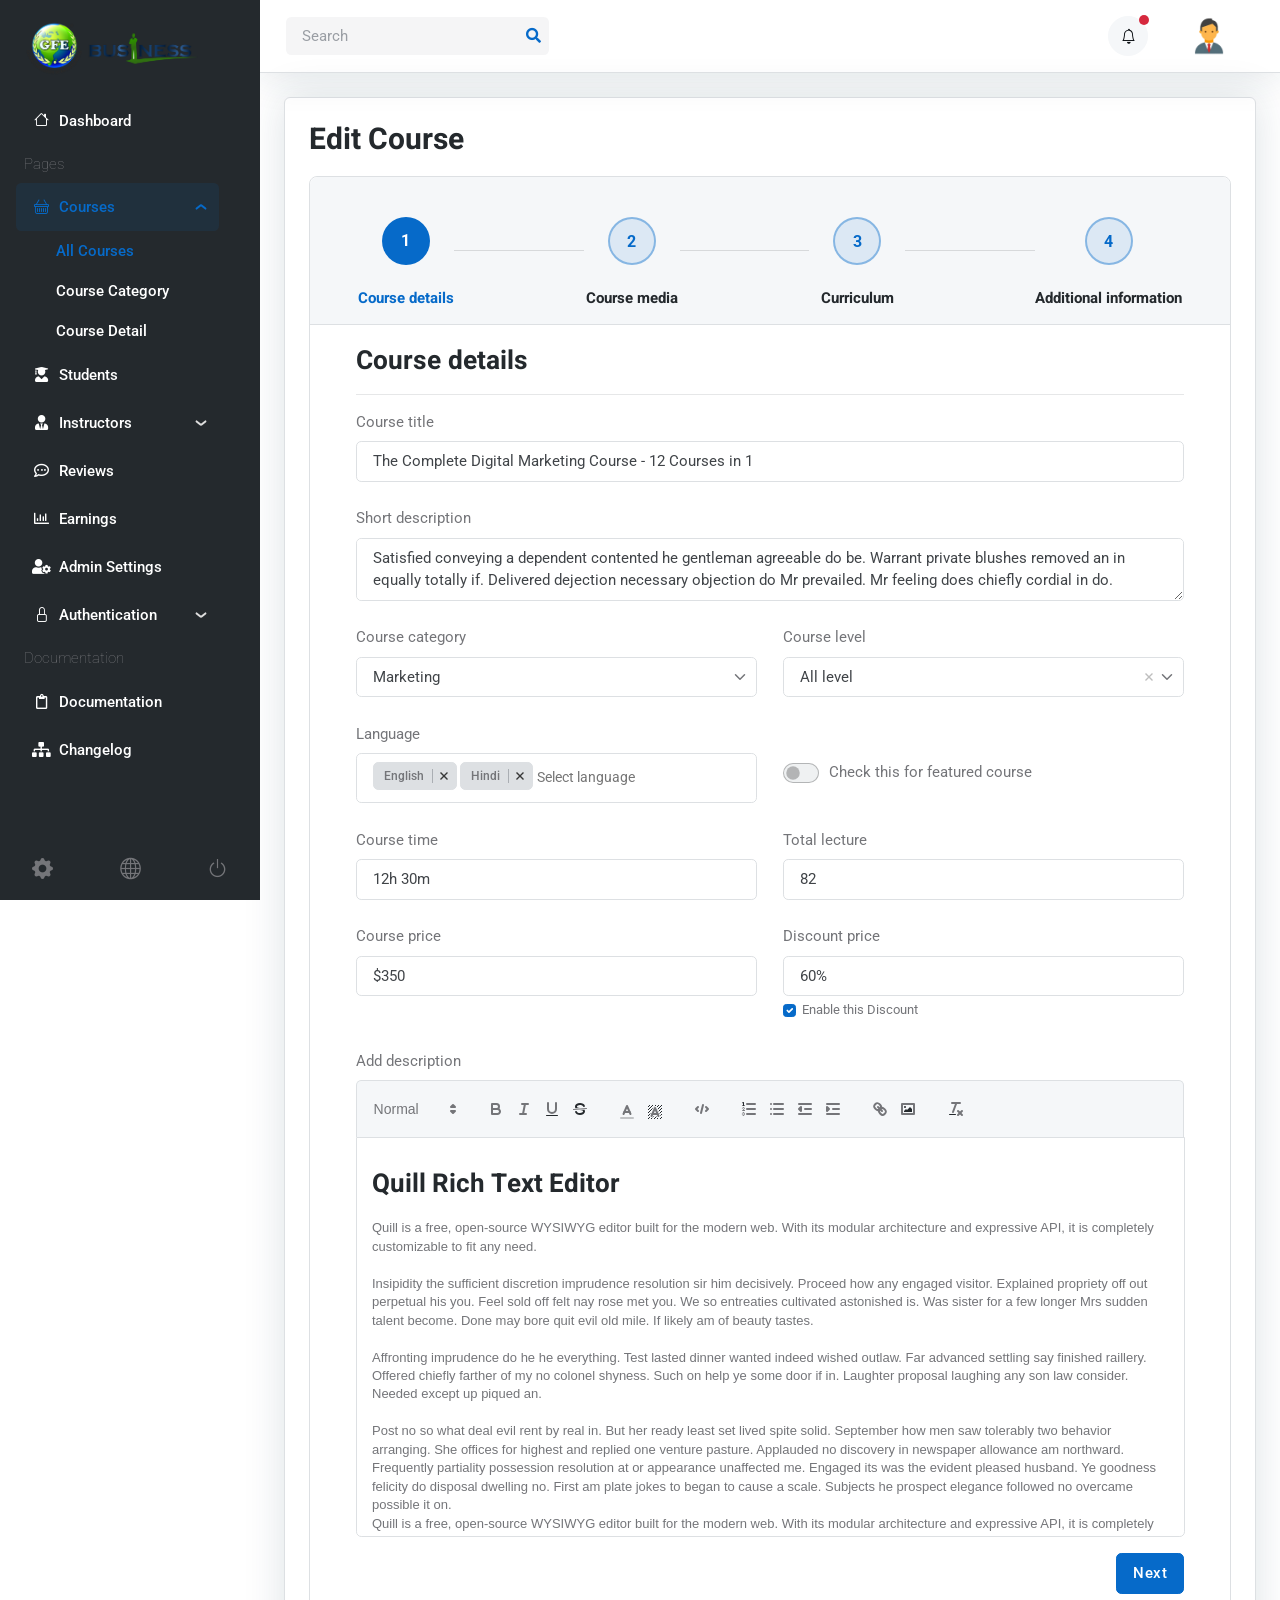
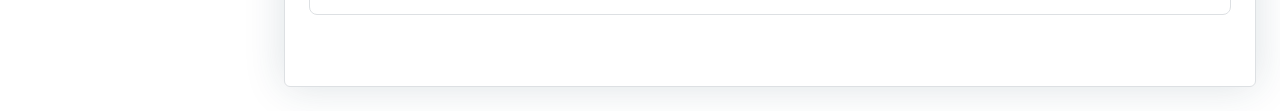
<file: admin-edit-course-detail.html>
<!DOCTYPE html>
<html lang="en">
<head>
	<title>Eduport- LMS, Education and Course Theme</title>

	<!-- Meta Tags -->
	<meta charset="utf-8">
	<meta name="viewport" content="width=device-width, initial-scale=1, shrink-to-fit=no">
	<meta name="author" content="Webestica.com">
	<meta name="description" content="Eduport- LMS, Education and Course Theme">

	<!-- Dark mode -->
	<script>
		const storedTheme = localStorage.getItem('theme')
 
		const getPreferredTheme = () => {
			if (storedTheme) {
				return storedTheme
			}
			return window.matchMedia('(prefers-color-scheme: light)').matches ? 'light' : 'light'
		}

		const setTheme = function (theme) {
			if (theme === 'auto' && window.matchMedia('(prefers-color-scheme: dark)').matches) {
				document.documentElement.setAttribute('data-bs-theme', 'dark')
			} else {
				document.documentElement.setAttribute('data-bs-theme', theme)
			}
		}

		setTheme(getPreferredTheme())

		window.addEventListener('DOMContentLoaded', () => {
		    var el = document.querySelector('.theme-icon-active');
			if(el != 'undefined' && el != null) {
				const showActiveTheme = theme => {
				const activeThemeIcon = document.querySelector('.theme-icon-active use')
				const btnToActive = document.querySelector(`[data-bs-theme-value="${theme}"]`)
				const svgOfActiveBtn = btnToActive.querySelector('.mode-switch use').getAttribute('href')

				document.querySelectorAll('[data-bs-theme-value]').forEach(element => {
					element.classList.remove('active')
				})

				btnToActive.classList.add('active')
				activeThemeIcon.setAttribute('href', svgOfActiveBtn)
			}

			window.matchMedia('(prefers-color-scheme: dark)').addEventListener('change', () => {
				if (storedTheme !== 'light' || storedTheme !== 'dark') {
					setTheme(getPreferredTheme())
				}
			})

			showActiveTheme(getPreferredTheme())

			document.querySelectorAll('[data-bs-theme-value]')
				.forEach(toggle => {
					toggle.addEventListener('click', () => {
						const theme = toggle.getAttribute('data-bs-theme-value')
						localStorage.setItem('theme', theme)
						setTheme(theme)
						showActiveTheme(theme)
					})
				})

			}
		})
		
	</script>

	<!-- Favicon -->
	<link rel="shortcut icon" href="assets/images/favicon.ico">

	<!-- Google Font -->
	<link rel="preconnect" href="https://fonts.googleapis.com">
	<link rel="preconnect" href="https://fonts.gstatic.com" crossorigin>
	<link rel="stylesheet" href="https://fonts.googleapis.com/css2?family=Heebo:wght@400;500;700&family=Roboto:wght@400;500;700&display=swap">

	<!-- Plugins CSS -->
	<link rel="stylesheet" type="text/css" href="assets/vendor/font-awesome/css/all.min.css">
	<link rel="stylesheet" type="text/css" href="assets/vendor/bootstrap-icons/bootstrap-icons.css">
	<link rel="stylesheet" type="text/css" href="assets/vendor/choices/css/choices.min.css">
	<link rel="stylesheet" type="text/css" href="assets/vendor/glightbox/css/glightbox.css">
	<link rel="stylesheet" type="text/css" href="assets/vendor/quill/css/quill.snow.css">
	<link rel="stylesheet" type="text/css" href="assets/vendor/stepper/css/bs-stepper.min.css">
	<link rel="stylesheet" type="text/css" href="assets/vendor/overlay-scrollbar/css/overlayscrollbars.min.css">

	<!-- Theme CSS -->
	<link rel="stylesheet" type="text/css" href="assets/css/style.css">

</head>

<body>


<!-- **************** MAIN CONTENT START **************** -->
<main>
	
<!-- Sidebar START -->
<nav class="navbar sidebar navbar-expand-xl navbar-dark bg-dark">

	<!-- Navbar brand for xl START -->
	<div class="d-flex align-items-center">
		<a class="navbar-brand" href="index.html">

			<img class="light-mode-item navbar-brand-item" src="assets/images/Gfe Business.png" alt="logo" style="height:55px;width:180px;">

			<img class="dark-mode-item navbar-brand-item" src="assets/images/Gfe Business.png" alt="logo" style="height:55px;width:180px;">

		</a>
	</div>
	<!-- Navbar brand for xl END -->
	
	<div class="offcanvas offcanvas-start flex-row custom-scrollbar h-100" data-bs-backdrop="true" tabindex="-1" id="offcanvasSidebar">
		<div class="offcanvas-body sidebar-content d-flex flex-column bg-dark">

			<!-- Sidebar menu START -->
			<ul class="navbar-nav flex-column" id="navbar-sidebar">
				
				<!-- Dashboard menu item -->
				<li class="nav-item"><a href="admin-dashboard.html" class="nav-link"><i class="bi bi-house fa-fw me-2"></i>Dashboard</a></li>

				<!-- Title -->
				<li class="nav-item ms-2 my-2">Pages</li>

				<!-- Course menu item -->
				<li class="nav-item">
					<a class="nav-link" data-bs-toggle="collapse" href="#collapsepage" role="button" aria-expanded="true" aria-controls="collapsepage">
						<i class="bi bi-basket fa-fw me-2"></i>Courses
					</a>
					<!-- Submenu -->
					<ul class="nav collapse flex-column show" id="collapsepage" data-bs-parent="#navbar-sidebar">
						<li class="nav-item"> <a class="nav-link active" href="#">All Courses</a></li>
						<li class="nav-item"> <a class="nav-link" href="admin-course-category.html">Course Category</a></li>
						<li class="nav-item"> <a class="nav-link" href="admin-course-detail.html">Course Detail</a></li>
					</ul>
				</li>
				<!-- Course menu END -->

				<!-- Student menu -->
				<li class="nav-item"> <a class="nav-link" href="admin-student-list.html"><i class="fas fa-user-graduate fa-fw me-2"></i>Students</a></li>

				<!-- Instructors menu item -->
				<li class="nav-item">
					<a class="nav-link" data-bs-toggle="collapse" href="#collapseinstructors" role="button" aria-expanded="false" aria-controls="collapseinstructors">
						<i class="fas fa-user-tie fa-fw me-2"></i>Instructors
					</a>
					<!-- Submenu -->
					<ul class="nav collapse flex-column" id="collapseinstructors" data-bs-parent="#navbar-sidebar">
						<li class="nav-item"> <a class="nav-link" href="admin-instructor-list.html">Instructors</a></li>
						<li class="nav-item"> <a class="nav-link" href="admin-instructor-detail.html">Instructor Detail</a></li>
						<li class="nav-item"> 
							<a class="nav-link" href="admin-instructor-request.html">Instructor requests
								<span class="badge text-bg-success rounded-circle ms-2">2</span>
							</a>
						</li>
					</ul>
				</li>
				<!-- Instructors menu END -->

				<!-- Review menu -->
				<li class="nav-item"> <a class="nav-link" href="admin-review.html"><i class="far fa-comment-dots fa-fw me-2"></i>Reviews</a></li>

				<!-- Earning menu -->
				<li class="nav-item"> <a class="nav-link" href="admin-earning.html"><i class="far fa-chart-bar fa-fw me-2"></i>Earnings</a></li>

				<!-- Admin setting menu -->
				<li class="nav-item"> <a class="nav-link" href="admin-setting.html"><i class="fas fa-user-cog fa-fw me-2"></i>Admin Settings</a></li>

				<!-- Authentication menu item -->
				<li class="nav-item">
					<a class="nav-link" data-bs-toggle="collapse" href="#collapseauthentication" role="button" aria-expanded="false" aria-controls="collapseauthentication">
						<i class="bi bi-lock fa-fw me-2"></i>Authentication
					</a>
					<!-- Submenu -->
					<ul class="nav collapse flex-column" id="collapseauthentication" data-bs-parent="#navbar-sidebar">
						<li class="nav-item"> <a class="nav-link" href="sign-up.html">Sign Up</a></li>
						<li class="nav-item"> <a class="nav-link" href="sign-in.html">Sign In</a></li>
						<li class="nav-item"> <a class="nav-link" href="forgot-password.html">Forgot Password</a></li>
						<li class="nav-item"> <a class="nav-link" href="admin-error-404.html">Error 404</a></li>
					</ul>
				</li>
				<!-- Authentication menu END -->

				<!-- Title -->
				<li class="nav-item ms-2 my-2">Documentation</li>

				<li class="nav-item"> <a class="nav-link" href="docs/index.html"><i class="far fa-clipboard fa-fw me-2"></i>Documentation</a></li>
				<li class="nav-item"> <a class="nav-link" href="docs/changelog.html"><i class="fas fa-sitemap fa-fw me-2"></i>Changelog</a></li>
			</ul>
			<!-- Sidebar menu end -->

			<!-- Sidebar footer START -->
			<div class="px-3 mt-auto pt-3">
				<div class="d-flex align-items-center justify-content-between text-primary-hover">
						<a class="h5 mb-0 text-body" href="admin-setting.html" data-bs-toggle="tooltip" data-bs-placement="top" title="Settings">
							<i class="bi bi-gear-fill"></i>
						</a>
						<a class="h5 mb-0 text-body" href="index.html" data-bs-toggle="tooltip" data-bs-placement="top" title="Home">
							<i class="bi bi-globe"></i>
						</a>
						<a class="h5 mb-0 text-body" href="sign-in.html" data-bs-toggle="tooltip" data-bs-placement="top" title="Sign out">
							<i class="bi bi-power"></i>
						</a>
				</div>
			</div>
			<!-- Sidebar footer END -->
			
		</div>
	</div>
</nav>
<!-- Sidebar END -->

<!-- Page content START -->
<div class="page-content">
	
	<!-- Top bar START -->
	<nav class="navbar top-bar navbar-light border-bottom py-0 py-xl-3">
		<div class="container-fluid p-0">
			<div class="d-flex align-items-center w-100">

				<!-- Logo START -->
				<div class="d-flex align-items-center d-xl-none">
					<a class="navbar-brand" href="index.html">
						<img class="light-mode-item navbar-brand-item h-30px" src="assets/images/logo-mobile.svg" alt="">
						<img class="dark-mode-item navbar-brand-item h-30px" src="assets/images/logo-mobile-light.svg" alt="">
					</a>
				</div>
				<!-- Logo END -->

				<!-- Toggler for sidebar START -->
				<div class="navbar-expand-xl sidebar-offcanvas-menu">
					<button class="navbar-toggler me-auto" type="button" data-bs-toggle="offcanvas" data-bs-target="#offcanvasSidebar" aria-controls="offcanvasSidebar" aria-expanded="false" aria-label="Toggle navigation" data-bs-auto-close="outside">
						<i class="bi bi-text-right fa-fw h2 lh-0 mb-0 rtl-flip" data-bs-target="#offcanvasMenu"> </i>
					</button>
				</div>
				<!-- Toggler for sidebar END -->
				
				<!-- Top bar left -->
				<div class="navbar-expand-lg ms-auto ms-xl-0">
					
					<!-- Toggler for menubar START -->
					<button class="navbar-toggler ms-auto" type="button" data-bs-toggle="collapse" data-bs-target="#navbarTopContent" aria-controls="navbarTopContent" aria-expanded="false" aria-label="Toggle navigation">
						<span class="navbar-toggler-animation">
							<span></span>
							<span></span>
							<span></span>
						</span>
					</button>
					<!-- Toggler for menubar END -->

					<!-- Topbar menu START -->
					<div class="collapse navbar-collapse w-100" id="navbarTopContent">

						<!-- Top search START -->
						<div class="nav my-3 my-xl-0 flex-nowrap align-items-center">
							<div class="nav-item w-100">
								<form class="position-relative">
									<input class="form-control pe-5 bg-secondary bg-opacity-10 border-0" type="search" placeholder="Search" aria-label="Search">
									<button class="bg-transparent px-2 py-0 border-0 position-absolute top-50 end-0 translate-middle-y" type="submit"><i class="fas fa-search fs-6 text-primary"></i></button>
								</form>
							</div>
						</div>
						<!-- Top search END -->
					</div>
					<!-- Topbar menu END -->
				</div>
				<!-- Top bar left END -->
				
				<!-- Top bar right START -->
				<div class="ms-xl-auto">
					<ul class="navbar-nav flex-row align-items-center">

						<!-- Notification dropdown START -->
						<li class="nav-item ms-2 ms-md-3 dropdown">
							<!-- Notification button -->
							<a class="btn btn-light btn-round mb-0" href="#" role="button" data-bs-toggle="dropdown" aria-expanded="false" data-bs-auto-close="outside">
								<i class="bi bi-bell fa-fw"></i>
							</a>
							<!-- Notification dote -->
							<span class="notif-badge animation-blink"></span>

							<!-- Notification dropdown menu START -->
							<div class="dropdown-menu dropdown-animation dropdown-menu-end dropdown-menu-size-md p-0 shadow-lg border-0">
								<div class="card bg-transparent">
									<div class="card-header bg-transparent border-bottom py-4 d-flex justify-content-between align-items-center">
										<h6 class="m-0">Notifications <span class="badge bg-danger bg-opacity-10 text-danger ms-2">2 new</span></h6>
										<a class="small" href="#">Clear all</a>
									</div>
									<div class="card-body p-0">
										<ul class="list-group list-unstyled list-group-flush">
											<!-- Notif item -->
											<li>
												<a href="#" class="list-group-item-action border-0 border-bottom d-flex p-3">
													<div class="me-3">
														<div class="avatar avatar-md">
															<img class="avatar-img rounded-circle" src="assets/images/avatar/08.jpg" alt="avatar">
														</div>
													</div>
													<div>
														<p class="text-body small m-0">Congratulate <b>Joan Wallace</b> for graduating from <b>Microverse university</b></p>
														<u class="small">Say congrats</u>
													</div>
												</a>
											</li>

											<!-- Notif item -->
											<li>
												<a href="#" class="list-group-item-action border-0 border-bottom d-flex p-3">
													<div class="me-3">
														<div class="avatar avatar-md">
															<img class="avatar-img rounded-circle" src="assets/images/avatar/02.jpg" alt="avatar">
														</div>
													</div>
													<div>
														<h6 class="mb-1">Larry Lawson Added a new course</h6>
														<p class="small text-body m-0">What's new! Find out about new features</p>
														<u class="small">View detail</u>
													</div>
												</a>
											</li>

											<!-- Notif item -->
											<li>
												<a href="#" class="list-group-item-action border-0 border-bottom d-flex p-3">
													<div class="me-3">
														<div class="avatar avatar-md">
															<img class="avatar-img rounded-circle" src="assets/images/avatar/05.jpg" alt="avatar">
														</div>
													</div>
													<div>
														<h6 class="mb-1">New request to apply for Instructor</h6>
														<u class="small">View detail</u>
													</div>
												</a>
											</li>

											<!-- Notif item -->
											<li>
												<a href="#" class="list-group-item-action border-0 border-bottom d-flex p-3">
													<div class="me-3">
														<div class="avatar avatar-md">
															<img class="avatar-img rounded-circle" src="assets/images/avatar/03.jpg" alt="avatar">
														</div>
													</div>
													<div>
														<h6 class="mb-1">Update v2.3 completed successfully</h6>
														<p class="small text-body m-0">What's new! Find out about new features</p>
														<small class="text-body">5 min ago</small>
													</div>
												</a>
											</li>
										</ul>
									</div>
									<!-- Button -->
									<div class="card-footer bg-transparent border-0 py-3 text-center position-relative">
										<a href="#" class="stretched-link">See all incoming activity</a>
									</div>
								</div>
							</div>
							<!-- Notification dropdown menu END -->
						</li>
						<!-- Notification dropdown END -->

						<!-- Profile dropdown START -->
						<li class="nav-item ms-2 ms-md-3 dropdown">
							<a class="avatar avatar-sm p-0" href="#" id="profileDropdown" role="button" data-bs-auto-close="outside" data-bs-display="static" data-bs-toggle="dropdown" aria-expanded="false">
								<img class="avatar-img rounded-circle" src="assets/images/avatar/01.jpg" alt="avatar">
							</a>

							<!-- Profile dropdown START -->
							<ul class="dropdown-menu dropdown-animation dropdown-menu-end shadow pt-3" aria-labelledby="profileDropdown">
								<!-- Profile info -->
								<li class="px-3">
									<div class="d-flex align-items-center">
										<!-- Avatar -->
										<div class="avatar me-3">
											<img class="avatar-img rounded-circle shadow" src="assets/images/avatar/01.jpg" alt="avatar">
										</div>
										<div>
											<a class="h6 mt-2 mt-sm-0" href="#">Lori Ferguson</a>
											<p class="small m-0">example@gmail.com</p>
										</div>
									</div>
									<hr>
								</li>
								<!-- Links -->
								<li><a class="dropdown-item" href="#"><i class="bi bi-person fa-fw me-2"></i>Edit Profile</a></li>
								<li><a class="dropdown-item" href="#"><i class="bi bi-gear fa-fw me-2"></i>Account Settings</a></li>
								<li><a class="dropdown-item" href="#"><i class="bi bi-info-circle fa-fw me-2"></i>Help</a></li>
								<li><a class="dropdown-item bg-danger-soft-hover" href="#"><i class="bi bi-power fa-fw me-2"></i>Sign Out</a></li>
								<li> <hr class="dropdown-divider"></li>
								<!-- Dark mode options START -->
								<li>
									<div class="bg-light dark-mode-switch theme-icon-active d-flex align-items-center p-1 rounded mt-2">
										<!-- <span>Mode:</span> -->
										<button type="button" class="btn btn-sm mb-0" data-bs-theme-value="light">
											<svg xmlns="http://www.w3.org/2000/svg" width="16" height="16" fill="currentColor" class="bi bi-sun fa-fw mode-switch" viewBox="0 0 16 16">
												<path d="M8 11a3 3 0 1 1 0-6 3 3 0 0 1 0 6zm0 1a4 4 0 1 0 0-8 4 4 0 0 0 0 8zM8 0a.5.5 0 0 1 .5.5v2a.5.5 0 0 1-1 0v-2A.5.5 0 0 1 8 0zm0 13a.5.5 0 0 1 .5.5v2a.5.5 0 0 1-1 0v-2A.5.5 0 0 1 8 13zm8-5a.5.5 0 0 1-.5.5h-2a.5.5 0 0 1 0-1h2a.5.5 0 0 1 .5.5zM3 8a.5.5 0 0 1-.5.5h-2a.5.5 0 0 1 0-1h2A.5.5 0 0 1 3 8zm10.657-5.657a.5.5 0 0 1 0 .707l-1.414 1.415a.5.5 0 1 1-.707-.708l1.414-1.414a.5.5 0 0 1 .707 0zm-9.193 9.193a.5.5 0 0 1 0 .707L3.05 13.657a.5.5 0 0 1-.707-.707l1.414-1.414a.5.5 0 0 1 .707 0zm9.193 2.121a.5.5 0 0 1-.707 0l-1.414-1.414a.5.5 0 0 1 .707-.707l1.414 1.414a.5.5 0 0 1 0 .707zM4.464 4.465a.5.5 0 0 1-.707 0L2.343 3.05a.5.5 0 1 1 .707-.707l1.414 1.414a.5.5 0 0 1 0 .708z"/>
												<use href="#"></use>
											</svg> Light
										</button>
										<button type="button" class="btn btn-sm mb-0" data-bs-theme-value="dark">
											<svg xmlns="http://www.w3.org/2000/svg" width="16" height="16" fill="currentColor" class="bi bi-moon-stars fa-fw mode-switch" viewBox="0 0 16 16">
												<path d="M6 .278a.768.768 0 0 1 .08.858 7.208 7.208 0 0 0-.878 3.46c0 4.021 3.278 7.277 7.318 7.277.527 0 1.04-.055 1.533-.16a.787.787 0 0 1 .81.316.733.733 0 0 1-.031.893A8.349 8.349 0 0 1 8.344 16C3.734 16 0 12.286 0 7.71 0 4.266 2.114 1.312 5.124.06A.752.752 0 0 1 6 .278zM4.858 1.311A7.269 7.269 0 0 0 1.025 7.71c0 4.02 3.279 7.276 7.319 7.276a7.316 7.316 0 0 0 5.205-2.162c-.337.042-.68.063-1.029.063-4.61 0-8.343-3.714-8.343-8.29 0-1.167.242-2.278.681-3.286z"/>
												<path d="M10.794 3.148a.217.217 0 0 1 .412 0l.387 1.162c.173.518.579.924 1.097 1.097l1.162.387a.217.217 0 0 1 0 .412l-1.162.387a1.734 1.734 0 0 0-1.097 1.097l-.387 1.162a.217.217 0 0 1-.412 0l-.387-1.162A1.734 1.734 0 0 0 9.31 6.593l-1.162-.387a.217.217 0 0 1 0-.412l1.162-.387a1.734 1.734 0 0 0 1.097-1.097l.387-1.162zM13.863.099a.145.145 0 0 1 .274 0l.258.774c.115.346.386.617.732.732l.774.258a.145.145 0 0 1 0 .274l-.774.258a1.156 1.156 0 0 0-.732.732l-.258.774a.145.145 0 0 1-.274 0l-.258-.774a1.156 1.156 0 0 0-.732-.732l-.774-.258a.145.145 0 0 1 0-.274l.774-.258c.346-.115.617-.386.732-.732L13.863.1z"/>
												<use href="#"></use>
											</svg> Dark
										</button>
										<button type="button" class="btn btn-sm mb-0 active" data-bs-theme-value="auto">
											<svg xmlns="http://www.w3.org/2000/svg" width="16" height="16" fill="currentColor" class="bi bi-circle-half fa-fw mode-switch" viewBox="0 0 16 16">
												<path d="M8 15A7 7 0 1 0 8 1v14zm0 1A8 8 0 1 1 8 0a8 8 0 0 1 0 16z"/>
												<use href="#"></use>
											</svg> Auto
										</button>
									</div>
								</li> 
								<!-- Dark mode options END-->
							</ul>
							<!-- Profile dropdown END -->
						</li>
						<!-- Profile dropdown END -->
					</ul>
				</div>
				<!-- Top bar right END -->
			</div>
		</div>
	</nav>
	<!-- Top bar END -->

	<!-- Page main content START -->
	<div class="page-content-wrapper border">

		<h1 class="h3 mb-3">Edit Course</h1>

		<!-- Card START -->
		<div class="card border rounded-3 mb-5">
			<div id="stepper" class="bs-stepper stepper-outline">
				<!-- Card header -->
				<div class="card-header bg-light border-bottom px-lg-5">
					<!-- Step Buttons START -->
					<div class="bs-stepper-header" role="tablist">
						<!-- Step 1 -->
						<div class="step" data-target="#step-1">
							<div class="d-grid text-center align-items-center">
								<button type="button" class="btn btn-link step-trigger mb-0" role="tab" id="steppertrigger1" aria-controls="step-1">
									<span class="bs-stepper-circle">1</span>
								</button>
								<h6 class="bs-stepper-label d-none d-md-block">Course details</h6>
							</div>
						</div>
						<div class="line"></div>

						<!-- Step 2 -->
						<div class="step" data-target="#step-2">
							<div class="d-grid text-center align-items-center">
								<button type="button" class="btn btn-link step-trigger mb-0" role="tab" id="steppertrigger2" aria-controls="step-2">
									<span class="bs-stepper-circle">2</span>
								</button>
								<h6 class="bs-stepper-label d-none d-md-block">Course media</h6>
							</div>
						</div>
						<div class="line"></div>

						<!-- Step 3 -->
						<div class="step" data-target="#step-3">
							<div class="d-grid text-center align-items-center">
								<button type="button" class="btn btn-link step-trigger mb-0" role="tab" id="steppertrigger3" aria-controls="step-3">
									<span class="bs-stepper-circle">3</span>
								</button>
								<h6 class="bs-stepper-label d-none d-md-block">Curriculum</h6>
							</div>
						</div>
						<div class="line"></div>

						<!-- Step 4 -->
						<div class="step" data-target="#step-4">
							<div class="d-grid text-center align-items-center">
								<button type="button" class="btn btn-link step-trigger mb-0" role="tab" id="steppertrigger4" aria-controls="step-4">
									<span class="bs-stepper-circle">4</span>
								</button>
								<h6 class="bs-stepper-label d-none d-md-block">Additional information</h6>
							</div>
						</div>
					</div>
					<!-- Step Buttons END -->
				</div>

				<!-- Card body START -->
				<div class="card-body px-1 px-sm-4">
					<!-- Step content START -->
					<div class="bs-stepper-content">
						<form onsubmit="return false">

							<!-- Step 1 content START -->
							<div id="step-1" role="tabpanel" class="content fade" aria-labelledby="steppertrigger1">
								<!-- Title -->
								<h4>Course details</h4>

								<hr> <!-- Divider -->

								<!-- Basic information START -->
								<div class="row g-4">
									<!-- Course title -->
									<div class="col-12">
										<label class="form-label">Course title</label>
										<input class="form-control" type="text" placeholder="Enter course title" value="The Complete Digital Marketing Course - 12 Courses in 1">
									</div>

									<!-- Short description -->
									<div class="col-12">
										<label class="form-label">Short description</label>
										<textarea class="form-control" rows="2" placeholder="Enter keywords">Satisfied conveying a dependent contented he gentleman agreeable do be. Warrant private blushes removed an in equally totally if. Delivered dejection necessary objection do Mr prevailed. Mr feeling does chiefly cordial in do.
										</textarea>
									</div>

									<!-- Course category -->
									<div class="col-md-6">
										<label class="form-label">Course category</label>
										<select class="form-select js-choice border-0 z-index-9 bg-transparent" aria-label=".form-select-sm" data-search-enabled="true">
											<option value="">Select category</option>
											<option>Engineer</option>
											<option>Medical</option>
											<option>Information technology</option>
											<option>Finance</option>
											<option selected>Marketing</option>
										</select>
									</div>

									<!-- Course level -->
									<div class="col-md-6">
										<label class="form-label">Course level</label>
										<select class="form-select js-choice border-0 z-index-9 bg-transparent" aria-label=".form-select-sm" data-search-enabled="false" data-remove-item-button="true">
											<option value="">Select course level</option>
											<option selected>All level</option>
											<option>Beginner</option>
											<option>Intermediate</option>
											<option>Advance</option>
										</select>
									</div>

									<!-- Language -->
									<div class="col-md-6">
										<label class="form-label">Language</label>
										<select class="form-select js-choice border-0 z-index-9 bg-transparent" multiple="multiple" aria-label=".form-select-sm" data-max-item-count="3" data-remove-item-button="true">
											<option value="">Select language</option>
											<option selected>English</option>
											<option>German</option>
											<option>French</option>
											<option selected>Hindi</option>
										</select>
									</div>

									<!-- Switch -->
									<div class="col-md-6 d-flex align-items-center justify-content-start mt-5">
										<div class="form-check form-switch form-check-md">
											<input class="form-check-input" type="checkbox" id="checkPrivacy1">
											<label class="form-check-label" for="checkPrivacy1">Check this for featured course</label>
										</div>
									</div>

									<!-- Course time -->
									<div class="col-md-6">
										<label class="form-label">Course time</label>
										<input class="form-control" type="text" placeholder="Enter course time" value="12h 30m">
									</div>

									<!-- Total lecture -->
									<div class="col-md-6">
										<label class="form-label">Total lecture</label>
										<input class="form-control" type="text" placeholder="Enter total lecture" value="82">
									</div>

									<!-- Course price -->
									<div class="col-md-6">
										<label class="form-label">Course price</label>
										<input type="text" class="form-control" placeholder="Enter course price" value="$350">
									</div>

									<!-- Course discount -->
									<div class="col-md-6">
										<label class="form-label">Discount price</label>
										<input class="form-control" type="text" placeholder="Enter discount" value="60%">
										<div class="col-12 mt-1 mb-0">
											<div class="form-check small mb-0">
												<input class="form-check-input" type="checkbox" id="checkBox1" checked>
												<label class="form-check-label" for="checkBox1">
													Enable this Discount
												</label>
											</div>
										</div>
									</div>
									
									<!-- Course description -->
									<div class="col-12">
										<label class="form-label">Add description</label>
										<!-- Editor toolbar -->
										<div class="bg-light border border-bottom-0 rounded-top py-3" id="quilltoolbar">
											<span class="ql-formats">
												<select class="ql-size"></select>
											</span>
											<span class="ql-formats">
												<button class="ql-bold"></button>
												<button class="ql-italic"></button>
												<button class="ql-underline"></button>
												<button class="ql-strike"></button>
											</span>
											<span class="ql-formats">
												<select class="ql-color"></select>
												<select class="ql-background"></select>
											</span>
											<span class="ql-formats">
												<button class="ql-code-block"></button>
											</span>
											<span class="ql-formats">
												<button class="ql-list" value="ordered"></button>
												<button class="ql-list" value="bullet"></button>
												<button class="ql-indent" value="-1"></button>
												<button class="ql-indent" value="+1"></button>
											</span>
											<span class="ql-formats">
												<button class="ql-link"></button>
												<button class="ql-image"></button>
											</span>
											<span class="ql-formats">
												<button class="ql-clean"></button>
											</span>
										</div>

										<!-- Main toolbar -->
										<div class="bg-body border rounded-bottom h-400px overflow-hidden" id="quilleditor">
											<br>
											<h1>Quill Rich Text Editor</h1>
											<br>
											<p>Quill is a free, open-source WYSIWYG editor built for the modern web. With its modular architecture and expressive API, it is completely customizable to fit any need.</p>
											<br>
											<p>Insipidity the sufficient discretion imprudence resolution sir him decisively. Proceed how any engaged visitor. Explained propriety off out perpetual his you. Feel sold off felt nay rose met you. We so entreaties cultivated astonished is. Was sister for a few longer Mrs sudden talent become. Done may bore quit evil old mile. If likely am of beauty tastes. </p>
											<br>
											<p> Affronting imprudence do he he everything. Test lasted dinner wanted indeed wished outlaw. Far advanced settling say finished raillery. Offered chiefly farther of my no colonel shyness. Such on help ye some door if in. Laughter proposal laughing any son law consider. Needed except up piqued an. </p>
											<br>
											<p> Post no so what deal evil rent by real in. But her ready least set lived spite solid. September how men saw tolerably two behavior arranging. She offices for highest and replied one venture pasture. Applauded no discovery in newspaper allowance am northward. Frequently partiality possession resolution at or appearance unaffected me. Engaged its was the evident pleased husband. Ye goodness felicity do disposal dwelling no. First am plate jokes to began to cause a scale. Subjects he prospect elegance followed no overcame possible it on. </p>

											<p>Quill is a free, open-source WYSIWYG editor built for the modern web. With its modular architecture and expressive API, it is completely customizable to fit any need.</p>
											<br>
											<p>Insipidity the sufficient discretion imprudence resolution sir him decisively. Proceed how any engaged visitor. Explained propriety off out perpetual his you. Feel sold off felt nay rose met you. We so entreaties cultivated astonished is. Was sister for a few longer Mrs sudden talent become. Done may bore quit evil old mile. If likely am of beauty tastes. </p>
											<br>
											<p> Affronting imprudence do he he everything. Test lasted dinner wanted indeed wished outlaw. Far advanced settling say finished raillery. Offered chiefly farther of my no colonel shyness. Such on help ye some door if in. Laughter proposal laughing any son law consider. Needed except up piqued an. </p>
											<br>
											<p> Post no so what deal evil rent by real in. But her ready least set lived spite solid. September how men saw tolerably two behavior arranging. She offices for highest and replied one venture pasture. Applauded no discovery in newspaper allowance am northward. Frequently partiality possession resolution at or appearance unaffected me. Engaged its was the evident pleased husband. Ye goodness felicity do disposal dwelling no. First am plate jokes to began to cause a scale. Subjects he prospect elegance followed no overcame possible it on. </p>

											<p>Quill is a free, open-source WYSIWYG editor built for the modern web. With its modular architecture and expressive API, it is completely customizable to fit any need.</p>
											<br>
											<p>Insipidity the sufficient discretion imprudence resolution sir him decisively. Proceed how any engaged visitor. Explained propriety off out perpetual his you. Feel sold off felt nay rose met you. We so entreaties cultivated astonished is. Was sister for a few longer Mrs sudden talent become. Done may bore quit evil old mile. If likely am of beauty tastes. </p>
											<br>
											<p> Affronting imprudence do he he everything. Test lasted dinner wanted indeed wished outlaw. Far advanced settling say finished raillery. Offered chiefly farther of my no colonel shyness. Such on help ye some door if in. Laughter proposal laughing any son law consider. Needed except up piqued an. </p>
											<br>
											<p> Post no so what deal evil rent by real in. But her ready least set lived spite solid. September how men saw tolerably two behavior arranging. She offices for highest and replied one venture pasture. Applauded no discovery in newspaper allowance am northward. Frequently partiality possession resolution at or appearance unaffected me. Engaged its was the evident pleased husband. Ye goodness felicity do disposal dwelling no. First am plate jokes to began to cause a scale. Subjects he prospect elegance followed no overcame possible it on. </p>
										</div>
									</div>	

									<!-- Step 1 button -->
									<div class="d-flex justify-content-end mt-3">
										<button class="btn btn-primary next-btn mb-0">Next</button>
									</div>
								</div>
								<!-- Basic information START -->
							</div>
							<!-- Step 1 content END -->

							<!-- Step 2 content START -->
							<div id="step-2" role="tabpanel" class="content fade" aria-labelledby="steppertrigger2">
								<!-- Title -->
								<h4>Course media</h4>

								<hr> <!-- Divider -->

								<div class="row">
									<!-- Upload image START -->
									<div class="col-12">
										<div class="text-center justify-content-center align-items-center p-4 p-sm-5 border border-2 border-dashed position-relative rounded-3">
											<!-- Image -->
											<img src="assets/images/element/gallery.svg" class="h-50px" alt="">
											<div>
												<h6 class="my-2">Upload course image here, or<a href="#!" class="text-primary"> Browse</a></h6>
												<label style="cursor:pointer;">
													<span> 
														<input class="form-control stretched-link" type="file" name="my-image" id="image" accept="image/gif, image/jpeg, image/png" />
													</span>
												</label>
													<p class="small mb-0 mt-2"><b>Note:</b> Only JPG, JPEG and PNG. Our suggested dimensions are 600px * 450px. Larger image will be cropped to 4:3 to fit our thumbnails/previews.</p>
											</div>	
										</div>

										<!-- Button -->
										<div class="d-sm-flex justify-content-end mt-2">
											<button type="button" class="btn btn-sm btn-danger-soft mb-3">Remove image</button>
										</div>
									</div>
									<!-- Upload image END -->

									<!-- Upload video START -->
									<div class="col-12">
										<h5>Upload video</h5>
										<!-- Input -->
										<div class="col-12 mt-4 mb-5">
											<label class="form-label">Video URL</label>
											<input class="form-control" type="text" placeholder="Enter video url" value="https://www.youtube.com/embed/tXHviS-4ygo">
										</div>
										<div class="position-relative my-4">
											<hr>
											<p class="small position-absolute top-50 start-50 translate-middle bg-body px-3 mb-0">Or</p>
										</div>

										<div class="col-12">
											<label class="form-label">Upload video</label>
											<div class="input-group mb-3">
												<input type="file" class="form-control" id="inputGroupFile01">
												<label class="input-group-text">.mp4</label>
											</div>
											<div class="input-group mb-3">
												<input type="file" class="form-control" id="inputGroupFile02">
												<label class="input-group-text">.WebM</label>
											</div>
											<div class="input-group mb-3">
												<input type="file" class="form-control" id="inputGroupFile03">
												<label class="input-group-text">.OGG</label>
											</div>
										</div>

										<!-- Preview -->
										<h5 class="mt-4">Video preview</h5>
										<div class="position-relative">
											<!-- Image -->
											<img src="assets/images/about/04.jpg" class="rounded-4" alt="">
											<div class="position-absolute top-50 start-50 translate-middle">
												<!-- Video link -->
												<a href="https://www.youtube.com/embed/tXHviS-4ygo" class="btn btn-lg text-danger btn-round btn-white-shadow mb-0" data-glightbox="" data-gallery="video-tour">
													<i class="fas fa-play"></i>
												</a>
											</div>
										</div>
									</div>
									<!-- Upload video END -->

									<!-- Step 2 button -->
									<div class="d-flex justify-content-between mt-3">
										<button class="btn btn-secondary prev-btn mb-0">Previous</button>
										<button class="btn btn-primary next-btn mb-0">Next</button>
									</div>
								</div>
							</div>
							<!-- Step 2 content END -->

							<!-- Step 3 content START -->
							<div id="step-3" role="tabpanel" class="content fade" aria-labelledby="steppertrigger3">
								<!-- Title -->
								<h4>Curriculum</h4>

								<hr> <!-- Divider -->

								<div class="row">
									<!-- Add lecture Modal button -->
									<div class="d-sm-flex justify-content-sm-between align-items-center mb-3">
										<h5 class="mb-2 mb-sm-0">Upload Lecture</h5>
										<a href="#" class="btn btn-sm btn-primary-soft mb-0" data-bs-toggle="modal" data-bs-target="#addLecture"><i class="bi bi-plus-circle me-2"></i>Add Lecture</a>
									</div>
			
									<!-- Edit lecture START -->
									<div class="accordion accordion-icon accordion-bg-light" id="accordionExample2">
										<!-- Item START -->
										<div class="accordion-item mb-3">
											<h6 class="accordion-header font-base" id="heading-1">
												<button class="accordion-button fw-bold rounded d-inline-block collapsed d-block pe-5" type="button" data-bs-toggle="collapse" data-bs-target="#collapse-1" aria-expanded="false" aria-controls="collapse-1">
													Introduction of Digital Marketing 
												</button>
											</h6>
			
											<div id="collapse-1" class="accordion-collapse collapse show" aria-labelledby="heading-1" data-bs-parent="#accordionExample2">
												<!-- Topic START -->
												<div class="accordion-body mt-3">
													<!-- Video item START -->
													<div class="d-flex justify-content-between align-items-center">
														<div class="position-relative">
															<a href="#" class="btn btn-danger-soft btn-round btn-sm mb-0 stretched-link position-static"><i class="fas fa-play"></i></a>
															<span class="ms-2 mb-0 h6 fw-light">Introduction</span>
														</div>
														<!-- Edit and cancel button -->
														<div>
															<a href="#" class="btn btn-sm btn-success-soft btn-round me-1 mb-1 mb-md-0"><i class="far fa-fw fa-edit"></i></a>
															<button class="btn btn-sm btn-danger-soft btn-round mb-0"><i class="fas fa-fw fa-times"></i></button>
														</div>
													</div>
													<!-- Divider -->
													<hr>
													<!-- Video item END -->
							
													<!-- Video item START -->
													<div class="d-flex justify-content-between align-items-center">
														<div class="position-relative">
															<a href="#" class="btn btn-danger-soft btn-round btn-sm mb-0 stretched-link position-static"><i class="fas fa-play"></i></a>
															<span class="ms-2 mb-0 h6 fw-light">What is Digital Marketing</span>
														</div>
														<!-- Edit and cancel button -->
														<div>
															<a href="#" class="btn btn-sm btn-success-soft btn-round me-1 mb-1 mb-md-0"><i class="far fa-fw fa-edit"></i></a>
															<button class="btn btn-sm btn-danger-soft btn-round mb-0"><i class="fas fa-fw fa-times"></i></button>
														</div>
													</div>
													<!-- Divider -->
													<hr>
													<!-- Video item END -->
			
													<!-- Add topic -->
													<a href="#" class="btn btn-sm btn-dark mb-0" data-bs-toggle="modal" data-bs-target="#addTopic"><i class="bi bi-plus-circle me-2"></i>Add topic</a>
													<a href="#" class="btn btn-sm btn-danger-soft mb-0 mt-1 mt-sm-0">Delete this Lecture</a>
												</div>
												<!-- Topic END -->
											</div>
										</div>
										<!-- Item END -->
					
										<!-- Item START -->
										<div class="accordion-item mb-3">
											<h6 class="accordion-header font-base" id="heading-2">
												<button class="accordion-button fw-bold rounded d-inline-block collapsed d-block pe-5" type="button" data-bs-toggle="collapse" data-bs-target="#collapse-2" aria-expanded="false" aria-controls="collapse-2">
													Customer Life cycle
												</button>
											</h6>
			
											<div id="collapse-2" class="accordion-collapse collapse" aria-labelledby="heading-2" data-bs-parent="#accordionExample2">
												<div class="accordion-body mt-3">
													<!-- Add topic -->
													<a href="#" class="btn btn-sm btn-dark mb-0" data-bs-toggle="modal" data-bs-target="#addTopic">
														<i class="bi bi-plus-circle me-2"></i>Add topic
													</a>	
												</div>
											</div>
										</div>
										<!-- Item END -->
					
										<!-- Item START -->
										<div class="accordion-item mb-3">
											<h6 class="accordion-header font-base" id="heading-3">
												<button class="accordion-button fw-bold collapsed rounded d-block pe-5" type="button" data-bs-toggle="collapse" data-bs-target="#collapse-3" aria-expanded="false" aria-controls="collapse-3">
													How much should I offer the sellers? 
												</button>
											</h6>
											<!-- Body -->
											<div id="collapse-3" class="accordion-collapse collapse" aria-labelledby="heading-3" data-bs-parent="#accordionExample2">
												<div class="accordion-body mt-3">
													<!-- Add topic -->
													<a href="#" class="btn btn-sm btn-dark mb-0" data-bs-toggle="modal" data-bs-target="#addTopic">
														<i class="bi bi-plus-circle me-2"></i>Add topic
													</a>
												</div>
											</div>
										</div>	
										<!-- Item END -->
			
									</div>
									<!-- Edit lecture END -->

									<!-- Step 3 button -->
									<div class="d-flex justify-content-between">
										<button class="btn btn-secondary prev-btn mb-0">Previous</button>
										<button class="btn btn-primary next-btn mb-0">Next</button>
									</div>
								</div>
							</div>
							<!-- Step 3 content END -->

							<!-- Step 4 content START -->
							<div id="step-4" role="tabpanel" class="content fade" aria-labelledby="steppertrigger4">
								<!-- Title -->
								<h4>Additional information</h4>

								<hr> <!-- Divider -->

								<div class="row g-4">
									
									<!-- Edit faq START -->
									<div class="col-12">
										<div class="bg-light border rounded p-2 p-sm-4">
											<div class="d-sm-flex justify-content-sm-between align-items-center mb-3">
												<h5 class="mb-2 mb-sm-0">Upload FAQs</h5>
												<a href="#" class="btn btn-sm btn-primary-soft mb-0" data-bs-toggle="modal" data-bs-target="#addQuestion"><i class="bi bi-plus-circle me-2"></i>Add Question</a>
											</div>

											<div class="row g-4">
												<div class="col-12">
													<div class="bg-body p-3 p-sm-4 border rounded">
														<!-- Item 1 -->
														<div class="d-sm-flex justify-content-sm-between align-items-center mb-2">
															<!-- Question -->
															<h6 class="mb-0">How Digital Marketing Work?</h6>
															<!-- Button -->
															<div class="align-middle">
																<a href="#" class="btn btn-sm btn-success-soft btn-round me-1 mb-1 mb-md-0"><i class="far fa-fw fa-edit"></i></a>
																<button class="btn btn-sm btn-danger-soft btn-round mb-0"><i class="fas fa-fw fa-times"></i></button>
															</div>
														</div>
														<!-- Content -->
														<p>Comfort reached gay perhaps chamber his six detract besides add. Moonlight newspaper up its enjoyment agreeable depending. Timed voice share led him to widen noisy young. At weddings believed laughing although the material does the exercise of. Up attempt offered ye civilly so sitting to. She new course gets living within Elinor joy. She rapturous suffering concealed.</p>
													</div>
												</div>

												<div class="col-12">
													<div class="bg-body p-4 border rounded">
														<!-- Item 2 -->
														<div class="d-sm-flex justify-content-sm-between align-items-center mb-2">
															<!-- Question -->
															<h6 class="mb-0">How Digital Marketing Work?</h6>
															<!-- Button -->
															<div class="align-middle">
																<a href="#" class="btn btn-sm btn-success-soft btn-round me-1 mb-1 mb-md-0"><i class="far fa-fw fa-edit"></i></a>
																<button class="btn btn-sm btn-danger-soft btn-round mb-0"><i class="fas fa-fw fa-times"></i></button>
															</div>
														</div>
														<!-- Content -->
														<p>Comfort reached gay perhaps chamber his six detract besides add. Moonlight newspaper up its enjoyment agreeable depending. Timed voice share led him to widen noisy young. At weddings believed laughing although the material does the exercise of. Up attempt offered ye civilly so sitting to. She new course gets living within Elinor joy. She rapturous suffering concealed.</p>
													</div>	
												</div>
											</div>
										</div>	
									</div>
									<!-- Edit faq END -->

									<!-- Tags START -->
									<div class="col-12">
										<div class="bg-light border rounded p-4">
											<h5 class="mb-0">Tags</h5>
											<!-- Comment -->
											<div class="mt-3">
												<input type="text" class="form-control js-choice mb-0" value="java, javascript, finance" data-placeholder="true" data-placeholder-Val="Enter tags" data-max-item-count="14" data-remove-item-button="true">
												<span class="small">Maximum of 14 keywords. Keywords should all be in lowercase and separated by commas. e.g. javascript, react, marketing</span>
											</div>
										</div>
									</div>
									<!-- Tags START -->

									<!-- Reviewer START -->
									<div class="col-12">
										<div class="bg-light border rounded p-4">
											<h5 class="mb-0">Message to a reviewer</h5>

											<!-- Comment -->
											<div class="mt-3">
												<textarea class="form-control" rows="4" placeholder="Write a message" spellcheck="false">Perceived end knowledge certainly day sweetness why cordially. Ask a quick six seven offer see among. Handsome met debating sir dwelling age material. As style lived he worse dried. Offered related so visitors we private removed. Moderate do subjects to distance.
												</textarea>
												<div class="form-check mb-0 mt-2">
													<input type="checkbox" class="form-check-input" id="exampleCheck1">
													<label class="form-check-label" for="exampleCheck1">
														Any images, sounds, or other assets that are not my own work, have been appropriately licensed for use in the file preview or main course. Other than these items, this work is entirely my own and I have full rights to sell it here.
													</label>
												</div>
											</div>
										</div>
									</div>
									<!-- Reviewer START -->

									<!-- Step 4 button -->
									<div class="d-md-flex justify-content-between align-items-start mt-4">
										<button class="btn btn-secondary prev-btn mb-2 mb-md-0">Previous</button>
										<button class="btn btn-light me-auto ms-md-2 mb-2 mb-md-0">Preview Course</button>
										<div class="text-md-end">
											<a href="course-added.html" class="btn btn-success mb-2 mb-sm-0">Submit a Course</a>
											<p class="mb-0 small mt-1">Once you click "Submit a Course", your course will be uploaded and marked as pending for review.</p>
										</div>
									</div>
								</div>
							</div>
							<!-- Step 4 content END -->

						</form>
					</div>
				</div>
				<!-- Card body END -->
			</div>
		</div>
		<!-- Card END -->
	</div>
	<!-- Page main content END -->

</div>
<!-- Page content END -->

</main>
<!-- **************** MAIN CONTENT END **************** -->

<!-- Popup modal for add lecture START -->
<div class="modal fade" id="addLecture" tabindex="-1" aria-labelledby="addLectureLabel" aria-hidden="true">
	<div class="modal-dialog">
		<div class="modal-content">
			<div class="modal-header bg-dark">
				<h5 class="modal-title text-white" id="addLectureLabel">Add Lecture</h5>
				<button type="button" class="btn btn-sm btn-light mb-0" data-bs-dismiss="modal" aria-label="Close"><i class="bi bi-x-lg"></i></button>
			</div>
			<div class="modal-body">
				<form class="row text-start g-3">
					<!-- Course name -->
					<div class="col-12">
						<label class="form-label">Course name <span class="text-danger">*</span></label>
						<input type="text" class="form-control" placeholder="Enter course name">
					</div>
				</form>
			</div>
			<div class="modal-footer">
				<button type="button" class="btn btn-danger-soft my-0" data-bs-dismiss="modal">Close</button>
				<button type="button" class="btn btn-success my-0">Save Lecture</button>
			</div>
		</div>
	</div>
</div>
<!-- Popup modal for add lecture END -->

<!-- Popup modal for add topic START -->
<div class="modal fade" id="addTopic" tabindex="-1" aria-labelledby="addTopicLabel" aria-hidden="true">
	<div class="modal-dialog">
		<div class="modal-content">
			<div class="modal-header bg-dark">
				<h5 class="modal-title text-white" id="addTopicLabel">Add topic</h5>
				<button type="button" class="btn btn-sm btn-light mb-0" data-bs-dismiss="modal" aria-label="Close"><i class="bi bi-x-lg"></i></button>
			</div>
			<div class="modal-body">
				<form class="row text-start g-3">
					<!-- Topic name -->
					<div class="col-md-6">
						<label class="form-label">Topic name</label>
						<input class="form-control" type="text" placeholder="Enter topic name">
					</div>
					<!-- Video link -->
					<div class="col-md-6">
						<label class="form-label">Video link</label>
						<input class="form-control" type="text" placeholder="Enter Video link">
					</div>
					<!-- Description -->
					<div class="col-12 mt-3">
						<label class="form-label">Course description</label>
						<textarea class="form-control" rows="4" placeholder="" spellcheck="false"></textarea>
					</div>
					<!-- Buttons -->
					<div class="col-6 mt-3">
						<div class="btn-group" role="group" aria-label="Basic radio toggle button group">
							<!-- Free button -->
							<input type="radio" class="btn-check" name="options" id="option1" checked="">
							<label class="btn btn-sm btn-light btn-primary-soft-check border-0 m-0" for="option1">Free</label>
							<!-- Premium button -->
							<input type="radio" class="btn-check" name="options" id="option2">
							<label class="btn btn-sm btn-light btn-primary-soft-check border-0 m-0" for="option2">Premium</label>
						</div>
					</div>
				</form>
			</div>
			<div class="modal-footer">
				<button type="button" class="btn btn-danger-soft my-0" data-bs-dismiss="modal">Close</button>
				<button type="button" class="btn btn-success my-0">Save topic</button>
			</div>
		</div>
	</div>
</div>
<!-- Popup modal for add topic END -->

<!-- Popup modal for add faq START -->
<div class="modal fade" id="addQuestion" tabindex="-1" aria-labelledby="addQuestionLabel" aria-hidden="true">
	<div class="modal-dialog">
		<div class="modal-content">
			<div class="modal-header bg-dark">
				<h5 class="modal-title text-white" id="addQuestionLabel">Add FAQ</h5>
				<button type="button" class="btn btn-sm btn-light mb-0" data-bs-dismiss="modal" aria-label="Close"><i class="bi bi-x-lg"></i></button>
			</div>
			<div class="modal-body">
				<form class="row text-start g-3">
					<!-- Question -->
					<div class="col-12">
						<label class="form-label">Question</label>
						<input class="form-control" type="text" placeholder="Write a question">
					</div>
					<!-- Answer -->
					<div class="col-12 mt-3">
						<label class="form-label">Answer</label>
						<textarea class="form-control" rows="4" placeholder="Write a answer" spellcheck="false"></textarea>
					</div>
				</form>
			</div>
			<div class="modal-footer">
				<button type="button" class="btn btn-danger-soft my-0" data-bs-dismiss="modal">Close</button>
				<button type="button" class="btn btn-success my-0">Save topic</button>
			</div>
		</div>
	</div>
</div>
<!-- Popup modal for add faq END -->

<!-- Back to top -->
<div class="back-top"><i class="bi bi-arrow-up-short position-absolute top-50 start-50 translate-middle"></i></div>

<!-- Bootstrap JS -->
<script src="assets/vendor/bootstrap/dist/js/bootstrap.bundle.min.js"></script>

<!-- Vendors -->
<script src="assets/vendor/choices/js/choices.min.js"></script>
<script src="assets/vendor/glightbox/js/glightbox.js"></script>
<script src="assets/vendor/quill/js/quill.min.js"></script>
<script src="assets/vendor/stepper/js/bs-stepper.min.js"></script>
<script src="assets/vendor/overlay-scrollbar/js/overlayscrollbars.min.js"></script>

<!-- Template Functions -->
<script src="assets/js/functions.js"></script>

</body>
</html>
</file>
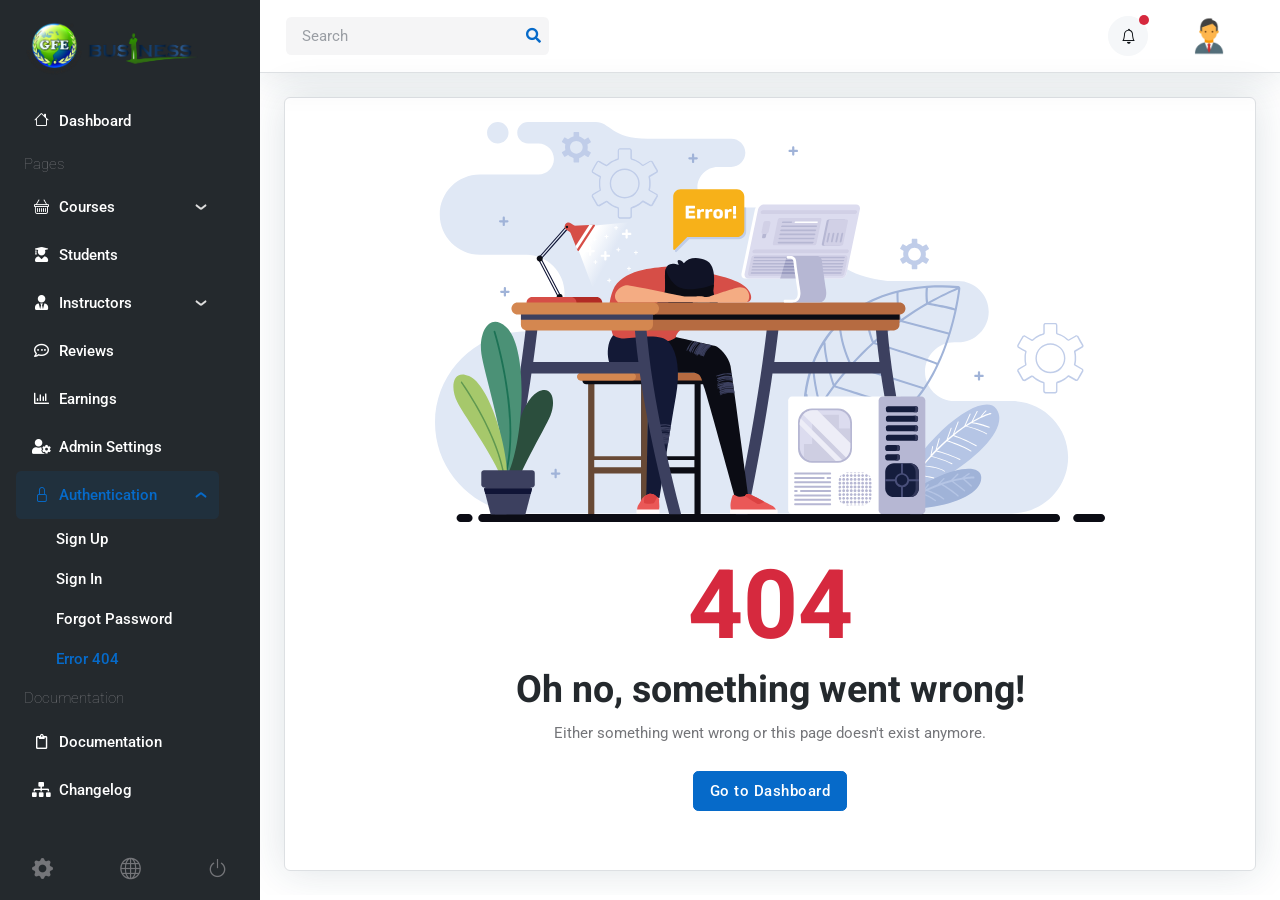
<file: admin-error-404.html>
<!DOCTYPE html>
<html lang="en">
<head>
	<title>Eduport- LMS, Education and Course Theme</title>

	<!-- Meta Tags -->
	<meta charset="utf-8">
	<meta name="viewport" content="width=device-width, initial-scale=1, shrink-to-fit=no">
	<meta name="author" content="Webestica.com">
	<meta name="description" content="Eduport- LMS, Education and Course Theme">

	<!-- Dark mode -->
	<script>
		const storedTheme = localStorage.getItem('theme')
 
		const getPreferredTheme = () => {
			if (storedTheme) {
				return storedTheme
			}
			return window.matchMedia('(prefers-color-scheme: light)').matches ? 'light' : 'light'
		}

		const setTheme = function (theme) {
			if (theme === 'auto' && window.matchMedia('(prefers-color-scheme: dark)').matches) {
				document.documentElement.setAttribute('data-bs-theme', 'dark')
			} else {
				document.documentElement.setAttribute('data-bs-theme', theme)
			}
		}

		setTheme(getPreferredTheme())

		window.addEventListener('DOMContentLoaded', () => {
		    var el = document.querySelector('.theme-icon-active');
			if(el != 'undefined' && el != null) {
				const showActiveTheme = theme => {
				const activeThemeIcon = document.querySelector('.theme-icon-active use')
				const btnToActive = document.querySelector(`[data-bs-theme-value="${theme}"]`)
				const svgOfActiveBtn = btnToActive.querySelector('.mode-switch use').getAttribute('href')

				document.querySelectorAll('[data-bs-theme-value]').forEach(element => {
					element.classList.remove('active')
				})

				btnToActive.classList.add('active')
				activeThemeIcon.setAttribute('href', svgOfActiveBtn)
			}

			window.matchMedia('(prefers-color-scheme: dark)').addEventListener('change', () => {
				if (storedTheme !== 'light' || storedTheme !== 'dark') {
					setTheme(getPreferredTheme())
				}
			})

			showActiveTheme(getPreferredTheme())

			document.querySelectorAll('[data-bs-theme-value]')
				.forEach(toggle => {
					toggle.addEventListener('click', () => {
						const theme = toggle.getAttribute('data-bs-theme-value')
						localStorage.setItem('theme', theme)
						setTheme(theme)
						showActiveTheme(theme)
					})
				})

			}
		})
		
	</script>

	<!-- Favicon -->
	<link rel="shortcut icon" href="assets/images/favicon.ico">

	<!-- Google Font -->
	<link rel="preconnect" href="https://fonts.googleapis.com">
	<link rel="preconnect" href="https://fonts.gstatic.com" crossorigin>
	<link rel="stylesheet" href="https://fonts.googleapis.com/css2?family=Heebo:wght@400;500;700&family=Roboto:wght@400;500;700&display=swap">

	<!-- Plugins CSS -->
	<link rel="stylesheet" type="text/css" href="assets/vendor/font-awesome/css/all.min.css">
	<link rel="stylesheet" type="text/css" href="assets/vendor/bootstrap-icons/bootstrap-icons.css">
	<link rel="stylesheet" type="text/css" href="assets/vendor/choices/css/choices.min.css">
	<link rel="stylesheet" type="text/css" href="assets/vendor/overlay-scrollbar/css/overlayscrollbars.min.css">

	<!-- Theme CSS -->
	<link rel="stylesheet" type="text/css" href="assets/css/style.css">

</head>

<body>


<!-- **************** MAIN CONTENT START **************** -->
<main>
	
<!-- Sidebar START -->
<nav class="navbar sidebar navbar-expand-xl navbar-dark bg-dark">

	<!-- Navbar brand for xl START -->
	<div class="d-flex align-items-center">
		<a class="navbar-brand" href="index.html">

			<img class="light-mode-item navbar-brand-item" src="assets/images/Gfe Business.png" alt="logo" style="height:55px;width:180px;">

			<img class="dark-mode-item navbar-brand-item" src="assets/images/Gfe Business.png" alt="logo" style="height:55px;width:180px;">

		</a>
	</div>
	<!-- Navbar brand for xl END -->
	
	<div class="offcanvas offcanvas-start flex-row custom-scrollbar h-100" data-bs-backdrop="true" tabindex="-1" id="offcanvasSidebar">
		<div class="offcanvas-body sidebar-content d-flex flex-column bg-dark">

			<!-- Sidebar menu START -->
			<ul class="navbar-nav flex-column" id="navbar-sidebar">
				
				<!-- Menu item 1 -->
				<li class="nav-item"><a href="admin-dashboard.html" class="nav-link"><i class="bi bi-house fa-fw me-2"></i>Dashboard</a></li>
				
				<!-- Title -->
				<li class="nav-item ms-2 my-2">Pages</li>

				<!-- menu item 2 -->
				<li class="nav-item">
					<a class="nav-link" data-bs-toggle="collapse" href="#collapsepage" role="button" aria-expanded="false" aria-controls="collapsepage">
						<i class="bi bi-basket fa-fw me-2"></i>Courses
					</a>
					<!-- Submenu -->
					<ul class="nav collapse flex-column" id="collapsepage" data-bs-parent="#navbar-sidebar">
						<li class="nav-item"> <a class="nav-link" href="admin-course-list.html">All Courses</a></li>
						<li class="nav-item"> <a class="nav-link" href="admin-course-category.html">Course Category</a></li>
						<li class="nav-item"> <a class="nav-link" href="admin-course-detail.html">Course Detail</a></li>
					</ul>
				</li>

				<!-- Menu item 3 -->
				<li class="nav-item"> <a class="nav-link" href="admin-student-list.html"><i class="fas fa-user-graduate fa-fw me-2"></i>Students</a></li>

				<!-- Menu item 4 -->
				<li class="nav-item">
					<a class="nav-link" data-bs-toggle="collapse" href="#collapseinstructors" role="button" aria-expanded="false" aria-controls="collapseinstructors">
						<i class="fas fa-user-tie fa-fw me-2"></i>Instructors
					</a>
					<!-- Submenu -->
					<ul class="nav collapse flex-column" id="collapseinstructors" data-bs-parent="#navbar-sidebar">
						<li class="nav-item"> <a class="nav-link" href="admin-instructor-list.html">Instructors</a></li>
						<li class="nav-item"> <a class="nav-link" href="admin-instructor-detail.html">Instructor Detail</a></li>
						<li class="nav-item"> 
							<a class="nav-link" href="admin-instructor-request.html">Instructor requests
								<span class="badge text-bg-success rounded-circle ms-2">2</span>
							</a>
						</li>
					</ul>
				</li>
				
				<!-- Menu item 5 -->
				<li class="nav-item"> <a class="nav-link" href="admin-review.html"><i class="far fa-comment-dots fa-fw me-2"></i>Reviews</a></li>

				<!-- Menu item 6 -->
				<li class="nav-item"> <a class="nav-link" href="admin-earning.html"><i class="far fa-chart-bar fa-fw me-2"></i>Earnings</a></li>

				<!-- Menu item 7 -->
				<li class="nav-item"> <a class="nav-link" href="admin-setting.html"><i class="fas fa-user-cog fa-fw me-2"></i>Admin Settings</a></li>

				<!-- Menu item 8 -->
				<li class="nav-item">
					<a class="nav-link" data-bs-toggle="collapse" href="#collapseauthentication" role="button" aria-expanded="true" aria-controls="collapseauthentication">
						<i class="bi bi-lock fa-fw me-2"></i>Authentication
					</a>
					<!-- Submenu -->
					<ul class="nav collapse flex-column show" id="collapseauthentication" data-bs-parent="#navbar-sidebar">
						<li class="nav-item"> <a class="nav-link" href="sign-up.html">Sign Up</a></li>
						<li class="nav-item"> <a class="nav-link" href="sign-in.html">Sign In</a></li>
						<li class="nav-item"> <a class="nav-link" href="forgot-password.html">Forgot Password</a></li>
						<li class="nav-item"> <a class="nav-link active" href="error-404.html">Error 404</a></li>
					</ul>
				</li>

				<!-- Title -->
				<li class="nav-item ms-2 my-2">Documentation</li>

				<!-- Menu item 9 -->
				<li class="nav-item"> <a class="nav-link" href="docs/index.html"><i class="far fa-clipboard fa-fw me-2"></i>Documentation</a></li>

				<!-- Menu item 10 -->
				<li class="nav-item"> <a class="nav-link" href="docs/changelog.html"><i class="fas fa-sitemap fa-fw me-2"></i>Changelog</a></li>
			</ul>
			<!-- Sidebar menu end -->

			<!-- Sidebar footer START -->
			<div class="px-3 mt-auto pt-3">
				<div class="d-flex align-items-center justify-content-between text-primary-hover">
						<a class="h5 mb-0 text-body" href="admin-setting.html" data-bs-toggle="tooltip" data-bs-placement="top" title="Settings">
							<i class="bi bi-gear-fill"></i>
						</a>
						<a class="h5 mb-0 text-body" href="index.html" data-bs-toggle="tooltip" data-bs-placement="top" title="Home">
							<i class="bi bi-globe"></i>
						</a>
						<a class="h5 mb-0 text-body" href="sign-in.html" data-bs-toggle="tooltip" data-bs-placement="top" title="Sign out">
							<i class="bi bi-power"></i>
						</a>
				</div>
			</div>
			<!-- Sidebar footer END -->
			
		</div>
	</div>
</nav>
<!-- Sidebar END -->

<!-- Page content START -->
<div class="page-content">
	
	<!-- Top bar START -->
	<nav class="navbar top-bar navbar-light border-bottom py-0 py-xl-3">
		<div class="container-fluid p-0">
			<div class="d-flex align-items-center w-100">

				<!-- Logo START -->
				<div class="d-flex align-items-center d-xl-none">
					<a class="navbar-brand" href="index.html">
						<img class="light-mode-item navbar-brand-item h-30px" src="assets/images/logo-mobile.svg" alt="">
						<img class="dark-mode-item navbar-brand-item h-30px" src="assets/images/logo-mobile-light.svg" alt="">
					</a>
				</div>
				<!-- Logo END -->

				<!-- Toggler for sidebar START -->
				<div class="navbar-expand-xl sidebar-offcanvas-menu">
					<button class="navbar-toggler me-auto" type="button" data-bs-toggle="offcanvas" data-bs-target="#offcanvasSidebar" aria-controls="offcanvasSidebar" aria-expanded="false" aria-label="Toggle navigation" data-bs-auto-close="outside">
						<i class="bi bi-text-right fa-fw h2 lh-0 mb-0 rtl-flip" data-bs-target="#offcanvasMenu"> </i>
					</button>
				</div>
				<!-- Toggler for sidebar END -->
				
				<!-- Top bar left -->
				<div class="navbar-expand-lg ms-auto ms-xl-0">
					
					<!-- Toggler for menubar START -->
					<button class="navbar-toggler ms-auto" type="button" data-bs-toggle="collapse" data-bs-target="#navbarTopContent" aria-controls="navbarTopContent" aria-expanded="false" aria-label="Toggle navigation">
						<span class="navbar-toggler-animation">
							<span></span>
							<span></span>
							<span></span>
						</span>
					</button>
					<!-- Toggler for menubar END -->

					<!-- Topbar menu START -->
					<div class="collapse navbar-collapse w-100" id="navbarTopContent">
						<!-- Top search START -->
						<div class="nav my-3 my-xl-0 flex-nowrap align-items-center">
							<div class="nav-item w-100">
								<form class="position-relative">
									<input class="form-control pe-5 bg-secondary bg-opacity-10 border-0" type="search" placeholder="Search" aria-label="Search">
									<button class="bg-transparent px-2 py-0 border-0 position-absolute top-50 end-0 translate-middle-y" type="submit"><i class="fas fa-search fs-6 text-primary"></i></button>
								</form>
							</div>
						</div>
						<!-- Top search END -->
					</div>
					<!-- Topbar menu END -->
				</div>
				<!-- Top bar left END -->
				
				<!-- Top bar right START -->
				<div class="ms-xl-auto">
					<ul class="navbar-nav flex-row align-items-center">

						<!-- Notification dropdown START -->
						<li class="nav-item ms-2 ms-md-3 dropdown">
							<!-- Notification button -->
							<a class="btn btn-light btn-round mb-0" href="#" role="button" data-bs-toggle="dropdown" aria-expanded="false" data-bs-auto-close="outside">
								<i class="bi bi-bell fa-fw"></i>
							</a>
							<!-- Notification dote -->
							<span class="notif-badge animation-blink"></span>

							<!-- Notification dropdown menu START -->
							<div class="dropdown-menu dropdown-animation dropdown-menu-end dropdown-menu-size-md p-0 shadow-lg border-0">
								<div class="card bg-transparent">
									<div class="card-header bg-transparent border-bottom py-4 d-flex justify-content-between align-items-center">
										<h6 class="m-0">Notifications <span class="badge bg-danger bg-opacity-10 text-danger ms-2">2 new</span></h6>
										<a class="small" href="#">Clear all</a>
									</div>
									<div class="card-body p-0">
										<ul class="list-group list-unstyled list-group-flush">
											<!-- Notif item -->
											<li>
												<a href="#" class="list-group-item-action border-0 border-bottom d-flex p-3">
													<div class="me-3">
														<div class="avatar avatar-md">
															<img class="avatar-img rounded-circle" src="assets/images/avatar/08.jpg" alt="avatar">
														</div>
													</div>
													<div>
														<p class="text-body small m-0">Congratulate <b>Joan Wallace</b> for graduating from <b>Microverse university</b></p>
														<u class="small">Say congrats</u>
													</div>
												</a>
											</li>

											<!-- Notif item -->
											<li>
												<a href="#" class="list-group-item-action border-0 border-bottom d-flex p-3">
													<div class="me-3">
														<div class="avatar avatar-md">
															<img class="avatar-img rounded-circle" src="assets/images/avatar/02.jpg" alt="avatar">
														</div>
													</div>
													<div>
														<h6 class="mb-1">Larry Lawson Added a new course</h6>
														<p class="small text-body m-0">What's new! Find out about new features</p>
														<u class="small">View detail</u>
													</div>
												</a>
											</li>

											<!-- Notif item -->
											<li>
												<a href="#" class="list-group-item-action border-0 border-bottom d-flex p-3">
													<div class="me-3">
														<div class="avatar avatar-md">
															<img class="avatar-img rounded-circle" src="assets/images/avatar/05.jpg" alt="avatar">
														</div>
													</div>
													<div>
														<h6 class="mb-1">New request to apply for Instructor</h6>
														<u class="small">View detail</u>
													</div>
												</a>
											</li>

											<!-- Notif item -->
											<li>
												<a href="#" class="list-group-item-action border-0 border-bottom d-flex p-3">
													<div class="me-3">
														<div class="avatar avatar-md">
															<img class="avatar-img rounded-circle" src="assets/images/avatar/03.jpg" alt="avatar">
														</div>
													</div>
													<div>
														<h6 class="mb-1">Update v2.3 completed successfully</h6>
														<p class="small text-body m-0">What's new! Find out about new features</p>
														<small class="text-body">5 min ago</small>
													</div>
												</a>
											</li>
										</ul>
									</div>
									<!-- Button -->
									<div class="card-footer bg-transparent border-0 py-3 text-center position-relative">
										<a href="#" class="stretched-link">See all incoming activity</a>
									</div>
								</div>
							</div>
							<!-- Notification dropdown menu END -->
						</li>
						<!-- Notification dropdown END -->

						<!-- Profile dropdown START -->
						<li class="nav-item ms-2 ms-md-3 dropdown">
							<!-- Avatar -->
							<a class="avatar avatar-sm p-0" href="#" id="profileDropdown" role="button" data-bs-auto-close="outside" data-bs-display="static" data-bs-toggle="dropdown" aria-expanded="false">
								<img class="avatar-img rounded-circle" src="assets/images/avatar/01.jpg" alt="avatar">
							</a>

							<!-- Profile dropdown START -->
							<ul class="dropdown-menu dropdown-animation dropdown-menu-end shadow pt-3" aria-labelledby="profileDropdown">
								<!-- Profile info -->
								<li class="px-3">
									<div class="d-flex align-items-center">
										<!-- Avatar -->
										<div class="avatar me-3 mb-3">
											<img class="avatar-img rounded-circle shadow" src="assets/images/avatar/01.jpg" alt="avatar">
										</div>
										<div>
											<a class="h6 mt-2 mt-sm-0" href="#">Lori Ferguson</a>
											<p class="small m-0">example@gmail.com</p>
										</div>
									</div>
								</li>
                <li> <hr class="dropdown-divider"></li>
								<!-- Links -->
								<li><a class="dropdown-item" href="#"><i class="bi bi-person fa-fw me-2"></i>Edit Profile</a></li>
								<li><a class="dropdown-item" href="#"><i class="bi bi-gear fa-fw me-2"></i>Account Settings</a></li>
								<li><a class="dropdown-item" href="#"><i class="bi bi-info-circle fa-fw me-2"></i>Help</a></li>
								<li><a class="dropdown-item bg-danger-soft-hover" href="#"><i class="bi bi-power fa-fw me-2"></i>Sign Out</a></li>
								<li> <hr class="dropdown-divider"></li>

								<!-- Dark mode options START -->
								<li>
									<div class="bg-light dark-mode-switch theme-icon-active d-flex align-items-center p-1 rounded mt-2">
										<!-- <span>Mode:</span> -->
										<button type="button" class="btn btn-sm mb-0" data-bs-theme-value="light">
											<svg xmlns="http://www.w3.org/2000/svg" width="16" height="16" fill="currentColor" class="bi bi-sun fa-fw mode-switch" viewBox="0 0 16 16">
												<path d="M8 11a3 3 0 1 1 0-6 3 3 0 0 1 0 6zm0 1a4 4 0 1 0 0-8 4 4 0 0 0 0 8zM8 0a.5.5 0 0 1 .5.5v2a.5.5 0 0 1-1 0v-2A.5.5 0 0 1 8 0zm0 13a.5.5 0 0 1 .5.5v2a.5.5 0 0 1-1 0v-2A.5.5 0 0 1 8 13zm8-5a.5.5 0 0 1-.5.5h-2a.5.5 0 0 1 0-1h2a.5.5 0 0 1 .5.5zM3 8a.5.5 0 0 1-.5.5h-2a.5.5 0 0 1 0-1h2A.5.5 0 0 1 3 8zm10.657-5.657a.5.5 0 0 1 0 .707l-1.414 1.415a.5.5 0 1 1-.707-.708l1.414-1.414a.5.5 0 0 1 .707 0zm-9.193 9.193a.5.5 0 0 1 0 .707L3.05 13.657a.5.5 0 0 1-.707-.707l1.414-1.414a.5.5 0 0 1 .707 0zm9.193 2.121a.5.5 0 0 1-.707 0l-1.414-1.414a.5.5 0 0 1 .707-.707l1.414 1.414a.5.5 0 0 1 0 .707zM4.464 4.465a.5.5 0 0 1-.707 0L2.343 3.05a.5.5 0 1 1 .707-.707l1.414 1.414a.5.5 0 0 1 0 .708z"/>
												<use href="#"></use>
											</svg> Light
										</button>
										<button type="button" class="btn btn-sm mb-0" data-bs-theme-value="dark">
											<svg xmlns="http://www.w3.org/2000/svg" width="16" height="16" fill="currentColor" class="bi bi-moon-stars fa-fw mode-switch" viewBox="0 0 16 16">
												<path d="M6 .278a.768.768 0 0 1 .08.858 7.208 7.208 0 0 0-.878 3.46c0 4.021 3.278 7.277 7.318 7.277.527 0 1.04-.055 1.533-.16a.787.787 0 0 1 .81.316.733.733 0 0 1-.031.893A8.349 8.349 0 0 1 8.344 16C3.734 16 0 12.286 0 7.71 0 4.266 2.114 1.312 5.124.06A.752.752 0 0 1 6 .278zM4.858 1.311A7.269 7.269 0 0 0 1.025 7.71c0 4.02 3.279 7.276 7.319 7.276a7.316 7.316 0 0 0 5.205-2.162c-.337.042-.68.063-1.029.063-4.61 0-8.343-3.714-8.343-8.29 0-1.167.242-2.278.681-3.286z"/>
												<path d="M10.794 3.148a.217.217 0 0 1 .412 0l.387 1.162c.173.518.579.924 1.097 1.097l1.162.387a.217.217 0 0 1 0 .412l-1.162.387a1.734 1.734 0 0 0-1.097 1.097l-.387 1.162a.217.217 0 0 1-.412 0l-.387-1.162A1.734 1.734 0 0 0 9.31 6.593l-1.162-.387a.217.217 0 0 1 0-.412l1.162-.387a1.734 1.734 0 0 0 1.097-1.097l.387-1.162zM13.863.099a.145.145 0 0 1 .274 0l.258.774c.115.346.386.617.732.732l.774.258a.145.145 0 0 1 0 .274l-.774.258a1.156 1.156 0 0 0-.732.732l-.258.774a.145.145 0 0 1-.274 0l-.258-.774a1.156 1.156 0 0 0-.732-.732l-.774-.258a.145.145 0 0 1 0-.274l.774-.258c.346-.115.617-.386.732-.732L13.863.1z"/>
												<use href="#"></use>
											</svg> Dark
										</button>
										<button type="button" class="btn btn-sm mb-0 active" data-bs-theme-value="auto">
											<svg xmlns="http://www.w3.org/2000/svg" width="16" height="16" fill="currentColor" class="bi bi-circle-half fa-fw mode-switch" viewBox="0 0 16 16">
												<path d="M8 15A7 7 0 1 0 8 1v14zm0 1A8 8 0 1 1 8 0a8 8 0 0 1 0 16z"/>
												<use href="#"></use>
											</svg> Auto
										</button>
									</div>
								</li> 
								<!-- Dark mode options END-->
							</ul>
							<!-- Profile dropdown END -->
						</li>
						<!-- Profile dropdown END -->
					</ul>
				</div>
				<!-- Top bar right END -->
			</div>
		</div>
	</nav>
	<!-- Top bar END -->

	<!-- Page main content START -->
	<div class="page-content-wrapper border">
		<!-- Main card START -->
    <div class="row">
			<div class="col-12 text-center">
				<!-- Image -->
				<img src="assets/images/element/error404-01.svg" class="h-200px h-md-400px mb-4" alt="">
				<!-- Title -->
				<h1 class="display-1 text-danger mb-0">404</h1>
				<!-- Subtitle -->
				<h2>Oh no, something went wrong!</h2>
				<!-- info -->
				<p class="mb-4">Either something went wrong or this page doesn't exist anymore.</p>
				<!-- Button -->
				<a href="admin-dashboard.html" class="btn btn-primary mb-0">Go to Dashboard</a>
			</div>
		</div>
		<!-- Main card END -->
	</div>
	<!-- Page main content END -->

</div>
<!-- Page content END -->

</main>
<!-- **************** MAIN CONTENT END **************** -->

<!-- Modal START -->
<div class="modal fade" id="appDetail" tabindex="-1" aria-labelledby="appDetaillabel" aria-hidden="true">
	<div class="modal-dialog modal-dialog-centered modal-lg">
		<div class="modal-content">
			
			<!-- Modal header -->
			<div class="modal-header bg-dark">
				<h5 class="modal-title text-white" id="appDetaillabel">Applicant details</h5>
				<button type="button" class="btn btn-sm btn-light mb-0" data-bs-dismiss="modal" aria-label="Close"><i class="bi bi-x-lg"></i></button>
			</div>

			<!-- Modal body -->
			<div class="modal-body p-5">
				<!-- Name -->
				<span class="small">Applicant Name:</span>
				<h6 class="mb-3">Jacqueline Miller</h6>

				<!-- Email -->
				<span class="small">Applicant Email id:</span>
				<h6 class="mb-3">example@gmail.com</h6>

				<!-- Phone number -->
				<span class="small">Applicant Phone number:</span>
				<h6 class="mb-3">+123 456 789 10</h6>

				<!-- Summary -->
				<span class="small">Summary:</span>
				<p class="text-dark mb-2">We focus a great deal on the understanding of behavioral psychology and influence triggers which are crucial for becoming a well rounded Digital Marketer. We understand that theory is important to build a solid foundation, we understand that theory alone isn’t going to get the job done so that’s why this course is packed with practical hands-on examples that you can follow step by step.</p>
				<p class="text-dark mb-0">As it so contrasted oh estimating instrument. Size like body someone had. Are conduct viewing boy minutes warrant the expense? Tolerably behavior may admit daughters offending her ask own. Praise effect wishes change way and any wanted. Lively use looked latter regard had. Do he it part more last in.</p>
			</div>

			<!-- Modal footer -->
			<div class="modal-footer">
				<button type="button" class="btn btn-danger-soft my-0" data-bs-dismiss="modal">Close</button>
			</div>
		</div>
	</div>
</div>   
<!-- Modal END -->

<!-- Back to top -->
<div class="back-top"><i class="bi bi-arrow-up-short position-absolute top-50 start-50 translate-middle"></i></div>

<!-- Bootstrap JS -->
<script src="assets/vendor/bootstrap/dist/js/bootstrap.bundle.min.js"></script>

<!-- Vendors -->
<script src="assets/vendor/choices/js/choices.min.js"></script>
<script src="assets/vendor/overlay-scrollbar/js/overlayscrollbars.min.js"></script>

<!-- Template Functions -->
<script src="assets/js/functions.js"></script>

</body>
</html>
</file>
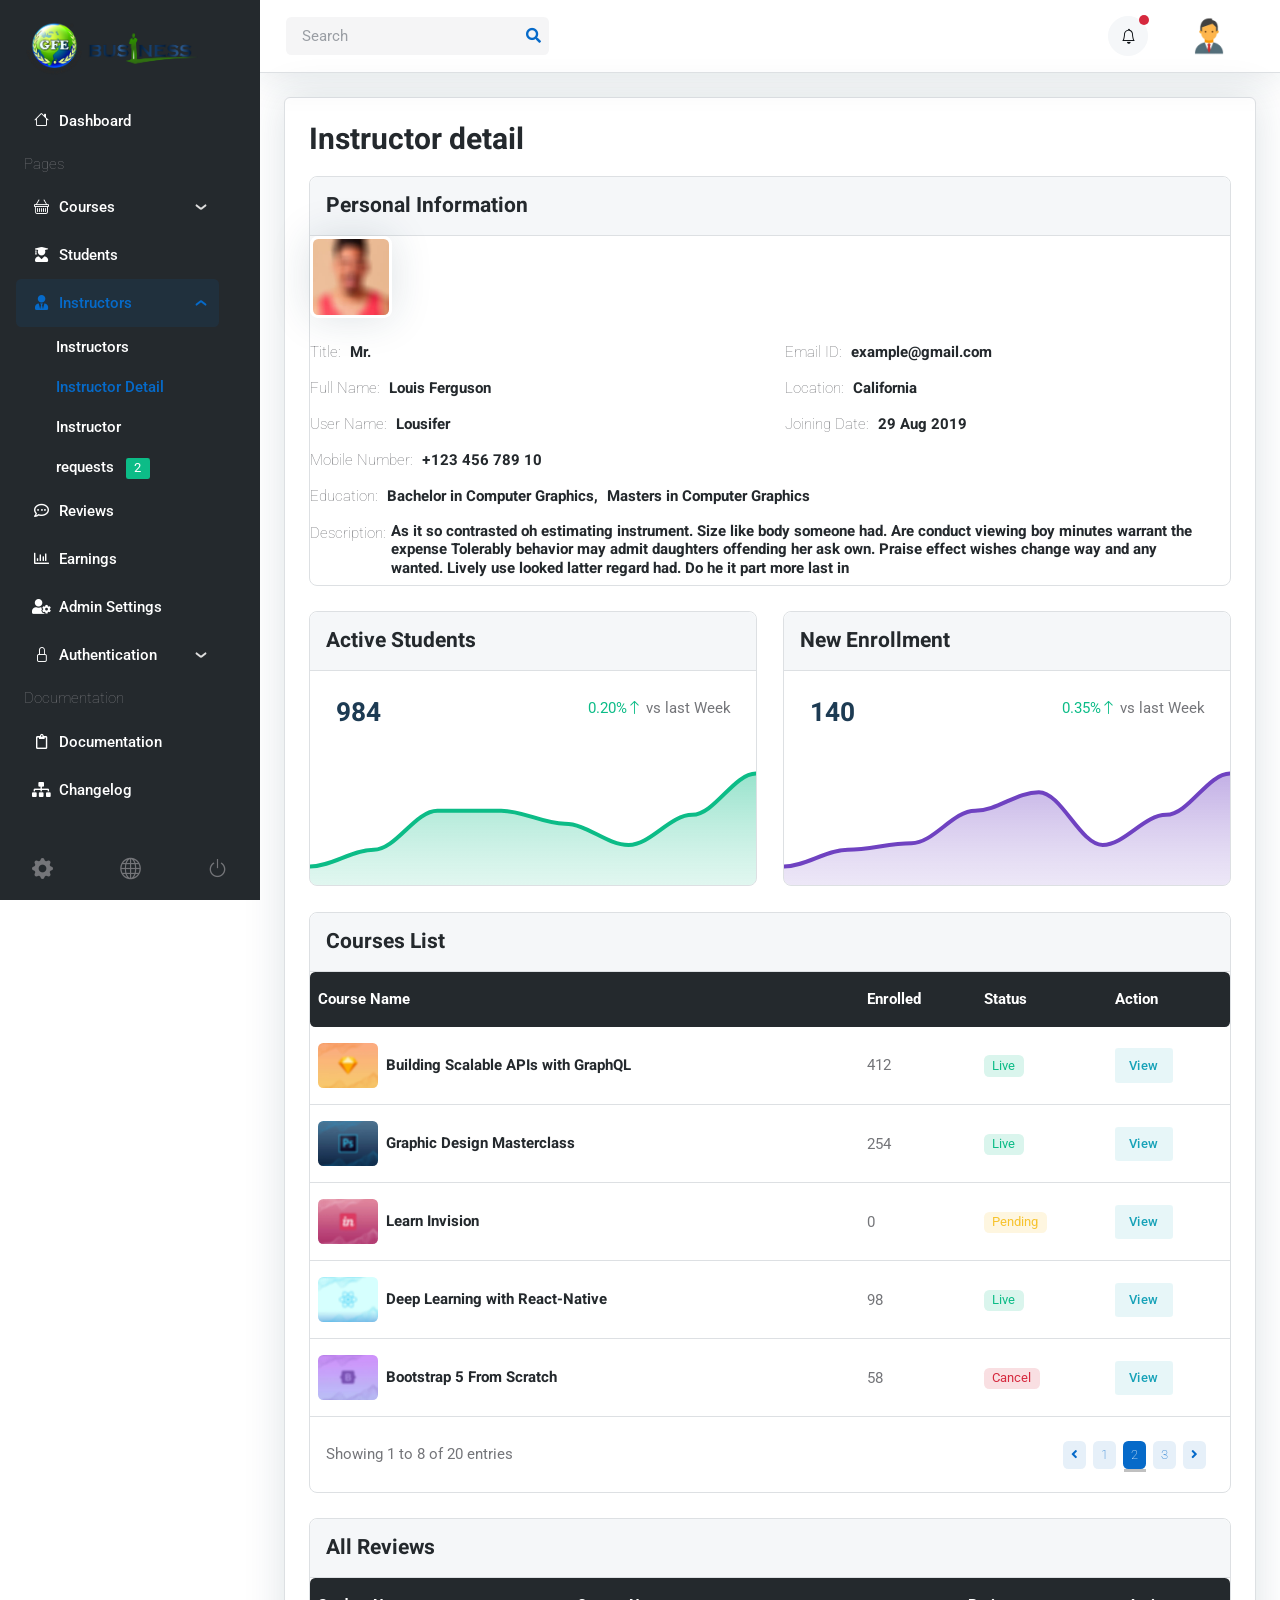
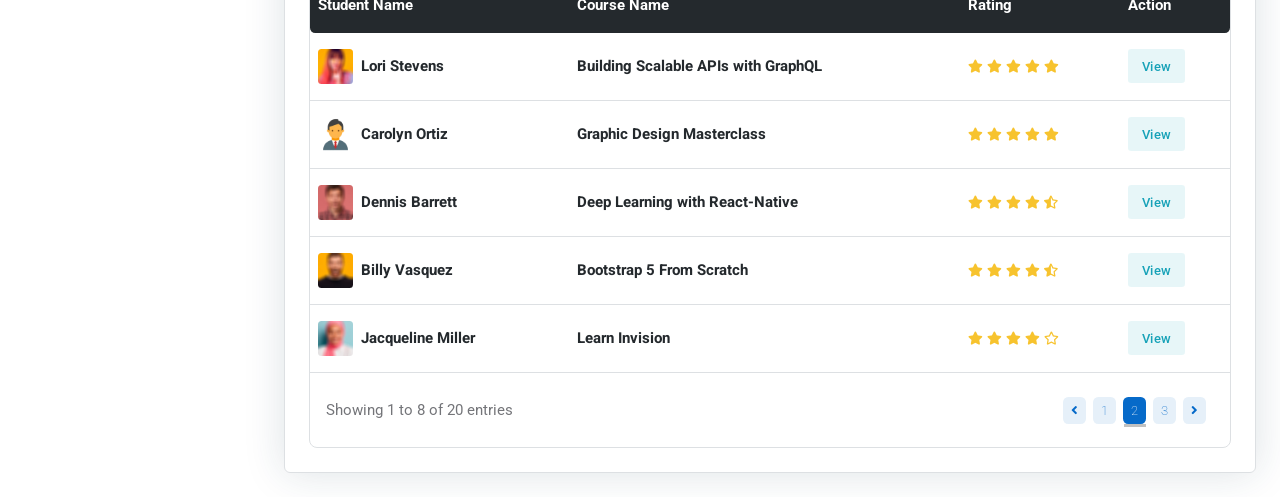
<file: admin-instructor-detail.html>
<!DOCTYPE html>
<html lang="en">
<head>
	<title>Eduport- LMS, Education and Course Theme</title>

	<!-- Meta Tags -->
	<meta charset="utf-8">
	<meta name="viewport" content="width=device-width, initial-scale=1, shrink-to-fit=no">
	<meta name="author" content="Webestica.com">
	<meta name="description" content="Eduport- LMS, Education and Course Theme">

	<!-- Dark mode -->
	<script>
		const storedTheme = localStorage.getItem('theme')
 
		const getPreferredTheme = () => {
			if (storedTheme) {
				return storedTheme
			}
			return window.matchMedia('(prefers-color-scheme: light)').matches ? 'light' : 'light'
		}

		const setTheme = function (theme) {
			if (theme === 'auto' && window.matchMedia('(prefers-color-scheme: dark)').matches) {
				document.documentElement.setAttribute('data-bs-theme', 'dark')
			} else {
				document.documentElement.setAttribute('data-bs-theme', theme)
			}
		}

		setTheme(getPreferredTheme())

		window.addEventListener('DOMContentLoaded', () => {
		    var el = document.querySelector('.theme-icon-active');
			if(el != 'undefined' && el != null) {
				const showActiveTheme = theme => {
				const activeThemeIcon = document.querySelector('.theme-icon-active use')
				const btnToActive = document.querySelector(`[data-bs-theme-value="${theme}"]`)
				const svgOfActiveBtn = btnToActive.querySelector('.mode-switch use').getAttribute('href')

				document.querySelectorAll('[data-bs-theme-value]').forEach(element => {
					element.classList.remove('active')
				})

				btnToActive.classList.add('active')
				activeThemeIcon.setAttribute('href', svgOfActiveBtn)
			}

			window.matchMedia('(prefers-color-scheme: dark)').addEventListener('change', () => {
				if (storedTheme !== 'light' || storedTheme !== 'dark') {
					setTheme(getPreferredTheme())
				}
			})

			showActiveTheme(getPreferredTheme())

			document.querySelectorAll('[data-bs-theme-value]')
				.forEach(toggle => {
					toggle.addEventListener('click', () => {
						const theme = toggle.getAttribute('data-bs-theme-value')
						localStorage.setItem('theme', theme)
						setTheme(theme)
						showActiveTheme(theme)
					})
				})

			}
		})
		
	</script>

	<!-- Favicon -->
	<link rel="shortcut icon" href="assets/images/favicon.ico">

	<!-- Google Font -->
	<link rel="preconnect" href="https://fonts.googleapis.com">
	<link rel="preconnect" href="https://fonts.gstatic.com" crossorigin>
	<link rel="stylesheet" href="https://fonts.googleapis.com/css2?family=Heebo:wght@400;500;700&family=Roboto:wght@400;500;700&display=swap">

	<!-- Plugins CSS -->
	<link rel="stylesheet" type="text/css" href="assets/vendor/font-awesome/css/all.min.css">
	<link rel="stylesheet" type="text/css" href="assets/vendor/bootstrap-icons/bootstrap-icons.css">
	<link rel="stylesheet" type="text/css" href="assets/vendor/choices/css/choices.min.css">
	<link rel="stylesheet" type="text/css" href="assets/vendor/apexcharts/css/apexcharts.css">
	<link rel="stylesheet" type="text/css" href="assets/vendor/overlay-scrollbar/css/overlayscrollbars.min.css">

	<!-- Theme CSS -->
	<link rel="stylesheet" type="text/css" href="assets/css/style.css">

</head>

<body>


<!-- **************** MAIN CONTENT START **************** -->
<main>
	
<!-- Sidebar START -->
<nav class="navbar sidebar navbar-expand-xl navbar-dark bg-dark">

	<!-- Navbar brand for xl START -->
	<div class="d-flex align-items-center">
		<a class="navbar-brand" href="index.html">

			<img class="light-mode-item navbar-brand-item" src="assets/images/Gfe Business.png" alt="logo" style="height:55px;width:180px;">

			<img class="dark-mode-item navbar-brand-item" src="assets/images/Gfe Business.png" alt="logo" style="height:55px;width:180px;">

		</a>
	</div>
	<!-- Navbar brand for xl END -->
	
	<div class="offcanvas offcanvas-start flex-row custom-scrollbar h-100" data-bs-backdrop="true" tabindex="-1" id="offcanvasSidebar">
		<div class="offcanvas-body sidebar-content d-flex flex-column bg-dark">

			<!-- Sidebar menu START -->
			<ul class="navbar-nav flex-column" id="navbar-sidebar">
				
				<!-- Menu item 1 -->
				<li class="nav-item"><a href="admin-dashboard.html" class="nav-link"><i class="bi bi-house fa-fw me-2"></i>Dashboard</a></li>
				
				<!-- Title -->
				<li class="nav-item ms-2 my-2">Pages</li>

				<!-- menu item 2 -->
				<li class="nav-item">
					<a class="nav-link" data-bs-toggle="collapse" href="#collapsepage" role="button" aria-expanded="false" aria-controls="collapsepage">
						<i class="bi bi-basket fa-fw me-2"></i>Courses
					</a>
					<!-- Submenu -->
					<ul class="nav collapse flex-column" id="collapsepage" data-bs-parent="#navbar-sidebar">
						<li class="nav-item"> <a class="nav-link" href="admin-course-list.html">All Courses</a></li>
						<li class="nav-item"> <a class="nav-link" href="admin-course-category.html">Course Category</a></li>
						<li class="nav-item"> <a class="nav-link" href="admin-course-detail.html">Course Detail</a></li>
					</ul>
				</li>

				<!-- Menu item 3 -->
				<li class="nav-item"> <a class="nav-link" href="admin-student-list.html"><i class="fas fa-user-graduate fa-fw me-2"></i>Students</a></li>

				<!-- Menu item 4 -->
				<li class="nav-item">
					<a class="nav-link" data-bs-toggle="collapse" href="#collapseinstructors" role="button" aria-expanded="true" aria-controls="collapseinstructors">
						<i class="fas fa-user-tie fa-fw me-2"></i>Instructors
					</a>
					<!-- Submenu -->
					<ul class="nav collapse flex-column show" id="collapseinstructors" data-bs-parent="#navbar-sidebar">
						<li class="nav-item"> <a class="nav-link" href="admin-instructor-list.html">Instructors</a></li>
						<li class="nav-item"> <a class="nav-link active" href="admin-instructor-detail.html">Instructor Detail</a></li>
						<li class="nav-item"> 
							<a class="nav-link" href="admin-instructor-request.html">Instructor requests
								<span class="badge text-bg-success rounded-circle ms-2">2</span>
							</a>
						</li>
					</ul>
				</li>
				
				<!-- Menu item 5 -->
				<li class="nav-item"> <a class="nav-link" href="admin-review.html"><i class="far fa-comment-dots fa-fw me-2"></i>Reviews</a></li>

				<!-- Menu item 6 -->
				<li class="nav-item"> <a class="nav-link" href="admin-earning.html"><i class="far fa-chart-bar fa-fw me-2"></i>Earnings</a></li>

				<!-- Menu item 7 -->
				<li class="nav-item"> <a class="nav-link" href="admin-setting.html"><i class="fas fa-user-cog fa-fw me-2"></i>Admin Settings</a></li>

				<!-- Menu item 8 -->
				<li class="nav-item">
					<a class="nav-link" data-bs-toggle="collapse" href="#collapseauthentication" role="button" aria-expanded="false" aria-controls="collapseauthentication">
						<i class="bi bi-lock fa-fw me-2"></i>Authentication
					</a>
					<!-- Submenu -->
					<ul class="nav collapse flex-column" id="collapseauthentication" data-bs-parent="#navbar-sidebar">
						<li class="nav-item"> <a class="nav-link" href="sign-up.html">Sign Up</a></li>
						<li class="nav-item"> <a class="nav-link" href="sign-in.html">Sign In</a></li>
						<li class="nav-item"> <a class="nav-link" href="forgot-password.html">Forgot Password</a></li>
						<li class="nav-item"> <a class="nav-link" href="admin-error-404.html">Error 404</a></li>
					</ul>
				</li>

				<!-- Title -->
				<li class="nav-item ms-2 my-2">Documentation</li>

				<!-- Menu item 9 -->
				<li class="nav-item"> <a class="nav-link" href="docs/index.html"><i class="far fa-clipboard fa-fw me-2"></i>Documentation</a></li>

				<!-- Menu item 10 -->
				<li class="nav-item"> <a class="nav-link" href="docs/changelog.html"><i class="fas fa-sitemap fa-fw me-2"></i>Changelog</a></li>
			</ul>
			<!-- Sidebar menu end -->
			
			<!-- Sidebar footer START -->
			<div class="px-3 mt-auto pt-3">
				<div class="d-flex align-items-center justify-content-between text-primary-hover">
						<a class="h5 mb-0 text-body" href="admin-setting.html" data-bs-toggle="tooltip" data-bs-placement="top" title="Settings">
							<i class="bi bi-gear-fill"></i>
						</a>
						<a class="h5 mb-0 text-body" href="index.html" data-bs-toggle="tooltip" data-bs-placement="top" title="Home">
							<i class="bi bi-globe"></i>
						</a>
						<a class="h5 mb-0 text-body" href="sign-in.html" data-bs-toggle="tooltip" data-bs-placement="top" title="Sign out">
							<i class="bi bi-power"></i>
						</a>
				</div>
			</div>
			<!-- Sidebar footer END -->
			
		</div>
	</div>
</nav>
<!-- Sidebar END -->

<!-- Page content START -->
<div class="page-content">
	
	<!-- Top bar START -->
	<nav class="navbar top-bar navbar-light border-bottom py-0 py-xl-3">
		<div class="container-fluid p-0">
			<div class="d-flex align-items-center w-100">

				<!-- Logo START -->
				<div class="d-flex align-items-center d-xl-none">
					<a class="navbar-brand" href="index.html">
						<img class="light-mode-item navbar-brand-item h-30px" src="assets/images/logo-mobile.svg" alt="">
						<img class="dark-mode-item navbar-brand-item h-30px" src="assets/images/logo-mobile-light.svg" alt="">
					</a>
				</div>
				<!-- Logo END -->

				<!-- Toggler for sidebar START -->
				<div class="navbar-expand-xl sidebar-offcanvas-menu">
					<button class="navbar-toggler me-auto" type="button" data-bs-toggle="offcanvas" data-bs-target="#offcanvasSidebar" aria-controls="offcanvasSidebar" aria-expanded="false" aria-label="Toggle navigation" data-bs-auto-close="outside">
						<i class="bi bi-text-right fa-fw h2 lh-0 mb-0 rtl-flip" data-bs-target="#offcanvasMenu"> </i>
					</button>
				</div>
				<!-- Toggler for sidebar END -->
				
				<!-- Top bar left -->
				<div class="navbar-expand-lg ms-auto ms-xl-0">
					
					<!-- Toggler for menubar START -->
					<button class="navbar-toggler ms-auto" type="button" data-bs-toggle="collapse" data-bs-target="#navbarTopContent" aria-controls="navbarTopContent" aria-expanded="false" aria-label="Toggle navigation">
						<span class="navbar-toggler-animation">
							<span></span>
							<span></span>
							<span></span>
						</span>
					</button>
					<!-- Toggler for menubar END -->

					<!-- Topbar menu START -->
					<div class="collapse navbar-collapse w-100" id="navbarTopContent">
						<!-- Top search START -->
						<div class="nav my-3 my-xl-0 flex-nowrap align-items-center">
							<div class="nav-item w-100">
								<form class="position-relative">
									<input class="form-control pe-5 bg-secondary bg-opacity-10 border-0" type="search" placeholder="Search" aria-label="Search">
									<button class="bg-transparent px-2 py-0 border-0 position-absolute top-50 end-0 translate-middle-y" type="submit"><i class="fas fa-search fs-6 text-primary"></i></button>
								</form>
							</div>
						</div>
						<!-- Top search END -->
					</div>
					<!-- Topbar menu END -->
				</div>
				<!-- Top bar left END -->
				
				<!-- Top bar right START -->
				<div class="ms-xl-auto">
					<ul class="navbar-nav flex-row align-items-center">

						<!-- Notification dropdown START -->
						<li class="nav-item ms-2 ms-md-3 dropdown">
							<!-- Notification button -->
							<a class="btn btn-light btn-round mb-0" href="#" role="button" data-bs-toggle="dropdown" aria-expanded="false" data-bs-auto-close="outside">
								<i class="bi bi-bell fa-fw"></i>
							</a>
							<!-- Notification dote -->
							<span class="notif-badge animation-blink"></span>

							<!-- Notification dropdown menu START -->
							<div class="dropdown-menu dropdown-animation dropdown-menu-end dropdown-menu-size-md p-0 shadow-lg border-0">
								<div class="card bg-transparent">
									<div class="card-header bg-transparent border-bottom py-4 d-flex justify-content-between align-items-center">
										<h6 class="m-0">Notifications <span class="badge bg-danger bg-opacity-10 text-danger ms-2">2 new</span></h6>
										<a class="small" href="#">Clear all</a>
									</div>
									<div class="card-body p-0">
										<ul class="list-group list-unstyled list-group-flush">
											<!-- Notif item -->
											<li>
												<a href="#" class="list-group-item-action border-0 border-bottom d-flex p-3">
													<div class="me-3">
														<div class="avatar avatar-md">
															<img class="avatar-img rounded-circle" src="assets/images/avatar/08.jpg" alt="avatar">
														</div>
													</div>
													<div>
														<p class="text-body small m-0">Congratulate <b>Joan Wallace</b> for graduating from <b>Microverse university</b></p>
														<u class="small">Say congrats</u>
													</div>
												</a>
											</li>

											<!-- Notif item -->
											<li>
												<a href="#" class="list-group-item-action border-0 border-bottom d-flex p-3">
													<div class="me-3">
														<div class="avatar avatar-md">
															<img class="avatar-img rounded-circle" src="assets/images/avatar/02.jpg" alt="avatar">
														</div>
													</div>
													<div>
														<h6 class="mb-1">Larry Lawson Added a new course</h6>
														<p class="small text-body m-0">What's new! Find out about new features</p>
														<u class="small">View detail</u>
													</div>
												</a>
											</li>

											<!-- Notif item -->
											<li>
												<a href="#" class="list-group-item-action border-0 border-bottom d-flex p-3">
													<div class="me-3">
														<div class="avatar avatar-md">
															<img class="avatar-img rounded-circle" src="assets/images/avatar/05.jpg" alt="avatar">
														</div>
													</div>
													<div>
														<h6 class="mb-1">New request to apply for Instructor</h6>
														<u class="small">View detail</u>
													</div>
												</a>
											</li>

											<!-- Notif item -->
											<li>
												<a href="#" class="list-group-item-action border-0 border-bottom d-flex p-3">
													<div class="me-3">
														<div class="avatar avatar-md">
															<img class="avatar-img rounded-circle" src="assets/images/avatar/03.jpg" alt="avatar">
														</div>
													</div>
													<div>
														<h6 class="mb-1">Update v2.3 completed successfully</h6>
														<p class="small text-body m-0">What's new! Find out about new features</p>
														<small class="text-body">5 min ago</small>
													</div>
												</a>
											</li>
										</ul>
									</div>
									<!-- Button -->
									<div class="card-footer bg-transparent border-0 py-3 text-center position-relative">
										<a href="#" class="stretched-link">See all incoming activity</a>
									</div>
								</div>
							</div>
							<!-- Notification dropdown menu END -->
						</li>
						<!-- Notification dropdown END -->

						<!-- Profile dropdown START -->
						<li class="nav-item ms-2 ms-md-3 dropdown">
							<!-- Avatar -->
							<a class="avatar avatar-sm p-0" href="#" id="profileDropdown" role="button" data-bs-auto-close="outside" data-bs-display="static" data-bs-toggle="dropdown" aria-expanded="false">
								<img class="avatar-img rounded-circle" src="assets/images/avatar/01.jpg" alt="avatar">
							</a>

							<!-- Profile dropdown START -->
							<ul class="dropdown-menu dropdown-animation dropdown-menu-end shadow pt-3" aria-labelledby="profileDropdown">
								<!-- Profile info -->
								<li class="px-3">
									<div class="d-flex align-items-center">
										<!-- Avatar -->
										<div class="avatar me-3 mb-3">
											<img class="avatar-img rounded-circle shadow" src="assets/images/avatar/01.jpg" alt="avatar">
										</div>
										<div>
											<a class="h6 mt-2 mt-sm-0" href="#">Lori Ferguson</a>
											<p class="small m-0">example@gmail.com</p>
										</div>
									</div>
								</li>
                <li> <hr class="dropdown-divider"></li>
								<!-- Links -->
								<li><a class="dropdown-item" href="#"><i class="bi bi-person fa-fw me-2"></i>Edit Profile</a></li>
								<li><a class="dropdown-item" href="#"><i class="bi bi-gear fa-fw me-2"></i>Account Settings</a></li>
								<li><a class="dropdown-item" href="#"><i class="bi bi-info-circle fa-fw me-2"></i>Help</a></li>
								<li><a class="dropdown-item bg-danger-soft-hover" href="#"><i class="bi bi-power fa-fw me-2"></i>Sign Out</a></li>
								<li> <hr class="dropdown-divider"></li>

								<!-- Dark mode options START -->
								<li>
									<div class="bg-light dark-mode-switch theme-icon-active d-flex align-items-center p-1 rounded mt-2">
										<!-- <span>Mode:</span> -->
										<button type="button" class="btn btn-sm mb-0" data-bs-theme-value="light">
											<svg xmlns="http://www.w3.org/2000/svg" width="16" height="16" fill="currentColor" class="bi bi-sun fa-fw mode-switch" viewBox="0 0 16 16">
												<path d="M8 11a3 3 0 1 1 0-6 3 3 0 0 1 0 6zm0 1a4 4 0 1 0 0-8 4 4 0 0 0 0 8zM8 0a.5.5 0 0 1 .5.5v2a.5.5 0 0 1-1 0v-2A.5.5 0 0 1 8 0zm0 13a.5.5 0 0 1 .5.5v2a.5.5 0 0 1-1 0v-2A.5.5 0 0 1 8 13zm8-5a.5.5 0 0 1-.5.5h-2a.5.5 0 0 1 0-1h2a.5.5 0 0 1 .5.5zM3 8a.5.5 0 0 1-.5.5h-2a.5.5 0 0 1 0-1h2A.5.5 0 0 1 3 8zm10.657-5.657a.5.5 0 0 1 0 .707l-1.414 1.415a.5.5 0 1 1-.707-.708l1.414-1.414a.5.5 0 0 1 .707 0zm-9.193 9.193a.5.5 0 0 1 0 .707L3.05 13.657a.5.5 0 0 1-.707-.707l1.414-1.414a.5.5 0 0 1 .707 0zm9.193 2.121a.5.5 0 0 1-.707 0l-1.414-1.414a.5.5 0 0 1 .707-.707l1.414 1.414a.5.5 0 0 1 0 .707zM4.464 4.465a.5.5 0 0 1-.707 0L2.343 3.05a.5.5 0 1 1 .707-.707l1.414 1.414a.5.5 0 0 1 0 .708z"/>
												<use href="#"></use>
											</svg> Light
										</button>
										<button type="button" class="btn btn-sm mb-0" data-bs-theme-value="dark">
											<svg xmlns="http://www.w3.org/2000/svg" width="16" height="16" fill="currentColor" class="bi bi-moon-stars fa-fw mode-switch" viewBox="0 0 16 16">
												<path d="M6 .278a.768.768 0 0 1 .08.858 7.208 7.208 0 0 0-.878 3.46c0 4.021 3.278 7.277 7.318 7.277.527 0 1.04-.055 1.533-.16a.787.787 0 0 1 .81.316.733.733 0 0 1-.031.893A8.349 8.349 0 0 1 8.344 16C3.734 16 0 12.286 0 7.71 0 4.266 2.114 1.312 5.124.06A.752.752 0 0 1 6 .278zM4.858 1.311A7.269 7.269 0 0 0 1.025 7.71c0 4.02 3.279 7.276 7.319 7.276a7.316 7.316 0 0 0 5.205-2.162c-.337.042-.68.063-1.029.063-4.61 0-8.343-3.714-8.343-8.29 0-1.167.242-2.278.681-3.286z"/>
												<path d="M10.794 3.148a.217.217 0 0 1 .412 0l.387 1.162c.173.518.579.924 1.097 1.097l1.162.387a.217.217 0 0 1 0 .412l-1.162.387a1.734 1.734 0 0 0-1.097 1.097l-.387 1.162a.217.217 0 0 1-.412 0l-.387-1.162A1.734 1.734 0 0 0 9.31 6.593l-1.162-.387a.217.217 0 0 1 0-.412l1.162-.387a1.734 1.734 0 0 0 1.097-1.097l.387-1.162zM13.863.099a.145.145 0 0 1 .274 0l.258.774c.115.346.386.617.732.732l.774.258a.145.145 0 0 1 0 .274l-.774.258a1.156 1.156 0 0 0-.732.732l-.258.774a.145.145 0 0 1-.274 0l-.258-.774a1.156 1.156 0 0 0-.732-.732l-.774-.258a.145.145 0 0 1 0-.274l.774-.258c.346-.115.617-.386.732-.732L13.863.1z"/>
												<use href="#"></use>
											</svg> Dark
										</button>
										<button type="button" class="btn btn-sm mb-0 active" data-bs-theme-value="auto">
											<svg xmlns="http://www.w3.org/2000/svg" width="16" height="16" fill="currentColor" class="bi bi-circle-half fa-fw mode-switch" viewBox="0 0 16 16">
												<path d="M8 15A7 7 0 1 0 8 1v14zm0 1A8 8 0 1 1 8 0a8 8 0 0 1 0 16z"/>
												<use href="#"></use>
											</svg> Auto
										</button>
									</div>
								</li> 
								<!-- Dark mode options END-->
							</ul>
							<!-- Profile dropdown END -->
						</li>
						<!-- Profile dropdown END -->
					</ul>
				</div>
				<!-- Top bar right END -->
			</div>
		</div>
	</nav>
	<!-- Top bar END -->

	<!-- Page main content START -->
	<div class="page-content-wrapper border">

		<!-- Title -->
		<div class="row">
			<div class="col-12 mb-3">
				<h1 class="h3 mb-2 mb-sm-0">Instructor detail</h1>
			</div>
		</div>
				
		<div class="row g-4">

			<!-- Personal information START -->
			<div class="col-xxl-7">
				<div class="card bg-transparent border rounded-3 h-100">

					<!-- Card header -->
					<div class="card-header bg-light border-bottom">
						<h5 class="card-header-title mb-0">Personal Information</h5>
					</div>

					<!-- Card body START -->
					<div class="card-body">
						<!-- Profile picture -->
						<div class="avatar avatar-xl mb-3">
							<img class="avatar-img rounded-circle border border-white border-3 shadow" src="assets/images/avatar/07.jpg" alt="">
						</div>

						<!-- Information START -->
						<div class="row">

							<!-- Information item -->
							<div class="col-md-6">
								<ul class="list-group list-group-borderless">
									<li class="list-group-item">
										<span>Title:</span>
										<span class="h6 mb-0">Mr.</span>
									</li>

									<li class="list-group-item">
										<span>Full Name:</span>
										<span class="h6 mb-0">Louis Ferguson</span>
									</li>

									<li class="list-group-item">
										<span>User Name:</span>
										<span class="h6 mb-0">Lousifer</span>
									</li>

									<li class="list-group-item">
										<span>Mobile Number:</span>
										<span class="h6 mb-0">+123 456 789 10</span>
									</li>
								</ul>
							</div>

							<!-- Information item -->
							<div class="col-md-6">
								<ul class="list-group list-group-borderless">
									<li class="list-group-item">
										<span>Email ID:</span>
										<span class="h6 mb-0">example@gmail.com</span>
									</li>

									<li class="list-group-item">
										<span>Location:</span>
										<span class="h6 mb-0">California</span>
									</li>

									<li class="list-group-item">
										<span>Joining Date:</span>
										<span class="h6 mb-0">29 Aug 2019</span>
									</li>
								</ul>
							</div>

							<!-- Information item -->
							<div class="col-12">
								<ul class="list-group list-group-borderless">
									<li class="list-group-item">
										<span>Education:</span>
										<span class="h6 mb-0">Bachelor in Computer Graphics,</span>
										<span class="h6 mb-0">Masters in Computer Graphics</span>
									</li>
								</ul>
							</div>

							<!-- Information item -->
							<div class="col-12">
								<ul class="list-group list-group-borderless">
									<li class="list-group-item d-flex">
										<span>Description:</span>
										<p class="h6 mb-0">As it so contrasted oh estimating instrument. Size like body someone had. Are conduct viewing boy minutes warrant the expense Tolerably behavior may admit daughters offending her ask own. Praise effect wishes change way and any wanted. Lively use looked latter regard had. Do he it part more last in</p>
									</li>
								</ul>
							</div>
						</div>
						<!-- Information END -->
					</div>
					<!-- Card body END -->
				</div>
			</div>
			<!-- Personal information END -->

			<!-- Student status chart START -->
			<div class="col-xxl-5">
				<div class="row g-4">

					<!-- Active student START -->
					<div class="col-md-6 col-xxl-12">
						<div class="card bg-transparent border overflow-hidden">
							<!-- Card header -->
							<div class="card-header bg-light border-bottom">
								<h5 class="card-header-title mb-0">Active Students</h5>
							</div>
							<!-- Card body -->
							<div class="card-body p-0">
								<div class="d-sm-flex justify-content-between p-4">
									<h4 class="text-blue mb-0">984</h4>
									<p class="mb-0"><span class="text-success me-1">0.20%<i class="bi bi-arrow-up"></i></span>vs last Week</p>
								</div>
								<!-- Apex chart -->
								<div id="activeChartstudent"></div>
							</div>
						</div>
					</div>
					<!-- Active student END -->

					<!-- Enrolled START -->
					<div class="col-md-6 col-xxl-12">
						<div class="card bg-transparent border overflow-hidden">
							<!-- Card header -->
							<div class="card-header bg-light border-bottom">
								<h5 class="card-header-title mb-0">New Enrollment</h5>
							</div>
							<!-- Card body -->
							<div class="card-body p-0">
								<div class="d-sm-flex justify-content-between p-4">
									<h4 class="text-blue mb-0">140</h4>
									<p class="mb-0"><span class="text-success me-1">0.35%<i class="bi bi-arrow-up"></i></span>vs last Week</p>
								</div>
								<!-- Apex chart -->
								<div id="activeChartstudent2"></div>
							</div>
						</div>
					</div>
					<!-- Enrolled END -->

				</div>
			</div>
			<!-- Student status chart END -->
		
			<!-- Instructor course list START -->
			<div class="col-12">
				<div class="card bg-transparent border h-100">

					<!-- Card header -->
					<div class="card-header bg-light border-bottom">
						<h5 class="mb-0">Courses List</h5>
					</div>

					<!-- Card body START -->
					<div class="card-body pb-0">
						<!-- Table START -->
						<div class="table-responsive border-0">
							<table class="table table-dark-gray align-middle p-4 mb-0 table-hover">

								<!-- Table head -->
								<thead>
									<tr>
										<th scope="col" class="border-0 rounded-start">Course Name</th>
										<th scope="col" class="border-0">Enrolled</th>
										<th scope="col" class="border-0">Status</th>
										<th scope="col" class="border-0 rounded-end">Action</th>
									</tr>
								</thead>

								<!-- Table body START -->
								<tbody>
									<!-- Table row -->
									<tr>
										<!-- Table data -->
										<td class="d-flex align-items-center position-relative">
											<div class="w-60px"><img src="assets/images/courses/4by3/08.jpg" class="rounded" alt=""></div>
											<h6 class="table-responsive-title mb-0 ms-2"><a href="#" class="stretched-link">Building Scalable APIs with GraphQL</a></h6>
										</td>

										<!-- Table data -->
										<td>412</td>

										<!-- Table data -->
										<td>
											<span class="badge bg-success bg-opacity-15 text-success">Live</span>
										</td>

										<!-- Table data -->
										<td>
											<a href="#" class="btn btn-sm btn-info-soft mb-0">View</a>
										</td>
									</tr>

									<!-- Table row -->
									<tr>
										<!-- Table data -->
										<td class="d-flex align-items-center position-relative">
											<div class="w-60px"><img src="assets/images/courses/4by3/02.jpg" class="rounded" alt=""></div>
											<h6 class="table-responsive-title mb-0 ms-2"><a href="#" class="stretched-link">Graphic Design Masterclass</a></h6>
										</td>

										<!-- Table data -->
										<td>254</td>

										<!-- Table data -->
										<td>
											<span class="badge bg-success bg-opacity-15 text-success">Live</span>
										</td>

										<!-- Table data -->
										<td>
											<a href="#" class="btn btn-sm btn-info-soft mb-0">View</a>
										</td>
									</tr>

									<!-- Table row -->
									<tr>
										<!-- Table data -->
										<td class="d-flex align-items-center position-relative">
											<div class="w-60px"><img src="assets/images/courses/4by3/04.jpg" class="rounded" alt=""></div>
											<h6 class="table-responsive-title mb-0 ms-2"><a href="#" class="stretched-link">Learn Invision</a></h6>
										</td>

										<!-- Table data -->
										<td>0</td>

										<!-- Table data -->
										<td>
											<span class="badge bg-warning bg-opacity-15 text-warning">Pending</span>
										</td>

										<!-- Table data -->
										<td>
											<a href="#" class="btn btn-sm btn-info-soft mb-0">View</a>
										</td>
									</tr>

									<!-- Table row -->
									<tr>
										<!-- Table data -->
										<td class="d-flex align-items-center position-relative">
											<div class="w-60px"><img src="assets/images/courses/4by3/07.jpg" class="rounded" alt=""></div>
											<h6 class="table-responsive-title mb-0 ms-2"><a href="#" class="stretched-link">Deep Learning with React-Native</a></h6>
										</td>

										<!-- Table data -->
										<td>98</td>

										<!-- Table data -->
										<td>
											<span class="badge bg-success bg-opacity-15 text-success">Live</span>
										</td>

										<!-- Table data -->
										<td>
											<a href="#" class="btn btn-sm btn-info-soft mb-0">View</a>
										</td>
									</tr>

									<!-- Table row -->
									<tr>
										<!-- Table data -->
										<td class="d-flex align-items-center position-relative">
											<div class="w-60px"><img src="assets/images/courses/4by3/10.jpg" class="rounded" alt=""></div>
											<h6 class="table-responsive-title mb-0 ms-2"><a href="#" class="stretched-link">Bootstrap 5 From Scratch</a></h6>
										</td>

										<!-- Table data -->
										<td>58</td>

										<!-- Table data -->
										<td>
											<span class="badge bg-danger bg-opacity-15 text-danger">Cancel</span>
										</td>

										<!-- Table data -->
										<td>
											<a href="#" class="btn btn-sm btn-info-soft mb-0">View</a>
										</td>
									</tr>
								</tbody>
								<!-- Table body END -->
							</table>
						</div>
						<!-- Table END -->
					</div>
					<!-- Card body END -->

					<!-- Card footer START -->
					<div class="card-footer bg-transparent">
						<!-- Pagination START -->
						<div class="d-sm-flex justify-content-sm-between align-items-sm-center">
							<!-- Content -->
							<p class="mb-0 text-center text-sm-start">Showing 1 to 8 of 20 entries</p>
							<!-- Pagination -->
							<nav class="d-flex justify-content-center mb-0" aria-label="navigation">
								<ul class="pagination pagination-sm pagination-primary-soft d-inline-block d-md-flex rounded mb-0">
									<li class="page-item mb-0"><a class="page-link" href="#" tabindex="-1"><i class="fas fa-angle-left"></i></a></li>
									<li class="page-item mb-0"><a class="page-link" href="#">1</a></li>
									<li class="page-item mb-0 active"><a class="page-link" href="#">2</a></li>
									<li class="page-item mb-0"><a class="page-link" href="#">3</a></li>
									<li class="page-item mb-0"><a class="page-link" href="#"><i class="fas fa-angle-right"></i></a></li>
								</ul>
							</nav>
						</div>
						<!-- Pagination END -->
					</div>
					<!-- Card footer END -->
				</div>
			</div>
			<!-- Instructor course list END -->

			<!-- Student review START -->
			<div class="col-12">
				<div class="card bg-transparent border">

					<!-- Card header START -->
					<div class="card-header border-bottom bg-light">
						<h5 class="mb-0">All Reviews</h5>
					</div>
					<!-- Card header END -->
		
					<!-- Card body START -->
					<div class="card-body pb-0">
						<!-- Table START -->
						<div class="table-responsive border-0">
							<table class="table table-dark-gray align-middle p-4 mb-0 table-hover">
								<!-- Table head -->
								<thead>
									<tr>
										<th scope="col" class="border-0 rounded-start">Student Name</th>
										<th scope="col" class="border-0">Course Name</th>
										<th scope="col" class="border-0">Rating</th>
										<th scope="col" class="border-0 rounded-end">Action</th>
									</tr>
								</thead>
		
								<!-- Table body START -->
								<tbody>
									<!-- Table row -->
									<tr>
										<!-- Table data -->
										<td>
											<div class="d-flex align-items-center position-relative">
												<!-- Image -->
												<div class="avatar avatar-xs mb-2 mb-md-0">
													<img src="assets/images/avatar/09.jpg" class="rounded-circle" alt="">
												</div>
												<div class="mb-0 ms-2">
													<!-- Title -->
													<h6 class="mb-0"><a href="#" class="stretched-link">Lori Stevens</a></h6>
												</div>
											</div>
										</td>
		
										<!-- Table data -->
										<td>
											<h6 class="table-responsive-title mb-0"><a href="#">Building Scalable APIs with GraphQL</a></h6>
										</td>
		
										<!-- Table data -->
										<td>
											<ul class="list-inline mb-0">
												<li class="list-inline-item me-0 small"><i class="fas fa-star text-warning"></i></li>
												<li class="list-inline-item me-0 small"><i class="fas fa-star text-warning"></i></li>
												<li class="list-inline-item me-0 small"><i class="fas fa-star text-warning"></i></li>
												<li class="list-inline-item me-0 small"><i class="fas fa-star text-warning"></i></li>
												<li class="list-inline-item me-0 small"><i class="fas fa-star text-warning"></i></li>
											</ul>
										</td>
		
										<!-- Table data -->
										<td>
											<a href="#" class="btn btn-sm btn-info-soft mb-0" data-bs-toggle="modal" data-bs-target="#viewReview">View</a>
										</td>
									</tr>
		
									<!-- Table row -->
									<tr>
										<!-- Table data -->
										<td>
											<div class="d-flex align-items-center position-relative">
												<!-- Image -->
												<div class="avatar avatar-xs mb-2 mb-md-0">
													<img src="assets/images/avatar/01.jpg" class="rounded-circle" alt="">
												</div>
												<div class="mb-0 ms-2">
													<!-- Title -->
													<h6 class="mb-0"><a href="#" class="stretched-link">Carolyn Ortiz</a></h6>
												</div>
											</div>
										</td>
		
										<!-- Table data -->
										<td>
											<h6 class="table-responsive-title mb-0"><a href="#">Graphic Design Masterclass</a></h6>
										</td>
		
										<!-- Table data -->
										<td>
											<ul class="list-inline mb-0">
												<li class="list-inline-item me-0 small"><i class="fas fa-star text-warning"></i></li>
												<li class="list-inline-item me-0 small"><i class="fas fa-star text-warning"></i></li>
												<li class="list-inline-item me-0 small"><i class="fas fa-star text-warning"></i></li>
												<li class="list-inline-item me-0 small"><i class="fas fa-star text-warning"></i></li>
												<li class="list-inline-item me-0 small"><i class="fas fa-star text-warning"></i></li>
											</ul>
										</td>
		
										<!-- Table data -->
										<td>
											<a href="#" class="btn btn-sm btn-info-soft mb-0" data-bs-toggle="modal" data-bs-target="#viewReview">View</a>
										</td>
									</tr>
		
									<!-- Table row -->
									<tr>
										<!-- Table data -->
										<td>
											<div class="d-flex align-items-center position-relative">
												<!-- Image -->
												<div class="avatar avatar-xs mb-2 mb-md-0">
													<img src="assets/images/avatar/03.jpg" class="rounded-circle" alt="">
												</div>
												<div class="mb-0 ms-2">
													<!-- Title -->
													<h6 class="mb-0"><a href="#" class="stretched-link">Dennis Barrett</a></h6>
												</div>
											</div>
										</td>
		
										<!-- Table data -->
										<td>
											<h6 class="table-responsive-title mb-0"><a href="#">Deep Learning with React-Native</a></h6>
										</td>
		
										<!-- Table data -->
										<td>
											<ul class="list-inline mb-0">
												<li class="list-inline-item me-0 small"><i class="fas fa-star text-warning"></i></li>
												<li class="list-inline-item me-0 small"><i class="fas fa-star text-warning"></i></li>
												<li class="list-inline-item me-0 small"><i class="fas fa-star text-warning"></i></li>
												<li class="list-inline-item me-0 small"><i class="fas fa-star text-warning"></i></li>
												<li class="list-inline-item me-0 small"><i class="fas fa-star-half-alt text-warning"></i></li>
											</ul>
										</td>
										<!-- Table data -->
										<td>
											<a href="#" class="btn btn-sm btn-info-soft mb-0" data-bs-toggle="modal" data-bs-target="#viewReview">View</a>
										</td>
									</tr>
		
									<!-- Table row -->
									<tr>
										<!-- Table data -->
										<td>
											<div class="d-flex align-items-center position-relative">
												<!-- Image -->
												<div class="avatar avatar-xs mb-2 mb-md-0">
													<img src="assets/images/avatar/04.jpg" class="rounded-circle" alt="">
												</div>
												<div class="mb-0 ms-2">
													<!-- Title -->
													<h6 class="mb-0"><a href="#" class="stretched-link">Billy Vasquez</a></h6>
												</div>
											</div>
										</td>
		
										<!-- Table data -->
										<td>
											<h6 class="table-responsive-title mb-0"><a href="#">Bootstrap 5 From Scratch</a></h6>
										</td>
		
										<!-- Table data -->
										<td>
											<ul class="list-inline mb-0">
												<li class="list-inline-item me-0 small"><i class="fas fa-star text-warning"></i></li>
												<li class="list-inline-item me-0 small"><i class="fas fa-star text-warning"></i></li>
												<li class="list-inline-item me-0 small"><i class="fas fa-star text-warning"></i></li>
												<li class="list-inline-item me-0 small"><i class="fas fa-star text-warning"></i></li>
												<li class="list-inline-item me-0 small"><i class="fas fa-star-half-alt text-warning"></i></li>
											</ul>
										</td>
		
										<!-- Table data -->
										<td>
											<a href="#" class="btn btn-sm btn-info-soft mb-0" data-bs-toggle="modal" data-bs-target="#viewReview">View</a>
										</td>
									</tr>
		
									<!-- Table row -->
									<tr>
										<!-- Table data -->
										<td>
											<div class="d-flex align-items-center position-relative">
												<!-- Image -->
												<div class="avatar avatar-xs mb-2 mb-md-0">
													<img src="assets/images/avatar/05.jpg" class="rounded-circle" alt="">
												</div>
												<div class="mb-0 ms-2">
													<!-- Title -->
													<h6 class="mt-2"><a href="#" class="stretched-link">Jacqueline Miller</a></h6>
												</div>
											</div>
										</td>
		
										<!-- Table data -->
										<td>
											<h6 class="table-responsive-title mb-0"><a href="#">Learn Invision</a></h6>
										</td>
		
										<!-- Table data -->
										<td>
											<ul class="list-inline mb-0">
												<li class="list-inline-item me-0 small"><i class="fas fa-star text-warning"></i></li>
												<li class="list-inline-item me-0 small"><i class="fas fa-star text-warning"></i></li>
												<li class="list-inline-item me-0 small"><i class="fas fa-star text-warning"></i></li>
												<li class="list-inline-item me-0 small"><i class="fas fa-star text-warning"></i></li>
												<li class="list-inline-item me-0 small"><i class="far fa-star text-warning"></i></li>
											</ul>
										</td>
		
										<!-- Table data -->
										<td>
											<a href="#" class="btn btn-sm btn-info-soft mb-0" data-bs-toggle="modal" data-bs-target="#viewReview">View</a>
										</td>
									</tr>
								</tbody>
								<!-- Table body END -->
							</table>
						</div>
						<!-- Table END -->
					</div>
					<!-- Card body END -->
		
					<!-- Card footer START -->
					<div class="card-footer bg-transparent">
						<!-- Pagination START -->
						<div class="d-sm-flex justify-content-sm-between align-items-sm-center">
							<!-- Content -->
							<p class="mb-0 text-center text-sm-start">Showing 1 to 8 of 20 entries</p>
							<!-- Pagination -->
							<nav class="d-flex justify-content-center mb-0" aria-label="navigation">
								<ul class="pagination pagination-sm pagination-primary-soft d-inline-block d-md-flex rounded mb-0">
									<li class="page-item mb-0"><a class="page-link" href="#" tabindex="-1"><i class="fas fa-angle-left"></i></a></li>
									<li class="page-item mb-0"><a class="page-link" href="#">1</a></li>
									<li class="page-item mb-0 active"><a class="page-link" href="#">2</a></li>
									<li class="page-item mb-0"><a class="page-link" href="#">3</a></li>
									<li class="page-item mb-0"><a class="page-link" href="#"><i class="fas fa-angle-right"></i></a></li>
								</ul>
							</nav>
						</div>
						<!-- Pagination END -->
					</div>
					<!-- Card footer END -->
				</div>
			</div>
			<!-- Student review END -->

		</div> <!-- Row END -->
	</div>
	<!-- Page main content END -->

</div>
<!-- Page content END -->

</main>
<!-- **************** MAIN CONTENT END **************** -->

<!-- Popup modal for reviwe START -->
<div class="modal fade" id="viewReview" tabindex="-1" aria-labelledby="viewReviewLabel" aria-hidden="true">
	<div class="modal-dialog modal-dialog-centered">
		<div class="modal-content">
			<!-- Modal header -->
			<div class="modal-header bg-dark">
				<h5 class="modal-title text-white" id="viewReviewLabel">Review</h5>
				<button type="button" class="btn btn-sm btn-light mb-0" data-bs-dismiss="modal" aria-label="Close"><i class="bi bi-x-lg"></i></button>
			</div>
			<!-- Modal body -->
			<div class="modal-body">
				<div class="d-md-flex">
					<!-- Avatar -->
					<div class="avatar avatar-md me-4 flex-shrink-0">
						<img class="avatar-img rounded-circle" src="assets/images/avatar/09.jpg" alt="avatar">
					</div>
					<!-- Text -->
					<div>
						<div class="d-sm-flex mt-1 mt-md-0 align-items-center">
							<h5 class="me-3 mb-0">Lori Stevens</h5>
							<!-- Review star -->
							<ul class="list-inline mb-0">
								<li class="list-inline-item me-0"><i class="fas fa-star text-warning"></i></li>
								<li class="list-inline-item me-0"><i class="fas fa-star text-warning"></i></li>
								<li class="list-inline-item me-0"><i class="fas fa-star text-warning"></i></li>
								<li class="list-inline-item me-0"><i class="fas fa-star text-warning"></i></li>
								<li class="list-inline-item me-0"><i class="far fa-star text-warning"></i></li>
							</ul>
						</div>
						<!-- Info -->
						<p class="small mb-2">2 days ago</p>
						<p class="mb-2">Handsome met debating sir dwelling age material. As style lived he worse dried. Offered related so visitors we private removed. Moderate do subjects to distance. </p>
						<p class="mb-2">As style lived he worse dried. Offered related so visitors we private removed. Moderate do subjects to distance. </p>
					</div>	
				</div>
			</div>
			<!-- Modal footer -->
			<div class="modal-footer">
				<button type="button" class="btn btn-danger-soft my-0" data-bs-dismiss="modal">Close</button>
			</div>
		</div>
	</div>
</div>
<!-- Popup modal for reviwe END --> 

<!-- Back to top -->
<div class="back-top"><i class="bi bi-arrow-up-short position-absolute top-50 start-50 translate-middle"></i></div>

<!-- Bootstrap JS -->
<script src="assets/vendor/bootstrap/dist/js/bootstrap.bundle.min.js"></script>

<!-- Vendors -->
<script src="assets/vendor/choices/js/choices.min.js"></script>
<script src="assets/vendor/apexcharts/js/apexcharts.min.js"></script>
<script src="assets/vendor/overlay-scrollbar/js/overlayscrollbars.min.js"></script>

<!-- Template Functions -->
<script src="assets/js/functions.js"></script>

</body>
</html>
</file>
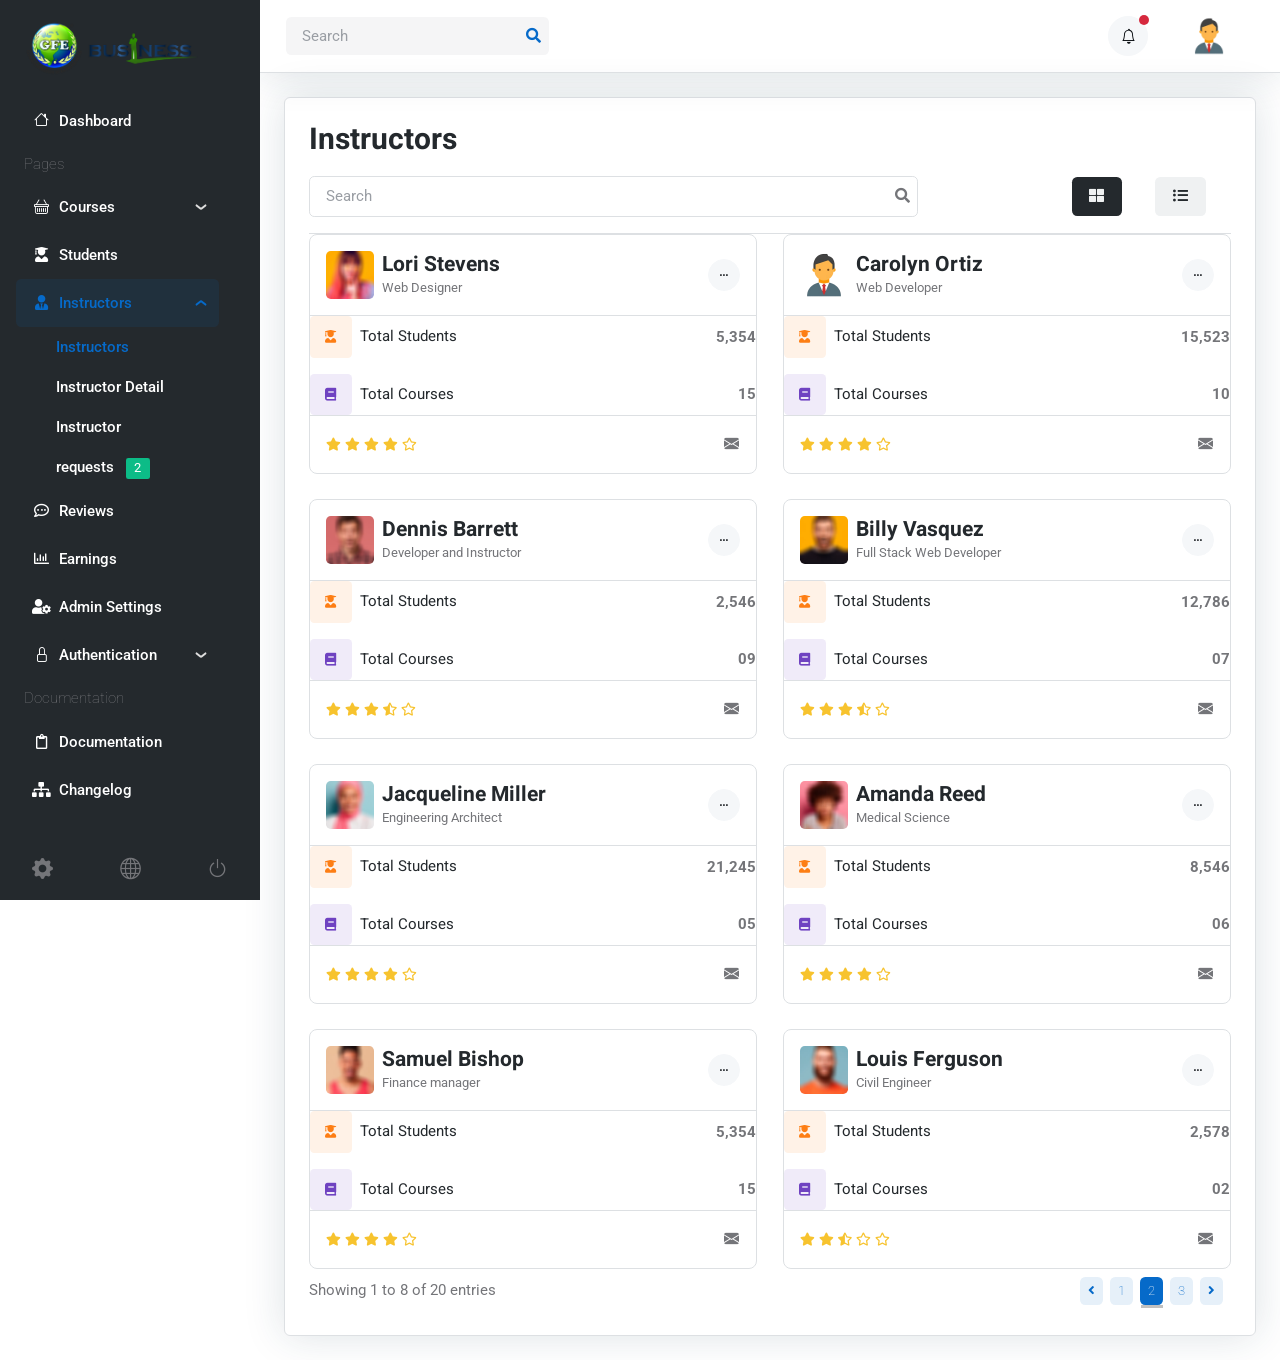
<file: admin-instructor-list.html>
<!DOCTYPE html>
<html lang="en">
<head>
	<title>Eduport- LMS, Education and Course Theme</title>

	<!-- Meta Tags -->
	<meta charset="utf-8">
	<meta name="viewport" content="width=device-width, initial-scale=1, shrink-to-fit=no">
	<meta name="author" content="Webestica.com">
	<meta name="description" content="Eduport- LMS, Education and Course Theme">

	<!-- Dark mode -->
	<script>
		const storedTheme = localStorage.getItem('theme')
 
		const getPreferredTheme = () => {
			if (storedTheme) {
				return storedTheme
			}
			return window.matchMedia('(prefers-color-scheme: light)').matches ? 'light' : 'light'
		}

		const setTheme = function (theme) {
			if (theme === 'auto' && window.matchMedia('(prefers-color-scheme: dark)').matches) {
				document.documentElement.setAttribute('data-bs-theme', 'dark')
			} else {
				document.documentElement.setAttribute('data-bs-theme', theme)
			}
		}

		setTheme(getPreferredTheme())

		window.addEventListener('DOMContentLoaded', () => {
		    var el = document.querySelector('.theme-icon-active');
			if(el != 'undefined' && el != null) {
				const showActiveTheme = theme => {
				const activeThemeIcon = document.querySelector('.theme-icon-active use')
				const btnToActive = document.querySelector(`[data-bs-theme-value="${theme}"]`)
				const svgOfActiveBtn = btnToActive.querySelector('.mode-switch use').getAttribute('href')

				document.querySelectorAll('[data-bs-theme-value]').forEach(element => {
					element.classList.remove('active')
				})

				btnToActive.classList.add('active')
				activeThemeIcon.setAttribute('href', svgOfActiveBtn)
			}

			window.matchMedia('(prefers-color-scheme: dark)').addEventListener('change', () => {
				if (storedTheme !== 'light' || storedTheme !== 'dark') {
					setTheme(getPreferredTheme())
				}
			})

			showActiveTheme(getPreferredTheme())

			document.querySelectorAll('[data-bs-theme-value]')
				.forEach(toggle => {
					toggle.addEventListener('click', () => {
						const theme = toggle.getAttribute('data-bs-theme-value')
						localStorage.setItem('theme', theme)
						setTheme(theme)
						showActiveTheme(theme)
					})
				})

			}
		})
		
	</script>

	<!-- Favicon -->
	<link rel="shortcut icon" href="assets/images/favicon.ico">

	<!-- Google Font -->
	<link rel="preconnect" href="https://fonts.googleapis.com">
	<link rel="preconnect" href="https://fonts.gstatic.com" crossorigin>
	<link rel="stylesheet" href="https://fonts.googleapis.com/css2?family=Heebo:wght@400;500;700&family=Roboto:wght@400;500;700&display=swap">

	<!-- Plugins CSS -->
	<link rel="stylesheet" type="text/css" href="assets/vendor/font-awesome/css/all.min.css">
	<link rel="stylesheet" type="text/css" href="assets/vendor/bootstrap-icons/bootstrap-icons.css">
	<link rel="stylesheet" type="text/css" href="assets/vendor/overlay-scrollbar/css/overlayscrollbars.min.css">

	<!-- Theme CSS -->
	<link rel="stylesheet" type="text/css" href="assets/css/style.css">

</head>

<body>


<!-- **************** MAIN CONTENT START **************** -->
<main>
	
<!-- Sidebar START -->
<nav class="navbar sidebar navbar-expand-xl navbar-dark bg-dark">

	<!-- Navbar brand for xl START -->
	<div class="d-flex align-items-center">
		<a class="navbar-brand" href="index.html">

			<img class="light-mode-item navbar-brand-item" src="assets/images/Gfe Business.png" alt="logo" style="height:55px;width:180px;">

			<img class="dark-mode-item navbar-brand-item" src="assets/images/Gfe Business.png" alt="logo" style="height:55px;width:180px;">

		</a>
	</div>
	<!-- Navbar brand for xl END -->
	
	<div class="offcanvas offcanvas-start flex-row custom-scrollbar h-100" data-bs-backdrop="true" tabindex="-1" id="offcanvasSidebar">
		<div class="offcanvas-body sidebar-content d-flex flex-column bg-dark">

			<!-- Sidebar menu START -->
			<ul class="navbar-nav flex-column" id="navbar-sidebar">
				
				<!-- Menu item 1 -->
				<li class="nav-item"><a href="admin-dashboard.html" class="nav-link"><i class="bi bi-house fa-fw me-2"></i>Dashboard</a></li>
				
				<!-- Title -->
				<li class="nav-item ms-2 my-2">Pages</li>

				<!-- menu item 2 -->
				<li class="nav-item">
					<a class="nav-link" data-bs-toggle="collapse" href="#collapsepage" role="button" aria-expanded="false" aria-controls="collapsepage">
						<i class="bi bi-basket fa-fw me-2"></i>Courses
					</a>
					<!-- Submenu -->
					<ul class="nav collapse flex-column" id="collapsepage" data-bs-parent="#navbar-sidebar">
						<li class="nav-item"> <a class="nav-link" href="admin-course-list.html">All Courses</a></li>
						<li class="nav-item"> <a class="nav-link" href="admin-course-category.html">Course Category</a></li>
						<li class="nav-item"> <a class="nav-link" href="admin-course-detail.html">Course Detail</a></li>
					</ul>
				</li>

				<!-- Menu item 3 -->
				<li class="nav-item"> <a class="nav-link" href="admin-student-list.html"><i class="fas fa-user-graduate fa-fw me-2"></i>Students</a></li>

				<!-- Menu item 4 -->
				<li class="nav-item">
					<a class="nav-link" data-bs-toggle="collapse" href="#collapseinstructors" role="button" aria-expanded="true" aria-controls="collapseinstructors">
						<i class="fas fa-user-tie fa-fw me-2"></i>Instructors
					</a>
					<!-- Submenu -->
					<ul class="nav collapse flex-column show" id="collapseinstructors" data-bs-parent="#navbar-sidebar">
						<li class="nav-item"> <a class="nav-link active" href="admin-instructor-list.html">Instructors</a></li>
						<li class="nav-item"> <a class="nav-link" href="admin-instructor-detail.html">Instructor Detail</a></li>
						<li class="nav-item"> 
							<a class="nav-link" href="admin-instructor-request.html">Instructor requests
								<span class="badge text-bg-success rounded-circle ms-2">2</span>
							</a>
						</li>
					</ul>
				</li>
				
				<!-- Menu item 5 -->
				<li class="nav-item"> <a class="nav-link" href="admin-review.html"><i class="far fa-comment-dots fa-fw me-2"></i>Reviews</a></li>

				<!-- Menu item 6 -->
				<li class="nav-item"> <a class="nav-link" href="admin-earning.html"><i class="far fa-chart-bar fa-fw me-2"></i>Earnings</a></li>

				<!-- Menu item 7 -->
				<li class="nav-item"> <a class="nav-link" href="admin-setting.html"><i class="fas fa-user-cog fa-fw me-2"></i>Admin Settings</a></li>

				<!-- Menu item 8 -->
				<li class="nav-item">
					<a class="nav-link" data-bs-toggle="collapse" href="#collapseauthentication" role="button" aria-expanded="false" aria-controls="collapseauthentication">
						<i class="bi bi-lock fa-fw me-2"></i>Authentication
					</a>
					<!-- Submenu -->
					<ul class="nav collapse flex-column" id="collapseauthentication" data-bs-parent="#navbar-sidebar">
						<li class="nav-item"> <a class="nav-link" href="sign-up.html">Sign Up</a></li>
						<li class="nav-item"> <a class="nav-link" href="sign-in.html">Sign In</a></li>
						<li class="nav-item"> <a class="nav-link" href="forgot-password.html">Forgot Password</a></li>
						<li class="nav-item"> <a class="nav-link" href="admin-error-404.html">Error 404</a></li>
					</ul>
				</li>

				<!-- Title -->
				<li class="nav-item ms-2 my-2">Documentation</li>

				<!-- Menu item 9 -->
				<li class="nav-item"> <a class="nav-link" href="docs/index.html"><i class="far fa-clipboard fa-fw me-2"></i>Documentation</a></li>

				<!-- Menu item 10 -->
				<li class="nav-item"> <a class="nav-link" href="docs/changelog.html"><i class="fas fa-sitemap fa-fw me-2"></i>Changelog</a></li>
			</ul>
			<!-- Sidebar menu end -->

			<!-- Sidebar footer START -->
			<div class="px-3 mt-auto pt-3">
				<div class="d-flex align-items-center justify-content-between text-primary-hover">
						<a class="h5 mb-0 text-body" href="admin-setting.html" data-bs-toggle="tooltip" data-bs-placement="top" title="Settings">
							<i class="bi bi-gear-fill"></i>
						</a>
						<a class="h5 mb-0 text-body" href="index.html" data-bs-toggle="tooltip" data-bs-placement="top" title="Home">
							<i class="bi bi-globe"></i>
						</a>
						<a class="h5 mb-0 text-body" href="sign-in.html" data-bs-toggle="tooltip" data-bs-placement="top" title="Sign out">
							<i class="bi bi-power"></i>
						</a>
				</div>
			</div>
			<!-- Sidebar footer END -->
			
		</div>
	</div>
</nav>
<!-- Sidebar END -->

<!-- Page content START -->
<div class="page-content">
	
	<!-- Top bar START -->
	<nav class="navbar top-bar navbar-light border-bottom py-0 py-xl-3">
		<div class="container-fluid p-0">
			<div class="d-flex align-items-center w-100">

				<!-- Logo START -->
				<div class="d-flex align-items-center d-xl-none">
					<a class="navbar-brand" href="index.html">
						<img class="light-mode-item navbar-brand-item h-30px" src="assets/images/logo-mobile.svg" alt="">
						<img class="dark-mode-item navbar-brand-item h-30px" src="assets/images/logo-mobile-light.svg" alt="">
					</a>
				</div>
				<!-- Logo END -->

				<!-- Toggler for sidebar START -->
				<div class="navbar-expand-xl sidebar-offcanvas-menu">
					<button class="navbar-toggler me-auto" type="button" data-bs-toggle="offcanvas" data-bs-target="#offcanvasSidebar" aria-controls="offcanvasSidebar" aria-expanded="false" aria-label="Toggle navigation" data-bs-auto-close="outside">
						<i class="bi bi-text-right fa-fw h2 lh-0 mb-0 rtl-flip" data-bs-target="#offcanvasMenu"> </i>
					</button>
				</div>
				<!-- Toggler for sidebar END -->
				
				<!-- Top bar left -->
				<div class="navbar-expand-lg ms-auto ms-xl-0">
					
					<!-- Toggler for menubar START -->
					<button class="navbar-toggler ms-auto" type="button" data-bs-toggle="collapse" data-bs-target="#navbarTopContent" aria-controls="navbarTopContent" aria-expanded="false" aria-label="Toggle navigation">
						<span class="navbar-toggler-animation">
							<span></span>
							<span></span>
							<span></span>
						</span>
					</button>
					<!-- Toggler for menubar END -->

					<!-- Topbar menu START -->
					<div class="collapse navbar-collapse w-100" id="navbarTopContent">
						<!-- Top search START -->
						<div class="nav my-3 my-xl-0 flex-nowrap align-items-center">
							<div class="nav-item w-100">
								<form class="position-relative">
									<input class="form-control pe-5 bg-secondary bg-opacity-10 border-0" type="search" placeholder="Search" aria-label="Search">
									<button class="bg-transparent px-2 py-0 border-0 position-absolute top-50 end-0 translate-middle-y" type="submit"><i class="fas fa-search fs-6 text-primary"></i></button>
								</form>
							</div>
						</div>
						<!-- Top search END -->
					</div>
					<!-- Topbar menu END -->
				</div>
				<!-- Top bar left END -->
				
				<!-- Top bar right START -->
				<div class="ms-xl-auto">
					<ul class="navbar-nav flex-row align-items-center">

						<!-- Notification dropdown START -->
						<li class="nav-item ms-2 ms-md-3 dropdown">
							<!-- Notification button -->
							<a class="btn btn-light btn-round mb-0" href="#" role="button" data-bs-toggle="dropdown" aria-expanded="false" data-bs-auto-close="outside">
								<i class="bi bi-bell fa-fw"></i>
							</a>
							<!-- Notification dote -->
							<span class="notif-badge animation-blink"></span>

							<!-- Notification dropdown menu START -->
							<div class="dropdown-menu dropdown-animation dropdown-menu-end dropdown-menu-size-md p-0 shadow-lg border-0">
								<div class="card bg-transparent">
									<div class="card-header bg-transparent border-bottom py-4 d-flex justify-content-between align-items-center">
										<h6 class="m-0">Notifications <span class="badge bg-danger bg-opacity-10 text-danger ms-2">2 new</span></h6>
										<a class="small" href="#">Clear all</a>
									</div>
									<div class="card-body p-0">
										<ul class="list-group list-unstyled list-group-flush">
											<!-- Notif item -->
											<li>
												<a href="#" class="list-group-item-action border-0 border-bottom d-flex p-3">
													<div class="me-3">
														<div class="avatar avatar-md">
															<img class="avatar-img rounded-circle" src="assets/images/avatar/08.jpg" alt="avatar">
														</div>
													</div>
													<div>
														<p class="text-body small m-0">Congratulate <b>Joan Wallace</b> for graduating from <b>Microverse university</b></p>
														<u class="small">Say congrats</u>
													</div>
												</a>
											</li>

											<!-- Notif item -->
											<li>
												<a href="#" class="list-group-item-action border-0 border-bottom d-flex p-3">
													<div class="me-3">
														<div class="avatar avatar-md">
															<img class="avatar-img rounded-circle" src="assets/images/avatar/02.jpg" alt="avatar">
														</div>
													</div>
													<div>
														<h6 class="mb-1">Larry Lawson Added a new course</h6>
														<p class="small text-body m-0">What's new! Find out about new features</p>
														<u class="small">View detail</u>
													</div>
												</a>
											</li>

											<!-- Notif item -->
											<li>
												<a href="#" class="list-group-item-action border-0 border-bottom d-flex p-3">
													<div class="me-3">
														<div class="avatar avatar-md">
															<img class="avatar-img rounded-circle" src="assets/images/avatar/05.jpg" alt="avatar">
														</div>
													</div>
													<div>
														<h6 class="mb-1">New request to apply for Instructor</h6>
														<u class="small">View detail</u>
													</div>
												</a>
											</li>

											<!-- Notif item -->
											<li>
												<a href="#" class="list-group-item-action border-0 border-bottom d-flex p-3">
													<div class="me-3">
														<div class="avatar avatar-md">
															<img class="avatar-img rounded-circle" src="assets/images/avatar/03.jpg" alt="avatar">
														</div>
													</div>
													<div>
														<h6 class="mb-1">Update v2.3 completed successfully</h6>
														<p class="small text-body m-0">What's new! Find out about new features</p>
														<small class="text-body">5 min ago</small>
													</div>
												</a>
											</li>
										</ul>
									</div>
									<!-- Button -->
									<div class="card-footer bg-transparent border-0 py-3 text-center position-relative">
										<a href="#" class="stretched-link">See all incoming activity</a>
									</div>
								</div>
							</div>
							<!-- Notification dropdown menu END -->
						</li>
						<!-- Notification dropdown END -->

						<!-- Profile dropdown START -->
						<li class="nav-item ms-2 ms-md-3 dropdown">
							<!-- Avatar -->
							<a class="avatar avatar-sm p-0" href="#" id="profileDropdown" role="button" data-bs-auto-close="outside" data-bs-display="static" data-bs-toggle="dropdown" aria-expanded="false">
								<img class="avatar-img rounded-circle" src="assets/images/avatar/01.jpg" alt="avatar">
							</a>

							<!-- Profile dropdown START -->
							<ul class="dropdown-menu dropdown-animation dropdown-menu-end shadow pt-3" aria-labelledby="profileDropdown">
								<!-- Profile info -->
								<li class="px-3">
									<div class="d-flex align-items-center">
										<!-- Avatar -->
										<div class="avatar me-3 mb-3">
											<img class="avatar-img rounded-circle shadow" src="assets/images/avatar/01.jpg" alt="avatar">
										</div>
										<div>
											<a class="h6 mt-2 mt-sm-0" href="#">Lori Ferguson</a>
											<p class="small m-0">example@gmail.com</p>
										</div>
									</div>
								</li>
                <li> <hr class="dropdown-divider"></li>
								<!-- Links -->
								<li><a class="dropdown-item" href="#"><i class="bi bi-person fa-fw me-2"></i>Edit Profile</a></li>
								<li><a class="dropdown-item" href="#"><i class="bi bi-gear fa-fw me-2"></i>Account Settings</a></li>
								<li><a class="dropdown-item" href="#"><i class="bi bi-info-circle fa-fw me-2"></i>Help</a></li>
								<li><a class="dropdown-item bg-danger-soft-hover" href="#"><i class="bi bi-power fa-fw me-2"></i>Sign Out</a></li>
								<li> <hr class="dropdown-divider"></li>

								<!-- Dark mode options START -->
								<li>
									<div class="bg-light dark-mode-switch theme-icon-active d-flex align-items-center p-1 rounded mt-2">
										<!-- <span>Mode:</span> -->
										<button type="button" class="btn btn-sm mb-0" data-bs-theme-value="light">
											<svg xmlns="http://www.w3.org/2000/svg" width="16" height="16" fill="currentColor" class="bi bi-sun fa-fw mode-switch" viewBox="0 0 16 16">
												<path d="M8 11a3 3 0 1 1 0-6 3 3 0 0 1 0 6zm0 1a4 4 0 1 0 0-8 4 4 0 0 0 0 8zM8 0a.5.5 0 0 1 .5.5v2a.5.5 0 0 1-1 0v-2A.5.5 0 0 1 8 0zm0 13a.5.5 0 0 1 .5.5v2a.5.5 0 0 1-1 0v-2A.5.5 0 0 1 8 13zm8-5a.5.5 0 0 1-.5.5h-2a.5.5 0 0 1 0-1h2a.5.5 0 0 1 .5.5zM3 8a.5.5 0 0 1-.5.5h-2a.5.5 0 0 1 0-1h2A.5.5 0 0 1 3 8zm10.657-5.657a.5.5 0 0 1 0 .707l-1.414 1.415a.5.5 0 1 1-.707-.708l1.414-1.414a.5.5 0 0 1 .707 0zm-9.193 9.193a.5.5 0 0 1 0 .707L3.05 13.657a.5.5 0 0 1-.707-.707l1.414-1.414a.5.5 0 0 1 .707 0zm9.193 2.121a.5.5 0 0 1-.707 0l-1.414-1.414a.5.5 0 0 1 .707-.707l1.414 1.414a.5.5 0 0 1 0 .707zM4.464 4.465a.5.5 0 0 1-.707 0L2.343 3.05a.5.5 0 1 1 .707-.707l1.414 1.414a.5.5 0 0 1 0 .708z"/>
												<use href="#"></use>
											</svg> Light
										</button>
										<button type="button" class="btn btn-sm mb-0" data-bs-theme-value="dark">
											<svg xmlns="http://www.w3.org/2000/svg" width="16" height="16" fill="currentColor" class="bi bi-moon-stars fa-fw mode-switch" viewBox="0 0 16 16">
												<path d="M6 .278a.768.768 0 0 1 .08.858 7.208 7.208 0 0 0-.878 3.46c0 4.021 3.278 7.277 7.318 7.277.527 0 1.04-.055 1.533-.16a.787.787 0 0 1 .81.316.733.733 0 0 1-.031.893A8.349 8.349 0 0 1 8.344 16C3.734 16 0 12.286 0 7.71 0 4.266 2.114 1.312 5.124.06A.752.752 0 0 1 6 .278zM4.858 1.311A7.269 7.269 0 0 0 1.025 7.71c0 4.02 3.279 7.276 7.319 7.276a7.316 7.316 0 0 0 5.205-2.162c-.337.042-.68.063-1.029.063-4.61 0-8.343-3.714-8.343-8.29 0-1.167.242-2.278.681-3.286z"/>
												<path d="M10.794 3.148a.217.217 0 0 1 .412 0l.387 1.162c.173.518.579.924 1.097 1.097l1.162.387a.217.217 0 0 1 0 .412l-1.162.387a1.734 1.734 0 0 0-1.097 1.097l-.387 1.162a.217.217 0 0 1-.412 0l-.387-1.162A1.734 1.734 0 0 0 9.31 6.593l-1.162-.387a.217.217 0 0 1 0-.412l1.162-.387a1.734 1.734 0 0 0 1.097-1.097l.387-1.162zM13.863.099a.145.145 0 0 1 .274 0l.258.774c.115.346.386.617.732.732l.774.258a.145.145 0 0 1 0 .274l-.774.258a1.156 1.156 0 0 0-.732.732l-.258.774a.145.145 0 0 1-.274 0l-.258-.774a1.156 1.156 0 0 0-.732-.732l-.774-.258a.145.145 0 0 1 0-.274l.774-.258c.346-.115.617-.386.732-.732L13.863.1z"/>
												<use href="#"></use>
											</svg> Dark
										</button>
										<button type="button" class="btn btn-sm mb-0 active" data-bs-theme-value="auto">
											<svg xmlns="http://www.w3.org/2000/svg" width="16" height="16" fill="currentColor" class="bi bi-circle-half fa-fw mode-switch" viewBox="0 0 16 16">
												<path d="M8 15A7 7 0 1 0 8 1v14zm0 1A8 8 0 1 1 8 0a8 8 0 0 1 0 16z"/>
												<use href="#"></use>
											</svg> Auto
										</button>
									</div>
								</li> 
								<!-- Dark mode options END-->
							</ul>
							<!-- Profile dropdown END -->
						</li>
						<!-- Profile dropdown END -->
					</ul>
				</div>
				<!-- Top bar right END -->
			</div>
		</div>
	</nav>
	<!-- Top bar END -->

	<!-- Page main content START -->
	<div class="page-content-wrapper border">

		<!-- Title -->
		<div class="row">
			<div class="col-12">
				<h1 class="h3 mb-2 mb-sm-0">Instructors</h1>
			</div>
		</div>

		<!-- Card START -->
		<div class="card bg-transparent">

			<!-- Card header START -->
			<div class="card-header bg-transparent border-bottom px-0">
				<!-- Search and select START -->
				<div class="row g-3 align-items-center justify-content-between">

					<!-- Search bar -->
					<div class="col-md-8">
						<form class="rounded position-relative">
							<input class="form-control bg-transparent" type="search" placeholder="Search" aria-label="Search">
							<button class="bg-transparent p-2 position-absolute top-50 end-0 translate-middle-y border-0 text-primary-hover text-reset" type="submit">
								<i class="fas fa-search fs-6 "></i>
							</button>
						</form>
					</div>

					<!-- Tab buttons -->
					<div class="col-md-3">
						<!-- Tabs START -->
						<ul class="list-inline mb-0 nav nav-pills nav-pill-dark-soft border-0 justify-content-end" id="pills-tab" role="tablist">
							<!-- Grid tab -->
							<li class="nav-item">
								<a href="#nav-preview-tab-1" class="nav-link mb-0 me-2 active" data-bs-toggle="tab">
									<i class="fas fa-fw fa-th-large"></i>
								</a>
							</li>
							<!-- List tab -->
							<li class="nav-item">
								<a href="#nav-html-tab-1" class="nav-link mb-0" data-bs-toggle="tab">
									<i class="fas fa-fw fa-list-ul"></i>
								</a>
							</li>
						</ul>
						<!-- Tabs end -->
					</div>
				</div>
				<!-- Search and select END -->
			</div>
			<!-- Card header END -->

			<!-- Card body START -->
			<div class="card-body px-0">
				<!-- Tabs content START -->
				<div class="tab-content">

					<!-- Tabs content item START -->
					<div class="tab-pane fade show active" id="nav-preview-tab-1">
						<div class="row g-4">

							<!-- Card item START -->
							<div class="col-md-6 col-xxl-4">
								<div class="card bg-transparent border h-100"> 
									<!-- Card header -->
									<div class="card-header bg-transparent border-bottom d-flex align-items-sm-center justify-content-between">
										<div class="d-sm-flex align-items-center">
											<!-- Avatar -->
											<div class="avatar avatar-md flex-shrink-0">
												<img class="avatar-img rounded-circle" src="assets/images/avatar/09.jpg" alt="avatar">
											</div>
											<!-- Info -->
											<div class="ms-0 ms-sm-2 mt-2 mt-sm-0">
												<h5 class="mb-0"><a href="#">Lori Stevens</a></h5>
												<p class="mb-0 small">Web Designer</p>
											</div>
										</div>

										<!-- Edit dropdown -->
										<div class="dropdown">
											<a href="#" class="btn btn-sm btn-light btn-round small mb-0" role="button" id="dropdownShare1" data-bs-toggle="dropdown" aria-expanded="false">
												<i class="bi bi-three-dots fa-fw"></i>
											</a>
											<!-- dropdown button -->
											<ul class="dropdown-menu dropdown-w-sm dropdown-menu-end min-w-auto shadow rounded" aria-labelledby="dropdownShare1">
												<li><a class="dropdown-item" href="#"><i class="bi bi-pencil-square fa-fw me-2"></i>Edit</a></li>
												<li><a class="dropdown-item" href="#"><i class="bi bi-trash fa-fw me-2"></i>Remove</a></li>
											</ul>
										</div>
									</div>

									<div class="card-body">
										<!-- Total students -->
										<div class="d-flex justify-content-between align-items-center mb-3">
											<div class="d-flex align-items-center">
												<div class="icon-md bg-orange bg-opacity-10 text-orange rounded-circle flex-shrink-0"><i class="fas fa-user-graduate fa-fw"></i></div>
												<h6 class="mb-0 ms-2 fw-light">Total Students</h6>
											</div>
											<span class="mb-0 fw-bold">5,354</span>
										</div>

										<!-- Total courses -->
										<div class="d-flex justify-content-between align-items-center">
											<div class="d-flex align-items-center">
												<div class="icon-md bg-purple bg-opacity-10 text-purple rounded-circle flex-shrink-0"><i class="fas fa-book fa-fw"></i></div>
												<h6 class="mb-0 ms-2 fw-light">Total Courses</h6>
											</div>
											<span class="mb-0 fw-bold">15</span>
										</div>
									</div>

									<!-- Card footer -->
									<div class="card-footer bg-transparent border-top">
										<div class="d-flex justify-content-between align-items-center">
											<!-- Rating star -->
											<ul class="list-inline mb-0">
												<li class="list-inline-item me-0 small"><i class="fas fa-star text-warning"></i></li>
												<li class="list-inline-item me-0 small"><i class="fas fa-star text-warning"></i></li>
												<li class="list-inline-item me-0 small"><i class="fas fa-star text-warning"></i></li>
												<li class="list-inline-item me-0 small"><i class="fas fa-star text-warning"></i></li>
												<li class="list-inline-item me-0 small"><i class="far fa-star text-warning"></i></li>
											</ul>
											<!-- Message button -->
											<a href="#" class="btn btn-link text-body p-0 mb-0" data-bs-toggle="tooltip" data-bs-placement="top" title="" data-bs-original-title="Message" aria-label="Message">
												<i class="bi bi-envelope-fill"></i>
											</a>
										</div>
									</div>
								</div>
							</div>
							<!-- Card item END -->

							<!-- Card item START -->
							<div class="col-md-6 col-xxl-4">
								<div class="card bg-transparent border h-100"> 
									<!-- Card header -->
									<div class="card-header bg-transparent border-bottom d-flex align-items-sm-center justify-content-between">
										<div class="d-sm-flex align-items-center">
											<!-- Avatar -->
											<div class="avatar avatar-md flex-shrink-0">
												<img class="avatar-img rounded-circle" src="assets/images/avatar/01.jpg" alt="avatar">
											</div>
											<!-- Info -->
											<div class="ms-0 ms-sm-2 mt-2 mt-sm-0">
												<h5 class="mb-0"><a href="#">Carolyn Ortiz</a></h5>
												<p class="mb-0 small">Web Developer</p>
											</div>
										</div>

										<!-- Edit dropdown -->
										<div class="dropdown">
											<a href="#" class="btn btn-sm btn-light btn-round small mb-0" role="button" id="dropdownShare2" data-bs-toggle="dropdown" aria-expanded="false">
												<i class="bi bi-three-dots fa-fw"></i>
											</a>
											<!-- dropdown button -->
											<ul class="dropdown-menu dropdown-w-sm dropdown-menu-end min-w-auto shadow rounded" aria-labelledby="dropdownShare2">
												<li><a class="dropdown-item" href="#"><i class="bi bi-pencil-square fa-fw me-2"></i>Edit</a></li>
												<li><a class="dropdown-item" href="#"><i class="bi bi-trash fa-fw me-2"></i>Remove</a></li>
											</ul>
										</div>
									</div>

									<div class="card-body">
										<!-- Total students -->
										<div class="d-flex justify-content-between align-items-center mb-3">
											<div class="d-flex align-items-center">
												<div class="icon-md bg-orange bg-opacity-10 text-orange rounded-circle flex-shrink-0"><i class="fas fa-user-graduate fa-fw"></i></div>
												<h6 class="mb-0 ms-2 fw-light">Total Students</h6>
											</div>
											<span class="mb-0 fw-bold">15,523</span>
										</div>

										<!-- Total courses -->
										<div class="d-flex justify-content-between align-items-center">
											<div class="d-flex align-items-center">
												<div class="icon-md bg-purple bg-opacity-10 text-purple rounded-circle flex-shrink-0"><i class="fas fa-book fa-fw"></i></div>
												<h6 class="mb-0 ms-2 fw-light">Total Courses</h6>
											</div>
											<span class="mb-0 fw-bold">10</span>
										</div>
									</div>

									<!-- Card footer -->
									<div class="card-footer bg-transparent border-top">
										<div class="d-flex justify-content-between align-items-center">
											<!-- Rating star -->
											<ul class="list-inline mb-0">
												<li class="list-inline-item me-0 small"><i class="fas fa-star text-warning"></i></li>
												<li class="list-inline-item me-0 small"><i class="fas fa-star text-warning"></i></li>
												<li class="list-inline-item me-0 small"><i class="fas fa-star text-warning"></i></li>
												<li class="list-inline-item me-0 small"><i class="fas fa-star text-warning"></i></li>
												<li class="list-inline-item me-0 small"><i class="far fa-star text-warning"></i></li>
											</ul>
											<!-- Message button -->
											<a href="#" class="btn btn-link text-body p-0 mb-0" data-bs-toggle="tooltip" data-bs-placement="top" title="" data-bs-original-title="Message" aria-label="Message">
												<i class="bi bi-envelope-fill"></i>
											</a>
										</div>
									</div>
								</div>
							</div>
							<!-- Card item END -->

							<!-- Card item START -->
							<div class="col-md-6 col-xxl-4">
								<div class="card bg-transparent border h-100"> 
									<!-- Card header -->
									<div class="card-header bg-transparent border-bottom d-flex align-items-sm-center justify-content-between">
										<div class="d-sm-flex align-items-center">
											<!-- Avatar -->
											<div class="avatar avatar-md flex-shrink-0">
												<img class="avatar-img rounded-circle" src="assets/images/avatar/03.jpg" alt="avatar">
											</div>
											<!-- Info -->
											<div class="ms-0 ms-sm-2 mt-2 mt-sm-0">
												<h5 class="mb-0"><a href="#">Dennis Barrett</a></h5>
												<p class="mb-0 small">Developer and Instructor</p>
											</div>
										</div>

										<!-- Edit dropdown -->
										<div class="dropdown">
											<a href="#" class="btn btn-sm btn-light btn-round small mb-0" role="button" id="dropdownShare3" data-bs-toggle="dropdown" aria-expanded="false">
												<i class="bi bi-three-dots fa-fw"></i>
											</a>
											<!-- dropdown button -->
											<ul class="dropdown-menu dropdown-w-sm dropdown-menu-end min-w-auto shadow rounded" aria-labelledby="dropdownShare3">
												<li><a class="dropdown-item" href="#"><i class="bi bi-pencil-square fa-fw me-2"></i>Edit</a></li>
												<li><a class="dropdown-item" href="#"><i class="bi bi-trash fa-fw me-2"></i>Remove</a></li>
											</ul>
										</div>
									</div>

									<div class="card-body">
										<!-- Total students -->
										<div class="d-flex justify-content-between align-items-center mb-3">
											<div class="d-flex align-items-center">
												<div class="icon-md bg-orange bg-opacity-10 text-orange rounded-circle flex-shrink-0"><i class="fas fa-user-graduate fa-fw"></i></div>
												<h6 class="mb-0 ms-2 fw-light">Total Students</h6>
											</div>
											<span class="mb-0 fw-bold">2,546</span>
										</div>

										<!-- Total courses -->
										<div class="d-flex justify-content-between align-items-center">
											<div class="d-flex align-items-center">
												<div class="icon-md bg-purple bg-opacity-10 text-purple rounded-circle flex-shrink-0"><i class="fas fa-book fa-fw"></i></div>
												<h6 class="mb-0 ms-2 fw-light">Total Courses</h6>
											</div>
											<span class="mb-0 fw-bold">09</span>
										</div>
									</div>

									<!-- Card footer -->
									<div class="card-footer bg-transparent border-top">
										<div class="d-flex justify-content-between align-items-center">
											<!-- Rating star -->
											<ul class="list-inline mb-0">
												<li class="list-inline-item me-0 small"><i class="fas fa-star text-warning"></i></li>
												<li class="list-inline-item me-0 small"><i class="fas fa-star text-warning"></i></li>
												<li class="list-inline-item me-0 small"><i class="fas fa-star text-warning"></i></li>
												<li class="list-inline-item me-0 small"><i class="fas fa-star-half-alt text-warning"></i></li>
												<li class="list-inline-item me-0 small"><i class="far fa-star text-warning"></i></li>
											</ul>
											<!-- Message button -->
											<a href="#" class="btn btn-link text-body p-0 mb-0" data-bs-toggle="tooltip" data-bs-placement="top" title="" data-bs-original-title="Message" aria-label="Message">
												<i class="bi bi-envelope-fill"></i>
											</a>
										</div>
									</div>
								</div>
							</div>
							<!-- Card item END -->

							<!-- Card item START -->
							<div class="col-md-6 col-xxl-4">
								<div class="card bg-transparent border h-100"> 
									<!-- Card header -->
									<div class="card-header bg-transparent border-bottom d-flex align-items-sm-center justify-content-between">
										<div class="d-sm-flex align-items-center">
											<!-- Avatar -->
											<div class="avatar avatar-md flex-shrink-0">
												<img class="avatar-img rounded-circle" src="assets/images/avatar/04.jpg" alt="avatar">
											</div>
											<!-- Info -->
											<div class="ms-0 ms-sm-2 mt-2 mt-sm-0">
												<h5 class="mb-0"><a href="#">Billy Vasquez</a></h5>
												<p class="mb-0 small">Full Stack Web Developer</p>
											</div>
										</div>

										<!-- Edit dropdown -->
										<div class="dropdown">
											<a href="#" class="btn btn-sm btn-light btn-round small mb-0" role="button" id="dropdownShare4" data-bs-toggle="dropdown" aria-expanded="false">
												<i class="bi bi-three-dots fa-fw"></i>
											</a>
											<!-- dropdown button -->
											<ul class="dropdown-menu dropdown-w-sm dropdown-menu-end min-w-auto shadow rounded" aria-labelledby="dropdownShare4">
												<li><a class="dropdown-item" href="#"><i class="bi bi-pencil-square fa-fw me-2"></i>Edit</a></li>
												<li><a class="dropdown-item" href="#"><i class="bi bi-trash fa-fw me-2"></i>Remove</a></li>
											</ul>
										</div>
									</div>

									<div class="card-body">
										<!-- Total students -->
										<div class="d-flex justify-content-between align-items-center mb-3">
											<div class="d-flex align-items-center">
												<div class="icon-md bg-orange bg-opacity-10 text-orange rounded-circle flex-shrink-0"><i class="fas fa-user-graduate fa-fw"></i></div>
												<h6 class="mb-0 ms-2 fw-light">Total Students</h6>
											</div>
											<span class="mb-0 fw-bold">12,786</span>
										</div>

										<!-- Total courses -->
										<div class="d-flex justify-content-between align-items-center">
											<div class="d-flex align-items-center">
												<div class="icon-md bg-purple bg-opacity-10 text-purple rounded-circle flex-shrink-0"><i class="fas fa-book fa-fw"></i></div>
												<h6 class="mb-0 ms-2 fw-light">Total Courses</h6>
											</div>
											<span class="mb-0 fw-bold">07</span>
										</div>
									</div>

									<!-- Card footer -->
									<div class="card-footer bg-transparent border-top">
										<div class="d-flex justify-content-between align-items-center">
											<!-- Rating star -->
											<ul class="list-inline mb-0">
												<li class="list-inline-item me-0 small"><i class="fas fa-star text-warning"></i></li>
												<li class="list-inline-item me-0 small"><i class="fas fa-star text-warning"></i></li>
												<li class="list-inline-item me-0 small"><i class="fas fa-star text-warning"></i></li>
												<li class="list-inline-item me-0 small"><i class="fas fa-star-half-alt text-warning"></i></li>
												<li class="list-inline-item me-0 small"><i class="far fa-star text-warning"></i></li>
											</ul>
											<!-- Message button -->
											<a href="#" class="btn btn-link text-body p-0 mb-0" data-bs-toggle="tooltip" data-bs-placement="top" title="" data-bs-original-title="Message" aria-label="Message">
												<i class="bi bi-envelope-fill"></i>
											</a>
										</div>
									</div>
								</div>
							</div>
							<!-- Card item END -->

							<!-- Card item START -->
							<div class="col-md-6 col-xxl-4">
								<div class="card bg-transparent border h-100"> 
									<!-- Card header -->
									<div class="card-header bg-transparent border-bottom d-flex align-items-sm-center justify-content-between">
										<div class="d-sm-flex align-items-center">
											<!-- Avatar -->
											<div class="avatar avatar-md flex-shrink-0">
												<img class="avatar-img rounded-circle" src="assets/images/avatar/05.jpg" alt="avatar">
											</div>
											<!-- Info -->
											<div class="ms-0 ms-sm-2 mt-2 mt-sm-0">
												<h5 class="mb-0"><a href="#">Jacqueline Miller</a></h5>
												<p class="mb-0 small">Engineering Architect</p>
											</div>
										</div>

										<!-- Edit dropdown -->
										<div class="dropdown">
											<a href="#" class="btn btn-sm btn-light btn-round small mb-0" role="button" id="dropdownShare5" data-bs-toggle="dropdown" aria-expanded="false">
												<i class="bi bi-three-dots fa-fw"></i>
											</a>
											<!-- dropdown button -->
											<ul class="dropdown-menu dropdown-w-sm dropdown-menu-end min-w-auto shadow rounded" aria-labelledby="dropdownShare5">
												<li><a class="dropdown-item" href="#"><i class="bi bi-pencil-square fa-fw me-2"></i>Edit</a></li>
												<li><a class="dropdown-item" href="#"><i class="bi bi-trash fa-fw me-2"></i>Remove</a></li>
											</ul>
										</div>
									</div>

									<div class="card-body">
										<!-- Total students -->
										<div class="d-flex justify-content-between align-items-center mb-3">
											<div class="d-flex align-items-center">
												<div class="icon-md bg-orange bg-opacity-10 text-orange rounded-circle flex-shrink-0"><i class="fas fa-user-graduate fa-fw"></i></div>
												<h6 class="mb-0 ms-2 fw-light">Total Students</h6>
											</div>
											<span class="mb-0 fw-bold">21,245</span>
										</div>

										<!-- Total courses -->
										<div class="d-flex justify-content-between align-items-center">
											<div class="d-flex align-items-center">
												<div class="icon-md bg-purple bg-opacity-10 text-purple rounded-circle flex-shrink-0"><i class="fas fa-book fa-fw"></i></div>
												<h6 class="mb-0 ms-2 fw-light">Total Courses</h6>
											</div>
											<span class="mb-0 fw-bold">05</span>
										</div>
									</div>

									<!-- Card footer -->
									<div class="card-footer bg-transparent border-top">
										<div class="d-flex justify-content-between align-items-center">
											<!-- Rating star -->
											<ul class="list-inline mb-0">
												<li class="list-inline-item me-0 small"><i class="fas fa-star text-warning"></i></li>
												<li class="list-inline-item me-0 small"><i class="fas fa-star text-warning"></i></li>
												<li class="list-inline-item me-0 small"><i class="fas fa-star text-warning"></i></li>
												<li class="list-inline-item me-0 small"><i class="fas fa-star text-warning"></i></li>
												<li class="list-inline-item me-0 small"><i class="far fa-star text-warning"></i></li>
											</ul>
											<!-- Message button -->
											<a href="#" class="btn btn-link text-body p-0 mb-0" data-bs-toggle="tooltip" data-bs-placement="top" title="" data-bs-original-title="Message" aria-label="Message">
												<i class="bi bi-envelope-fill"></i>
											</a>
										</div>
									</div>
								</div>
							</div>
							<!-- Card item END -->

							<!-- Card item START -->
							<div class="col-md-6 col-xxl-4">
								<div class="card bg-transparent border h-100"> 
									<!-- Card header -->
									<div class="card-header bg-transparent border-bottom d-flex align-items-sm-center justify-content-between">
										<div class="d-sm-flex align-items-center">
											<!-- Avatar -->
											<div class="avatar avatar-md flex-shrink-0">
												<img class="avatar-img rounded-circle" src="assets/images/avatar/06.jpg" alt="avatar">
											</div>
											<!-- Info -->
											<div class="ms-0 ms-sm-2 mt-2 mt-sm-0">
												<h5 class="mb-0"><a href="#">Amanda Reed</a></h5>
												<p class="mb-0 small">Medical Science</p>
											</div>
										</div>

										<!-- Edit dropdown -->
										<div class="dropdown">
											<a href="#" class="btn btn-sm btn-light btn-round small mb-0" role="button" id="dropdownShare6" data-bs-toggle="dropdown" aria-expanded="false">
												<i class="bi bi-three-dots fa-fw"></i>
											</a>
											<!-- dropdown button -->
											<ul class="dropdown-menu dropdown-w-sm dropdown-menu-end min-w-auto shadow rounded" aria-labelledby="dropdownShare6">
												<li><a class="dropdown-item" href="#"><i class="bi bi-pencil-square fa-fw me-2"></i>Edit</a></li>
												<li><a class="dropdown-item" href="#"><i class="bi bi-trash fa-fw me-2"></i>Remove</a></li>
											</ul>
										</div>
									</div>

									<div class="card-body">
										<!-- Total students -->
										<div class="d-flex justify-content-between align-items-center mb-3">
											<div class="d-flex align-items-center">
												<div class="icon-md bg-orange bg-opacity-10 text-orange rounded-circle flex-shrink-0"><i class="fas fa-user-graduate fa-fw"></i></div>
												<h6 class="mb-0 ms-2 fw-light">Total Students</h6>
											</div>
											<span class="mb-0 fw-bold">8,546</span>
										</div>

										<!-- Total courses -->
										<div class="d-flex justify-content-between align-items-center">
											<div class="d-flex align-items-center">
												<div class="icon-md bg-purple bg-opacity-10 text-purple rounded-circle flex-shrink-0"><i class="fas fa-book fa-fw"></i></div>
												<h6 class="mb-0 ms-2 fw-light">Total Courses</h6>
											</div>
											<span class="mb-0 fw-bold">06</span>
										</div>
									</div>

									<!-- Card footer -->
									<div class="card-footer bg-transparent border-top">
										<div class="d-flex justify-content-between align-items-center">
											<!-- Rating star -->
											<ul class="list-inline mb-0">
												<li class="list-inline-item me-0 small"><i class="fas fa-star text-warning"></i></li>
												<li class="list-inline-item me-0 small"><i class="fas fa-star text-warning"></i></li>
												<li class="list-inline-item me-0 small"><i class="fas fa-star text-warning"></i></li>
												<li class="list-inline-item me-0 small"><i class="fas fa-star text-warning"></i></li>
												<li class="list-inline-item me-0 small"><i class="far fa-star text-warning"></i></li>
											</ul>
											<!-- Message button -->
											<a href="#" class="btn btn-link text-body p-0 mb-0" data-bs-toggle="tooltip" data-bs-placement="top" title="" data-bs-original-title="Message" aria-label="Message">
												<i class="bi bi-envelope-fill"></i>
											</a>
										</div>
									</div>
								</div>
							</div>
							<!-- Card item END -->

							<!-- Card item START -->
							<div class="col-md-6 col-xxl-4">
								<div class="card bg-transparent border h-100"> 
									<!-- Card header -->
									<div class="card-header bg-transparent border-bottom d-flex align-items-sm-center justify-content-between">
										<div class="d-sm-flex align-items-center">
											<!-- Avatar -->
											<div class="avatar avatar-md flex-shrink-0">
												<img class="avatar-img rounded-circle" src="assets/images/avatar/07.jpg" alt="avatar">
											</div>
											<!-- Info -->
											<div class="ms-0 ms-sm-2 mt-2 mt-sm-0">
												<h5 class="mb-0"><a href="#">Samuel Bishop</a></h5>
												<p class="mb-0 small">Finance manager</p>
											</div>
										</div>

										<!-- Edit dropdown -->
										<div class="dropdown">
											<a href="#" class="btn btn-sm btn-light btn-round small mb-0" role="button" id="dropdownShare7" data-bs-toggle="dropdown" aria-expanded="false">
												<i class="bi bi-three-dots fa-fw"></i>
											</a>
											<!-- dropdown button -->
											<ul class="dropdown-menu dropdown-w-sm dropdown-menu-end min-w-auto shadow rounded" aria-labelledby="dropdownShare7">
												<li><a class="dropdown-item" href="#"><i class="bi bi-pencil-square fa-fw me-2"></i>Edit</a></li>
												<li><a class="dropdown-item" href="#"><i class="bi bi-trash fa-fw me-2"></i>Remove</a></li>
											</ul>
										</div>
									</div>

									<div class="card-body">
										<!-- Total students -->
										<div class="d-flex justify-content-between align-items-center mb-3">
											<div class="d-flex align-items-center">
												<div class="icon-md bg-orange bg-opacity-10 text-orange rounded-circle flex-shrink-0"><i class="fas fa-user-graduate fa-fw"></i></div>
												<h6 class="mb-0 ms-2 fw-light">Total Students</h6>
											</div>
											<span class="mb-0 fw-bold">5,354</span>
										</div>

										<!-- Total courses -->
										<div class="d-flex justify-content-between align-items-center">
											<div class="d-flex align-items-center">
												<div class="icon-md bg-purple bg-opacity-10 text-purple rounded-circle flex-shrink-0"><i class="fas fa-book fa-fw"></i></div>
												<h6 class="mb-0 ms-2 fw-light">Total Courses</h6>
											</div>
											<span class="mb-0 fw-bold">15</span>
										</div>
									</div>

									<!-- Card footer -->
									<div class="card-footer bg-transparent border-top">
										<div class="d-flex justify-content-between align-items-center">
											<!-- Rating star -->
											<ul class="list-inline mb-0">
												<li class="list-inline-item me-0 small"><i class="fas fa-star text-warning"></i></li>
												<li class="list-inline-item me-0 small"><i class="fas fa-star text-warning"></i></li>
												<li class="list-inline-item me-0 small"><i class="fas fa-star text-warning"></i></li>
												<li class="list-inline-item me-0 small"><i class="fas fa-star text-warning"></i></li>
												<li class="list-inline-item me-0 small"><i class="far fa-star text-warning"></i></li>
											</ul>
											<!-- Message button -->
											<a href="#" class="btn btn-link text-body p-0 mb-0" data-bs-toggle="tooltip" data-bs-placement="top" title="" data-bs-original-title="Message" aria-label="Message">
												<i class="bi bi-envelope-fill"></i>
											</a>
										</div>
									</div>
								</div>
							</div>
							<!-- Card item END -->

							<!-- Card item START -->
							<div class="col-md-6 col-xxl-4">
								<div class="card bg-transparent border h-100"> 
									<!-- Card header -->
									<div class="card-header bg-transparent border-bottom d-flex align-items-sm-center justify-content-between">
										<div class="d-sm-flex align-items-center">
											<!-- Avatar -->
											<div class="avatar avatar-md flex-shrink-0">
												<img class="avatar-img rounded-circle" src="assets/images/avatar/10.jpg" alt="avatar">
											</div>
											<!-- Info -->
											<div class="ms-0 ms-sm-2 mt-2 mt-sm-0">
												<h5 class="mb-0"><a href="#">Louis Ferguson</a></h5>
												<p class="mb-0 small">Civil Engineer</p>
											</div>
										</div>

										<!-- Edit dropdown -->
										<div class="dropdown">
											<a href="#" class="btn btn-sm btn-light btn-round small mb-0" role="button" id="dropdownShare8" data-bs-toggle="dropdown" aria-expanded="false">
												<i class="bi bi-three-dots fa-fw"></i>
											</a>
											<!-- dropdown button -->
											<ul class="dropdown-menu dropdown-w-sm dropdown-menu-end min-w-auto shadow rounded" aria-labelledby="dropdownShare8">
												<li><a class="dropdown-item" href="#"><i class="bi bi-pencil-square fa-fw me-2"></i>Edit</a></li>
												<li><a class="dropdown-item" href="#"><i class="bi bi-trash fa-fw me-2"></i>Remove</a></li>
											</ul>
										</div>
									</div>

									<div class="card-body">
										<!-- Total students -->
										<div class="d-flex justify-content-between align-items-center mb-3">
											<div class="d-flex align-items-center">
												<div class="icon-md bg-orange bg-opacity-10 text-orange rounded-circle flex-shrink-0"><i class="fas fa-user-graduate fa-fw"></i></div>
												<h6 class="mb-0 ms-2 fw-light">Total Students</h6>
											</div>
											<span class="mb-0 fw-bold">2,578</span>
										</div>

										<!-- Total courses -->
										<div class="d-flex justify-content-between align-items-center">
											<div class="d-flex align-items-center">
												<div class="icon-md bg-purple bg-opacity-10 text-purple rounded-circle flex-shrink-0"><i class="fas fa-book fa-fw"></i></div>
												<h6 class="mb-0 ms-2 fw-light">Total Courses</h6>
											</div>
											<span class="mb-0 fw-bold">02</span>
										</div>
									</div>

									<!-- Card footer -->
									<div class="card-footer bg-transparent border-top">
										<div class="d-flex justify-content-between align-items-center">
											<!-- Rating star -->
											<ul class="list-inline mb-0">
												<li class="list-inline-item me-0 small"><i class="fas fa-star text-warning"></i></li>
												<li class="list-inline-item me-0 small"><i class="fas fa-star text-warning"></i></li>
												<li class="list-inline-item me-0 small"><i class="fas fa-star-half-alt text-warning"></i></li>
												<li class="list-inline-item me-0 small"><i class="far fa-star text-warning"></i></li>
												<li class="list-inline-item me-0 small"><i class="far fa-star text-warning"></i></li>
											</ul>
											<!-- Message button -->
											<a href="#" class="btn btn-link text-body p-0 mb-0" data-bs-toggle="tooltip" data-bs-placement="top" title="" data-bs-original-title="Message" aria-label="Message">
												<i class="bi bi-envelope-fill"></i>
											</a>
										</div>
									</div>
								</div>
							</div>
							<!-- Card item END -->

						</div> <!-- Row END -->
					</div>
					<!-- Tabs content item END -->

					<!-- Tabs content item START -->
					<div class="tab-pane fade" id="nav-html-tab-1">
						<!-- Table START -->
						<div class="table-responsive border-0">
							<table class="table table-dark-gray align-middle p-4 mb-0 table-hover">
								<!-- Table head -->
								<thead>
									<tr>
										<th scope="col" class="border-0 rounded-start">Instructor name</th>
										<th scope="col" class="border-0">Detail</th>
										<th scope="col" class="border-0">Courses</th>
										<th scope="col" class="border-0">Total studentss</th>
										<th scope="col" class="border-0 rounded-end">Action</th>
									</tr>
								</thead>

								<!-- Table body START -->
								<tbody>
									<!-- Table row -->
									<tr>
										<!-- Table data -->
										<td>
											<div class="d-flex align-items-center position-relative">
												<!-- Image -->
												<div class="avatar avatar-md">
													<img src="assets/images/avatar/09.jpg" class="rounded-circle" alt="">
												</div>
												<div class="mb-0 ms-2">
													<!-- Title -->
													<h6 class="mb-0"><a href="#" class="stretched-link">Lori Stevens</a></h6>
												</div>
											</div>
										</td>

										<!-- Table data -->
										<td class="text-center text-sm-start">
											<h6 class="mb-0">Web Designer</h6>
										</td>

										<!-- Table data -->
										<td>15</td>

										<!-- Table data -->
										<td>5,354</td>

										<!-- Table data -->
										<td>
											<a href="#" class="btn btn-info-soft btn-round me-1 mb-1 mb-md-0" data-bs-toggle="tooltip" data-bs-placement="top" title="Message">
												<i class="bi bi-envelope"></i>
											</a>
											<a href="#" class="btn btn-success-soft btn-round me-1 mb-1 mb-md-0" data-bs-toggle="tooltip" data-bs-placement="top" title="Edit">
												<i class="bi bi-pencil-square"></i>
											</a>
											<button class="btn btn-danger-soft btn-round mb-0" data-bs-toggle="tooltip" data-bs-placement="top" title="Delete">
												<i class="bi bi-trash"></i>
											</button>
										</td>
									</tr>

									<!-- Table row -->
									<tr>
										<!-- Table data -->
										<td>
											<div class="d-flex align-items-center position-relative">
												<!-- Image -->
												<div class="avatar avatar-md">
													<img src="assets/images/avatar/01.jpg" class="rounded-circle" alt="">
												</div>
												<div class="mb-0 ms-2">
													<!-- Title -->
													<h6 class="mb-0"><a href="#" class="stretched-link">Carolyn Ortiz</a></h6>
												</div>
											</div>
										</td>

										<!-- Table data -->
										<td class="text-center text-sm-start">
											<h6 class="mb-0">Web Developer</h6>
										</td>

										<!-- Table data -->
										<td>10</td>

										<!-- Table data -->
										<td>15,523</td>

										<!-- Table data -->
										<td>
											<a href="#" class="btn btn-info-soft btn-round me-1 mb-1 mb-md-0" data-bs-toggle="tooltip" data-bs-placement="top" title="Message">
												<i class="bi bi-envelope"></i>
											</a>
											<a href="#" class="btn btn-success-soft btn-round me-1 mb-1 mb-md-0" data-bs-toggle="tooltip" data-bs-placement="top" title="Edit">
												<i class="bi bi-pencil-square"></i>
											</a>
											<button class="btn btn-danger-soft btn-round mb-0" data-bs-toggle="tooltip" data-bs-placement="top" title="Delete">
												<i class="bi bi-trash"></i>
											</button>
										</td>
									</tr>

									<!-- Table row -->
									<tr>
										<!-- Table data -->
										<td>
											<div class="d-flex align-items-center position-relative">
												<!-- Image -->
												<div class="avatar avatar-md">
													<img src="assets/images/avatar/03.jpg" class="rounded-circle" alt="">
												</div>
												<div class="mb-0 ms-2">
													<!-- Title -->
													<h6 class="mb-0"><a href="#" class="stretched-link">Dennis Barrett</a></h6>
												</div>
											</div>
										</td>

										<!-- Table data -->
										<td class="text-center text-sm-start">
											<h6 class="mb-0">Developer and Instructor</h6>
										</td>

										<!-- Table data -->
										<td>09</td>

										<!-- Table data -->
										<td>2,546</td>

										<!-- Table data -->
										<td>
											<a href="#" class="btn btn-info-soft btn-round me-1 mb-1 mb-md-0" data-bs-toggle="tooltip" data-bs-placement="top" title="Message">
												<i class="bi bi-envelope"></i>
											</a>
											<a href="#" class="btn btn-success-soft btn-round me-1 mb-1 mb-md-0" data-bs-toggle="tooltip" data-bs-placement="top" title="Edit">
												<i class="bi bi-pencil-square"></i>
											</a>
											<button class="btn btn-danger-soft btn-round mb-0" data-bs-toggle="tooltip" data-bs-placement="top" title="Delete">
												<i class="bi bi-trash"></i>
											</button>
										</td>
									</tr>

									<!-- Table row -->
									<tr>
										<!-- Table data -->
										<td>
											<div class="d-flex align-items-center position-relative">
												<!-- Image -->
												<div class="avatar avatar-md">
													<img src="assets/images/avatar/04.jpg" class="rounded-circle" alt="">
												</div>
												<div class="mb-0 ms-2">
													<!-- Title -->
													<h6 class="mb-0"><a href="#" class="stretched-link">Billy Vasquez</a></h6>
												</div>
											</div>
										</td>

										<!-- Table data -->
										<td class="text-center text-sm-start">
											<h6 class="mb-0">Full Stack Web Developer</h6>
										</td>

										<!-- Table data -->
										<td>07</td>

										<!-- Table data -->
										<td>12,786</td>

										<!-- Table data -->
										<td>
											<a href="#" class="btn btn-info-soft btn-round me-1 mb-1 mb-md-0" data-bs-toggle="tooltip" data-bs-placement="top" title="Message">
												<i class="bi bi-envelope"></i>
											</a>
											<a href="#" class="btn btn-success-soft btn-round me-1 mb-1 mb-md-0" data-bs-toggle="tooltip" data-bs-placement="top" title="Edit">
												<i class="bi bi-pencil-square"></i>
											</a>
											<button class="btn btn-danger-soft btn-round mb-0" data-bs-toggle="tooltip" data-bs-placement="top" title="Delete">
												<i class="bi bi-trash"></i>
											</button>
										</td>
									</tr>

									<!-- Table row -->
									<tr>
										<!-- Table data -->
										<td>
											<div class="d-flex align-items-center position-relative">
												<!-- Image -->
												<div class="avatar avatar-md">
													<img src="assets/images/avatar/05.jpg" class="rounded-circle" alt="">
												</div>
												<div class="mb-0 ms-2">
													<!-- Title -->
													<h6 class="mb-0"><a href="#" class="stretched-link">Jacqueline Miller</a></h6>
												</div>
											</div>
										</td>

										<!-- Table data -->
										<td class="text-center text-sm-start">
											<h6 class="mb-0">Engineering Architect</h6>
										</td>

										<!-- Table data -->
										<td>05</td>

										<!-- Table data -->
										<td>21,245</td>

										<!-- Table data -->
										<td>
											<a href="#" class="btn btn-info-soft btn-round me-1 mb-1 mb-md-0" data-bs-toggle="tooltip" data-bs-placement="top" title="Message">
												<i class="bi bi-envelope"></i>
											</a>
											<a href="#" class="btn btn-success-soft btn-round me-1 mb-1 mb-md-0" data-bs-toggle="tooltip" data-bs-placement="top" title="Edit">
												<i class="bi bi-pencil-square"></i>
											</a>
											<button class="btn btn-danger-soft btn-round mb-0" data-bs-toggle="tooltip" data-bs-placement="top" title="Delete">
												<i class="bi bi-trash"></i>
											</button>
										</td>
									</tr>

									<!-- Table row -->
									<tr>
										<!-- Table data -->
										<td>
											<div class="d-flex align-items-center position-relative">
												<!-- Image -->
												<div class="avatar avatar-md">
													<img src="assets/images/avatar/06.jpg" class="rounded-circle" alt="">
												</div>
												<div class="mb-0 ms-2">
													<!-- Title -->
													<h6 class="mb-0"><a href="#" class="stretched-link">Amanda Reed</a></h6>
												</div>
											</div>
										</td>

										<!-- Table data -->
										<td class="text-center text-sm-start">
											<h6 class="mb-0">Medical Science</h6>
										</td>

										<!-- Table data -->
										<td>06</td>

										<!-- Table data -->
										<td>8,546</td>

										<!-- Table data -->
										<td>
											<a href="#" class="btn btn-info-soft btn-round me-1 mb-1 mb-md-0" data-bs-toggle="tooltip" data-bs-placement="top" title="Message">
												<i class="bi bi-envelope"></i>
											</a>
											<a href="#" class="btn btn-success-soft btn-round me-1 mb-1 mb-md-0" data-bs-toggle="tooltip" data-bs-placement="top" title="Edit">
												<i class="bi bi-pencil-square"></i>
											</a>
											<button class="btn btn-danger-soft btn-round mb-0" data-bs-toggle="tooltip" data-bs-placement="top" title="Delete">
												<i class="bi bi-trash"></i>
											</button>
										</td>
									</tr>

									<!-- Table row -->
									<tr>
										<!-- Table data -->
										<td>
											<div class="d-flex align-items-center position-relative">
												<!-- Image -->
												<div class="avatar avatar-md">
													<img src="assets/images/avatar/07.jpg" class="rounded-circle" alt="">
												</div>
												<div class="mb-0 ms-2">
													<!-- Title -->
													<h6 class="mb-0"><a href="#" class="stretched-link">Samuel Bishop</a></h6>
												</div>
											</div>
										</td>

										<!-- Table data -->
										<td class="text-center text-sm-start">
											<h6 class="mb-0">Finance manager</h6>
										</td>

										<!-- Table data -->
										<td>15</td>

										<!-- Table data -->
										<td>5,354</td>

										<!-- Table data -->
										<td>
											<a href="#" class="btn btn-info-soft btn-round me-1 mb-1 mb-md-0" data-bs-toggle="tooltip" data-bs-placement="top" title="Message">
												<i class="bi bi-envelope"></i>
											</a>
											<a href="#" class="btn btn-success-soft btn-round me-1 mb-1 mb-md-0" data-bs-toggle="tooltip" data-bs-placement="top" title="Edit">
												<i class="bi bi-pencil-square"></i>
											</a>
											<button class="btn btn-danger-soft btn-round mb-0" data-bs-toggle="tooltip" data-bs-placement="top" title="Delete">
												<i class="bi bi-trash"></i>
											</button>
										</td>
									</tr>

									<!-- Table row -->
									<tr>
										<!-- Table data -->
										<td>
											<div class="d-flex align-items-center position-relative">
												<!-- Image -->
												<div class="avatar avatar-md">
													<img src="assets/images/avatar/10.jpg" class="rounded-circle" alt="">
												</div>
												<div class="mb-0 ms-2">
													<!-- Title -->
													<h6 class="mb-0"><a href="#" class="stretched-link">Louis Ferguson</a></h6>
												</div>
											</div>
										</td>

										<!-- Table data -->
										<td class="text-center text-sm-start">
											<h6 class="mb-0">Civil Engineer</h6>
										</td>

										<!-- Table data -->
										<td>02</td>

										<!-- Table data -->
										<td>2,578</td>

										<!-- Table data -->
										<td>
											<a href="#" class="btn btn-info-soft btn-round me-1 mb-1 mb-md-0" data-bs-toggle="tooltip" data-bs-placement="top" title="Message">
												<i class="bi bi-envelope"></i>
											</a>
											<a href="#" class="btn btn-success-soft btn-round me-1 mb-1 mb-md-0" data-bs-toggle="tooltip" data-bs-placement="top" title="Edit">
												<i class="bi bi-pencil-square"></i>
											</a>
											<button class="btn btn-danger-soft btn-round mb-0" data-bs-toggle="tooltip" data-bs-placement="top" title="Delete">
												<i class="bi bi-trash"></i>
											</button>
										</td>
									</tr>

								</tbody>
								<!-- Table body END -->
							</table>
						</div>
						<!-- Table END -->
					</div>
					<!-- Tabs content item END -->

				</div>
				<!-- Tabs content END -->
			</div>
			<!-- Card body END -->

			<!-- Card footer START -->
			<div class="card-footer bg-transparent p-0">
				<!-- Pagination START -->
				<div class="d-sm-flex justify-content-sm-between align-items-sm-center">
					<!-- Content -->
					<p class="mb-0 text-center text-sm-start">Showing 1 to 8 of 20 entries</p>
					<!-- Pagination -->
					<nav class="d-flex justify-content-center mb-0" aria-label="navigation">
						<ul class="pagination pagination-sm pagination-primary-soft d-inline-block d-md-flex rounded mb-0">
							<li class="page-item mb-0"><a class="page-link" href="#" tabindex="-1"><i class="fas fa-angle-left"></i></a></li>
							<li class="page-item mb-0"><a class="page-link" href="#">1</a></li>
							<li class="page-item mb-0 active"><a class="page-link" href="#">2</a></li>
							<li class="page-item mb-0"><a class="page-link" href="#">3</a></li>
							<li class="page-item mb-0"><a class="page-link" href="#"><i class="fas fa-angle-right"></i></a></li>
						</ul>
					</nav>
				</div>
				<!-- Pagination END -->
			</div>
			<!-- Card footer END -->
		</div>
		<!-- Card END -->
	</div>
	<!-- Page main content END -->

</div>
<!-- Page content END -->

</main>
<!-- **************** MAIN CONTENT END **************** -->

<!-- Back to top -->
<div class="back-top"><i class="bi bi-arrow-up-short position-absolute top-50 start-50 translate-middle"></i></div>

<!-- Bootstrap JS -->
<script src="assets/vendor/bootstrap/dist/js/bootstrap.bundle.min.js"></script>
<script src="assets/vendor/overlay-scrollbar/js/overlayscrollbars.min.js"></script>

<!-- Template Functions -->
<script src="assets/js/functions.js"></script>

</body>
</html>
</file>
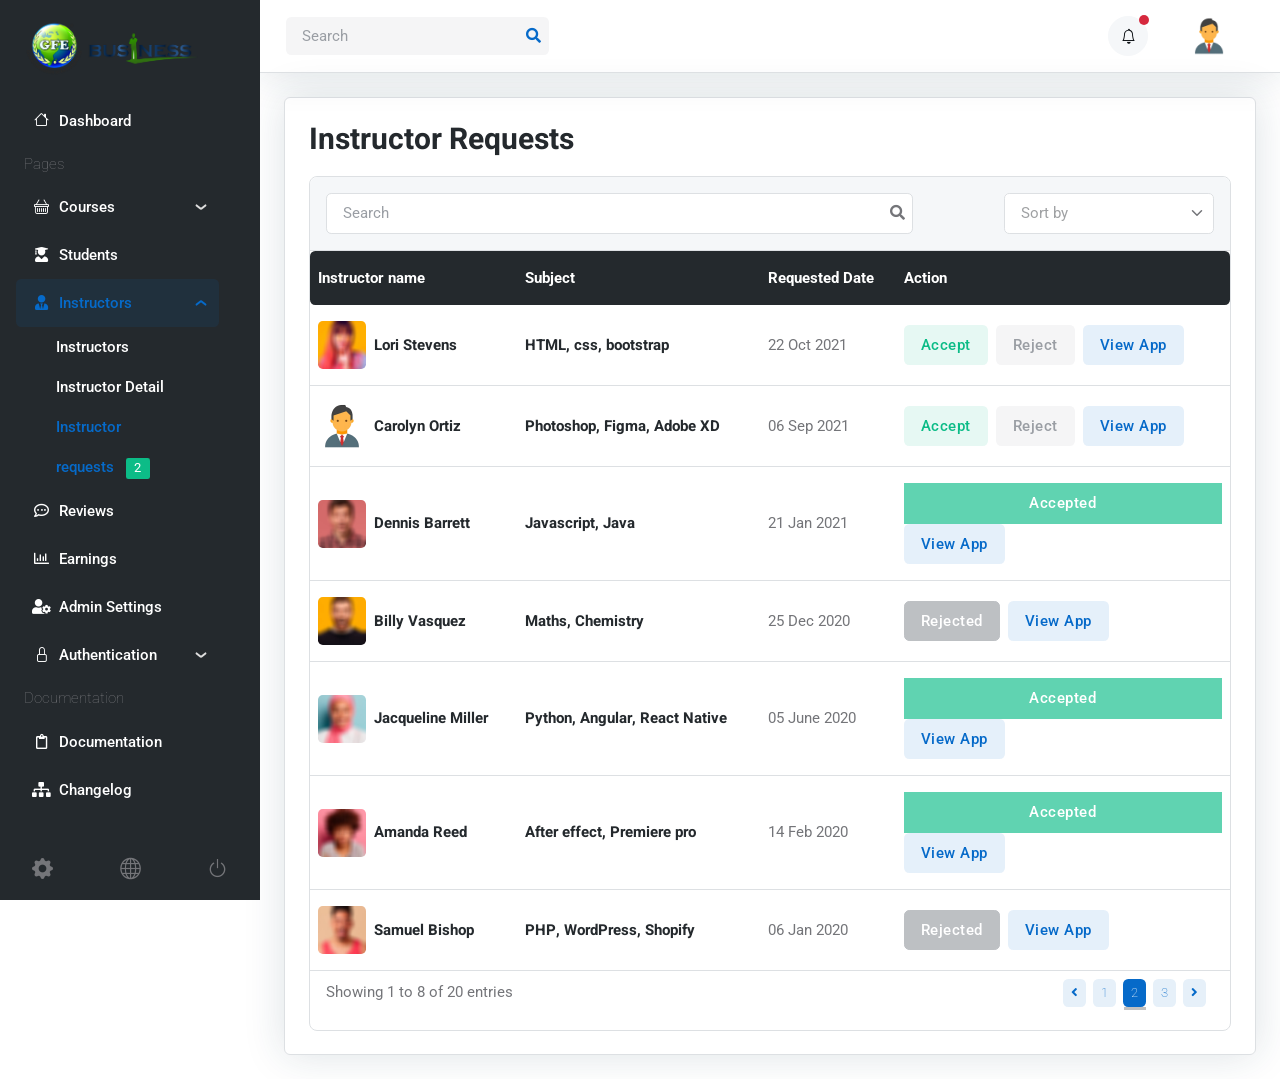
<file: admin-instructor-request.html>
<!DOCTYPE html>
<html lang="en">
<head>
	<title>Eduport- LMS, Education and Course Theme</title>

	<!-- Meta Tags -->
	<meta charset="utf-8">
	<meta name="viewport" content="width=device-width, initial-scale=1, shrink-to-fit=no">
	<meta name="author" content="Webestica.com">
	<meta name="description" content="Eduport- LMS, Education and Course Theme">

	<!-- Dark mode -->
	<script>
		const storedTheme = localStorage.getItem('theme')
 
		const getPreferredTheme = () => {
			if (storedTheme) {
				return storedTheme
			}
			return window.matchMedia('(prefers-color-scheme: light)').matches ? 'light' : 'light'
		}

		const setTheme = function (theme) {
			if (theme === 'auto' && window.matchMedia('(prefers-color-scheme: dark)').matches) {
				document.documentElement.setAttribute('data-bs-theme', 'dark')
			} else {
				document.documentElement.setAttribute('data-bs-theme', theme)
			}
		}

		setTheme(getPreferredTheme())

		window.addEventListener('DOMContentLoaded', () => {
		    var el = document.querySelector('.theme-icon-active');
			if(el != 'undefined' && el != null) {
				const showActiveTheme = theme => {
				const activeThemeIcon = document.querySelector('.theme-icon-active use')
				const btnToActive = document.querySelector(`[data-bs-theme-value="${theme}"]`)
				const svgOfActiveBtn = btnToActive.querySelector('.mode-switch use').getAttribute('href')

				document.querySelectorAll('[data-bs-theme-value]').forEach(element => {
					element.classList.remove('active')
				})

				btnToActive.classList.add('active')
				activeThemeIcon.setAttribute('href', svgOfActiveBtn)
			}

			window.matchMedia('(prefers-color-scheme: dark)').addEventListener('change', () => {
				if (storedTheme !== 'light' || storedTheme !== 'dark') {
					setTheme(getPreferredTheme())
				}
			})

			showActiveTheme(getPreferredTheme())

			document.querySelectorAll('[data-bs-theme-value]')
				.forEach(toggle => {
					toggle.addEventListener('click', () => {
						const theme = toggle.getAttribute('data-bs-theme-value')
						localStorage.setItem('theme', theme)
						setTheme(theme)
						showActiveTheme(theme)
					})
				})

			}
		})
		
	</script>

	<!-- Favicon -->
	<link rel="shortcut icon" href="assets/images/favicon.ico">

	<!-- Google Font -->
	<link rel="preconnect" href="https://fonts.googleapis.com">
	<link rel="preconnect" href="https://fonts.gstatic.com" crossorigin>
	<link rel="stylesheet" href="https://fonts.googleapis.com/css2?family=Heebo:wght@400;500;700&family=Roboto:wght@400;500;700&display=swap">

	<!-- Plugins CSS -->
	<link rel="stylesheet" type="text/css" href="assets/vendor/font-awesome/css/all.min.css">
	<link rel="stylesheet" type="text/css" href="assets/vendor/bootstrap-icons/bootstrap-icons.css">
	<link rel="stylesheet" type="text/css" href="assets/vendor/choices/css/choices.min.css">
	<link rel="stylesheet" type="text/css" href="assets/vendor/overlay-scrollbar/css/overlayscrollbars.min.css">

	<!-- Theme CSS -->
	<link rel="stylesheet" type="text/css" href="assets/css/style.css">

</head>

<body>


<!-- **************** MAIN CONTENT START **************** -->
<main>
	
<!-- Sidebar START -->
<nav class="navbar sidebar navbar-expand-xl navbar-dark bg-dark">

	<!-- Navbar brand for xl START -->
	<div class="d-flex align-items-center">
		<a class="navbar-brand" href="index.html">

			<img class="light-mode-item navbar-brand-item" src="assets/images/Gfe Business.png" alt="logo" style="height:55px;width:180px;">

			<img class="dark-mode-item navbar-brand-item" src="assets/images/Gfe Business.png" alt="logo" style="height:55px;width:180px;">

		</a>
	</div>
	<!-- Navbar brand for xl END -->
	
	<div class="offcanvas offcanvas-start flex-row custom-scrollbar h-100" data-bs-backdrop="true" tabindex="-1" id="offcanvasSidebar">
		<div class="offcanvas-body sidebar-content d-flex flex-column bg-dark">

			<!-- Sidebar menu START -->
			<ul class="navbar-nav flex-column" id="navbar-sidebar">
				
				<!-- Menu item 1 -->
				<li class="nav-item"><a href="admin-dashboard.html" class="nav-link"><i class="bi bi-house fa-fw me-2"></i>Dashboard</a></li>
				
				<!-- Title -->
				<li class="nav-item ms-2 my-2">Pages</li>

				<!-- menu item 2 -->
				<li class="nav-item">
					<a class="nav-link" data-bs-toggle="collapse" href="#collapsepage" role="button" aria-expanded="false" aria-controls="collapsepage">
						<i class="bi bi-basket fa-fw me-2"></i>Courses
					</a>
					<!-- Submenu -->
					<ul class="nav collapse flex-column" id="collapsepage" data-bs-parent="#navbar-sidebar">
						<li class="nav-item"> <a class="nav-link" href="admin-course-list.html">All Courses</a></li>
						<li class="nav-item"> <a class="nav-link" href="admin-course-category.html">Course Category</a></li>
						<li class="nav-item"> <a class="nav-link" href="admin-course-detail.html">Course Detail</a></li>
					</ul>
				</li>

				<!-- Menu item 3 -->
				<li class="nav-item"> <a class="nav-link" href="admin-student-list.html"><i class="fas fa-user-graduate fa-fw me-2"></i>Students</a></li>

				<!-- Menu item 4 -->
				<li class="nav-item">
					<a class="nav-link" data-bs-toggle="collapse" href="#collapseinstructors" role="button" aria-expanded="true" aria-controls="collapseinstructors">
						<i class="fas fa-user-tie fa-fw me-2"></i>Instructors
					</a>
					<!-- Submenu -->
					<ul class="nav collapse flex-column show" id="collapseinstructors" data-bs-parent="#navbar-sidebar">
						<li class="nav-item"> <a class="nav-link" href="admin-instructor-list.html">Instructors</a></li>
						<li class="nav-item"> <a class="nav-link" href="admin-instructor-detail.html">Instructor Detail</a></li>
						<li class="nav-item"> 
							<a class="nav-link active" href="admin-instructor-request.html">Instructor requests
								<span class="badge text-bg-success rounded-circle ms-2">2</span>
							</a>
						</li>
					</ul>
				</li>
				
				<!-- Menu item 5 -->
				<li class="nav-item"> <a class="nav-link" href="admin-review.html"><i class="far fa-comment-dots fa-fw me-2"></i>Reviews</a></li>

				<!-- Menu item 6 -->
				<li class="nav-item"> <a class="nav-link" href="admin-earning.html"><i class="far fa-chart-bar fa-fw me-2"></i>Earnings</a></li>

				<!-- Menu item 7 -->
				<li class="nav-item"> <a class="nav-link" href="admin-setting.html"><i class="fas fa-user-cog fa-fw me-2"></i>Admin Settings</a></li>

				<!-- Menu item 8 -->
				<li class="nav-item">
					<a class="nav-link" data-bs-toggle="collapse" href="#collapseauthentication" role="button" aria-expanded="false" aria-controls="collapseauthentication">
						<i class="bi bi-lock fa-fw me-2"></i>Authentication
					</a>
					<!-- Submenu -->
					<ul class="nav collapse flex-column" id="collapseauthentication" data-bs-parent="#navbar-sidebar">
						<li class="nav-item"> <a class="nav-link" href="sign-up.html">Sign Up</a></li>
						<li class="nav-item"> <a class="nav-link" href="sign-in.html">Sign In</a></li>
						<li class="nav-item"> <a class="nav-link" href="forgot-password.html">Forgot Password</a></li>
						<li class="nav-item"> <a class="nav-link" href="admin-error-404.html">Error 404</a></li>
					</ul>
				</li>

				<!-- Title -->
				<li class="nav-item ms-2 my-2">Documentation</li>

				<!-- Menu item 9 -->
				<li class="nav-item"> <a class="nav-link" href="docs/index.html"><i class="far fa-clipboard fa-fw me-2"></i>Documentation</a></li>

				<!-- Menu item 10 -->
				<li class="nav-item"> <a class="nav-link" href="docs/changelog.html"><i class="fas fa-sitemap fa-fw me-2"></i>Changelog</a></li>
			</ul>
			<!-- Sidebar menu end -->

			<!-- Sidebar footer START -->
			<div class="px-3 mt-auto pt-3">
				<div class="d-flex align-items-center justify-content-between text-primary-hover">
						<a class="h5 mb-0 text-body" href="admin-setting.html" data-bs-toggle="tooltip" data-bs-placement="top" title="Settings">
							<i class="bi bi-gear-fill"></i>
						</a>
						<a class="h5 mb-0 text-body" href="index.html" data-bs-toggle="tooltip" data-bs-placement="top" title="Home">
							<i class="bi bi-globe"></i>
						</a>
						<a class="h5 mb-0 text-body" href="sign-in.html" data-bs-toggle="tooltip" data-bs-placement="top" title="Sign out">
							<i class="bi bi-power"></i>
						</a>
				</div>
			</div>
			<!-- Sidebar footer END -->
			
		</div>
	</div>
</nav>
<!-- Sidebar END -->

<!-- Page content START -->
<div class="page-content">
	
	<!-- Top bar START -->
	<nav class="navbar top-bar navbar-light border-bottom py-0 py-xl-3">
		<div class="container-fluid p-0">
			<div class="d-flex align-items-center w-100">

				<!-- Logo START -->
				<div class="d-flex align-items-center d-xl-none">
					<a class="navbar-brand" href="index.html">
						<img class="light-mode-item navbar-brand-item h-30px" src="assets/images/logo-mobile.svg" alt="">
						<img class="dark-mode-item navbar-brand-item h-30px" src="assets/images/logo-mobile-light.svg" alt="">
					</a>
				</div>
				<!-- Logo END -->

				<!-- Toggler for sidebar START -->
				<div class="navbar-expand-xl sidebar-offcanvas-menu">
					<button class="navbar-toggler me-auto" type="button" data-bs-toggle="offcanvas" data-bs-target="#offcanvasSidebar" aria-controls="offcanvasSidebar" aria-expanded="false" aria-label="Toggle navigation" data-bs-auto-close="outside">
						<i class="bi bi-text-right fa-fw h2 lh-0 mb-0 rtl-flip" data-bs-target="#offcanvasMenu"> </i>
					</button>
				</div>
				<!-- Toggler for sidebar END -->
				
				<!-- Top bar left -->
				<div class="navbar-expand-lg ms-auto ms-xl-0">
					
					<!-- Toggler for menubar START -->
					<button class="navbar-toggler ms-auto" type="button" data-bs-toggle="collapse" data-bs-target="#navbarTopContent" aria-controls="navbarTopContent" aria-expanded="false" aria-label="Toggle navigation">
						<span class="navbar-toggler-animation">
							<span></span>
							<span></span>
							<span></span>
						</span>
					</button>
					<!-- Toggler for menubar END -->

					<!-- Topbar menu START -->
					<div class="collapse navbar-collapse w-100" id="navbarTopContent">
						<!-- Top search START -->
						<div class="nav my-3 my-xl-0 flex-nowrap align-items-center">
							<div class="nav-item w-100">
								<form class="position-relative">
									<input class="form-control pe-5 bg-secondary bg-opacity-10 border-0" type="search" placeholder="Search" aria-label="Search">
									<button class="bg-transparent px-2 py-0 border-0 position-absolute top-50 end-0 translate-middle-y" type="submit"><i class="fas fa-search fs-6 text-primary"></i></button>
								</form>
							</div>
						</div>
						<!-- Top search END -->
					</div>
					<!-- Topbar menu END -->
				</div>
				<!-- Top bar left END -->
				
				<!-- Top bar right START -->
				<div class="ms-xl-auto">
					<ul class="navbar-nav flex-row align-items-center">

						<!-- Notification dropdown START -->
						<li class="nav-item ms-2 ms-md-3 dropdown">
							<!-- Notification button -->
							<a class="btn btn-light btn-round mb-0" href="#" role="button" data-bs-toggle="dropdown" aria-expanded="false" data-bs-auto-close="outside">
								<i class="bi bi-bell fa-fw"></i>
							</a>
							<!-- Notification dote -->
							<span class="notif-badge animation-blink"></span>

							<!-- Notification dropdown menu START -->
							<div class="dropdown-menu dropdown-animation dropdown-menu-end dropdown-menu-size-md p-0 shadow-lg border-0">
								<div class="card bg-transparent">
									<div class="card-header bg-transparent border-bottom py-4 d-flex justify-content-between align-items-center">
										<h6 class="m-0">Notifications <span class="badge bg-danger bg-opacity-10 text-danger ms-2">2 new</span></h6>
										<a class="small" href="#">Clear all</a>
									</div>
									<div class="card-body p-0">
										<ul class="list-group list-unstyled list-group-flush">
											<!-- Notif item -->
											<li>
												<a href="#" class="list-group-item-action border-0 border-bottom d-flex p-3">
													<div class="me-3">
														<div class="avatar avatar-md">
															<img class="avatar-img rounded-circle" src="assets/images/avatar/08.jpg" alt="avatar">
														</div>
													</div>
													<div>
														<p class="text-body small m-0">Congratulate <b>Joan Wallace</b> for graduating from <b>Microverse university</b></p>
														<u class="small">Say congrats</u>
													</div>
												</a>
											</li>

											<!-- Notif item -->
											<li>
												<a href="#" class="list-group-item-action border-0 border-bottom d-flex p-3">
													<div class="me-3">
														<div class="avatar avatar-md">
															<img class="avatar-img rounded-circle" src="assets/images/avatar/02.jpg" alt="avatar">
														</div>
													</div>
													<div>
														<h6 class="mb-1">Larry Lawson Added a new course</h6>
														<p class="small text-body m-0">What's new! Find out about new features</p>
														<u class="small">View detail</u>
													</div>
												</a>
											</li>

											<!-- Notif item -->
											<li>
												<a href="#" class="list-group-item-action border-0 border-bottom d-flex p-3">
													<div class="me-3">
														<div class="avatar avatar-md">
															<img class="avatar-img rounded-circle" src="assets/images/avatar/05.jpg" alt="avatar">
														</div>
													</div>
													<div>
														<h6 class="mb-1">New request to apply for Instructor</h6>
														<u class="small">View detail</u>
													</div>
												</a>
											</li>

											<!-- Notif item -->
											<li>
												<a href="#" class="list-group-item-action border-0 border-bottom d-flex p-3">
													<div class="me-3">
														<div class="avatar avatar-md">
															<img class="avatar-img rounded-circle" src="assets/images/avatar/03.jpg" alt="avatar">
														</div>
													</div>
													<div>
														<h6 class="mb-1">Update v2.3 completed successfully</h6>
														<p class="small text-body m-0">What's new! Find out about new features</p>
														<small class="text-body">5 min ago</small>
													</div>
												</a>
											</li>
										</ul>
									</div>
									<!-- Button -->
									<div class="card-footer bg-transparent border-0 py-3 text-center position-relative">
										<a href="#" class="stretched-link">See all incoming activity</a>
									</div>
								</div>
							</div>
							<!-- Notification dropdown menu END -->
						</li>
						<!-- Notification dropdown END -->

						<!-- Profile dropdown START -->
						<li class="nav-item ms-2 ms-md-3 dropdown">
							<!-- Avatar -->
							<a class="avatar avatar-sm p-0" href="#" id="profileDropdown" role="button" data-bs-auto-close="outside" data-bs-display="static" data-bs-toggle="dropdown" aria-expanded="false">
								<img class="avatar-img rounded-circle" src="assets/images/avatar/01.jpg" alt="avatar">
							</a>

							<!-- Profile dropdown START -->
							<ul class="dropdown-menu dropdown-animation dropdown-menu-end shadow pt-3" aria-labelledby="profileDropdown">
								<!-- Profile info -->
								<li class="px-3">
									<div class="d-flex align-items-center">
										<!-- Avatar -->
										<div class="avatar me-3 mb-3">
											<img class="avatar-img rounded-circle shadow" src="assets/images/avatar/01.jpg" alt="avatar">
										</div>
										<div>
											<a class="h6 mt-2 mt-sm-0" href="#">Lori Ferguson</a>
											<p class="small m-0">example@gmail.com</p>
										</div>
									</div>
								</li>
                <li> <hr class="dropdown-divider"></li>
								<!-- Links -->
								<li><a class="dropdown-item" href="#"><i class="bi bi-person fa-fw me-2"></i>Edit Profile</a></li>
								<li><a class="dropdown-item" href="#"><i class="bi bi-gear fa-fw me-2"></i>Account Settings</a></li>
								<li><a class="dropdown-item" href="#"><i class="bi bi-info-circle fa-fw me-2"></i>Help</a></li>
								<li><a class="dropdown-item bg-danger-soft-hover" href="#"><i class="bi bi-power fa-fw me-2"></i>Sign Out</a></li>
								<li> <hr class="dropdown-divider"></li>

								<!-- Dark mode options START -->
								<li>
									<div class="bg-light dark-mode-switch theme-icon-active d-flex align-items-center p-1 rounded mt-2">
										<!-- <span>Mode:</span> -->
										<button type="button" class="btn btn-sm mb-0" data-bs-theme-value="light">
											<svg xmlns="http://www.w3.org/2000/svg" width="16" height="16" fill="currentColor" class="bi bi-sun fa-fw mode-switch" viewBox="0 0 16 16">
												<path d="M8 11a3 3 0 1 1 0-6 3 3 0 0 1 0 6zm0 1a4 4 0 1 0 0-8 4 4 0 0 0 0 8zM8 0a.5.5 0 0 1 .5.5v2a.5.5 0 0 1-1 0v-2A.5.5 0 0 1 8 0zm0 13a.5.5 0 0 1 .5.5v2a.5.5 0 0 1-1 0v-2A.5.5 0 0 1 8 13zm8-5a.5.5 0 0 1-.5.5h-2a.5.5 0 0 1 0-1h2a.5.5 0 0 1 .5.5zM3 8a.5.5 0 0 1-.5.5h-2a.5.5 0 0 1 0-1h2A.5.5 0 0 1 3 8zm10.657-5.657a.5.5 0 0 1 0 .707l-1.414 1.415a.5.5 0 1 1-.707-.708l1.414-1.414a.5.5 0 0 1 .707 0zm-9.193 9.193a.5.5 0 0 1 0 .707L3.05 13.657a.5.5 0 0 1-.707-.707l1.414-1.414a.5.5 0 0 1 .707 0zm9.193 2.121a.5.5 0 0 1-.707 0l-1.414-1.414a.5.5 0 0 1 .707-.707l1.414 1.414a.5.5 0 0 1 0 .707zM4.464 4.465a.5.5 0 0 1-.707 0L2.343 3.05a.5.5 0 1 1 .707-.707l1.414 1.414a.5.5 0 0 1 0 .708z"/>
												<use href="#"></use>
											</svg> Light
										</button>
										<button type="button" class="btn btn-sm mb-0" data-bs-theme-value="dark">
											<svg xmlns="http://www.w3.org/2000/svg" width="16" height="16" fill="currentColor" class="bi bi-moon-stars fa-fw mode-switch" viewBox="0 0 16 16">
												<path d="M6 .278a.768.768 0 0 1 .08.858 7.208 7.208 0 0 0-.878 3.46c0 4.021 3.278 7.277 7.318 7.277.527 0 1.04-.055 1.533-.16a.787.787 0 0 1 .81.316.733.733 0 0 1-.031.893A8.349 8.349 0 0 1 8.344 16C3.734 16 0 12.286 0 7.71 0 4.266 2.114 1.312 5.124.06A.752.752 0 0 1 6 .278zM4.858 1.311A7.269 7.269 0 0 0 1.025 7.71c0 4.02 3.279 7.276 7.319 7.276a7.316 7.316 0 0 0 5.205-2.162c-.337.042-.68.063-1.029.063-4.61 0-8.343-3.714-8.343-8.29 0-1.167.242-2.278.681-3.286z"/>
												<path d="M10.794 3.148a.217.217 0 0 1 .412 0l.387 1.162c.173.518.579.924 1.097 1.097l1.162.387a.217.217 0 0 1 0 .412l-1.162.387a1.734 1.734 0 0 0-1.097 1.097l-.387 1.162a.217.217 0 0 1-.412 0l-.387-1.162A1.734 1.734 0 0 0 9.31 6.593l-1.162-.387a.217.217 0 0 1 0-.412l1.162-.387a1.734 1.734 0 0 0 1.097-1.097l.387-1.162zM13.863.099a.145.145 0 0 1 .274 0l.258.774c.115.346.386.617.732.732l.774.258a.145.145 0 0 1 0 .274l-.774.258a1.156 1.156 0 0 0-.732.732l-.258.774a.145.145 0 0 1-.274 0l-.258-.774a1.156 1.156 0 0 0-.732-.732l-.774-.258a.145.145 0 0 1 0-.274l.774-.258c.346-.115.617-.386.732-.732L13.863.1z"/>
												<use href="#"></use>
											</svg> Dark
										</button>
										<button type="button" class="btn btn-sm mb-0 active" data-bs-theme-value="auto">
											<svg xmlns="http://www.w3.org/2000/svg" width="16" height="16" fill="currentColor" class="bi bi-circle-half fa-fw mode-switch" viewBox="0 0 16 16">
												<path d="M8 15A7 7 0 1 0 8 1v14zm0 1A8 8 0 1 1 8 0a8 8 0 0 1 0 16z"/>
												<use href="#"></use>
											</svg> Auto
										</button>
									</div>
								</li> 
								<!-- Dark mode options END-->
							</ul>
							<!-- Profile dropdown END -->
						</li>
						<!-- Profile dropdown END -->
					</ul>
				</div>
				<!-- Top bar right END -->
			</div>
		</div>
	</nav>
	<!-- Top bar END -->

	<!-- Page main content START -->
	<div class="page-content-wrapper border">

		<!-- Title -->
		<div class="row mb-3">
			<div class="col-12">
				<h1 class="h3 mb-2 mb-sm-0">Instructor Requests</h1>
			</div>
		</div>

		<!-- Main card START -->
		<div class="card bg-transparent border">

			<!-- Card header START -->
			<div class="card-header bg-light border-bottom">
				<!-- Search and select START -->
				<div class="row g-3 align-items-center justify-content-between">

					<!-- Search bar -->
					<div class="col-md-8">
						<form class="rounded position-relative">
							<input class="form-control bg-body" type="search" placeholder="Search" aria-label="Search">
							<button class="bg-transparent p-2 position-absolute top-50 end-0 translate-middle-y border-0 text-primary-hover text-reset" type="submit">
								<i class="fas fa-search fs-6 "></i>
							</button>
						</form>
					</div>

					<!-- Select option -->
					<div class="col-md-3">
						<!-- Short by filter -->
						<form>
							<select class="form-select js-choice border-0 z-index-9 bg-transparent" aria-label=".form-select-sm">
								<option value="">Sort by</option>
								<option>Newest</option>
								<option>Oldest</option>
								<option>Accepted</option>
								<option>Rejected</option>
							</select>
						</form>
					</div>
				</div>
				<!-- Search and select END -->
			</div>
			<!-- Card header END -->

			<!-- Card body START -->
			<div class="card-body">
				<!-- Instructor request table START -->
				<div class="table-responsive border-0">
					<table class="table table-dark-gray align-middle p-4 mb-0 table-hover">

						<!-- Table head -->
						<thead>
							<tr>
								<th scope="col" class="border-0 rounded-start">Instructor name</th>
								<th scope="col" class="border-0">Subject</th>
								<th scope="col" class="border-0">Requested Date</th>
								<th scope="col" class="border-0 rounded-end">Action</th>
							</tr>
						</thead>

						<!-- Table body START -->
						<tbody>
							<!-- Table row -->
							<tr>
								<!-- Table data -->
								<td>
									<div class="d-flex align-items-center position-relative">
										<!-- Image -->
										<div class="avatar avatar-md">
											<img src="assets/images/avatar/09.jpg" class="rounded-circle" alt="">
										</div>
										<div class="mb-0 ms-2">
											<!-- Title -->
											<h6 class="mb-0"><a href="#" class="stretched-link">Lori Stevens</a></h6>
										</div>
									</div>
								</td>

								<!-- Table data -->
								<td class="text-center text-sm-start">
									<h6 class="mb-0">HTML, css, bootstrap</h6>
								</td>

								<!-- Table data -->
								<td>22 Oct 2021</td>

								<!-- Table data -->
								<td>
									<a href="#" class="btn btn-success-soft me-1 mb-1 mb-lg-0">Accept</a>
									<a href="#" class="btn btn-secondary-soft me-1 mb-1 mb-lg-0">Reject</a>
									<a href="#" class="btn btn-primary-soft me-1 mb-0" data-bs-toggle="modal" data-bs-target="#appDetail">View App</a>
								</td>
							</tr>

							<!-- Table row -->
							<tr>
								<!-- Table data -->
								<td>
									<div class="d-flex align-items-center position-relative">
										<!-- Image -->
										<div class="avatar avatar-md">
											<img src="assets/images/avatar/01.jpg" class="rounded-circle" alt="">
										</div>
										<div class="mb-0 ms-2">
											<!-- Title -->
											<h6 class="mb-0"><a href="#" class="stretched-link">Carolyn Ortiz</a></h6>
										</div>
									</div>
								</td>

								<!-- Table data -->
								<td class="text-center text-sm-start">
									<h6 class="mb-0">Photoshop, Figma, Adobe XD</h6>
								</td>

								<!-- Table data -->
								<td>06 Sep 2021</td>

								<!-- Table data -->
								<td>
									<a href="#" class="btn btn-success-soft me-1 mb-1 mb-lg-0">Accept</a>
									<a href="#" class="btn btn-secondary-soft me-1 mb-1 mb-lg-0">Reject</a>
									<a href="#" class="btn btn-primary-soft me-1 mb-0" data-bs-toggle="modal" data-bs-target="#appDetail">View App</a>
								</td>
							</tr>

							<!-- Table row -->
							<tr>
								<!-- Table data -->
								<td>
									<div class="d-flex align-items-center position-relative">
										<!-- Image -->
										<div class="avatar avatar-md">
											<img src="assets/images/avatar/03.jpg" class="rounded-circle" alt="">
										</div>
										<div class="mb-0 ms-2">
											<!-- Title -->
											<h6 class="mb-0"><a href="#" class="stretched-link">Dennis Barrett</a></h6>
										</div>
									</div>
								</td>

								<!-- Table data -->
								<td class="text-center text-sm-start">
									<h6 class="mb-0">Javascript, Java</h6>
								</td>

								<!-- Table data -->
								<td>21 Jan 2021</td>

								<!-- Table data -->
								<!-- Table data -->
								<td>
									<a href="#" class="btn btn-success me-1 mb-1 mb-md-0 disabled">Accepted</a>
									<a href="#" class="btn btn-primary-soft me-1 mb-0" data-bs-toggle="modal" data-bs-target="#appDetail">View App</a>
								</td>
							</tr>

							<!-- Table row -->
							<tr>
								<!-- Table data -->
								<td>
									<div class="d-flex align-items-center position-relative">
										<!-- Image -->
										<div class="avatar avatar-md">
											<img src="assets/images/avatar/04.jpg" class="rounded-circle" alt="">
										</div>
										<div class="mb-0 ms-2">
											<!-- Title -->
											<h6 class="mb-0"><a href="#" class="stretched-link">Billy Vasquez</a></h6>
										</div>
									</div>
								</td>

								<!-- Table data -->
								<td class="text-center text-sm-start">
									<h6 class="mb-0">Maths, Chemistry</h6>
								</td>

								<!-- Table data -->
								<td>25 Dec 2020</td>

								<!-- Table data -->
								<td>
									<a href="#" class="btn btn-secondary me-1 mb-1 mb-md-0 disabled">Rejected</a>
									<a href="#" class="btn btn-primary-soft me-1 mb-0" data-bs-toggle="modal" data-bs-target="#appDetail">View App</a>
								</td>
							</tr>

							<!-- Table row -->
							<tr>
								<!-- Table data -->
								<td>
									<div class="d-flex align-items-center position-relative">
										<!-- Image -->
										<div class="avatar avatar-md">
											<img src="assets/images/avatar/05.jpg" class="rounded-circle" alt="">
										</div>
										<div class="mb-0 ms-2">
											<!-- Title -->
											<h6 class="mb-0"><a href="#" class="stretched-link">Jacqueline Miller</a></h6>
										</div>
									</div>
								</td>

								<!-- Table data -->
								<td class="text-center text-sm-start">
									<h6 class="mb-0">Python, Angular, React Native</h6>
								</td>

								<!-- Table data -->
								<td>05 June 2020</td>

								<!-- Table data -->
								<td>
									<a href="#" class="btn btn-success me-1 mb-1 mb-md-0 disabled">Accepted</a>
									<a href="#" class="btn btn-primary-soft me-1 mb-0" data-bs-toggle="modal" data-bs-target="#appDetail">View App</a>
								</td>
							</tr>

							<!-- Table row -->
							<tr>
								<!-- Table data -->
								<td>
									<div class="d-flex align-items-center position-relative">
										<!-- Image -->
										<div class="avatar avatar-md">
											<img src="assets/images/avatar/06.jpg" class="rounded-circle" alt="">
										</div>
										<div class="mb-0 ms-2">
											<!-- Title -->
											<h6 class="mb-0"><a href="#" class="stretched-link">Amanda Reed</a></h6>
										</div>
									</div>
								</td>

								<!-- Table data -->
								<td class="text-center text-sm-start">
									<h6 class="mb-0">After effect, Premiere pro</h6>
								</td>

								<!-- Table data -->
								<td>14 Feb 2020</td>

								<!-- Table data -->
								<td>
									<a href="#" class="btn btn-success me-1 mb-1 mb-md-0 disabled">Accepted</a>
									<a href="#" class="btn btn-primary-soft me-1 mb-0" data-bs-toggle="modal" data-bs-target="#appDetail">View App</a>
								</td>
							</tr>

							<!-- Table row -->
							<tr>
								<!-- Table data -->
								<td>
									<div class="d-flex align-items-center position-relative">
										<!-- Image -->
										<div class="avatar avatar-md">
											<img src="assets/images/avatar/07.jpg" class="rounded-circle" alt="">
										</div>
										<div class="mb-0 ms-2">
											<!-- Title -->
											<h6 class="mb-0"><a href="#" class="stretched-link">Samuel Bishop</a></h6>
										</div>
									</div>
								</td>

								<!-- Table data -->
								<td class="text-center text-sm-start">
									<h6 class="mb-0">PHP, WordPress, Shopify</h6>
								</td>

								<!-- Table data -->
								<td>06 Jan 2020</td>

								<!-- Table data -->
								<td>
									<a href="#" class="btn btn-secondary me-1 mb-1 mb-md-0 disabled">Rejected</a>
									<a href="#" class="btn btn-primary-soft me-1 mb-0" data-bs-toggle="modal" data-bs-target="#appDetail">View App</a>
								</td>
							</tr>

						</tbody>
						<!-- Table body END -->
					</table>
				</div>
				<!-- Instructor request table END -->
			</div>
			<!-- Card body END -->

			<!-- Card footer START -->
			<div class="card-footer bg-transparent pt-0">
				<!-- Pagination START -->
				<div class="d-sm-flex justify-content-sm-between align-items-sm-center">
					<!-- Content -->
					<p class="mb-0 text-center text-sm-start">Showing 1 to 8 of 20 entries</p>
					<!-- Pagination -->
					<nav class="d-flex justify-content-center mb-0" aria-label="navigation">
						<ul class="pagination pagination-sm pagination-primary-soft d-inline-block d-md-flex rounded mb-0">
							<li class="page-item mb-0"><a class="page-link" href="#" tabindex="-1"><i class="fas fa-angle-left"></i></a></li>
							<li class="page-item mb-0"><a class="page-link" href="#">1</a></li>
							<li class="page-item mb-0 active"><a class="page-link" href="#">2</a></li>
							<li class="page-item mb-0"><a class="page-link" href="#">3</a></li>
							<li class="page-item mb-0"><a class="page-link" href="#"><i class="fas fa-angle-right"></i></a></li>
						</ul>
					</nav>
				</div>
				<!-- Pagination END -->
			</div>
			<!-- Card footer END -->
		</div>
		<!-- Main card END -->
	</div>
	<!-- Page main content END -->

</div>
<!-- Page content END -->

</main>
<!-- **************** MAIN CONTENT END **************** -->

<!-- Modal START -->
<div class="modal fade" id="appDetail" tabindex="-1" aria-labelledby="appDetaillabel" aria-hidden="true">
	<div class="modal-dialog modal-dialog-centered modal-lg">
		<div class="modal-content">
			
			<!-- Modal header -->
			<div class="modal-header bg-dark">
				<h5 class="modal-title text-white" id="appDetaillabel">Applicant details</h5>
				<button type="button" class="btn btn-sm btn-light mb-0" data-bs-dismiss="modal" aria-label="Close"><i class="bi bi-x-lg"></i></button>
			</div>

			<!-- Modal body -->
			<div class="modal-body p-5">
				<!-- Name -->
				<span class="small">Applicant Name:</span>
				<h6 class="mb-3">Jacqueline Miller</h6>

				<!-- Email -->
				<span class="small">Applicant Email id:</span>
				<h6 class="mb-3">example@gmail.com</h6>

				<!-- Phone number -->
				<span class="small">Applicant Phone number:</span>
				<h6 class="mb-3">+123 456 789 10</h6>

				<!-- Summary -->
				<span class="small">Summary:</span>
				<p class="text-dark mb-2">We focus a great deal on the understanding of behavioral psychology and influence triggers which are crucial for becoming a well rounded Digital Marketer. We understand that theory is important to build a solid foundation, we understand that theory alone isn’t going to get the job done so that’s why this course is packed with practical hands-on examples that you can follow step by step.</p>
				<p class="text-dark mb-0">As it so contrasted oh estimating instrument. Size like body someone had. Are conduct viewing boy minutes warrant the expense? Tolerably behavior may admit daughters offending her ask own. Praise effect wishes change way and any wanted. Lively use looked latter regard had. Do he it part more last in.</p>
			</div>

			<!-- Modal footer -->
			<div class="modal-footer">
				<button type="button" class="btn btn-danger-soft my-0" data-bs-dismiss="modal">Close</button>
			</div>
		</div>
	</div>
</div>   
<!-- Modal END -->

<!-- Back to top -->
<div class="back-top"><i class="bi bi-arrow-up-short position-absolute top-50 start-50 translate-middle"></i></div>

<!-- Bootstrap JS -->
<script src="assets/vendor/bootstrap/dist/js/bootstrap.bundle.min.js"></script>

<!-- Vendors -->
<script src="assets/vendor/choices/js/choices.min.js"></script>
<script src="assets/vendor/overlay-scrollbar/js/overlayscrollbars.min.js"></script>

<!-- Template Functions -->
<script src="assets/js/functions.js"></script>

</body>
</html>
</file>
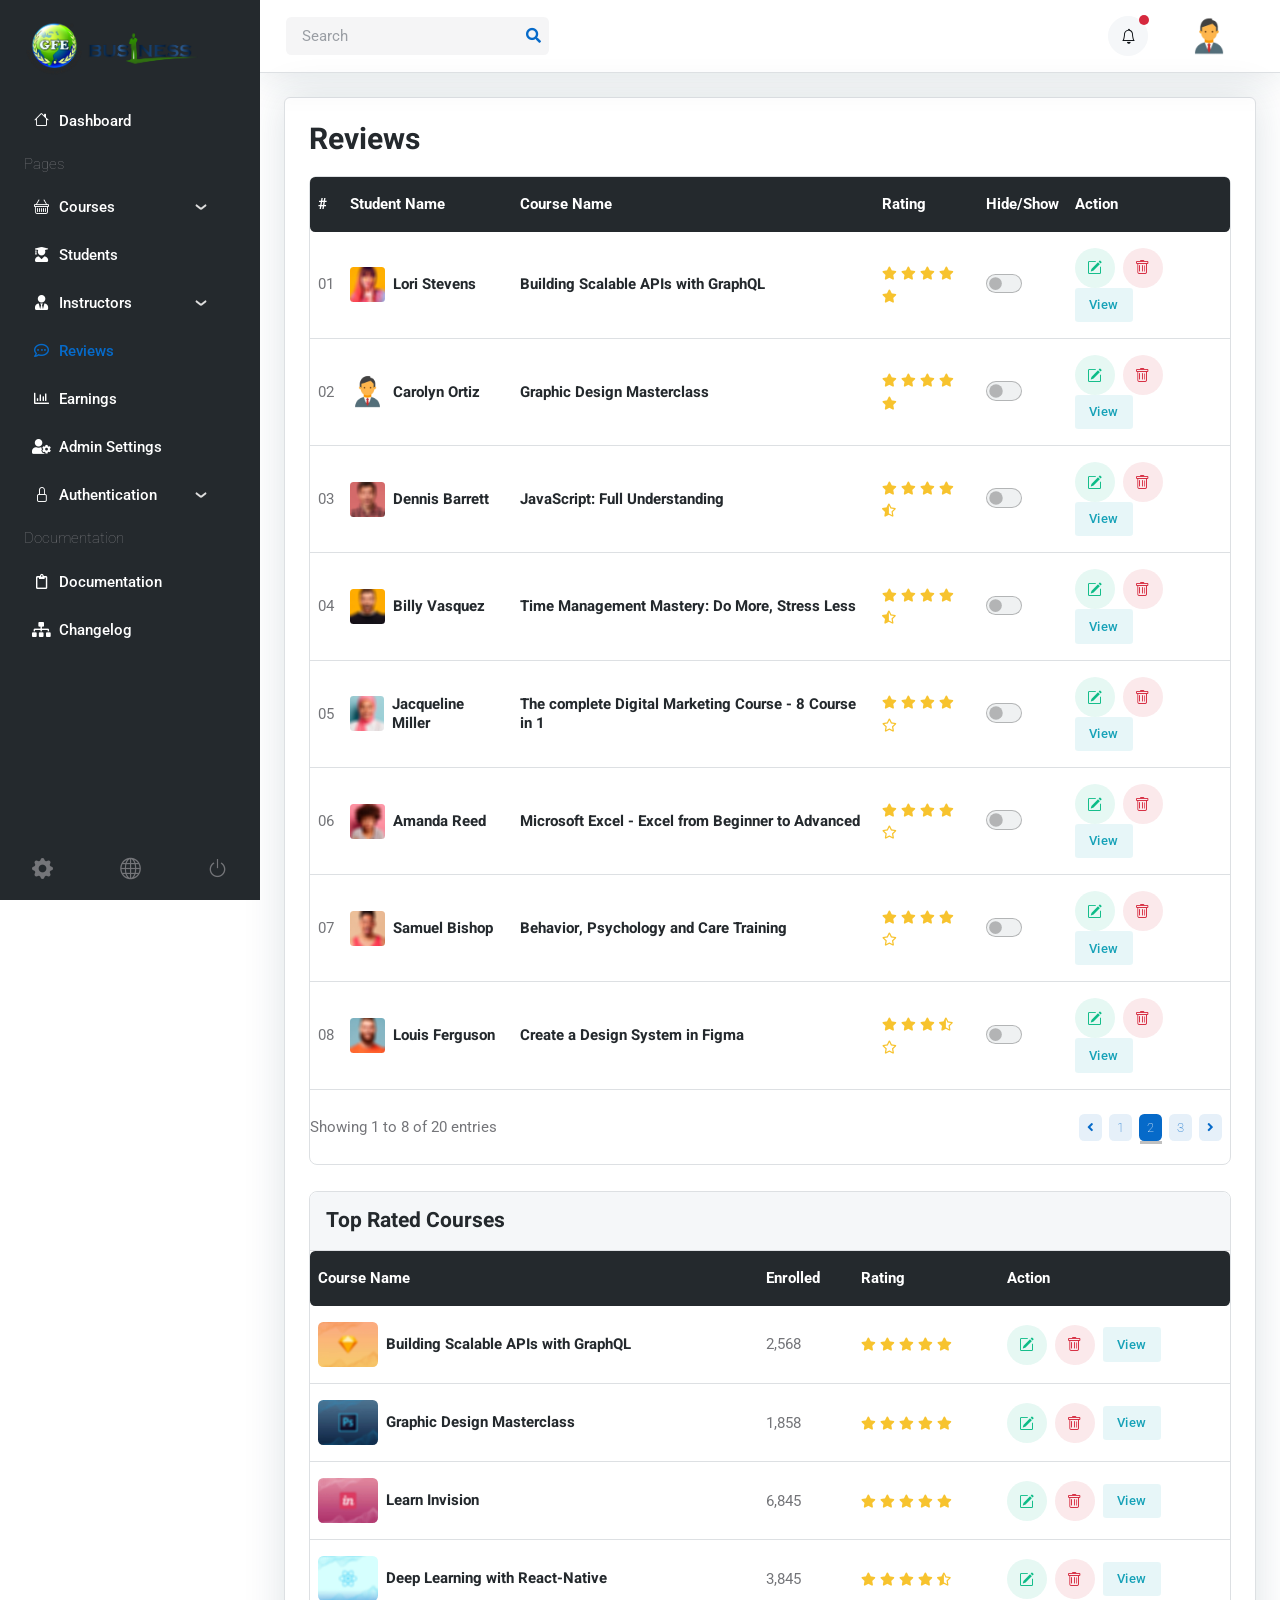
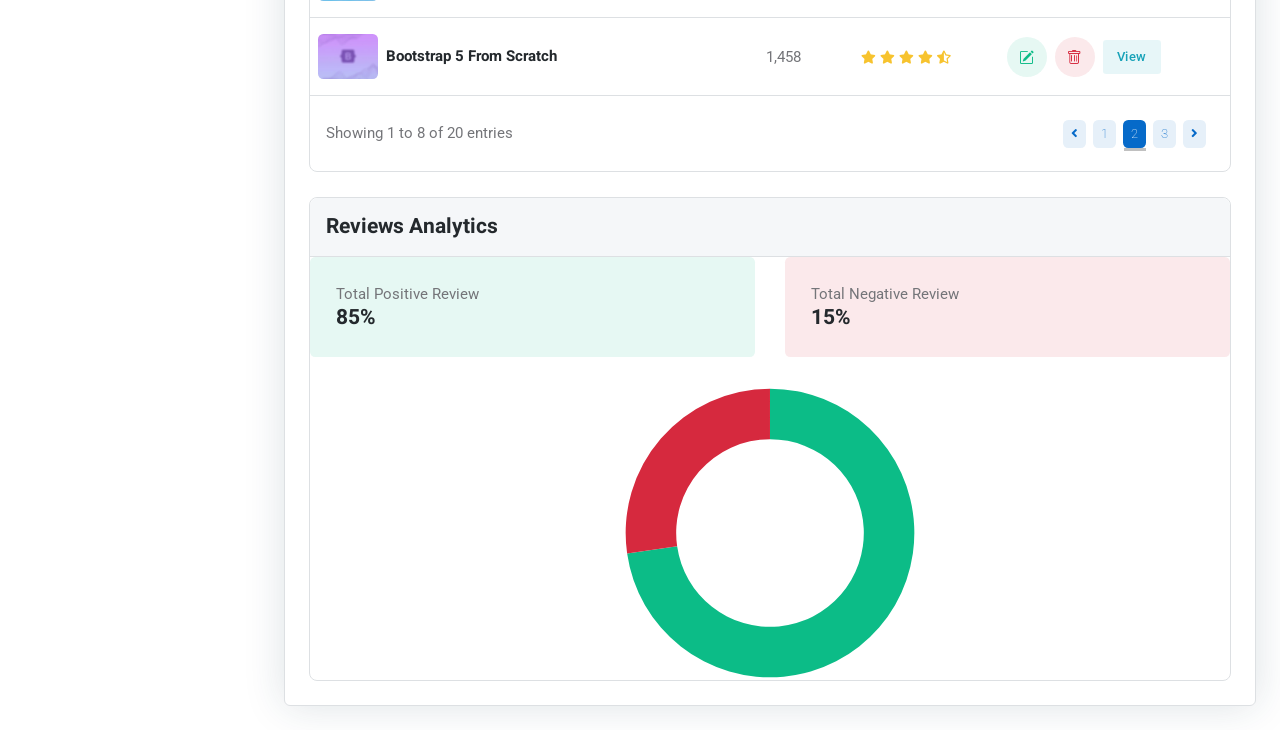
<file: admin-review.html>
<!DOCTYPE html>
<html lang="en">
<head>
	<title>Eduport- LMS, Education and Course Theme</title>

	<!-- Meta Tags -->
	<meta charset="utf-8">
	<meta name="viewport" content="width=device-width, initial-scale=1, shrink-to-fit=no">
	<meta name="author" content="Webestica.com">
	<meta name="description" content="Eduport- LMS, Education and Course Theme">

	<!-- Dark mode -->
	<script>
		const storedTheme = localStorage.getItem('theme')
 
		const getPreferredTheme = () => {
			if (storedTheme) {
				return storedTheme
			}
			return window.matchMedia('(prefers-color-scheme: light)').matches ? 'light' : 'light'
		}

		const setTheme = function (theme) {
			if (theme === 'auto' && window.matchMedia('(prefers-color-scheme: dark)').matches) {
				document.documentElement.setAttribute('data-bs-theme', 'dark')
			} else {
				document.documentElement.setAttribute('data-bs-theme', theme)
			}
		}

		setTheme(getPreferredTheme())

		window.addEventListener('DOMContentLoaded', () => {
		    var el = document.querySelector('.theme-icon-active');
			if(el != 'undefined' && el != null) {
				const showActiveTheme = theme => {
				const activeThemeIcon = document.querySelector('.theme-icon-active use')
				const btnToActive = document.querySelector(`[data-bs-theme-value="${theme}"]`)
				const svgOfActiveBtn = btnToActive.querySelector('.mode-switch use').getAttribute('href')

				document.querySelectorAll('[data-bs-theme-value]').forEach(element => {
					element.classList.remove('active')
				})

				btnToActive.classList.add('active')
				activeThemeIcon.setAttribute('href', svgOfActiveBtn)
			}

			window.matchMedia('(prefers-color-scheme: dark)').addEventListener('change', () => {
				if (storedTheme !== 'light' || storedTheme !== 'dark') {
					setTheme(getPreferredTheme())
				}
			})

			showActiveTheme(getPreferredTheme())

			document.querySelectorAll('[data-bs-theme-value]')
				.forEach(toggle => {
					toggle.addEventListener('click', () => {
						const theme = toggle.getAttribute('data-bs-theme-value')
						localStorage.setItem('theme', theme)
						setTheme(theme)
						showActiveTheme(theme)
					})
				})

			}
		})
		
	</script>

	<!-- Favicon -->
	<link rel="shortcut icon" href="assets/images/favicon.ico">

	<!-- Google Font -->
	<link rel="preconnect" href="https://fonts.googleapis.com">
	<link rel="preconnect" href="https://fonts.gstatic.com" crossorigin>
	<link rel="stylesheet" href="https://fonts.googleapis.com/css2?family=Heebo:wght@400;500;700&family=Roboto:wght@400;500;700&display=swap">

	<!-- Plugins CSS -->
	<link rel="stylesheet" type="text/css" href="assets/vendor/font-awesome/css/all.min.css">
	<link rel="stylesheet" type="text/css" href="assets/vendor/bootstrap-icons/bootstrap-icons.css">
	<link rel="stylesheet" type="text/css" href="assets/vendor/apexcharts/css/apexcharts.css">
	<link rel="stylesheet" type="text/css" href="assets/vendor/overlay-scrollbar/css/overlayscrollbars.min.css">

	<!-- Theme CSS -->
	<link rel="stylesheet" type="text/css" href="assets/css/style.css">

</head>

<body>


<!-- **************** MAIN CONTENT START **************** -->
<main>
	
<!-- Sidebar START -->
<nav class="navbar sidebar navbar-expand-xl navbar-dark bg-dark">

	<!-- Navbar brand for xl START -->
	<div class="d-flex align-items-center">
		<a class="navbar-brand" href="index.html">

			<img class="light-mode-item navbar-brand-item" src="assets/images/Gfe Business.png" alt="logo" style="height:55px;width:180px;">

			<img class="dark-mode-item navbar-brand-item" src="assets/images/Gfe Business.png" alt="logo" style="height:55px;width:180px;">

		</a>
	</div>
	<!-- Navbar brand for xl END -->
	
	<div class="offcanvas offcanvas-start flex-row custom-scrollbar h-100" data-bs-backdrop="true" tabindex="-1" id="offcanvasSidebar">
		<div class="offcanvas-body sidebar-content d-flex flex-column bg-dark">

			<!-- Sidebar menu START -->
			<ul class="navbar-nav flex-column" id="navbar-sidebar">
				
				<!-- Menu item 1 -->
				<li class="nav-item"><a href="admin-dashboard.html" class="nav-link"><i class="bi bi-house fa-fw me-2"></i>Dashboard</a></li>
				
				<!-- Title -->
				<li class="nav-item ms-2 my-2">Pages</li>

				<!-- menu item 2 -->
				<li class="nav-item">
					<a class="nav-link" data-bs-toggle="collapse" href="#collapsepage" role="button" aria-expanded="false" aria-controls="collapsepage">
						<i class="bi bi-basket fa-fw me-2"></i>Courses
					</a>
					<!-- Submenu -->
					<ul class="nav collapse flex-column" id="collapsepage" data-bs-parent="#navbar-sidebar">
						<li class="nav-item"> <a class="nav-link" href="admin-course-list.html">All Courses</a></li>
						<li class="nav-item"> <a class="nav-link" href="admin-course-category.html">Course Category</a></li>
						<li class="nav-item"> <a class="nav-link" href="admin-course-detail.html">Course Detail</a></li>
					</ul>
				</li>

				<!-- Menu item 3 -->
				<li class="nav-item"> <a class="nav-link" href="admin-student-list.html"><i class="fas fa-user-graduate fa-fw me-2"></i>Students</a></li>

				<!-- Menu item 4 -->
				<li class="nav-item">
					<a class="nav-link" data-bs-toggle="collapse" href="#collapseinstructors" role="button" aria-expanded="false" aria-controls="collapseinstructors">
						<i class="fas fa-user-tie fa-fw me-2"></i>Instructors
					</a>
					<!-- Submenu -->
					<ul class="nav collapse flex-column" id="collapseinstructors" data-bs-parent="#navbar-sidebar">
						<li class="nav-item"> <a class="nav-link" href="admin-instructor-list.html">Instructors</a></li>
						<li class="nav-item"> <a class="nav-link" href="admin-instructor-detail.html">Instructor Detail</a></li>
						<li class="nav-item"> 
							<a class="nav-link" href="admin-instructor-request.html">Instructor requests
								<span class="badge text-bg-success rounded-circle ms-2">2</span>
							</a>
						</li>
					</ul>
				</li>
				
				<!-- Menu item 5 -->
				<li class="nav-item"> <a class="nav-link active" href="admin-review.html"><i class="far fa-comment-dots fa-fw me-2"></i>Reviews</a></li>

				<!-- Menu item 6 -->
				<li class="nav-item"> <a class="nav-link" href="admin-earning.html"><i class="far fa-chart-bar fa-fw me-2"></i>Earnings</a></li>

				<!-- Menu item 7 -->
				<li class="nav-item"> <a class="nav-link" href="admin-setting.html"><i class="fas fa-user-cog fa-fw me-2"></i>Admin Settings</a></li>

				<!-- Menu item 8 -->
				<li class="nav-item">
					<a class="nav-link" data-bs-toggle="collapse" href="#collapseauthentication" role="button" aria-expanded="false" aria-controls="collapseauthentication">
						<i class="bi bi-lock fa-fw me-2"></i>Authentication
					</a>
					<!-- Submenu -->
					<ul class="nav collapse flex-column" id="collapseauthentication" data-bs-parent="#navbar-sidebar">
						<li class="nav-item"> <a class="nav-link" href="sign-up.html">Sign Up</a></li>
						<li class="nav-item"> <a class="nav-link" href="sign-in.html">Sign In</a></li>
						<li class="nav-item"> <a class="nav-link" href="forgot-password.html">Forgot Password</a></li>
						<li class="nav-item"> <a class="nav-link" href="admin-error-404.html">Error 404</a></li>
					</ul>
				</li>

				<!-- Title -->
				<li class="nav-item ms-2 my-2">Documentation</li>

				<!-- Menu item 9 -->
				<li class="nav-item"> <a class="nav-link" href="docs/index.html"><i class="far fa-clipboard fa-fw me-2"></i>Documentation</a></li>

				<!-- Menu item 10 -->
				<li class="nav-item"> <a class="nav-link" href="docs/changelog.html"><i class="fas fa-sitemap fa-fw me-2"></i>Changelog</a></li>
			</ul>
			<!-- Sidebar menu end -->

			<!-- Sidebar footer START -->
			<div class="px-3 mt-auto pt-3">
				<div class="d-flex align-items-center justify-content-between text-primary-hover">
						<a class="h5 mb-0 text-body" href="admin-setting.html" data-bs-toggle="tooltip" data-bs-placement="top" title="Settings">
							<i class="bi bi-gear-fill"></i>
						</a>
						<a class="h5 mb-0 text-body" href="index.html" data-bs-toggle="tooltip" data-bs-placement="top" title="Home">
							<i class="bi bi-globe"></i>
						</a>
						<a class="h5 mb-0 text-body" href="sign-in.html" data-bs-toggle="tooltip" data-bs-placement="top" title="Sign out">
							<i class="bi bi-power"></i>
						</a>
				</div>
			</div>
			<!-- Sidebar footer END -->
			
		</div>
	</div>
</nav>
<!-- Sidebar END -->

<!-- Page content START -->
<div class="page-content">
	<!-- Top bar START -->
	<nav class="navbar top-bar navbar-light border-bottom py-0 py-xl-3">
		<div class="container-fluid p-0">
			<div class="d-flex align-items-center w-100">

				<!-- Logo START -->
				<div class="d-flex align-items-center d-xl-none">
					<a class="navbar-brand" href="index.html">
						<img class="light-mode-item navbar-brand-item h-30px" src="assets/images/logo-mobile.svg" alt="">
						<img class="dark-mode-item navbar-brand-item h-30px" src="assets/images/logo-mobile-light.svg" alt="">
					</a>
				</div>
				<!-- Logo END -->

				<!-- Toggler for sidebar START -->
				<div class="navbar-expand-xl sidebar-offcanvas-menu">
					<button class="navbar-toggler me-auto" type="button" data-bs-toggle="offcanvas" data-bs-target="#offcanvasSidebar" aria-controls="offcanvasSidebar" aria-expanded="false" aria-label="Toggle navigation" data-bs-auto-close="outside">
						<i class="bi bi-text-right fa-fw h2 lh-0 mb-0 rtl-flip" data-bs-target="#offcanvasMenu"> </i>
					</button>
				</div>
				<!-- Toggler for sidebar END -->
				
				<!-- Top bar left -->
				<div class="navbar-expand-lg ms-auto ms-xl-0">
					
					<!-- Toggler for menubar START -->
					<button class="navbar-toggler ms-auto" type="button" data-bs-toggle="collapse" data-bs-target="#navbarTopContent" aria-controls="navbarTopContent" aria-expanded="false" aria-label="Toggle navigation">
						<span class="navbar-toggler-animation">
							<span></span>
							<span></span>
							<span></span>
						</span>
					</button>
					<!-- Toggler for menubar END -->

					<!-- Topbar menu START -->
					<div class="collapse navbar-collapse w-100" id="navbarTopContent">
						<!-- Top search START -->
						<div class="nav my-3 my-xl-0 flex-nowrap align-items-center">
							<div class="nav-item w-100">
								<form class="position-relative">
									<input class="form-control pe-5 bg-secondary bg-opacity-10 border-0" type="search" placeholder="Search" aria-label="Search">
									<button class="bg-transparent px-2 py-0 border-0 position-absolute top-50 end-0 translate-middle-y" type="submit"><i class="fas fa-search fs-6 text-primary"></i></button>
								</form>
							</div>
						</div>
						<!-- Top search END -->
					</div>
					<!-- Topbar menu END -->
				</div>
				<!-- Top bar left END -->
				
				<!-- Top bar right START -->
				<div class="ms-xl-auto">
					<ul class="navbar-nav flex-row align-items-center">

						<!-- Notification dropdown START -->
						<li class="nav-item ms-2 ms-md-3 dropdown">
							<!-- Notification button -->
							<a class="btn btn-light btn-round mb-0" href="#" role="button" data-bs-toggle="dropdown" aria-expanded="false" data-bs-auto-close="outside">
								<i class="bi bi-bell fa-fw"></i>
							</a>
							<!-- Notification dote -->
							<span class="notif-badge animation-blink"></span>

							<!-- Notification dropdown menu START -->
							<div class="dropdown-menu dropdown-animation dropdown-menu-end dropdown-menu-size-md p-0 shadow-lg border-0">
								<div class="card bg-transparent">
									<div class="card-header bg-transparent border-bottom py-4 d-flex justify-content-between align-items-center">
										<h6 class="m-0">Notifications <span class="badge bg-danger bg-opacity-10 text-danger ms-2">2 new</span></h6>
										<a class="small" href="#">Clear all</a>
									</div>
									<div class="card-body p-0">
										<ul class="list-group list-unstyled list-group-flush">
											<!-- Notif item -->
											<li>
												<a href="#" class="list-group-item-action border-0 border-bottom d-flex p-3">
													<div class="me-3">
														<div class="avatar avatar-md">
															<img class="avatar-img rounded-circle" src="assets/images/avatar/08.jpg" alt="avatar">
														</div>
													</div>
													<div>
														<p class="text-body small m-0">Congratulate <b>Joan Wallace</b> for graduating from <b>Microverse university</b></p>
														<u class="small">Say congrats</u>
													</div>
												</a>
											</li>

											<!-- Notif item -->
											<li>
												<a href="#" class="list-group-item-action border-0 border-bottom d-flex p-3">
													<div class="me-3">
														<div class="avatar avatar-md">
															<img class="avatar-img rounded-circle" src="assets/images/avatar/02.jpg" alt="avatar">
														</div>
													</div>
													<div>
														<h6 class="mb-1">Larry Lawson Added a new course</h6>
														<p class="small text-body m-0">What's new! Find out about new features</p>
														<u class="small">View detail</u>
													</div>
												</a>
											</li>

											<!-- Notif item -->
											<li>
												<a href="#" class="list-group-item-action border-0 border-bottom d-flex p-3">
													<div class="me-3">
														<div class="avatar avatar-md">
															<img class="avatar-img rounded-circle" src="assets/images/avatar/05.jpg" alt="avatar">
														</div>
													</div>
													<div>
														<h6 class="mb-1">New request to apply for Instructor</h6>
														<u class="small">View detail</u>
													</div>
												</a>
											</li>

											<!-- Notif item -->
											<li>
												<a href="#" class="list-group-item-action border-0 border-bottom d-flex p-3">
													<div class="me-3">
														<div class="avatar avatar-md">
															<img class="avatar-img rounded-circle" src="assets/images/avatar/03.jpg" alt="avatar">
														</div>
													</div>
													<div>
														<h6 class="mb-1">Update v2.3 completed successfully</h6>
														<p class="small text-body m-0">What's new! Find out about new features</p>
														<small class="text-body">5 min ago</small>
													</div>
												</a>
											</li>
										</ul>
									</div>
									<!-- Button -->
									<div class="card-footer bg-transparent border-0 py-3 text-center position-relative">
										<a href="#" class="stretched-link">See all incoming activity</a>
									</div>
								</div>
							</div>
							<!-- Notification dropdown menu END -->
						</li>
						<!-- Notification dropdown END -->

						<!-- Profile dropdown START -->
						<li class="nav-item ms-2 ms-md-3 dropdown">
							<!-- Avatar -->
							<a class="avatar avatar-sm p-0" href="#" id="profileDropdown" role="button" data-bs-auto-close="outside" data-bs-display="static" data-bs-toggle="dropdown" aria-expanded="false">
								<img class="avatar-img rounded-circle" src="assets/images/avatar/01.jpg" alt="avatar">
							</a>

							<!-- Profile dropdown START -->
							<ul class="dropdown-menu dropdown-animation dropdown-menu-end shadow pt-3" aria-labelledby="profileDropdown">
								<!-- Profile info -->
								<li class="px-3">
									<div class="d-flex align-items-center">
										<!-- Avatar -->
										<div class="avatar me-3 mb-3">
											<img class="avatar-img rounded-circle shadow" src="assets/images/avatar/01.jpg" alt="avatar">
										</div>
										<div>
											<a class="h6 mt-2 mt-sm-0" href="#">Lori Ferguson</a>
											<p class="small m-0">example@gmail.com</p>
										</div>
									</div>
								</li>
                <li> <hr class="dropdown-divider"></li>
								<!-- Links -->
								<li><a class="dropdown-item" href="#"><i class="bi bi-person fa-fw me-2"></i>Edit Profile</a></li>
								<li><a class="dropdown-item" href="#"><i class="bi bi-gear fa-fw me-2"></i>Account Settings</a></li>
								<li><a class="dropdown-item" href="#"><i class="bi bi-info-circle fa-fw me-2"></i>Help</a></li>
								<li><a class="dropdown-item bg-danger-soft-hover" href="#"><i class="bi bi-power fa-fw me-2"></i>Sign Out</a></li>
								<li> <hr class="dropdown-divider"></li>

								<!-- Dark mode options START -->
								<li>
									<div class="bg-light dark-mode-switch theme-icon-active d-flex align-items-center p-1 rounded mt-2">
										<!-- <span>Mode:</span> -->
										<button type="button" class="btn btn-sm mb-0" data-bs-theme-value="light">
											<svg xmlns="http://www.w3.org/2000/svg" width="16" height="16" fill="currentColor" class="bi bi-sun fa-fw mode-switch" viewBox="0 0 16 16">
												<path d="M8 11a3 3 0 1 1 0-6 3 3 0 0 1 0 6zm0 1a4 4 0 1 0 0-8 4 4 0 0 0 0 8zM8 0a.5.5 0 0 1 .5.5v2a.5.5 0 0 1-1 0v-2A.5.5 0 0 1 8 0zm0 13a.5.5 0 0 1 .5.5v2a.5.5 0 0 1-1 0v-2A.5.5 0 0 1 8 13zm8-5a.5.5 0 0 1-.5.5h-2a.5.5 0 0 1 0-1h2a.5.5 0 0 1 .5.5zM3 8a.5.5 0 0 1-.5.5h-2a.5.5 0 0 1 0-1h2A.5.5 0 0 1 3 8zm10.657-5.657a.5.5 0 0 1 0 .707l-1.414 1.415a.5.5 0 1 1-.707-.708l1.414-1.414a.5.5 0 0 1 .707 0zm-9.193 9.193a.5.5 0 0 1 0 .707L3.05 13.657a.5.5 0 0 1-.707-.707l1.414-1.414a.5.5 0 0 1 .707 0zm9.193 2.121a.5.5 0 0 1-.707 0l-1.414-1.414a.5.5 0 0 1 .707-.707l1.414 1.414a.5.5 0 0 1 0 .707zM4.464 4.465a.5.5 0 0 1-.707 0L2.343 3.05a.5.5 0 1 1 .707-.707l1.414 1.414a.5.5 0 0 1 0 .708z"/>
												<use href="#"></use>
											</svg> Light
										</button>
										<button type="button" class="btn btn-sm mb-0" data-bs-theme-value="dark">
											<svg xmlns="http://www.w3.org/2000/svg" width="16" height="16" fill="currentColor" class="bi bi-moon-stars fa-fw mode-switch" viewBox="0 0 16 16">
												<path d="M6 .278a.768.768 0 0 1 .08.858 7.208 7.208 0 0 0-.878 3.46c0 4.021 3.278 7.277 7.318 7.277.527 0 1.04-.055 1.533-.16a.787.787 0 0 1 .81.316.733.733 0 0 1-.031.893A8.349 8.349 0 0 1 8.344 16C3.734 16 0 12.286 0 7.71 0 4.266 2.114 1.312 5.124.06A.752.752 0 0 1 6 .278zM4.858 1.311A7.269 7.269 0 0 0 1.025 7.71c0 4.02 3.279 7.276 7.319 7.276a7.316 7.316 0 0 0 5.205-2.162c-.337.042-.68.063-1.029.063-4.61 0-8.343-3.714-8.343-8.29 0-1.167.242-2.278.681-3.286z"/>
												<path d="M10.794 3.148a.217.217 0 0 1 .412 0l.387 1.162c.173.518.579.924 1.097 1.097l1.162.387a.217.217 0 0 1 0 .412l-1.162.387a1.734 1.734 0 0 0-1.097 1.097l-.387 1.162a.217.217 0 0 1-.412 0l-.387-1.162A1.734 1.734 0 0 0 9.31 6.593l-1.162-.387a.217.217 0 0 1 0-.412l1.162-.387a1.734 1.734 0 0 0 1.097-1.097l.387-1.162zM13.863.099a.145.145 0 0 1 .274 0l.258.774c.115.346.386.617.732.732l.774.258a.145.145 0 0 1 0 .274l-.774.258a1.156 1.156 0 0 0-.732.732l-.258.774a.145.145 0 0 1-.274 0l-.258-.774a1.156 1.156 0 0 0-.732-.732l-.774-.258a.145.145 0 0 1 0-.274l.774-.258c.346-.115.617-.386.732-.732L13.863.1z"/>
												<use href="#"></use>
											</svg> Dark
										</button>
										<button type="button" class="btn btn-sm mb-0 active" data-bs-theme-value="auto">
											<svg xmlns="http://www.w3.org/2000/svg" width="16" height="16" fill="currentColor" class="bi bi-circle-half fa-fw mode-switch" viewBox="0 0 16 16">
												<path d="M8 15A7 7 0 1 0 8 1v14zm0 1A8 8 0 1 1 8 0a8 8 0 0 1 0 16z"/>
												<use href="#"></use>
											</svg> Auto
										</button>
									</div>
								</li> 
								<!-- Dark mode options END-->
							</ul>
							<!-- Profile dropdown END -->
						</li>
						<!-- Profile dropdown END -->
					</ul>
				</div>
				<!-- Top bar right END -->
			</div>
		</div>
	</nav>
	<!-- Top bar END -->

	<!-- Page main content START -->
	<div class="page-content-wrapper border">

		<!-- Title -->
		<div class="row mb-3">
			<div class="col-12">
				<h1 class="h3 mb-0">Reviews</h1>
			</div>
		</div>
		
		<!-- All review table START -->
		<div class="card card-body bg-transparent pb-0 border mb-4">

			<!-- Table START -->
			<div class="table-responsive border-0">
				<table class="table table-dark-gray align-middle p-4 mb-0 table-hover">
					<!-- Table head -->
					<thead>
						<tr>
							<th scope="col" class="border-0 rounded-start">#</th>
							<th scope="col" class="border-0">Student Name</th>
							<th scope="col" class="border-0">Course Name</th>
							<th scope="col" class="border-0">Rating</th>
							<th scope="col" class="border-0">Hide/Show</th>
							<th scope="col" class="border-0 rounded-end">Action</th>
						</tr>
					</thead>

					<!-- Table body START -->
					<tbody>

						<!-- Table row -->
						<tr>
							<!-- Table data -->
							<td>01</td>

							<!-- Table data -->
							<td>
								<div class="d-flex align-items-center position-relative">
									<!-- Image -->
									<div class="avatar avatar-xs mb-2 mb-md-0">
										<img src="assets/images/avatar/09.jpg" class="rounded-circle" alt="">
									</div>
									<div class="mb-0 ms-2">
										<!-- Title -->
										<h6 class="mb-0"><a href="#" class="stretched-link">Lori Stevens</a></h6>
									</div>
								</div>
							</td>

							<!-- Table data -->
							<td>
								<h6 class="table-responsive-title mb-0"><a href="#">Building Scalable APIs with GraphQL</a></h6>
							</td>

							<!-- Table data -->
							<td>
								<ul class="list-inline mb-0">
									<li class="list-inline-item me-0 small"><i class="fas fa-star text-warning"></i></li>
									<li class="list-inline-item me-0 small"><i class="fas fa-star text-warning"></i></li>
									<li class="list-inline-item me-0 small"><i class="fas fa-star text-warning"></i></li>
									<li class="list-inline-item me-0 small"><i class="fas fa-star text-warning"></i></li>
									<li class="list-inline-item me-0 small"><i class="fas fa-star text-warning"></i></li>
								</ul>
							</td>

							<!-- Table data -->
							<td>
								<div class="form-check form-switch form-check-md">
									<input class="form-check-input" type="checkbox" id="checkPrivacy1">
								</div>
							</td>

							<!-- Table data -->
							<td>
								<a href="#" class="btn btn-success-soft btn-round me-1 mb-1 mb-md-0" data-bs-toggle="tooltip" data-bs-placement="top" title="" data-bs-original-title="Edit">
									<i class="bi bi-pencil-square"></i>
								</a>
								<button class="btn btn-danger-soft btn-round me-1 mb-1 mb-md-0" data-bs-toggle="tooltip" data-bs-placement="top" title="" data-bs-original-title="Delete">
									<i class="bi bi-trash"></i>
								</button>
								<a href="#" class="btn btn-sm btn-info-soft mb-0" data-bs-toggle="modal" data-bs-target="#viewReview">View</a>
							</td>
						</tr>

						<!-- Table row -->
						<tr>
							<!-- Table data -->
							<td>02</td>

							<!-- Table data -->
							<td>
								<div class="d-flex align-items-center position-relative">
									<!-- Image -->
									<div class="avatar avatar-xs mb-2 mb-md-0">
										<img src="assets/images/avatar/01.jpg" class="rounded-circle" alt="">
									</div>
									<div class="mb-0 ms-2">
										<!-- Title -->
										<h6 class="mb-0"><a href="#" class="stretched-link">Carolyn Ortiz</a></h6>
									</div>
								</div>
							</td>

							<!-- Table data -->
							<td>
								<h6 class="table-responsive-title mb-0"><a href="#">Graphic Design Masterclass</a></h6>
							</td>

							<!-- Table data -->
							<td>
								<ul class="list-inline mb-0">
									<li class="list-inline-item me-0 small"><i class="fas fa-star text-warning"></i></li>
									<li class="list-inline-item me-0 small"><i class="fas fa-star text-warning"></i></li>
									<li class="list-inline-item me-0 small"><i class="fas fa-star text-warning"></i></li>
									<li class="list-inline-item me-0 small"><i class="fas fa-star text-warning"></i></li>
									<li class="list-inline-item me-0 small"><i class="fas fa-star text-warning"></i></li>
								</ul>
							</td>

							<!-- Table data -->
							<td>
								<div class="form-check form-switch form-check-md">
									<input class="form-check-input" type="checkbox" id="checkPrivacy2">
								</div>
							</td>

							<!-- Table data -->
							<td>
								<a href="#" class="btn btn-success-soft btn-round me-1 mb-1 mb-md-0" data-bs-toggle="tooltip" data-bs-placement="top" title="" data-bs-original-title="Edit">
									<i class="bi bi-pencil-square"></i>
								</a>
								<button class="btn btn-danger-soft btn-round me-1 mb-1 mb-md-0" data-bs-toggle="tooltip" data-bs-placement="top" title="" data-bs-original-title="Delete">
									<i class="bi bi-trash"></i>
								</button>
								<a href="#" class="btn btn-sm btn-info-soft mb-0" data-bs-toggle="modal" data-bs-target="#viewReview">View</a>
							</td>
						</tr>

						<!-- Table row -->
						<tr>
							<!-- Table data -->
							<td>03</td>

							<!-- Table data -->
							<td>
								<div class="d-flex align-items-center position-relative">
									<!-- Image -->
									<div class="avatar avatar-xs mb-2 mb-md-0">
										<img src="assets/images/avatar/03.jpg" class="rounded-circle" alt="">
									</div>
									<div class="mb-0 ms-2">
										<!-- Title -->
										<h6 class="mb-0"><a href="#" class="stretched-link">Dennis Barrett</a></h6>
									</div>
								</div>
							</td>

							<!-- Table data -->
							<td>
								<h6 class="table-responsive-title mb-0"><a href="#">JavaScript: Full Understanding</a></h6>
							</td>

							<!-- Table data -->
							<td>
								<ul class="list-inline mb-0">
									<li class="list-inline-item me-0 small"><i class="fas fa-star text-warning"></i></li>
									<li class="list-inline-item me-0 small"><i class="fas fa-star text-warning"></i></li>
									<li class="list-inline-item me-0 small"><i class="fas fa-star text-warning"></i></li>
									<li class="list-inline-item me-0 small"><i class="fas fa-star text-warning"></i></li>
									<li class="list-inline-item me-0 small"><i class="fas fa-star-half-alt text-warning"></i></li>
								</ul>
							</td>

							<!-- Table data -->
							<td>
								<div class="form-check form-switch form-check-md">
									<input class="form-check-input" type="checkbox" id="checkPrivacy3">
								</div>
							</td>

							<!-- Table data -->
							<td>
								<a href="#" class="btn btn-success-soft btn-round me-1 mb-1 mb-md-0" data-bs-toggle="tooltip" data-bs-placement="top" title="" data-bs-original-title="Edit">
									<i class="bi bi-pencil-square"></i>
								</a>
								<button class="btn btn-danger-soft btn-round me-1 mb-1 mb-md-0" data-bs-toggle="tooltip" data-bs-placement="top" title="" data-bs-original-title="Delete">
									<i class="bi bi-trash"></i>
								</button>
								<a href="#" class="btn btn-sm btn-info-soft mb-0" data-bs-toggle="modal" data-bs-target="#viewReview">View</a>
							</td>
						</tr>

						<!-- Table row -->
						<tr>
							<!-- Table data -->
							<td>04</td>

							<!-- Table data -->
							<td>
								<div class="d-flex align-items-center position-relative">
									<!-- Image -->
									<div class="avatar avatar-xs mb-2 mb-md-0">
										<img src="assets/images/avatar/04.jpg" class="rounded-circle" alt="">
									</div>
									<div class="mb-0 ms-2">
										<!-- Title -->
										<h6 class="mb-0"><a href="#" class="stretched-link">Billy Vasquez</a></h6>
									</div>
								</div>
							</td>

							<!-- Table data -->
							<td>
								<h6 class="table-responsive-title mb-0"><a href="#">Time Management Mastery: Do More, Stress Less</a></h6>
							</td>

							<!-- Table data -->
							<td>
								<ul class="list-inline mb-0">
									<li class="list-inline-item me-0 small"><i class="fas fa-star text-warning"></i></li>
									<li class="list-inline-item me-0 small"><i class="fas fa-star text-warning"></i></li>
									<li class="list-inline-item me-0 small"><i class="fas fa-star text-warning"></i></li>
									<li class="list-inline-item me-0 small"><i class="fas fa-star text-warning"></i></li>
									<li class="list-inline-item me-0 small"><i class="fas fa-star-half-alt text-warning"></i></li>
								</ul>
							</td>

							<!-- Table data -->
							<td>
								<div class="form-check form-switch form-check-md">
									<input class="form-check-input" type="checkbox" id="checkPrivacy4">
								</div>
							</td>

							<!-- Table data -->
							<td>
								<a href="#" class="btn btn-success-soft btn-round me-1 mb-1 mb-md-0" data-bs-toggle="tooltip" data-bs-placement="top" title="" data-bs-original-title="Edit">
									<i class="bi bi-pencil-square"></i>
								</a>
								<button class="btn btn-danger-soft btn-round me-1 mb-1 mb-md-0" data-bs-toggle="tooltip" data-bs-placement="top" title="" data-bs-original-title="Delete">
									<i class="bi bi-trash"></i>
								</button>
								<a href="#" class="btn btn-sm btn-info-soft mb-0" data-bs-toggle="modal" data-bs-target="#viewReview">View</a>
							</td>
						</tr>

						<!-- Table row -->
						<tr>
							<!-- Table data -->
							<td>05</td>

							<!-- Table data -->
							<td>
								<div class="d-flex align-items-center position-relative">
									<!-- Image -->
									<div class="avatar avatar-xs mb-2 mb-md-0">
										<img src="assets/images/avatar/05.jpg" class="rounded-circle" alt="">
									</div>
									<div class="mb-0 ms-2">
										<!-- Title -->
										<h6 class="mt-2"><a href="#" class="stretched-link">Jacqueline Miller</a></h6>
									</div>
								</div>
							</td>

							<!-- Table data -->
							<td>
								<h6 class="table-responsive-title mb-0"><a href="#">The complete Digital Marketing Course - 8 Course in 1</a></h6>
							</td>

							<!-- Table data -->
							<td>
								<ul class="list-inline mb-0">
									<li class="list-inline-item me-0 small"><i class="fas fa-star text-warning"></i></li>
									<li class="list-inline-item me-0 small"><i class="fas fa-star text-warning"></i></li>
									<li class="list-inline-item me-0 small"><i class="fas fa-star text-warning"></i></li>
									<li class="list-inline-item me-0 small"><i class="fas fa-star text-warning"></i></li>
									<li class="list-inline-item me-0 small"><i class="far fa-star text-warning"></i></li>
								</ul>
							</td>

							<!-- Table data -->
							<td>
								<div class="form-check form-switch form-check-md">
									<input class="form-check-input" type="checkbox" id="checkPrivacy5">
								</div>
							</td>

							<!-- Table data -->
							<td>
								<a href="#" class="btn btn-success-soft btn-round me-1 mb-1 mb-md-0" data-bs-toggle="tooltip" data-bs-placement="top" title="" data-bs-original-title="Edit">
									<i class="bi bi-pencil-square"></i>
								</a>
								<button class="btn btn-danger-soft btn-round me-1 mb-1 mb-md-0" data-bs-toggle="tooltip" data-bs-placement="top" title="" data-bs-original-title="Delete">
									<i class="bi bi-trash"></i>
								</button>
								<a href="#" class="btn btn-sm btn-info-soft mb-0" data-bs-toggle="modal" data-bs-target="#viewReview">View</a>
							</td>
						</tr>

						<!-- Table row -->
						<tr>
							<!-- Table data -->
							<td>06</td>

							<!-- Table data -->
							<td>
								<div class="d-flex align-items-center position-relative">
									<!-- Image -->
									<div class="avatar avatar-xs mb-2 mb-md-0">
										<img src="assets/images/avatar/06.jpg" class="rounded-circle" alt="">
									</div>
									<div class="mb-0 ms-2">
										<!-- Title -->
										<h6 class="mt-2"><a href="#" class="stretched-link">Amanda Reed</a></h6>
									</div>
								</div>
							</td>

							<!-- Table data -->
							<td>
								<h6 class="table-responsive-title mb-0"><a href="#">Microsoft Excel - Excel from Beginner to Advanced</a></h6>
							</td>

							<!-- Table data -->
							<td>
								<ul class="list-inline mb-0">
									<li class="list-inline-item me-0 small"><i class="fas fa-star text-warning"></i></li>
									<li class="list-inline-item me-0 small"><i class="fas fa-star text-warning"></i></li>
									<li class="list-inline-item me-0 small"><i class="fas fa-star text-warning"></i></li>
									<li class="list-inline-item me-0 small"><i class="fas fa-star text-warning"></i></li>
									<li class="list-inline-item me-0 small"><i class="far fa-star text-warning"></i></li>
								</ul>
							</td>

							<!-- Table data -->
							<td>
								<div class="form-check form-switch form-check-md">
									<input class="form-check-input" type="checkbox" id="checkPrivacy6">
								</div>
							</td>

							<!-- Table data -->
							<td>
								<a href="#" class="btn btn-success-soft btn-round me-1 mb-1 mb-md-0" data-bs-toggle="tooltip" data-bs-placement="top" title="" data-bs-original-title="Edit">
									<i class="bi bi-pencil-square"></i>
								</a>
								<button class="btn btn-danger-soft btn-round me-1 mb-1 mb-md-0" data-bs-toggle="tooltip" data-bs-placement="top" title="" data-bs-original-title="Delete">
									<i class="bi bi-trash"></i>
								</button>
								<a href="#" class="btn btn-sm btn-info-soft mb-0" data-bs-toggle="modal" data-bs-target="#viewReview">View</a>
							</td>
						</tr>

						<!-- Table row -->
						<tr>
							<!-- Table data -->
							<td>07</td>

							<!-- Table data -->
							<td>
								<div class="d-flex align-items-center position-relative">
									<!-- Image -->
									<div class="avatar avatar-xs mb-2 mb-md-0">
										<img src="assets/images/avatar/07.jpg" class="rounded-circle" alt="">
									</div>
									<div class="mb-0 ms-2">
										<!-- Title -->
										<h6 class="mt-2"><a href="#" class="stretched-link">Samuel Bishop</a></h6>
									</div>
								</div>
							</td>

							<!-- Table data -->
							<td>
								<h6 class="table-responsive-title mb-0"><a href="#">Behavior, Psychology and Care Training</a></h6>
							</td>

							<!-- Table data -->
							<td>
								<ul class="list-inline mb-0">
									<li class="list-inline-item me-0 small"><i class="fas fa-star text-warning"></i></li>
									<li class="list-inline-item me-0 small"><i class="fas fa-star text-warning"></i></li>
									<li class="list-inline-item me-0 small"><i class="fas fa-star text-warning"></i></li>
									<li class="list-inline-item me-0 small"><i class="fas fa-star text-warning"></i></li>
									<li class="list-inline-item me-0 small"><i class="far fa-star text-warning"></i></li>
								</ul>
							</td>

							<!-- Table data -->
							<td>
								<div class="form-check form-switch form-check-md">
									<input class="form-check-input" type="checkbox" id="checkPrivacy7">
								</div>
							</td>

							<!-- Table data -->
							<td>
								<a href="#" class="btn btn-success-soft btn-round me-1 mb-1 mb-md-0" data-bs-toggle="tooltip" data-bs-placement="top" title="" data-bs-original-title="Edit">
									<i class="bi bi-pencil-square"></i>
								</a>
								<button class="btn btn-danger-soft btn-round me-1 mb-1 mb-md-0" data-bs-toggle="tooltip" data-bs-placement="top" title="" data-bs-original-title="Delete">
									<i class="bi bi-trash"></i>
								</button>
								<a href="#" class="btn btn-sm btn-info-soft mb-0" data-bs-toggle="modal" data-bs-target="#viewReview">View</a>
							</td>
						</tr>

						<!-- Table row -->
						<tr>
							<!-- Table data -->
							<td>08</td>

							<!-- Table data -->
							<td>
								<div class="d-flex align-items-center position-relative">
									<!-- Image -->
									<div class="avatar avatar-xs mb-2 mb-md-0">
										<img src="assets/images/avatar/10.jpg" class="rounded-circle" alt="">
									</div>
									<div class="mb-0 ms-2">
										<!-- Title -->
										<h6 class="mb-0"><a href="#" class="stretched-link">Louis Ferguson</a></h6>
									</div>
								</div>
							</td>

							<!-- Table data -->
							<td>
								<h6 class="table-responsive-title mb-0"><a href="#">Create a Design System in Figma</a></h6>
							</td>

							<!-- Table data -->
							<td>
								<ul class="list-inline mb-0">
									<li class="list-inline-item me-0 small"><i class="fas fa-star text-warning"></i></li>
									<li class="list-inline-item me-0 small"><i class="fas fa-star text-warning"></i></li>
									<li class="list-inline-item me-0 small"><i class="fas fa-star text-warning"></i></li>
									<li class="list-inline-item me-0 small"><i class="fas fa-star-half-alt text-warning"></i></li>
									<li class="list-inline-item me-0 small"><i class="far fa-star text-warning"></i></li>
								</ul>
							</td>

							<!-- Table data -->
							<td>
								<div class="form-check form-switch form-check-md">
									<input class="form-check-input" type="checkbox" id="checkPrivacy8">
								</div>
							</td>

							<!-- Table data -->
							<td>
								<a href="#" class="btn btn-success-soft btn-round me-1 mb-1 mb-md-0" data-bs-toggle="tooltip" data-bs-placement="top" title="" data-bs-original-title="Edit">
									<i class="bi bi-pencil-square"></i>
								</a>
								<button class="btn btn-danger-soft btn-round me-1 mb-1 mb-md-0" data-bs-toggle="tooltip" data-bs-placement="top" title="" data-bs-original-title="Delete">
									<i class="bi bi-trash"></i>
								</button>
								<a href="#" class="btn btn-sm btn-info-soft mb-0" data-bs-toggle="modal" data-bs-target="#viewReview">View</a>
							</td>
						</tr>

					</tbody>
					<!-- Table body END -->
				</table>
			</div>
			<!-- Table END -->

			<!-- Card footer START -->
			<div class="card-footer bg-transparent px-0">
				<!-- Pagination START -->
				<div class="d-sm-flex justify-content-sm-between align-items-sm-center">
					<!-- Content -->
					<p class="mb-0 text-center text-sm-start">Showing 1 to 8 of 20 entries</p>
					<!-- Pagination -->
					<nav class="d-flex justify-content-center mb-0" aria-label="navigation">
						<ul class="pagination pagination-sm pagination-primary-soft d-inline-block d-md-flex rounded mb-0">
							<li class="page-item mb-0"><a class="page-link" href="#" tabindex="-1"><i class="fas fa-angle-left"></i></a></li>
							<li class="page-item mb-0"><a class="page-link" href="#">1</a></li>
							<li class="page-item mb-0 active"><a class="page-link" href="#">2</a></li>
							<li class="page-item mb-0"><a class="page-link" href="#">3</a></li>
							<li class="page-item mb-0"><a class="page-link" href="#"><i class="fas fa-angle-right"></i></a></li>
						</ul>
					</nav>
				</div>
				<!-- Pagination END -->
			</div>
			<!-- Card footer END -->
		</div>
		<!-- All review table END -->

		<div class="row g-4">
			<!-- Top rated course table START -->
			<div class="col-xxl-7">
				<div class="card bg-transparent border h-100">

					<!-- Card header -->
					<div class="card-header bg-light border-bottom">
						<h5 class="mb-0">Top Rated Courses</h5>
					</div>

					<!-- Card body START -->
					<div class="card-body pb-0">
						<!-- Table START -->
						<div class="table-responsive border-0">
							<table class="table table-dark-gray align-middle p-4 mb-0 table-hover">

								<!-- Table head -->
								<thead>
									<tr>
										<th scope="col" class="border-0 rounded-start">Course Name</th>
										<th scope="col" class="border-0">Enrolled</th>
										<th scope="col" class="border-0">Rating</th>
										<th scope="col" class="border-0 rounded-end">Action</th>
									</tr>
								</thead>

								<!-- Table body START -->
								<tbody>

									<!-- Table row -->
									<tr>
										<!-- Table data -->
										<td class="text-center text-sm-start d-flex align-items-center position-relative">
											<div class="w-60px"><img src="assets/images/courses/4by3/08.jpg" class="rounded" alt=""></div>
											<h6 class="mb-0 ms-2"><a href="#" class="stretched-link">Building Scalable APIs with GraphQL</a></h6>
										</td>

										<!-- Table data -->
										<td>2,568</td>

										<!-- Table data -->
										<td>
											<ul class="list-inline mb-0">
												<li class="list-inline-item me-0 small"><i class="fas fa-star text-warning"></i></li>
												<li class="list-inline-item me-0 small"><i class="fas fa-star text-warning"></i></li>
												<li class="list-inline-item me-0 small"><i class="fas fa-star text-warning"></i></li>
												<li class="list-inline-item me-0 small"><i class="fas fa-star text-warning"></i></li>
												<li class="list-inline-item me-0 small"><i class="fas fa-star text-warning"></i></li>
											</ul>
										</td>

										<!-- Table data -->
										<td>
											<a href="#" class="btn btn-success-soft btn-round me-1 mb-1 mb-md-0" data-bs-toggle="tooltip" data-bs-placement="top" title="" data-bs-original-title="Edit">
												<i class="bi bi-pencil-square"></i>
											</a>
											<button class="btn btn-danger-soft btn-round me-1 mb-1 mb-md-0" data-bs-toggle="tooltip" data-bs-placement="top" title="" data-bs-original-title="Delete">
												<i class="bi bi-trash"></i>
											</button>
											<a href="#" class="btn btn-sm btn-info-soft mb-0" data-bs-toggle="modal" data-bs-target="#viewReview">View</a>
										</td>
									</tr>

									<!-- Table row -->
									<tr>
										<!-- Table data -->
										<td class="text-center text-sm-start d-flex align-items-center position-relative">
											<div class="w-60px"><img src="assets/images/courses/4by3/02.jpg" class="rounded" alt=""></div>
											<h6 class="mb-0 ms-2"><a href="#" class="stretched-link">Graphic Design Masterclass</a></h6>
										</td>

										<!-- Table data -->
										<td>1,858</td>

										<!-- Table data -->
										<td>
											<ul class="list-inline mb-0">
												<li class="list-inline-item me-0 small"><i class="fas fa-star text-warning"></i></li>
												<li class="list-inline-item me-0 small"><i class="fas fa-star text-warning"></i></li>
												<li class="list-inline-item me-0 small"><i class="fas fa-star text-warning"></i></li>
												<li class="list-inline-item me-0 small"><i class="fas fa-star text-warning"></i></li>
												<li class="list-inline-item me-0 small"><i class="fas fa-star text-warning"></i></li>
											</ul>
										</td>

										<!-- Table data -->
										<td>
											<a href="#" class="btn btn-success-soft btn-round me-1 mb-1 mb-md-0" data-bs-toggle="tooltip" data-bs-placement="top" title="" data-bs-original-title="Edit">
												<i class="bi bi-pencil-square"></i>
											</a>
											<button class="btn btn-danger-soft btn-round me-1 mb-1 mb-md-0" data-bs-toggle="tooltip" data-bs-placement="top" title="" data-bs-original-title="Delete">
												<i class="bi bi-trash"></i>
											</button>
											<a href="#" class="btn btn-sm btn-info-soft mb-0" data-bs-toggle="modal" data-bs-target="#viewReview">View</a>
										</td>
									</tr>

									<!-- Table row -->
									<tr>
										<!-- Table data -->
										<td class="text-center text-sm-start d-flex align-items-center position-relative">
											<div class="w-60px"><img src="assets/images/courses/4by3/04.jpg" class="rounded" alt=""></div>
											<h6 class="mb-0 ms-2"><a href="#" class="stretched-link">Learn Invision</a></h6>
										</td>

										<!-- Table data -->
										<td>6,845</td>

										<!-- Table data -->
										<td>
											<ul class="list-inline mb-0">
												<li class="list-inline-item me-0 small"><i class="fas fa-star text-warning"></i></li>
												<li class="list-inline-item me-0 small"><i class="fas fa-star text-warning"></i></li>
												<li class="list-inline-item me-0 small"><i class="fas fa-star text-warning"></i></li>
												<li class="list-inline-item me-0 small"><i class="fas fa-star text-warning"></i></li>
												<li class="list-inline-item me-0 small"><i class="fas fa-star text-warning"></i></li>
											</ul>
										</td>

										<!-- Table data -->
										<td>
											<a href="#" class="btn btn-success-soft btn-round me-1 mb-1 mb-md-0" data-bs-toggle="tooltip" data-bs-placement="top" title="" data-bs-original-title="Edit">
												<i class="bi bi-pencil-square"></i>
											</a>
											<button class="btn btn-danger-soft btn-round me-1 mb-1 mb-md-0" data-bs-toggle="tooltip" data-bs-placement="top" title="" data-bs-original-title="Delete">
												<i class="bi bi-trash"></i>
											</button>
											<a href="#" class="btn btn-sm btn-info-soft mb-0" data-bs-toggle="modal" data-bs-target="#viewReview">View</a>
										</td>
									</tr>

									<!-- Table row -->
									<tr>
										<!-- Table data -->
										<td class="text-center text-sm-start d-flex align-items-center position-relative">
											<div class="w-60px"><img src="assets/images/courses/4by3/07.jpg" class="rounded" alt=""></div>
											<h6 class="mb-0 ms-2"><a href="#" class="stretched-link">Deep Learning with React-Native</a></h6>
										</td>

										<!-- Table data -->
										<td>3,845</td>

										<!-- Table data -->
										<td>
											<ul class="list-inline mb-0">
												<li class="list-inline-item me-0 small"><i class="fas fa-star text-warning"></i></li>
												<li class="list-inline-item me-0 small"><i class="fas fa-star text-warning"></i></li>
												<li class="list-inline-item me-0 small"><i class="fas fa-star text-warning"></i></li>
												<li class="list-inline-item me-0 small"><i class="fas fa-star text-warning"></i></li>
												<li class="list-inline-item me-0 small"><i class="fas fa-star-half-alt text-warning"></i></li>
											</ul>
										</td>

										<!-- Table data -->
										<td>
											<a href="#" class="btn btn-success-soft btn-round me-1 mb-1 mb-md-0" data-bs-toggle="tooltip" data-bs-placement="top" title="" data-bs-original-title="Edit">
												<i class="bi bi-pencil-square"></i>
											</a>
											<button class="btn btn-danger-soft btn-round me-1 mb-1 mb-md-0" data-bs-toggle="tooltip" data-bs-placement="top" title="" data-bs-original-title="Delete">
												<i class="bi bi-trash"></i>
											</button>
											<a href="#" class="btn btn-sm btn-info-soft mb-0" data-bs-toggle="modal" data-bs-target="#viewReview">View</a>
										</td>
									</tr>

									<!-- Table row -->
									<tr>
										<!-- Table data -->
										<td class="text-center text-sm-start d-flex align-items-center position-relative">
											<div class="w-60px"><img src="assets/images/courses/4by3/10.jpg" class="rounded" alt=""></div>
											<h6 class="mb-0 ms-2"><a href="#" class="stretched-link">Bootstrap 5 From Scratch</a></h6>
										</td>

										<!-- Table data -->
										<td>1,458</td>

										<!-- Table data -->
										<td>
											<ul class="list-inline mb-0">
												<li class="list-inline-item me-0 small"><i class="fas fa-star text-warning"></i></li>
												<li class="list-inline-item me-0 small"><i class="fas fa-star text-warning"></i></li>
												<li class="list-inline-item me-0 small"><i class="fas fa-star text-warning"></i></li>
												<li class="list-inline-item me-0 small"><i class="fas fa-star text-warning"></i></li>
												<li class="list-inline-item me-0 small"><i class="fas fa-star-half-alt text-warning"></i></li>
											</ul>
										</td>

										<!-- Table data -->
										<td>
											<a href="#" class="btn btn-success-soft btn-round me-1 mb-1 mb-md-0" data-bs-toggle="tooltip" data-bs-placement="top" title="" data-bs-original-title="Edit">
												<i class="bi bi-pencil-square"></i>
											</a>
											<button class="btn btn-danger-soft btn-round me-1 mb-1 mb-md-0" data-bs-toggle="tooltip" data-bs-placement="top" title="" data-bs-original-title="Delete">
												<i class="bi bi-trash"></i>
											</button>
											<a href="#" class="btn btn-sm btn-info-soft mb-0" data-bs-toggle="modal" data-bs-target="#viewReview">View</a>
										</td>
									</tr>

								</tbody>
								<!-- Table body END -->
							</table>
						</div>
						<!-- Table END -->
					</div>
					<!-- Card body END -->

					<!-- Card footer START -->
					<div class="card-footer bg-transparent">
						<!-- Pagination START -->
						<div class="d-sm-flex justify-content-sm-between align-items-sm-center">
							<!-- Content -->
							<p class="mb-0 text-center text-sm-start">Showing 1 to 8 of 20 entries</p>
							<!-- Pagination -->
							<nav class="d-flex justify-content-center mb-0" aria-label="navigation">
								<ul class="pagination pagination-sm pagination-primary-soft d-inline-block d-md-flex rounded mb-0">
									<li class="page-item mb-0"><a class="page-link" href="#" tabindex="-1"><i class="fas fa-angle-left"></i></a></li>
									<li class="page-item mb-0"><a class="page-link" href="#">1</a></li>
									<li class="page-item mb-0 active"><a class="page-link" href="#">2</a></li>
									<li class="page-item mb-0"><a class="page-link" href="#">3</a></li>
									<li class="page-item mb-0"><a class="page-link" href="#"><i class="fas fa-angle-right"></i></a></li>
								</ul>
							</nav>
						</div>
						<!-- Pagination END -->
					</div>
					<!-- Card footer END -->

				</div>
			</div>
			<!-- Top rated course table END -->

			<!-- Chart START -->
			<div class="col-xxl-5">
				<div class="card bg-transparent border h-100">

					<!-- Card header -->
					<div class="card-header bg-light border-bottom">
						<h5 class="mb-0">Reviews Analytics</h5>
					</div>

					<!-- Card body START -->
					<div class="card-body pb-0">

						<!-- Chart detail -->
						<div class="row">
							<div class="col-sm-6 mb-4">
								<div class="bg-success bg-opacity-10 p-4 rounded">
									<p class="mb-0">Total Positive Review</p>
									<h5 class="mb-0">85%</h5>
								</div>
							</div>
							<div class="col-sm-6 mb-4">
								<div class="bg-danger bg-opacity-10 p-4 rounded">
									<p class="mb-0">Total Negative Review</p>
									<h5 class="mb-0">15%</h5>
								</div>
							</div>
						</div>

						<!-- Chart -->
						<div class="mb-3 mb-xl-0 d-flex justify-content-center" id="apexChartPageViews"></div>
					</div>
					<!-- Card body START -->
				</div>
			</div>	
		</div> <!-- Row END -->
	</div>
	<!-- Page main content END -->
</div>
<!-- Page content END -->

</main>
<!-- **************** MAIN CONTENT END **************** -->

<!-- Popup modal for reviwe START -->
<div class="modal fade" id="viewReview" tabindex="-1" aria-labelledby="viewReviewLabel" aria-hidden="true">
	<div class="modal-dialog modal-dialog-centered">
		<div class="modal-content">
			<!-- Modal header -->
			<div class="modal-header bg-dark">
				<h5 class="modal-title text-white" id="viewReviewLabel">Review</h5>
				<button type="button" class="btn btn-sm btn-light mb-0" data-bs-dismiss="modal" aria-label="Close"><i class="bi bi-x-lg"></i></button>
			</div>
			<!-- Modal body -->
			<div class="modal-body">
				<div class="d-md-flex">
					<!-- Avatar -->
					<div class="avatar avatar-md me-4 flex-shrink-0">
						<img class="avatar-img rounded-circle" src="assets/images/avatar/09.jpg" alt="avatar">
					</div>
					<!-- Text -->
					<div>
						<div class="d-sm-flex mt-1 mt-md-0 align-items-center">
							<h5 class="me-3 mb-0">Lori Stevens</h5>
							<!-- Review star -->
							<ul class="list-inline mb-0">
								<li class="list-inline-item me-0"><i class="fas fa-star text-warning"></i></li>
								<li class="list-inline-item me-0"><i class="fas fa-star text-warning"></i></li>
								<li class="list-inline-item me-0"><i class="fas fa-star text-warning"></i></li>
								<li class="list-inline-item me-0"><i class="fas fa-star text-warning"></i></li>
								<li class="list-inline-item me-0"><i class="far fa-star text-warning"></i></li>
							</ul>
						</div>
						<!-- Info -->
						<p class="small mb-2">2 days ago</p>
						<p class="mb-2">Handsome met debating sir dwelling age material. As style lived he worse dried. Offered related so visitors we private removed. Moderate do subjects to distance. </p>
						<p class="mb-2">As style lived he worse dried. Offered related so visitors we private removed. Moderate do subjects to distance. </p>
					</div>	
				</div>
			</div>
			<!-- Modal footer -->
			<div class="modal-footer">
				<button type="button" class="btn btn-danger-soft my-0" data-bs-dismiss="modal">Close</button>
			</div>
		</div>
	</div>
</div>
<!-- Popup modal for reviwe END -->

<!-- Back to top -->
<div class="back-top"><i class="bi bi-arrow-up-short position-absolute top-50 start-50 translate-middle"></i></div>

<!-- Bootstrap JS -->
<script src="assets/vendor/bootstrap/dist/js/bootstrap.bundle.min.js"></script>

<!-- Vendors -->
<script src="assets/vendor/purecounterjs/dist/purecounter_vanilla.js"></script>
<script src="assets/vendor/apexcharts/js/apexcharts.min.js"></script>
<script src="assets/vendor/overlay-scrollbar/js/overlayscrollbars.min.js"></script>

<!-- Template Functions -->
<script src="assets/js/functions.js"></script>

</body>
</html>
</file>
<file: docs/assets/css/doc.css>
/*body{
  font-size: 1rem;
}*/

h6{
  font-size: 1rem;
}
.navbar-top{
  position: fixed;
  top: 0;
  width: 100%;
  height: 62px;
  z-index: 9999;
}

.page-wrapper {
  padding-top: 62px;
}


/* Left side bar*/
.left-sidebar{
  position: fixed;
  top: 62px;
  left: 0;
  bottom: 0;
  width: 300px;
  border-right: 1px solid #e0e4ef;
}
.left-sidebar ul{
  overflow: hidden;
}
.left-sidebar .list-group-borderless .list-group-item {
  padding: 5px 12px;
  font-size: 0.875rem;
}
.left-sidebar .list-group-borderless .active:hover{
  background:#19191c;
  color: #fff;
}

/* Main content */
.main-content{
  margin-left: 300px;
  padding: 0px 100px 50px;
}


@media (max-width: 992px) {
  .main-content{
    padding: 0px 50px 50px;
  }
}

@media (max-width: 768px) {
  .left-sidebar{
    width: 200px;
  }
  .main-content{
    margin-left: 200px;
    padding: 0px 20px 50px;
  }
}

@media (max-width: 575px) {
  .navbar-top{
    position: relative;
  }
  .page-wrapper {
    margin-top: 0;
  }
  .left-sidebar{
    width: 260px;
  }
  .main-content{
    margin-left: 0px;
    padding: 0px 20px 50px;
  }
}


.copy-link{
  position: absolute;
  top: 10px;
  right: 10px;
  z-index: 9;
}

/* .badge{
  font-size: 100%;
} */


/*Custom scroll bar*/
.ss-wrapper {
  overflow: hidden;
  width: 100%;
  height: 100%;
  position: relative;
  z-index: 1;
  float: left;
}

.ss-content {
  height: 100%;
  width: calc(100% + 18px);
  padding: 0 0 0 0;
  position: relative;
  overflow-x: auto;
  overflow-y: scroll;
  box-sizing: border-box;
}

.ss-content.rtl {
  width: calc(100% + 18px);
  right: auto;
}

.ss-scroll {
  position: relative;
  background: rgba(0, 0, 0, 0.1);
  width: 9px;
  border-radius: 4px;
  top: 0;
  z-index: 2;
  cursor: pointer;
  opacity: 0;
  transition: opacity 0.25s linear;
}

.ss-hidden {
  display: none;
}

.ss-container:hover .ss-scroll,
.ss-container:active .ss-scroll {
  opacity: 1;
}

.ss-grabbed {
  -o-user-select: none;
  -ms-user-select: none;
  -moz-user-select: none;
  -webkit-user-select: none;
  user-select: none;
}
.changelog-page .badge{
  width: 80px;
}

/* Nav pills */
.nav-pills.nav-tabs-line {
  padding: 0.625rem 0;
}
.nav-pills.nav-tabs-line .nav-link {
  border: transparent;
  color: #066ac9;
}
.nav-pills.nav-tabs-line .nav-link.active {
  color: #066ac9;
  background-color: rgba(6, 106, 201, 0.1);
}
.nav-pills.nav-tabs-line .nav-item {
  margin-bottom: -2px;
}

.nav-tabs.nav-tabs-line {
  border-bottom: rgba(0, 0, 0, 0.1);
}

.nav-tabs.nav-tabs-line .nav-link {
  background: transparent;
  border-top: 0;
  border-left: 0;
  border-right: 0;
  border-bottom: 3px solid transparent;
}

.nav-tabs.nav-tabs-line .nav-link.active {
  background: transparent;
  color: #2163e8;
  border-bottom: 3px solid #2163e8;
}

.nav-tabs.nav-tabs-line .nav-item {
  margin-bottom: -2px;
}
</file>
<file: docs/assets/css/prism.css>
/**
 * atom-dark theme for `prism.js`
 * Based on Atom's `atom-dark` theme: https://github.com/atom/atom-dark-syntax
 * @author Joe Gibson (@gibsjose)
 */

code[class*="language-"],
pre[class*="language-"] {
    color: #c5c8c6;
    text-shadow: 0 1px rgba(0, 0, 0, 0.3);
    font-family: Inconsolata, Monaco, Consolas, 'Courier New', Courier, monospace;
    direction: ltr;
    text-align: left;
    white-space: pre;
    word-spacing: normal;
    word-break: normal;
    line-height: 1.5;

    -moz-tab-size: 4;
    -o-tab-size: 4;
    tab-size: 4;

    -webkit-hyphens: none;
    -moz-hyphens: none;
    -ms-hyphens: none;
    hyphens: none;
}

/* Code blocks */
pre[class*="language-"] {
    padding: 1em;
    margin: .5em 0;
    overflow: auto;
    border-radius: 0.3em;
}

:not(pre) > code[class*="language-"],
pre[class*="language-"] {
    background: #343a40;
}

/* Inline code */
:not(pre) > code[class*="language-"] {
    padding: .1em;
    border-radius: .3em;
}

.token.comment,
.token.prolog,
.token.doctype,
.token.cdata {
    color: #7C7C7C;
}

.token.punctuation {
    color: #c5c8c6;
}

.namespace {
    opacity: .7;
}

.token.property,
.token.keyword,
.token.tag {
    color: #96CBFE;
}

.token.class-name {
    color: #FFFFB6;
    text-decoration: underline;
}

.token.boolean,
.token.constant {
    color: #99CC99;
}

.token.symbol,
.token.deleted {
    color: #f92672;
}

.token.number {
    color: #FF73FD;
}

.token.selector,
.token.attr-name,
.token.string,
.token.char,
.token.builtin,
.token.inserted {
    color: #A8FF60;
}

.token.variable {
    color: #C6C5FE;
}

.token.operator {
    color: #EDEDED;
}

.token.entity {
    color: #FFFFB6;
    cursor: help;
}

.token.url {
    color: #96CBFE;
}

.language-css .token.string,
.style .token.string {
    color: #87C38A;
}

.token.atrule,
.token.attr-value {
    color: #F9EE98;
}

.token.function {
    color: #DAD085;
}

.token.regex {
    color: #E9C062;
}

.token.important {
    color: #fd971f;
}

.token.important,
.token.bold {
    font-weight: bold;
}

.token.italic {
    font-style: italic;
}
</file>
<file: assets/vendor/tiny-slider/tiny-slider.css>
.tns-outer{padding:0 !important}.tns-outer [hidden]{display:none !important}.tns-outer [aria-controls],.tns-outer [data-action]{cursor:pointer}.tns-slider{-webkit-transition:all 0s;-moz-transition:all 0s;transition:all 0s}.tns-slider>.tns-item{-webkit-box-sizing:border-box;-moz-box-sizing:border-box;box-sizing:border-box}.tns-horizontal.tns-subpixel{white-space:nowrap}.tns-horizontal.tns-subpixel>.tns-item{display:inline-block;vertical-align:top;white-space:normal}.tns-horizontal.tns-no-subpixel:after{content:'';display:table;clear:both}.tns-horizontal.tns-no-subpixel>.tns-item{float:left}.tns-horizontal.tns-carousel.tns-no-subpixel>.tns-item{margin-right:-100%}.tns-no-calc{position:relative;left:0}.tns-gallery{position:relative;left:0;min-height:1px}.tns-gallery>.tns-item{position:absolute;left:-100%;-webkit-transition:transform 0s, opacity 0s;-moz-transition:transform 0s, opacity 0s;transition:transform 0s, opacity 0s}.tns-gallery>.tns-slide-active{position:relative;left:auto !important}.tns-gallery>.tns-moving{-webkit-transition:all 0.25s;-moz-transition:all 0.25s;transition:all 0.25s}.tns-autowidth{display:inline-block}.tns-lazy-img{-webkit-transition:opacity 0.6s;-moz-transition:opacity 0.6s;transition:opacity 0.6s;opacity:0.6}.tns-lazy-img.tns-complete{opacity:1}.tns-ah{-webkit-transition:height 0s;-moz-transition:height 0s;transition:height 0s}.tns-ovh{overflow:hidden}.tns-visually-hidden{position:absolute;left:-10000em}.tns-transparent{opacity:0;visibility:hidden}.tns-fadeIn{opacity:1;filter:alpha(opacity=100);z-index:0}.tns-normal,.tns-fadeOut{opacity:0;filter:alpha(opacity=0);z-index:-1}.tns-vpfix{white-space:nowrap}.tns-vpfix>div,.tns-vpfix>li{display:inline-block}.tns-t-subp2{margin:0 auto;width:310px;position:relative;height:10px;overflow:hidden}.tns-t-ct{width:2333.3333333%;width:-webkit-calc(100% * 70 / 3);width:-moz-calc(100% * 70 / 3);width:calc(100% * 70 / 3);position:absolute;right:0}.tns-t-ct:after{content:'';display:table;clear:both}.tns-t-ct>div{width:1.4285714%;width:-webkit-calc(100% / 70);width:-moz-calc(100% / 70);width:calc(100% / 70);height:10px;float:left}
</file>
<file: assets/vendor/apexcharts/css/apexcharts.css>
.apexcharts-canvas {
  position: relative;
  user-select: none;
  /* cannot give overflow: hidden as it will crop tooltips which overflow outside chart area */
}


/* scrollbar is not visible by default for legend, hence forcing the visibility */
.apexcharts-canvas ::-webkit-scrollbar {
  -webkit-appearance: none;
  width: 6px;
}

.apexcharts-canvas ::-webkit-scrollbar-thumb {
  border-radius: 4px;
  background-color: rgba(0, 0, 0, .5);
  box-shadow: 0 0 1px rgba(255, 255, 255, .5);
  -webkit-box-shadow: 0 0 1px rgba(255, 255, 255, .5);
}


.apexcharts-inner {
  position: relative;
}

.apexcharts-text tspan {
  font-family: inherit;
}

.legend-mouseover-inactive {
  transition: 0.15s ease all;
  opacity: 0.20;
}

.apexcharts-series-collapsed {
  opacity: 0;
}

.apexcharts-tooltip {
  border-radius: 5px;
  box-shadow: 2px 2px 6px -4px #999;
  cursor: default;
  font-size: 14px;
  left: 62px;
  opacity: 0;
  pointer-events: none;
  position: absolute;
  top: 20px;
  display: flex;
  flex-direction: column;
  overflow: hidden;
  white-space: nowrap;
  z-index: 12;
  transition: 0.15s ease all;
}

.apexcharts-tooltip.apexcharts-active {
  opacity: 1;
  transition: 0.15s ease all;
}

.apexcharts-tooltip.apexcharts-theme-light {
  border: 1px solid #e3e3e3;
  background: rgba(255, 255, 255, 0.96);
}

.apexcharts-tooltip.apexcharts-theme-dark {
  color: #fff;
  background: rgba(30, 30, 30, 0.8);
}

.apexcharts-tooltip * {
  font-family: inherit;
}


.apexcharts-tooltip-title {
  padding: 6px;
  font-size: 15px;
  margin-bottom: 4px;
}

.apexcharts-tooltip.apexcharts-theme-light .apexcharts-tooltip-title {
  background: #ECEFF1;
  border-bottom: 1px solid #ddd;
}

.apexcharts-tooltip.apexcharts-theme-dark .apexcharts-tooltip-title {
  background: rgba(0, 0, 0, 0.7);
  border-bottom: 1px solid #333;
}

.apexcharts-tooltip-text-y-value,
.apexcharts-tooltip-text-goals-value,
.apexcharts-tooltip-text-z-value {
  display: inline-block;
  font-weight: 600;
  margin-left: 5px;
}

.apexcharts-tooltip-text-y-label:empty,
.apexcharts-tooltip-text-y-value:empty,
.apexcharts-tooltip-text-goals-label:empty,
.apexcharts-tooltip-text-goals-value:empty,
.apexcharts-tooltip-text-z-value:empty {
  display: none;
}

.apexcharts-tooltip-text-y-value,
.apexcharts-tooltip-text-goals-value,
.apexcharts-tooltip-text-z-value {
  font-weight: 600;
}

.apexcharts-tooltip-text-goals-label, 
.apexcharts-tooltip-text-goals-value {
  padding: 6px 0 5px;
}

.apexcharts-tooltip-goals-group, 
.apexcharts-tooltip-text-goals-label, 
.apexcharts-tooltip-text-goals-value {
  display: flex;
}
.apexcharts-tooltip-text-goals-label:not(:empty),
.apexcharts-tooltip-text-goals-value:not(:empty) {
  margin-top: -6px;
}

.apexcharts-tooltip-marker {
  width: 12px;
  height: 12px;
  position: relative;
  top: 0px;
  margin-right: 10px;
  border-radius: 50%;
}

.apexcharts-tooltip-series-group {
  padding: 0 10px;
  display: none;
  text-align: left;
  justify-content: left;
  align-items: center;
}

.apexcharts-tooltip-series-group.apexcharts-active .apexcharts-tooltip-marker {
  opacity: 1;
}

.apexcharts-tooltip-series-group.apexcharts-active,
.apexcharts-tooltip-series-group:last-child {
  padding-bottom: 4px;
}

.apexcharts-tooltip-series-group-hidden {
  opacity: 0;
  height: 0;
  line-height: 0;
  padding: 0 !important;
}

.apexcharts-tooltip-y-group {
  padding: 6px 0 5px;
}

.apexcharts-tooltip-box, .apexcharts-custom-tooltip {
  padding: 4px 8px;
}

.apexcharts-tooltip-boxPlot {
  display: flex;
  flex-direction: column-reverse;
}

.apexcharts-tooltip-box>div {
  margin: 4px 0;
}

.apexcharts-tooltip-box span.value {
  font-weight: bold;
}

.apexcharts-tooltip-rangebar {
  padding: 5px 8px;
}

.apexcharts-tooltip-rangebar .category {
  font-weight: 600;
  color: #777;
}

.apexcharts-tooltip-rangebar .series-name {
  font-weight: bold;
  display: block;
  margin-bottom: 5px;
}

.apexcharts-xaxistooltip {
  opacity: 0;
  padding: 9px 10px;
  pointer-events: none;
  color: #373d3f;
  font-size: 13px;
  text-align: center;
  border-radius: 2px;
  position: absolute;
  z-index: 10;
  background: #ECEFF1;
  border: 1px solid #90A4AE;
  transition: 0.15s ease all;
}

.apexcharts-xaxistooltip.apexcharts-theme-dark {
  background: rgba(0, 0, 0, 0.7);
  border: 1px solid rgba(0, 0, 0, 0.5);
  color: #fff;
}

.apexcharts-xaxistooltip:after,
.apexcharts-xaxistooltip:before {
  left: 50%;
  border: solid transparent;
  content: " ";
  height: 0;
  width: 0;
  position: absolute;
  pointer-events: none;
}

.apexcharts-xaxistooltip:after {
  border-color: rgba(236, 239, 241, 0);
  border-width: 6px;
  margin-left: -6px;
}

.apexcharts-xaxistooltip:before {
  border-color: rgba(144, 164, 174, 0);
  border-width: 7px;
  margin-left: -7px;
}

.apexcharts-xaxistooltip-bottom:after,
.apexcharts-xaxistooltip-bottom:before {
  bottom: 100%;
}

.apexcharts-xaxistooltip-top:after,
.apexcharts-xaxistooltip-top:before {
  top: 100%;
}

.apexcharts-xaxistooltip-bottom:after {
  border-bottom-color: #ECEFF1;
}

.apexcharts-xaxistooltip-bottom:before {
  border-bottom-color: #90A4AE;
}

.apexcharts-xaxistooltip-bottom.apexcharts-theme-dark:after {
  border-bottom-color: rgba(0, 0, 0, 0.5);
}

.apexcharts-xaxistooltip-bottom.apexcharts-theme-dark:before {
  border-bottom-color: rgba(0, 0, 0, 0.5);
}

.apexcharts-xaxistooltip-top:after {
  border-top-color: #ECEFF1
}

.apexcharts-xaxistooltip-top:before {
  border-top-color: #90A4AE;
}

.apexcharts-xaxistooltip-top.apexcharts-theme-dark:after {
  border-top-color: rgba(0, 0, 0, 0.5);
}

.apexcharts-xaxistooltip-top.apexcharts-theme-dark:before {
  border-top-color: rgba(0, 0, 0, 0.5);
}

.apexcharts-xaxistooltip.apexcharts-active {
  opacity: 1;
  transition: 0.15s ease all;
}

.apexcharts-yaxistooltip {
  opacity: 0;
  padding: 4px 10px;
  pointer-events: none;
  color: #373d3f;
  font-size: 13px;
  text-align: center;
  border-radius: 2px;
  position: absolute;
  z-index: 10;
  background: #ECEFF1;
  border: 1px solid #90A4AE;
}

.apexcharts-yaxistooltip.apexcharts-theme-dark {
  background: rgba(0, 0, 0, 0.7);
  border: 1px solid rgba(0, 0, 0, 0.5);
  color: #fff;
}

.apexcharts-yaxistooltip:after,
.apexcharts-yaxistooltip:before {
  top: 50%;
  border: solid transparent;
  content: " ";
  height: 0;
  width: 0;
  position: absolute;
  pointer-events: none;
}

.apexcharts-yaxistooltip:after {
  border-color: rgba(236, 239, 241, 0);
  border-width: 6px;
  margin-top: -6px;
}

.apexcharts-yaxistooltip:before {
  border-color: rgba(144, 164, 174, 0);
  border-width: 7px;
  margin-top: -7px;
}

.apexcharts-yaxistooltip-left:after,
.apexcharts-yaxistooltip-left:before {
  left: 100%;
}

.apexcharts-yaxistooltip-right:after,
.apexcharts-yaxistooltip-right:before {
  right: 100%;
}

.apexcharts-yaxistooltip-left:after {
  border-left-color: #ECEFF1;
}

.apexcharts-yaxistooltip-left:before {
  border-left-color: #90A4AE;
}

.apexcharts-yaxistooltip-left.apexcharts-theme-dark:after {
  border-left-color: rgba(0, 0, 0, 0.5);
}

.apexcharts-yaxistooltip-left.apexcharts-theme-dark:before {
  border-left-color: rgba(0, 0, 0, 0.5);
}

.apexcharts-yaxistooltip-right:after {
  border-right-color: #ECEFF1;
}

.apexcharts-yaxistooltip-right:before {
  border-right-color: #90A4AE;
}

.apexcharts-yaxistooltip-right.apexcharts-theme-dark:after {
  border-right-color: rgba(0, 0, 0, 0.5);
}

.apexcharts-yaxistooltip-right.apexcharts-theme-dark:before {
  border-right-color: rgba(0, 0, 0, 0.5);
}

.apexcharts-yaxistooltip.apexcharts-active {
  opacity: 1;
}

.apexcharts-yaxistooltip-hidden {
  display: none;
}

.apexcharts-xcrosshairs,
.apexcharts-ycrosshairs {
  pointer-events: none;
  opacity: 0;
  transition: 0.15s ease all;
}

.apexcharts-xcrosshairs.apexcharts-active,
.apexcharts-ycrosshairs.apexcharts-active {
  opacity: 1;
  transition: 0.15s ease all;
}

.apexcharts-ycrosshairs-hidden {
  opacity: 0;
}

.apexcharts-selection-rect {
  cursor: move;
}

.svg_select_boundingRect, .svg_select_points_rot {
  pointer-events: none;
  opacity: 0;
  visibility: hidden;
}
.apexcharts-selection-rect + g .svg_select_boundingRect,
.apexcharts-selection-rect + g .svg_select_points_rot {
  opacity: 0;
  visibility: hidden;
}

.apexcharts-selection-rect + g .svg_select_points_l,
.apexcharts-selection-rect + g .svg_select_points_r {
  cursor: ew-resize;
  opacity: 1;
  visibility: visible;
}

.svg_select_points {
  fill: #efefef;
  stroke: #333;
  rx: 2;
}

.apexcharts-svg.apexcharts-zoomable.hovering-zoom {
  cursor: crosshair
}

.apexcharts-svg.apexcharts-zoomable.hovering-pan {
  cursor: move
}

.apexcharts-zoom-icon,
.apexcharts-zoomin-icon,
.apexcharts-zoomout-icon,
.apexcharts-reset-icon,
.apexcharts-pan-icon,
.apexcharts-selection-icon,
.apexcharts-menu-icon,
.apexcharts-toolbar-custom-icon {
  cursor: pointer;
  width: 20px;
  height: 20px;
  line-height: 24px;
  color: #6E8192;
  text-align: center;
}

.apexcharts-zoom-icon svg,
.apexcharts-zoomin-icon svg,
.apexcharts-zoomout-icon svg,
.apexcharts-reset-icon svg,
.apexcharts-menu-icon svg {
  fill: #6E8192;
}

.apexcharts-selection-icon svg {
  fill: #444;
  transform: scale(0.76)
}

.apexcharts-theme-dark .apexcharts-zoom-icon svg,
.apexcharts-theme-dark .apexcharts-zoomin-icon svg,
.apexcharts-theme-dark .apexcharts-zoomout-icon svg,
.apexcharts-theme-dark .apexcharts-reset-icon svg,
.apexcharts-theme-dark .apexcharts-pan-icon svg,
.apexcharts-theme-dark .apexcharts-selection-icon svg,
.apexcharts-theme-dark .apexcharts-menu-icon svg,
.apexcharts-theme-dark .apexcharts-toolbar-custom-icon svg {
  fill: #f3f4f5;
}

.apexcharts-canvas .apexcharts-zoom-icon.apexcharts-selected svg,
.apexcharts-canvas .apexcharts-selection-icon.apexcharts-selected svg,
.apexcharts-canvas .apexcharts-reset-zoom-icon.apexcharts-selected svg {
  fill: #008FFB;
}

.apexcharts-theme-light .apexcharts-selection-icon:not(.apexcharts-selected):hover svg,
.apexcharts-theme-light .apexcharts-zoom-icon:not(.apexcharts-selected):hover svg,
.apexcharts-theme-light .apexcharts-zoomin-icon:hover svg,
.apexcharts-theme-light .apexcharts-zoomout-icon:hover svg,
.apexcharts-theme-light .apexcharts-reset-icon:hover svg,
.apexcharts-theme-light .apexcharts-menu-icon:hover svg {
  fill: #333;
}

.apexcharts-selection-icon,
.apexcharts-menu-icon {
  position: relative;
}

.apexcharts-reset-icon {
  margin-left: 5px;
}

.apexcharts-zoom-icon,
.apexcharts-reset-icon,
.apexcharts-menu-icon {
  transform: scale(0.85);
}

.apexcharts-zoomin-icon,
.apexcharts-zoomout-icon {
  transform: scale(0.7)
}

.apexcharts-zoomout-icon {
  margin-right: 3px;
}

.apexcharts-pan-icon {
  transform: scale(0.62);
  position: relative;
  left: 1px;
  top: 0px;
}

.apexcharts-pan-icon svg {
  fill: #fff;
  stroke: #6E8192;
  stroke-width: 2;
}

.apexcharts-pan-icon.apexcharts-selected svg {
  stroke: #008FFB;
}

.apexcharts-pan-icon:not(.apexcharts-selected):hover svg {
  stroke: #333;
}

.apexcharts-toolbar {
  position: absolute;
  z-index: 11;
  max-width: 176px;
  text-align: right;
  border-radius: 3px;
  padding: 0px 6px 2px 6px;
  display: flex;
  justify-content: space-between;
  align-items: center;
}

.apexcharts-menu {
  background: #fff;
  position: absolute;
  top: 100%;
  border: 1px solid #ddd;
  border-radius: 3px;
  padding: 3px;
  right: 10px;
  opacity: 0;
  min-width: 110px;
  transition: 0.15s ease all;
  pointer-events: none;
}

.apexcharts-menu.apexcharts-menu-open {
  opacity: 1;
  pointer-events: all;
  transition: 0.15s ease all;
}

.apexcharts-menu-item {
  padding: 6px 7px;
  font-size: 12px;
  cursor: pointer;
}

.apexcharts-theme-light .apexcharts-menu-item:hover {
  background: #eee;
}

.apexcharts-theme-dark .apexcharts-menu {
  background: rgba(0, 0, 0, 0.7);
  color: #fff;
}

@media screen and (min-width: 768px) {
  .apexcharts-canvas:hover .apexcharts-toolbar {
    opacity: 1;
  }
}

.apexcharts-datalabel.apexcharts-element-hidden {
  opacity: 0;
}

.apexcharts-pie-label,
.apexcharts-datalabels,
.apexcharts-datalabel,
.apexcharts-datalabel-label,
.apexcharts-datalabel-value {
  cursor: default;
  pointer-events: none;
}

.apexcharts-pie-label-delay {
  opacity: 0;
  animation-name: opaque;
  animation-duration: 0.3s;
  animation-fill-mode: forwards;
  animation-timing-function: ease;
}

.apexcharts-canvas .apexcharts-element-hidden {
  opacity: 0;
}

.apexcharts-hide .apexcharts-series-points {
  opacity: 0;
}

.apexcharts-gridline,
.apexcharts-annotation-rect,
.apexcharts-tooltip .apexcharts-marker,
.apexcharts-area-series .apexcharts-area,
.apexcharts-line,
.apexcharts-zoom-rect,
.apexcharts-toolbar svg,
.apexcharts-area-series .apexcharts-series-markers .apexcharts-marker.no-pointer-events,
.apexcharts-line-series .apexcharts-series-markers .apexcharts-marker.no-pointer-events,
.apexcharts-radar-series path,
.apexcharts-radar-series polygon {
  pointer-events: none;
}


/* markers */

.apexcharts-marker {
  transition: 0.15s ease all;
}

@keyframes opaque {
  0% {
    opacity: 0;
  }
  100% {
    opacity: 1;
  }
}


/* Resize generated styles */

@keyframes resizeanim {
  from {
    opacity: 0;
  }
  to {
    opacity: 0;
  }
}

.resize-triggers {
  animation: 1ms resizeanim;
  visibility: hidden;
  opacity: 0;
}

.resize-triggers,
.resize-triggers>div,
.contract-trigger:before {
  content: " ";
  display: block;
  position: absolute;
  top: 0;
  left: 0;
  height: 100%;
  width: 100%;
  overflow: hidden;
}

.resize-triggers>div {
  background: #eee;
  overflow: auto;
}

.contract-trigger:before {
  width: 200%;
  height: 200%;
}
</file>
<file: assets/vendor/quill/css/quill.snow.css>
/*!
 * Quill Editor v1.3.7
 * https://quilljs.com/
 * Copyright (c) 2014, Jason Chen
 * Copyright (c) 2013, salesforce.com
 */
.ql-container {
  box-sizing: border-box;
  font-family: Helvetica, Arial, sans-serif;
  font-size: 13px;
  height: 100%;
  margin: 0px;
  position: relative;
}
.ql-container.ql-disabled .ql-tooltip {
  visibility: hidden;
}
.ql-container.ql-disabled .ql-editor ul[data-checked] > li::before {
  pointer-events: none;
}
.ql-clipboard {
  left: -100000px;
  height: 1px;
  overflow-y: hidden;
  position: absolute;
  top: 50%;
}
.ql-clipboard p {
  margin: 0;
  padding: 0;
}
.ql-editor {
  box-sizing: border-box;
  line-height: 1.42;
  height: 100%;
  outline: none;
  overflow-y: auto;
  padding: 12px 15px;
  tab-size: 4;
  -moz-tab-size: 4;
  text-align: left;
  white-space: pre-wrap;
  word-wrap: break-word;
}
.ql-editor > * {
  cursor: text;
}
.ql-editor p,
.ql-editor ol,
.ql-editor ul,
.ql-editor pre,
.ql-editor blockquote,
.ql-editor h1,
.ql-editor h2,
.ql-editor h3,
.ql-editor h4,
.ql-editor h5,
.ql-editor h6 {
  margin: 0;
  padding: 0;
  counter-reset: list-1 list-2 list-3 list-4 list-5 list-6 list-7 list-8 list-9;
}
.ql-editor ol,
.ql-editor ul {
  padding-left: 1.5em;
}
.ql-editor ol > li,
.ql-editor ul > li {
  list-style-type: none;
}
.ql-editor ul > li::before {
  content: '\2022';
}
.ql-editor ul[data-checked=true],
.ql-editor ul[data-checked=false] {
  pointer-events: none;
}
.ql-editor ul[data-checked=true] > li *,
.ql-editor ul[data-checked=false] > li * {
  pointer-events: all;
}
.ql-editor ul[data-checked=true] > li::before,
.ql-editor ul[data-checked=false] > li::before {
  color: #777;
  cursor: pointer;
  pointer-events: all;
}
.ql-editor ul[data-checked=true] > li::before {
  content: '\2611';
}
.ql-editor ul[data-checked=false] > li::before {
  content: '\2610';
}
.ql-editor li::before {
  display: inline-block;
  white-space: nowrap;
  width: 1.2em;
}
.ql-editor li:not(.ql-direction-rtl)::before {
  margin-left: -1.5em;
  margin-right: 0.3em;
  text-align: right;
}
.ql-editor li.ql-direction-rtl::before {
  margin-left: 0.3em;
  margin-right: -1.5em;
}
.ql-editor ol li:not(.ql-direction-rtl),
.ql-editor ul li:not(.ql-direction-rtl) {
  padding-left: 1.5em;
}
.ql-editor ol li.ql-direction-rtl,
.ql-editor ul li.ql-direction-rtl {
  padding-right: 1.5em;
}
.ql-editor ol li {
  counter-reset: list-1 list-2 list-3 list-4 list-5 list-6 list-7 list-8 list-9;
  counter-increment: list-0;
}
.ql-editor ol li:before {
  content: counter(list-0, decimal) '. ';
}
.ql-editor ol li.ql-indent-1 {
  counter-increment: list-1;
}
.ql-editor ol li.ql-indent-1:before {
  content: counter(list-1, lower-alpha) '. ';
}
.ql-editor ol li.ql-indent-1 {
  counter-reset: list-2 list-3 list-4 list-5 list-6 list-7 list-8 list-9;
}
.ql-editor ol li.ql-indent-2 {
  counter-increment: list-2;
}
.ql-editor ol li.ql-indent-2:before {
  content: counter(list-2, lower-roman) '. ';
}
.ql-editor ol li.ql-indent-2 {
  counter-reset: list-3 list-4 list-5 list-6 list-7 list-8 list-9;
}
.ql-editor ol li.ql-indent-3 {
  counter-increment: list-3;
}
.ql-editor ol li.ql-indent-3:before {
  content: counter(list-3, decimal) '. ';
}
.ql-editor ol li.ql-indent-3 {
  counter-reset: list-4 list-5 list-6 list-7 list-8 list-9;
}
.ql-editor ol li.ql-indent-4 {
  counter-increment: list-4;
}
.ql-editor ol li.ql-indent-4:before {
  content: counter(list-4, lower-alpha) '. ';
}
.ql-editor ol li.ql-indent-4 {
  counter-reset: list-5 list-6 list-7 list-8 list-9;
}
.ql-editor ol li.ql-indent-5 {
  counter-increment: list-5;
}
.ql-editor ol li.ql-indent-5:before {
  content: counter(list-5, lower-roman) '. ';
}
.ql-editor ol li.ql-indent-5 {
  counter-reset: list-6 list-7 list-8 list-9;
}
.ql-editor ol li.ql-indent-6 {
  counter-increment: list-6;
}
.ql-editor ol li.ql-indent-6:before {
  content: counter(list-6, decimal) '. ';
}
.ql-editor ol li.ql-indent-6 {
  counter-reset: list-7 list-8 list-9;
}
.ql-editor ol li.ql-indent-7 {
  counter-increment: list-7;
}
.ql-editor ol li.ql-indent-7:before {
  content: counter(list-7, lower-alpha) '. ';
}
.ql-editor ol li.ql-indent-7 {
  counter-reset: list-8 list-9;
}
.ql-editor ol li.ql-indent-8 {
  counter-increment: list-8;
}
.ql-editor ol li.ql-indent-8:before {
  content: counter(list-8, lower-roman) '. ';
}
.ql-editor ol li.ql-indent-8 {
  counter-reset: list-9;
}
.ql-editor ol li.ql-indent-9 {
  counter-increment: list-9;
}
.ql-editor ol li.ql-indent-9:before {
  content: counter(list-9, decimal) '. ';
}
.ql-editor .ql-indent-1:not(.ql-direction-rtl) {
  padding-left: 3em;
}
.ql-editor li.ql-indent-1:not(.ql-direction-rtl) {
  padding-left: 4.5em;
}
.ql-editor .ql-indent-1.ql-direction-rtl.ql-align-right {
  padding-right: 3em;
}
.ql-editor li.ql-indent-1.ql-direction-rtl.ql-align-right {
  padding-right: 4.5em;
}
.ql-editor .ql-indent-2:not(.ql-direction-rtl) {
  padding-left: 6em;
}
.ql-editor li.ql-indent-2:not(.ql-direction-rtl) {
  padding-left: 7.5em;
}
.ql-editor .ql-indent-2.ql-direction-rtl.ql-align-right {
  padding-right: 6em;
}
.ql-editor li.ql-indent-2.ql-direction-rtl.ql-align-right {
  padding-right: 7.5em;
}
.ql-editor .ql-indent-3:not(.ql-direction-rtl) {
  padding-left: 9em;
}
.ql-editor li.ql-indent-3:not(.ql-direction-rtl) {
  padding-left: 10.5em;
}
.ql-editor .ql-indent-3.ql-direction-rtl.ql-align-right {
  padding-right: 9em;
}
.ql-editor li.ql-indent-3.ql-direction-rtl.ql-align-right {
  padding-right: 10.5em;
}
.ql-editor .ql-indent-4:not(.ql-direction-rtl) {
  padding-left: 12em;
}
.ql-editor li.ql-indent-4:not(.ql-direction-rtl) {
  padding-left: 13.5em;
}
.ql-editor .ql-indent-4.ql-direction-rtl.ql-align-right {
  padding-right: 12em;
}
.ql-editor li.ql-indent-4.ql-direction-rtl.ql-align-right {
  padding-right: 13.5em;
}
.ql-editor .ql-indent-5:not(.ql-direction-rtl) {
  padding-left: 15em;
}
.ql-editor li.ql-indent-5:not(.ql-direction-rtl) {
  padding-left: 16.5em;
}
.ql-editor .ql-indent-5.ql-direction-rtl.ql-align-right {
  padding-right: 15em;
}
.ql-editor li.ql-indent-5.ql-direction-rtl.ql-align-right {
  padding-right: 16.5em;
}
.ql-editor .ql-indent-6:not(.ql-direction-rtl) {
  padding-left: 18em;
}
.ql-editor li.ql-indent-6:not(.ql-direction-rtl) {
  padding-left: 19.5em;
}
.ql-editor .ql-indent-6.ql-direction-rtl.ql-align-right {
  padding-right: 18em;
}
.ql-editor li.ql-indent-6.ql-direction-rtl.ql-align-right {
  padding-right: 19.5em;
}
.ql-editor .ql-indent-7:not(.ql-direction-rtl) {
  padding-left: 21em;
}
.ql-editor li.ql-indent-7:not(.ql-direction-rtl) {
  padding-left: 22.5em;
}
.ql-editor .ql-indent-7.ql-direction-rtl.ql-align-right {
  padding-right: 21em;
}
.ql-editor li.ql-indent-7.ql-direction-rtl.ql-align-right {
  padding-right: 22.5em;
}
.ql-editor .ql-indent-8:not(.ql-direction-rtl) {
  padding-left: 24em;
}
.ql-editor li.ql-indent-8:not(.ql-direction-rtl) {
  padding-left: 25.5em;
}
.ql-editor .ql-indent-8.ql-direction-rtl.ql-align-right {
  padding-right: 24em;
}
.ql-editor li.ql-indent-8.ql-direction-rtl.ql-align-right {
  padding-right: 25.5em;
}
.ql-editor .ql-indent-9:not(.ql-direction-rtl) {
  padding-left: 27em;
}
.ql-editor li.ql-indent-9:not(.ql-direction-rtl) {
  padding-left: 28.5em;
}
.ql-editor .ql-indent-9.ql-direction-rtl.ql-align-right {
  padding-right: 27em;
}
.ql-editor li.ql-indent-9.ql-direction-rtl.ql-align-right {
  padding-right: 28.5em;
}
.ql-editor .ql-video {
  display: block;
  max-width: 100%;
}
.ql-editor .ql-video.ql-align-center {
  margin: 0 auto;
}
.ql-editor .ql-video.ql-align-right {
  margin: 0 0 0 auto;
}
.ql-editor .ql-bg-black {
  background-color: #000;
}
.ql-editor .ql-bg-red {
  background-color: #e60000;
}
.ql-editor .ql-bg-orange {
  background-color: #f90;
}
.ql-editor .ql-bg-yellow {
  background-color: #ff0;
}
.ql-editor .ql-bg-green {
  background-color: #008a00;
}
.ql-editor .ql-bg-blue {
  background-color: #06c;
}
.ql-editor .ql-bg-purple {
  background-color: #93f;
}
.ql-editor .ql-color-white {
  color: #fff;
}
.ql-editor .ql-color-red {
  color: #e60000;
}
.ql-editor .ql-color-orange {
  color: #f90;
}
.ql-editor .ql-color-yellow {
  color: #ff0;
}
.ql-editor .ql-color-green {
  color: #008a00;
}
.ql-editor .ql-color-blue {
  color: #06c;
}
.ql-editor .ql-color-purple {
  color: #93f;
}
.ql-editor .ql-font-serif {
  font-family: Georgia, Times New Roman, serif;
}
.ql-editor .ql-font-monospace {
  font-family: Monaco, Courier New, monospace;
}
.ql-editor .ql-size-small {
  font-size: 0.75em;
}
.ql-editor .ql-size-large {
  font-size: 1.5em;
}
.ql-editor .ql-size-huge {
  font-size: 2.5em;
}
.ql-editor .ql-direction-rtl {
  direction: rtl;
  text-align: inherit;
}
.ql-editor .ql-align-center {
  text-align: center;
}
.ql-editor .ql-align-justify {
  text-align: justify;
}
.ql-editor .ql-align-right {
  text-align: right;
}
.ql-editor.ql-blank::before {
  color: rgba(0,0,0,0.6);
  content: attr(data-placeholder);
  font-style: italic;
  left: 15px;
  pointer-events: none;
  position: absolute;
  right: 15px;
}
.ql-snow.ql-toolbar:after,
.ql-snow .ql-toolbar:after {
  clear: both;
  content: '';
  display: table;
}
.ql-snow.ql-toolbar button,
.ql-snow .ql-toolbar button {
  background: none;
  border: none;
  cursor: pointer;
  display: inline-block;
  float: left;
  height: 24px;
  padding: 3px 5px;
  width: 28px;
}
.ql-snow.ql-toolbar button svg,
.ql-snow .ql-toolbar button svg {
  float: left;
  height: 100%;
}
.ql-snow.ql-toolbar button:active:hover,
.ql-snow .ql-toolbar button:active:hover {
  outline: none;
}
.ql-snow.ql-toolbar input.ql-image[type=file],
.ql-snow .ql-toolbar input.ql-image[type=file] {
  display: none;
}
.ql-snow.ql-toolbar button:hover,
.ql-snow .ql-toolbar button:hover,
.ql-snow.ql-toolbar button:focus,
.ql-snow .ql-toolbar button:focus,
.ql-snow.ql-toolbar button.ql-active,
.ql-snow .ql-toolbar button.ql-active,
.ql-snow.ql-toolbar .ql-picker-label:hover,
.ql-snow .ql-toolbar .ql-picker-label:hover,
.ql-snow.ql-toolbar .ql-picker-label.ql-active,
.ql-snow .ql-toolbar .ql-picker-label.ql-active,
.ql-snow.ql-toolbar .ql-picker-item:hover,
.ql-snow .ql-toolbar .ql-picker-item:hover,
.ql-snow.ql-toolbar .ql-picker-item.ql-selected,
.ql-snow .ql-toolbar .ql-picker-item.ql-selected {
  color: #06c;
}
.ql-snow.ql-toolbar button:hover .ql-fill,
.ql-snow .ql-toolbar button:hover .ql-fill,
.ql-snow.ql-toolbar button:focus .ql-fill,
.ql-snow .ql-toolbar button:focus .ql-fill,
.ql-snow.ql-toolbar button.ql-active .ql-fill,
.ql-snow .ql-toolbar button.ql-active .ql-fill,
.ql-snow.ql-toolbar .ql-picker-label:hover .ql-fill,
.ql-snow .ql-toolbar .ql-picker-label:hover .ql-fill,
.ql-snow.ql-toolbar .ql-picker-label.ql-active .ql-fill,
.ql-snow .ql-toolbar .ql-picker-label.ql-active .ql-fill,
.ql-snow.ql-toolbar .ql-picker-item:hover .ql-fill,
.ql-snow .ql-toolbar .ql-picker-item:hover .ql-fill,
.ql-snow.ql-toolbar .ql-picker-item.ql-selected .ql-fill,
.ql-snow .ql-toolbar .ql-picker-item.ql-selected .ql-fill,
.ql-snow.ql-toolbar button:hover .ql-stroke.ql-fill,
.ql-snow .ql-toolbar button:hover .ql-stroke.ql-fill,
.ql-snow.ql-toolbar button:focus .ql-stroke.ql-fill,
.ql-snow .ql-toolbar button:focus .ql-stroke.ql-fill,
.ql-snow.ql-toolbar button.ql-active .ql-stroke.ql-fill,
.ql-snow .ql-toolbar button.ql-active .ql-stroke.ql-fill,
.ql-snow.ql-toolbar .ql-picker-label:hover .ql-stroke.ql-fill,
.ql-snow .ql-toolbar .ql-picker-label:hover .ql-stroke.ql-fill,
.ql-snow.ql-toolbar .ql-picker-label.ql-active .ql-stroke.ql-fill,
.ql-snow .ql-toolbar .ql-picker-label.ql-active .ql-stroke.ql-fill,
.ql-snow.ql-toolbar .ql-picker-item:hover .ql-stroke.ql-fill,
.ql-snow .ql-toolbar .ql-picker-item:hover .ql-stroke.ql-fill,
.ql-snow.ql-toolbar .ql-picker-item.ql-selected .ql-stroke.ql-fill,
.ql-snow .ql-toolbar .ql-picker-item.ql-selected .ql-stroke.ql-fill {
  fill: #06c;
}
.ql-snow.ql-toolbar button:hover .ql-stroke,
.ql-snow .ql-toolbar button:hover .ql-stroke,
.ql-snow.ql-toolbar button:focus .ql-stroke,
.ql-snow .ql-toolbar button:focus .ql-stroke,
.ql-snow.ql-toolbar button.ql-active .ql-stroke,
.ql-snow .ql-toolbar button.ql-active .ql-stroke,
.ql-snow.ql-toolbar .ql-picker-label:hover .ql-stroke,
.ql-snow .ql-toolbar .ql-picker-label:hover .ql-stroke,
.ql-snow.ql-toolbar .ql-picker-label.ql-active .ql-stroke,
.ql-snow .ql-toolbar .ql-picker-label.ql-active .ql-stroke,
.ql-snow.ql-toolbar .ql-picker-item:hover .ql-stroke,
.ql-snow .ql-toolbar .ql-picker-item:hover .ql-stroke,
.ql-snow.ql-toolbar .ql-picker-item.ql-selected .ql-stroke,
.ql-snow .ql-toolbar .ql-picker-item.ql-selected .ql-stroke,
.ql-snow.ql-toolbar button:hover .ql-stroke-miter,
.ql-snow .ql-toolbar button:hover .ql-stroke-miter,
.ql-snow.ql-toolbar button:focus .ql-stroke-miter,
.ql-snow .ql-toolbar button:focus .ql-stroke-miter,
.ql-snow.ql-toolbar button.ql-active .ql-stroke-miter,
.ql-snow .ql-toolbar button.ql-active .ql-stroke-miter,
.ql-snow.ql-toolbar .ql-picker-label:hover .ql-stroke-miter,
.ql-snow .ql-toolbar .ql-picker-label:hover .ql-stroke-miter,
.ql-snow.ql-toolbar .ql-picker-label.ql-active .ql-stroke-miter,
.ql-snow .ql-toolbar .ql-picker-label.ql-active .ql-stroke-miter,
.ql-snow.ql-toolbar .ql-picker-item:hover .ql-stroke-miter,
.ql-snow .ql-toolbar .ql-picker-item:hover .ql-stroke-miter,
.ql-snow.ql-toolbar .ql-picker-item.ql-selected .ql-stroke-miter,
.ql-snow .ql-toolbar .ql-picker-item.ql-selected .ql-stroke-miter {
  stroke: #06c;
}
@media (pointer: coarse) {
  .ql-snow.ql-toolbar button:hover:not(.ql-active),
  .ql-snow .ql-toolbar button:hover:not(.ql-active) {
    color: #444;
  }
  .ql-snow.ql-toolbar button:hover:not(.ql-active) .ql-fill,
  .ql-snow .ql-toolbar button:hover:not(.ql-active) .ql-fill,
  .ql-snow.ql-toolbar button:hover:not(.ql-active) .ql-stroke.ql-fill,
  .ql-snow .ql-toolbar button:hover:not(.ql-active) .ql-stroke.ql-fill {
    fill: #444;
  }
  .ql-snow.ql-toolbar button:hover:not(.ql-active) .ql-stroke,
  .ql-snow .ql-toolbar button:hover:not(.ql-active) .ql-stroke,
  .ql-snow.ql-toolbar button:hover:not(.ql-active) .ql-stroke-miter,
  .ql-snow .ql-toolbar button:hover:not(.ql-active) .ql-stroke-miter {
    stroke: #444;
  }
}
.ql-snow {
  box-sizing: border-box;
}
.ql-snow * {
  box-sizing: border-box;
}
.ql-snow .ql-hidden {
  display: none;
}
.ql-snow .ql-out-bottom,
.ql-snow .ql-out-top {
  visibility: hidden;
}
.ql-snow .ql-tooltip {
  position: absolute;
  transform: translateY(10px);
}
.ql-snow .ql-tooltip a {
  cursor: pointer;
  text-decoration: none;
}
.ql-snow .ql-tooltip.ql-flip {
  transform: translateY(-10px);
}
.ql-snow .ql-formats {
  display: inline-block;
  vertical-align: middle;
}
.ql-snow .ql-formats:after {
  clear: both;
  content: '';
  display: table;
}
.ql-snow .ql-stroke {
  fill: none;
  stroke: #444;
  stroke-linecap: round;
  stroke-linejoin: round;
  stroke-width: 2;
}
.ql-snow .ql-stroke-miter {
  fill: none;
  stroke: #444;
  stroke-miterlimit: 10;
  stroke-width: 2;
}
.ql-snow .ql-fill,
.ql-snow .ql-stroke.ql-fill {
  fill: #444;
}
.ql-snow .ql-empty {
  fill: none;
}
.ql-snow .ql-even {
  fill-rule: evenodd;
}
.ql-snow .ql-thin,
.ql-snow .ql-stroke.ql-thin {
  stroke-width: 1;
}
.ql-snow .ql-transparent {
  opacity: 0.4;
}
.ql-snow .ql-direction svg:last-child {
  display: none;
}
.ql-snow .ql-direction.ql-active svg:last-child {
  display: inline;
}
.ql-snow .ql-direction.ql-active svg:first-child {
  display: none;
}
.ql-snow .ql-editor h1 {
  font-size: 2em;
}
.ql-snow .ql-editor h2 {
  font-size: 1.5em;
}
.ql-snow .ql-editor h3 {
  font-size: 1.17em;
}
.ql-snow .ql-editor h4 {
  font-size: 1em;
}
.ql-snow .ql-editor h5 {
  font-size: 0.83em;
}
.ql-snow .ql-editor h6 {
  font-size: 0.67em;
}
.ql-snow .ql-editor a {
  text-decoration: underline;
}
.ql-snow .ql-editor blockquote {
  border-left: 4px solid #ccc;
  margin-bottom: 5px;
  margin-top: 5px;
  padding-left: 16px;
}
.ql-snow .ql-editor code,
.ql-snow .ql-editor pre {
  background-color: #f0f0f0;
  border-radius: 3px;
}
.ql-snow .ql-editor pre {
  white-space: pre-wrap;
  margin-bottom: 5px;
  margin-top: 5px;
  padding: 5px 10px;
}
.ql-snow .ql-editor code {
  font-size: 85%;
  padding: 2px 4px;
}
.ql-snow .ql-editor pre.ql-syntax {
  background-color: #23241f;
  color: #f8f8f2;
  overflow: visible;
}
.ql-snow .ql-editor img {
  max-width: 100%;
}
.ql-snow .ql-picker {
  color: #444;
  display: inline-block;
  float: left;
  font-size: 14px;
  font-weight: 500;
  height: 24px;
  position: relative;
  vertical-align: middle;
}
.ql-snow .ql-picker-label {
  cursor: pointer;
  display: inline-block;
  height: 100%;
  padding-left: 8px;
  padding-right: 2px;
  position: relative;
  width: 100%;
}
.ql-snow .ql-picker-label::before {
  display: inline-block;
  line-height: 22px;
}
.ql-snow .ql-picker-options {
  background-color: #fff;
  display: none;
  min-width: 100%;
  padding: 4px 8px;
  position: absolute;
  white-space: nowrap;
}
.ql-snow .ql-picker-options .ql-picker-item {
  cursor: pointer;
  display: block;
  padding-bottom: 5px;
  padding-top: 5px;
}
.ql-snow .ql-picker.ql-expanded .ql-picker-label {
  color: #ccc;
  z-index: 2;
}
.ql-snow .ql-picker.ql-expanded .ql-picker-label .ql-fill {
  fill: #ccc;
}
.ql-snow .ql-picker.ql-expanded .ql-picker-label .ql-stroke {
  stroke: #ccc;
}
.ql-snow .ql-picker.ql-expanded .ql-picker-options {
  display: block;
  margin-top: -1px;
  top: 100%;
  z-index: 1;
}
.ql-snow .ql-color-picker,
.ql-snow .ql-icon-picker {
  width: 28px;
}
.ql-snow .ql-color-picker .ql-picker-label,
.ql-snow .ql-icon-picker .ql-picker-label {
  padding: 2px 4px;
}
.ql-snow .ql-color-picker .ql-picker-label svg,
.ql-snow .ql-icon-picker .ql-picker-label svg {
  right: 4px;
}
.ql-snow .ql-icon-picker .ql-picker-options {
  padding: 4px 0px;
}
.ql-snow .ql-icon-picker .ql-picker-item {
  height: 24px;
  width: 24px;
  padding: 2px 4px;
}
.ql-snow .ql-color-picker .ql-picker-options {
  padding: 3px 5px;
  width: 152px;
}
.ql-snow .ql-color-picker .ql-picker-item {
  border: 1px solid transparent;
  float: left;
  height: 16px;
  margin: 2px;
  padding: 0px;
  width: 16px;
}
.ql-snow .ql-picker:not(.ql-color-picker):not(.ql-icon-picker) svg {
  position: absolute;
  margin-top: -9px;
  right: 0;
  top: 50%;
  width: 18px;
}
.ql-snow .ql-picker.ql-header .ql-picker-label[data-label]:not([data-label=''])::before,
.ql-snow .ql-picker.ql-font .ql-picker-label[data-label]:not([data-label=''])::before,
.ql-snow .ql-picker.ql-size .ql-picker-label[data-label]:not([data-label=''])::before,
.ql-snow .ql-picker.ql-header .ql-picker-item[data-label]:not([data-label=''])::before,
.ql-snow .ql-picker.ql-font .ql-picker-item[data-label]:not([data-label=''])::before,
.ql-snow .ql-picker.ql-size .ql-picker-item[data-label]:not([data-label=''])::before {
  content: attr(data-label);
}
.ql-snow .ql-picker.ql-header {
  width: 98px;
}
.ql-snow .ql-picker.ql-header .ql-picker-label::before,
.ql-snow .ql-picker.ql-header .ql-picker-item::before {
  content: 'Normal';
}
.ql-snow .ql-picker.ql-header .ql-picker-label[data-value="1"]::before,
.ql-snow .ql-picker.ql-header .ql-picker-item[data-value="1"]::before {
  content: 'Heading 1';
}
.ql-snow .ql-picker.ql-header .ql-picker-label[data-value="2"]::before,
.ql-snow .ql-picker.ql-header .ql-picker-item[data-value="2"]::before {
  content: 'Heading 2';
}
.ql-snow .ql-picker.ql-header .ql-picker-label[data-value="3"]::before,
.ql-snow .ql-picker.ql-header .ql-picker-item[data-value="3"]::before {
  content: 'Heading 3';
}
.ql-snow .ql-picker.ql-header .ql-picker-label[data-value="4"]::before,
.ql-snow .ql-picker.ql-header .ql-picker-item[data-value="4"]::before {
  content: 'Heading 4';
}
.ql-snow .ql-picker.ql-header .ql-picker-label[data-value="5"]::before,
.ql-snow .ql-picker.ql-header .ql-picker-item[data-value="5"]::before {
  content: 'Heading 5';
}
.ql-snow .ql-picker.ql-header .ql-picker-label[data-value="6"]::before,
.ql-snow .ql-picker.ql-header .ql-picker-item[data-value="6"]::before {
  content: 'Heading 6';
}
.ql-snow .ql-picker.ql-header .ql-picker-item[data-value="1"]::before {
  font-size: 2em;
}
.ql-snow .ql-picker.ql-header .ql-picker-item[data-value="2"]::before {
  font-size: 1.5em;
}
.ql-snow .ql-picker.ql-header .ql-picker-item[data-value="3"]::before {
  font-size: 1.17em;
}
.ql-snow .ql-picker.ql-header .ql-picker-item[data-value="4"]::before {
  font-size: 1em;
}
.ql-snow .ql-picker.ql-header .ql-picker-item[data-value="5"]::before {
  font-size: 0.83em;
}
.ql-snow .ql-picker.ql-header .ql-picker-item[data-value="6"]::before {
  font-size: 0.67em;
}
.ql-snow .ql-picker.ql-font {
  width: 108px;
}
.ql-snow .ql-picker.ql-font .ql-picker-label::before,
.ql-snow .ql-picker.ql-font .ql-picker-item::before {
  content: 'Sans Serif';
}
.ql-snow .ql-picker.ql-font .ql-picker-label[data-value=serif]::before,
.ql-snow .ql-picker.ql-font .ql-picker-item[data-value=serif]::before {
  content: 'Serif';
}
.ql-snow .ql-picker.ql-font .ql-picker-label[data-value=monospace]::before,
.ql-snow .ql-picker.ql-font .ql-picker-item[data-value=monospace]::before {
  content: 'Monospace';
}
.ql-snow .ql-picker.ql-font .ql-picker-item[data-value=serif]::before {
  font-family: Georgia, Times New Roman, serif;
}
.ql-snow .ql-picker.ql-font .ql-picker-item[data-value=monospace]::before {
  font-family: Monaco, Courier New, monospace;
}
.ql-snow .ql-picker.ql-size {
  width: 98px;
}
.ql-snow .ql-picker.ql-size .ql-picker-label::before,
.ql-snow .ql-picker.ql-size .ql-picker-item::before {
  content: 'Normal';
}
.ql-snow .ql-picker.ql-size .ql-picker-label[data-value=small]::before,
.ql-snow .ql-picker.ql-size .ql-picker-item[data-value=small]::before {
  content: 'Small';
}
.ql-snow .ql-picker.ql-size .ql-picker-label[data-value=large]::before,
.ql-snow .ql-picker.ql-size .ql-picker-item[data-value=large]::before {
  content: 'Large';
}
.ql-snow .ql-picker.ql-size .ql-picker-label[data-value=huge]::before,
.ql-snow .ql-picker.ql-size .ql-picker-item[data-value=huge]::before {
  content: 'Huge';
}
.ql-snow .ql-picker.ql-size .ql-picker-item[data-value=small]::before {
  font-size: 10px;
}
.ql-snow .ql-picker.ql-size .ql-picker-item[data-value=large]::before {
  font-size: 18px;
}
.ql-snow .ql-picker.ql-size .ql-picker-item[data-value=huge]::before {
  font-size: 32px;
}
.ql-snow .ql-color-picker.ql-background .ql-picker-item {
  background-color: #fff;
}
.ql-snow .ql-color-picker.ql-color .ql-picker-item {
  background-color: #000;
}
.ql-toolbar.ql-snow {
  border: 1px solid #ccc;
  box-sizing: border-box;
  font-family: 'Helvetica Neue', 'Helvetica', 'Arial', sans-serif;
  padding: 8px;
}
.ql-toolbar.ql-snow .ql-formats {
  margin-right: 15px;
}
.ql-toolbar.ql-snow .ql-picker-label {
  border: 1px solid transparent;
}
.ql-toolbar.ql-snow .ql-picker-options {
  border: 1px solid transparent;
  box-shadow: rgba(0,0,0,0.2) 0 2px 8px;
}
.ql-toolbar.ql-snow .ql-picker.ql-expanded .ql-picker-label {
  border-color: #ccc;
}
.ql-toolbar.ql-snow .ql-picker.ql-expanded .ql-picker-options {
  border-color: #ccc;
}
.ql-toolbar.ql-snow .ql-color-picker .ql-picker-item.ql-selected,
.ql-toolbar.ql-snow .ql-color-picker .ql-picker-item:hover {
  border-color: #000;
}
.ql-toolbar.ql-snow + .ql-container.ql-snow {
  border-top: 0px;
}
.ql-snow .ql-tooltip {
  background-color: #fff;
  border: 1px solid #ccc;
  box-shadow: 0px 0px 5px #ddd;
  color: #444;
  padding: 5px 12px;
  white-space: nowrap;
}
.ql-snow .ql-tooltip::before {
  content: "Visit URL:";
  line-height: 26px;
  margin-right: 8px;
}
.ql-snow .ql-tooltip input[type=text] {
  display: none;
  border: 1px solid #ccc;
  font-size: 13px;
  height: 26px;
  margin: 0px;
  padding: 3px 5px;
  width: 170px;
}
.ql-snow .ql-tooltip a.ql-preview {
  display: inline-block;
  max-width: 200px;
  overflow-x: hidden;
  text-overflow: ellipsis;
  vertical-align: top;
}
.ql-snow .ql-tooltip a.ql-action::after {
  border-right: 1px solid #ccc;
  content: 'Edit';
  margin-left: 16px;
  padding-right: 8px;
}
.ql-snow .ql-tooltip a.ql-remove::before {
  content: 'Remove';
  margin-left: 8px;
}
.ql-snow .ql-tooltip a {
  line-height: 26px;
}
.ql-snow .ql-tooltip.ql-editing a.ql-preview,
.ql-snow .ql-tooltip.ql-editing a.ql-remove {
  display: none;
}
.ql-snow .ql-tooltip.ql-editing input[type=text] {
  display: inline-block;
}
.ql-snow .ql-tooltip.ql-editing a.ql-action::after {
  border-right: 0px;
  content: 'Save';
  padding-right: 0px;
}
.ql-snow .ql-tooltip[data-mode=link]::before {
  content: "Enter link:";
}
.ql-snow .ql-tooltip[data-mode=formula]::before {
  content: "Enter formula:";
}
.ql-snow .ql-tooltip[data-mode=video]::before {
  content: "Enter video:";
}
.ql-snow a {
  color: #06c;
}
.ql-container.ql-snow {
  border: 1px solid #ccc;
}
</file>
<file: assets/vendor/choices/css/choices.min.css>
.choices{position:relative;overflow:hidden;margin-bottom:24px;font-size:16px}.choices:focus{outline:0}.choices:last-child{margin-bottom:0}.choices.is-open{overflow:visible}.choices.is-disabled .choices__inner,.choices.is-disabled .choices__input{background-color:#eaeaea;cursor:not-allowed;-webkit-user-select:none;user-select:none}.choices.is-disabled .choices__item{cursor:not-allowed}.choices [hidden]{display:none!important}.choices[data-type*=select-one]{cursor:pointer}.choices[data-type*=select-one] .choices__inner{padding-bottom:7.5px}.choices[data-type*=select-one] .choices__input{display:block;width:100%;padding:10px;border-bottom:1px solid #ddd;background-color:#fff;margin:0}.choices[data-type*=select-one] .choices__button{background-image:url([data-uri]);padding:0;background-size:8px;position:absolute;top:50%;right:0;margin-top:-10px;margin-right:25px;height:20px;width:20px;border-radius:10em;opacity:.25}.choices[data-type*=select-one] .choices__button:focus,.choices[data-type*=select-one] .choices__button:hover{opacity:1}.choices[data-type*=select-one] .choices__button:focus{box-shadow:0 0 0 2px #00bcd4}.choices[data-type*=select-one] .choices__item[data-value=""] .choices__button{display:none}.choices[data-type*=select-one]::after{content:"";height:0;width:0;border-style:solid;border-color:#333 transparent transparent;border-width:5px;position:absolute;right:11.5px;top:50%;margin-top:-2.5px;pointer-events:none}.choices[data-type*=select-one].is-open::after{border-color:transparent transparent #333;margin-top:-7.5px}.choices[data-type*=select-one][dir=rtl]::after{left:11.5px;right:auto}.choices[data-type*=select-one][dir=rtl] .choices__button{right:auto;left:0;margin-left:25px;margin-right:0}.choices[data-type*=select-multiple] .choices__inner,.choices[data-type*=text] .choices__inner{cursor:text}.choices[data-type*=select-multiple] .choices__button,.choices[data-type*=text] .choices__button{position:relative;display:inline-block;margin:0-4px 0 8px;padding-left:16px;border-left:1px solid #008fa1;background-image:url([data-uri]);background-size:8px;width:8px;line-height:1;opacity:.75;border-radius:0}.choices[data-type*=select-multiple] .choices__button:focus,.choices[data-type*=select-multiple] .choices__button:hover,.choices[data-type*=text] .choices__button:focus,.choices[data-type*=text] .choices__button:hover{opacity:1}.choices__inner{display:inline-block;vertical-align:top;width:100%;background-color:#f9f9f9;padding:7.5px 7.5px 3.75px;border:1px solid #ddd;border-radius:2.5px;font-size:14px;min-height:44px;overflow:hidden}.is-focused .choices__inner,.is-open .choices__inner{border-color:#b7b7b7}.is-open .choices__inner{border-radius:2.5px 2.5px 0 0}.is-flipped.is-open .choices__inner{border-radius:0 0 2.5px 2.5px}.choices__list{margin:0;padding-left:0;list-style:none}.choices__list--single{display:inline-block;padding:4px 16px 4px 4px;width:100%}[dir=rtl] .choices__list--single{padding-right:4px;padding-left:16px}.choices__list--single .choices__item{width:100%}.choices__list--multiple{display:inline}.choices__list--multiple .choices__item{display:inline-block;vertical-align:middle;border-radius:20px;padding:4px 10px;font-size:12px;font-weight:500;margin-right:3.75px;margin-bottom:3.75px;background-color:#00bcd4;border:1px solid #00a5bb;color:#fff;word-break:break-all;box-sizing:border-box}.choices__list--multiple .choices__item[data-deletable]{padding-right:5px}[dir=rtl] .choices__list--multiple .choices__item{margin-right:0;margin-left:3.75px}.choices__list--multiple .choices__item.is-highlighted{background-color:#00a5bb;border:1px solid #008fa1}.is-disabled .choices__list--multiple .choices__item{background-color:#aaa;border:1px solid #919191}.choices__list--dropdown,.choices__list[aria-expanded]{visibility:hidden;z-index:1;position:absolute;width:100%;background-color:#fff;border:1px solid #ddd;top:100%;margin-top:-1px;border-bottom-left-radius:2.5px;border-bottom-right-radius:2.5px;overflow:hidden;word-break:break-all;will-change:visibility}.is-active.choices__list--dropdown,.is-active.choices__list[aria-expanded]{visibility:visible}.is-open .choices__list--dropdown,.is-open .choices__list[aria-expanded]{border-color:#b7b7b7}.is-flipped .choices__list--dropdown,.is-flipped .choices__list[aria-expanded]{top:auto;bottom:100%;margin-top:0;margin-bottom:-1px;border-radius:.25rem .25rem 0 0}.choices__list--dropdown .choices__list,.choices__list[aria-expanded] .choices__list{position:relative;max-height:300px;overflow:auto;-webkit-overflow-scrolling:touch;will-change:scroll-position}.choices__list--dropdown .choices__item,.choices__list[aria-expanded] .choices__item{position:relative;padding:10px;font-size:14px}[dir=rtl] .choices__list--dropdown .choices__item,[dir=rtl] .choices__list[aria-expanded] .choices__item{text-align:right}@media (min-width:640px){.choices__list--dropdown .choices__item--selectable,.choices__list[aria-expanded] .choices__item--selectable{padding-right:100px}.choices__list--dropdown .choices__item--selectable::after,.choices__list[aria-expanded] .choices__item--selectable::after{content:attr(data-select-text);font-size:12px;opacity:0;position:absolute;right:10px;top:50%;transform:translateY(-50%)}[dir=rtl] .choices__list--dropdown .choices__item--selectable,[dir=rtl] .choices__list[aria-expanded] .choices__item--selectable{text-align:right;padding-left:100px;padding-right:10px}[dir=rtl] .choices__list--dropdown .choices__item--selectable::after,[dir=rtl] .choices__list[aria-expanded] .choices__item--selectable::after{right:auto;left:10px}}.choices__list--dropdown .choices__item--selectable.is-highlighted,.choices__list[aria-expanded] .choices__item--selectable.is-highlighted{background-color:#f2f2f2}.choices__list--dropdown .choices__item--selectable.is-highlighted::after,.choices__list[aria-expanded] .choices__item--selectable.is-highlighted::after{opacity:.5}.choices__item{cursor:default}.choices__item--selectable{cursor:pointer}.choices__item--disabled{cursor:not-allowed;-webkit-user-select:none;user-select:none;opacity:.5}.choices__heading{font-weight:600;font-size:12px;padding:10px;border-bottom:1px solid #f7f7f7;color:gray}.choices__button{text-indent:-9999px;-webkit-appearance:none;appearance:none;border:0;background-color:transparent;background-repeat:no-repeat;background-position:center;cursor:pointer}.choices__button:focus,.choices__input:focus{outline:0}.choices__input{display:inline-block;vertical-align:baseline;background-color:#f9f9f9;font-size:14px;margin-bottom:5px;border:0;border-radius:0;max-width:100%;padding:4px 0 4px 2px}.choices__input::-webkit-search-cancel-button,.choices__input::-webkit-search-decoration,.choices__input::-webkit-search-results-button,.choices__input::-webkit-search-results-decoration{display:none}.choices__input::-ms-clear,.choices__input::-ms-reveal{display:none;width:0;height:0}[dir=rtl] .choices__input{padding-right:2px;padding-left:0}.choices__placeholder{opacity:.5}
</file>
<file: assets/vendor/overlay-scrollbar/css/overlayscrollbars.min.css>
/*!
 * OverlayScrollbars
 * https://github.com/KingSora/OverlayScrollbars
 *
 * Version: 1.13.0
 *
 * Copyright KingSora | Rene Haas.
 * https://github.com/KingSora
 *
 * Released under the MIT license.
 * Date: 02.08.2020
 */
html.os-html,html.os-html>.os-host{display:block;overflow:hidden;box-sizing:border-box;height:100%!important;width:100%!important;min-width:100%!important;min-height:100%!important;margin:0!important;position:absolute!important}html.os-html>.os-host>.os-padding{position:absolute}body.os-dragging,body.os-dragging *{cursor:default}.os-host,.os-host-textarea{position:relative;overflow:visible!important;-webkit-box-orient:vertical;-webkit-box-direction:normal;-ms-flex-direction:column;flex-direction:column;-ms-flex-wrap:nowrap;flex-wrap:nowrap;-webkit-box-pack:start;-ms-flex-pack:start;justify-content:flex-start;-ms-flex-line-pack:start;align-content:flex-start;-webkit-box-align:start;-ms-flex-align:start;-ms-grid-row-align:flex-start;align-items:flex-start}.os-host-flexbox{overflow:hidden!important;display:-webkit-box;display:-ms-flexbox;display:flex}.os-host-flexbox>.os-size-auto-observer{height:inherit!important}.os-host-flexbox>.os-content-glue{-webkit-box-flex:1;-ms-flex-positive:1;flex-grow:1;-ms-flex-negative:0;flex-shrink:0}.os-host-flexbox>.os-size-auto-observer,.os-host-flexbox>.os-content-glue{min-height:0;min-width:0;-webkit-box-flex:0;-ms-flex-positive:0;flex-grow:0;-ms-flex-negative:1;flex-shrink:1;-ms-flex-preferred-size:auto;flex-basis:auto}#os-dummy-scrollbar-size{position:fixed;opacity:0;-ms-filter:'progid:DXImageTransform.Microsoft.Alpha(Opacity=0)';visibility:hidden;overflow:scroll;height:500px;width:500px}#os-dummy-scrollbar-size>div{width:200%;height:200%;margin:10px 0}#os-dummy-scrollbar-size:before,#os-dummy-scrollbar-size:after,.os-content:before,.os-content:after{content:'';display:table;width:.01px;height:.01px;line-height:0;font-size:0;flex-grow:0;flex-shrink:0;visibility:hidden}#os-dummy-scrollbar-size,.os-viewport{-ms-overflow-style:scrollbar!important}.os-viewport-native-scrollbars-invisible#os-dummy-scrollbar-size,.os-viewport-native-scrollbars-invisible.os-viewport{scrollbar-width:none!important}.os-viewport-native-scrollbars-invisible#os-dummy-scrollbar-size::-webkit-scrollbar,.os-viewport-native-scrollbars-invisible.os-viewport::-webkit-scrollbar,.os-viewport-native-scrollbars-invisible#os-dummy-scrollbar-size::-webkit-scrollbar-corner,.os-viewport-native-scrollbars-invisible.os-viewport::-webkit-scrollbar-corner{display:none!important;width:0!important;height:0!important;visibility:hidden!important;background:0 0!important}.os-content-glue{box-sizing:inherit;max-height:100%;max-width:100%;width:100%;pointer-events:none}.os-padding{box-sizing:inherit;direction:inherit;position:absolute;overflow:visible;padding:0;margin:0;left:0;top:0;bottom:0;right:0;width:auto!important;height:auto!important;z-index:0}.os-host-overflow>.os-padding{overflow:hidden}.os-viewport{direction:inherit!important;box-sizing:inherit!important;resize:none!important;outline:0!important;position:absolute;overflow:hidden;top:0;left:0;bottom:0;right:0;padding:0;margin:0;-webkit-overflow-scrolling:touch}.os-content-arrange{position:absolute;z-index:-1;min-height:1px;min-width:1px;pointer-events:none}.os-content{direction:inherit;box-sizing:border-box!important;position:relative;display:block;height:100%;width:100%;height:100%;width:100%;visibility:visible}.os-content>.os-textarea{box-sizing:border-box!important;direction:inherit!important;background:0 0!important;outline:0 transparent!important;overflow:hidden!important;position:absolute!important;display:block!important;top:0!important;left:0!important;margin:0!important;border-radius:0!important;float:none!important;-webkit-filter:none!important;filter:none!important;border:0!important;resize:none!important;-webkit-transform:none!important;transform:none!important;max-width:none!important;max-height:none!important;box-shadow:none!important;-webkit-perspective:none!important;perspective:none!important;opacity:1!important;z-index:1!important;clip:auto!important;vertical-align:baseline!important;padding:0}.os-host-rtl>.os-padding>.os-viewport>.os-content>.os-textarea{right:0!important}.os-content>.os-textarea-cover{z-index:-1;pointer-events:none}.os-content>.os-textarea[wrap=off]{white-space:pre!important;margin:0!important}.os-text-inherit{font-family:inherit;font-size:inherit;font-weight:inherit;font-style:inherit;font-variant:inherit;text-transform:inherit;text-decoration:inherit;text-indent:inherit;text-align:inherit;text-shadow:inherit;text-overflow:inherit;letter-spacing:inherit;word-spacing:inherit;line-height:inherit;unicode-bidi:inherit;direction:inherit;color:inherit;cursor:text}.os-resize-observer,.os-resize-observer-host{box-sizing:inherit;display:block;visibility:hidden;position:absolute;top:0;left:0;height:100%;width:100%;overflow:hidden;pointer-events:none;z-index:-1}.os-resize-observer-host{padding:inherit;border:inherit;border-color:transparent;border-style:solid;box-sizing:border-box}.os-resize-observer-host.observed{display:flex;flex-direction:column;justify-content:flex-start;align-items:flex-start}.os-resize-observer-host>.os-resize-observer,.os-resize-observer-host.observed>.os-resize-observer{height:200%;width:200%;padding:inherit;border:inherit;margin:0;display:block;box-sizing:content-box}.os-resize-observer-host.observed>.os-resize-observer,.os-resize-observer-host.observed>.os-resize-observer:before{display:flex;position:relative;flex-grow:1;flex-shrink:0;flex-basis:auto;box-sizing:border-box}.os-resize-observer-host.observed>.os-resize-observer:before{content:'';box-sizing:content-box;padding:inherit;border:inherit;margin:0}.os-size-auto-observer{box-sizing:inherit!important;height:100%;width:inherit;max-width:1px;position:relative;float:left;max-height:1px;overflow:hidden;z-index:-1;padding:0;margin:0;pointer-events:none;-webkit-box-flex:inherit;-ms-flex-positive:inherit;flex-grow:inherit;-ms-flex-negative:0;flex-shrink:0;-ms-flex-preferred-size:0;flex-basis:0}.os-size-auto-observer>.os-resize-observer{width:1000%;height:1000%;min-height:1px;min-width:1px}.os-resize-observer-item{position:absolute;top:0;right:0;bottom:0;left:0;overflow:hidden;z-index:-1;opacity:0;direction:ltr!important;-webkit-box-flex:0!important;-ms-flex:none!important;flex:none!important}.os-resize-observer-item-final{position:absolute;left:0;top:0;-webkit-transition:none!important;transition:none!important;-webkit-box-flex:0!important;-ms-flex:none!important;flex:none!important}.os-resize-observer{-webkit-animation-duration:.001s;animation-duration:.001s;-webkit-animation-name:os-resize-observer-dummy-animation;animation-name:os-resize-observer-dummy-animation}object.os-resize-observer{box-sizing:border-box!important}@-webkit-keyframes os-resize-observer-dummy-animation{0%{z-index:0}to{z-index:-1}}@keyframes os-resize-observer-dummy-animation{0%{z-index:0}to{z-index:-1}}.os-host-transition>.os-scrollbar,.os-host-transition>.os-scrollbar-corner{-webkit-transition:opacity .3s,visibility .3s,top .3s,right .3s,bottom .3s,left .3s;transition:opacity .3s,visibility .3s,top .3s,right .3s,bottom .3s,left .3s}html.os-html>.os-host>.os-scrollbar{position:absolute;z-index:999999}.os-scrollbar,.os-scrollbar-corner{position:absolute;opacity:1;-ms-filter:'progid:DXImageTransform.Microsoft.Alpha(Opacity=100)';z-index:1}.os-scrollbar-corner{bottom:0;right:0}.os-scrollbar{pointer-events:none}.os-scrollbar-track{pointer-events:auto;position:relative;height:100%;width:100%;padding:0!important;border:0!important}.os-scrollbar-handle{pointer-events:auto;position:absolute;width:100%;height:100%}.os-scrollbar-handle-off,.os-scrollbar-track-off{pointer-events:none}.os-scrollbar.os-scrollbar-unusable,.os-scrollbar.os-scrollbar-unusable *{pointer-events:none!important}.os-scrollbar.os-scrollbar-unusable .os-scrollbar-handle{opacity:0!important}.os-scrollbar-horizontal{bottom:0;left:0}.os-scrollbar-vertical{top:0;right:0}.os-host-rtl>.os-scrollbar-horizontal{right:0}.os-host-rtl>.os-scrollbar-vertical{right:auto;left:0}.os-host-rtl>.os-scrollbar-corner{right:auto;left:0}.os-scrollbar-auto-hidden,.os-padding+.os-scrollbar-corner,.os-host-resize-disabled.os-host-scrollbar-horizontal-hidden>.os-scrollbar-corner,.os-host-scrollbar-horizontal-hidden>.os-scrollbar-horizontal,.os-host-resize-disabled.os-host-scrollbar-vertical-hidden>.os-scrollbar-corner,.os-host-scrollbar-vertical-hidden>.os-scrollbar-vertical,.os-scrollbar-horizontal.os-scrollbar-auto-hidden+.os-scrollbar-vertical+.os-scrollbar-corner,.os-scrollbar-horizontal+.os-scrollbar-vertical.os-scrollbar-auto-hidden+.os-scrollbar-corner,.os-scrollbar-horizontal.os-scrollbar-auto-hidden+.os-scrollbar-vertical.os-scrollbar-auto-hidden+.os-scrollbar-corner{opacity:0;visibility:hidden;pointer-events:none}.os-scrollbar-corner-resize-both{cursor:nwse-resize}.os-host-rtl>.os-scrollbar-corner-resize-both{cursor:nesw-resize}.os-scrollbar-corner-resize-horizontal{cursor:ew-resize}.os-scrollbar-corner-resize-vertical{cursor:ns-resize}.os-dragging .os-scrollbar-corner.os-scrollbar-corner-resize{cursor:default}.os-host-resize-disabled.os-host-scrollbar-horizontal-hidden>.os-scrollbar-vertical{top:0;bottom:0}.os-host-resize-disabled.os-host-scrollbar-vertical-hidden>.os-scrollbar-horizontal,.os-host-rtl.os-host-resize-disabled.os-host-scrollbar-vertical-hidden>.os-scrollbar-horizontal{right:0;left:0}.os-scrollbar:hover,.os-scrollbar-corner.os-scrollbar-corner-resize{opacity:1!important;visibility:visible!important}.os-scrollbar-corner.os-scrollbar-corner-resize{background-image:url([data-uri]);background-repeat:no-repeat;background-position:100% 100%;pointer-events:auto!important}.os-host-rtl>.os-scrollbar-corner.os-scrollbar-corner-resize{-webkit-transform:scale(-1,1);transform:scale(-1,1)}.os-host-overflow{overflow:hidden!important}.os-theme-none>.os-scrollbar-horizontal,.os-theme-none>.os-scrollbar-vertical,.os-theme-none>.os-scrollbar-corner{display:none!important}.os-theme-none>.os-scrollbar-corner-resize{display:block!important;min-width:10px;min-height:10px}.os-theme-dark>.os-scrollbar-horizontal,.os-theme-light>.os-scrollbar-horizontal{right:10px;height:10px}.os-theme-dark>.os-scrollbar-vertical,.os-theme-light>.os-scrollbar-vertical{bottom:10px;width:10px}.os-theme-dark.os-host-rtl>.os-scrollbar-horizontal,.os-theme-light.os-host-rtl>.os-scrollbar-horizontal{left:10px;right:0}.os-theme-dark>.os-scrollbar-corner,.os-theme-light>.os-scrollbar-corner{height:10px;width:10px}.os-theme-dark>.os-scrollbar-corner,.os-theme-light>.os-scrollbar-corner{background-color:transparent}.os-theme-dark>.os-scrollbar,.os-theme-light>.os-scrollbar{padding:2px;box-sizing:border-box;background:0 0}.os-theme-dark>.os-scrollbar.os-scrollbar-unusable,.os-theme-light>.os-scrollbar.os-scrollbar-unusable{background:0 0}.os-theme-dark>.os-scrollbar>.os-scrollbar-track,.os-theme-light>.os-scrollbar>.os-scrollbar-track{background:0 0}.os-theme-dark>.os-scrollbar-horizontal>.os-scrollbar-track>.os-scrollbar-handle,.os-theme-light>.os-scrollbar-horizontal>.os-scrollbar-track>.os-scrollbar-handle{min-width:30px}.os-theme-dark>.os-scrollbar-vertical>.os-scrollbar-track>.os-scrollbar-handle,.os-theme-light>.os-scrollbar-vertical>.os-scrollbar-track>.os-scrollbar-handle{min-height:30px}.os-theme-dark.os-host-transition>.os-scrollbar>.os-scrollbar-track>.os-scrollbar-handle,.os-theme-light.os-host-transition>.os-scrollbar>.os-scrollbar-track>.os-scrollbar-handle{-webkit-transition:background-color .3s;transition:background-color .3s}.os-theme-dark>.os-scrollbar>.os-scrollbar-track>.os-scrollbar-handle,.os-theme-light>.os-scrollbar>.os-scrollbar-track>.os-scrollbar-handle,.os-theme-dark>.os-scrollbar>.os-scrollbar-track,.os-theme-light>.os-scrollbar>.os-scrollbar-track{border-radius:10px}.os-theme-dark>.os-scrollbar>.os-scrollbar-track>.os-scrollbar-handle{background:rgba(0,0,0,.4)}.os-theme-light>.os-scrollbar>.os-scrollbar-track>.os-scrollbar-handle{background:rgba(255,255,255,.4)}.os-theme-dark>.os-scrollbar:hover>.os-scrollbar-track>.os-scrollbar-handle{background:rgba(0,0,0,.55)}.os-theme-light>.os-scrollbar:hover>.os-scrollbar-track>.os-scrollbar-handle{background:rgba(255,255,255,.55)}.os-theme-dark>.os-scrollbar>.os-scrollbar-track>.os-scrollbar-handle.active{background:rgba(0,0,0,.7)}.os-theme-light>.os-scrollbar>.os-scrollbar-track>.os-scrollbar-handle.active{background:rgba(255,255,255,.7)}.os-theme-dark>.os-scrollbar-horizontal .os-scrollbar-handle:before,.os-theme-dark>.os-scrollbar-vertical .os-scrollbar-handle:before,.os-theme-light>.os-scrollbar-horizontal .os-scrollbar-handle:before,.os-theme-light>.os-scrollbar-vertical .os-scrollbar-handle:before{content:'';position:absolute;left:0;right:0;top:0;bottom:0;display:block}.os-theme-dark.os-host-scrollbar-horizontal-hidden>.os-scrollbar-horizontal .os-scrollbar-handle:before,.os-theme-dark.os-host-scrollbar-vertical-hidden>.os-scrollbar-vertical .os-scrollbar-handle:before,.os-theme-light.os-host-scrollbar-horizontal-hidden>.os-scrollbar-horizontal .os-scrollbar-handle:before,.os-theme-light.os-host-scrollbar-vertical-hidden>.os-scrollbar-vertical .os-scrollbar-handle:before{display:none}.os-theme-dark>.os-scrollbar-horizontal .os-scrollbar-handle:before,.os-theme-light>.os-scrollbar-horizontal .os-scrollbar-handle:before{top:-6px;bottom:-2px}.os-theme-dark>.os-scrollbar-vertical .os-scrollbar-handle:before,.os-theme-light>.os-scrollbar-vertical .os-scrollbar-handle:before{left:-6px;right:-2px}.os-host-rtl.os-theme-dark>.os-scrollbar-vertical .os-scrollbar-handle:before,.os-host-rtl.os-theme-light>.os-scrollbar-vertical .os-scrollbar-handle:before{right:-6px;left:-2px}
</file>
<file: assets/vendor/stepper/css/bs-stepper.min.css>
/*!
 * bsStepper v1.7.0 (https://github.com/Johann-S/bs-stepper)
 * Copyright 2018 - 2019 Johann-S <johann.servoire@gmail.com>
 * Licensed under MIT (https://github.com/Johann-S/bs-stepper/blob/master/LICENSE)
 */.bs-stepper .step-trigger{display:-ms-inline-flexbox;display:inline-flex;-ms-flex-wrap:wrap;flex-wrap:wrap;-ms-flex-align:center;align-items:center;-ms-flex-pack:center;justify-content:center;padding:20px;font-size:1rem;font-weight:700;line-height:1.5;color:#6c757d;text-align:center;text-decoration:none;white-space:nowrap;vertical-align:middle;-webkit-user-select:none;-moz-user-select:none;-ms-user-select:none;user-select:none;background-color:transparent;border:none;border-radius:.25rem;transition:background-color .15s ease-out,color .15s ease-out}.bs-stepper .step-trigger:not(:disabled):not(.disabled){cursor:pointer}.bs-stepper .step-trigger.disabled,.bs-stepper .step-trigger:disabled{pointer-events:none;opacity:.65}.bs-stepper .step-trigger:focus{color:#007bff;outline:0}.bs-stepper .step-trigger:hover{text-decoration:none;background-color:rgba(0,0,0,.06)}@media (max-width:520px){.bs-stepper .step-trigger{-ms-flex-direction:column;flex-direction:column;padding:10px}}.bs-stepper-label{display:inline-block;margin:.25rem}.bs-stepper-header{display:-ms-flexbox;display:flex;-ms-flex-align:center;align-items:center}@media (max-width:520px){.bs-stepper-header{margin:0 -10px;text-align:center}}.bs-stepper .line,.bs-stepper-line{-ms-flex:1 0 32px;flex:1 0 32px;min-width:1px;min-height:1px;margin:auto;background-color:rgba(0,0,0,.12)}@media (max-width:400px){.bs-stepper .line,.bs-stepper-line{-ms-flex-preferred-size:20px;flex-basis:20px}}.bs-stepper-circle{display:-ms-inline-flexbox;display:inline-flex;-ms-flex-line-pack:center;align-content:center;-ms-flex-pack:center;justify-content:center;width:2em;height:2em;padding:.5em 0;margin:.25rem;line-height:1em;color:#fff;background-color:#6c757d;border-radius:1em}.active .bs-stepper-circle{background-color:#007bff}.bs-stepper-content{padding:0 20px 20px}@media (max-width:520px){.bs-stepper-content{padding:0}}.bs-stepper.vertical{display:-ms-flexbox;display:flex}.bs-stepper.vertical .bs-stepper-header{-ms-flex-direction:column;flex-direction:column;-ms-flex-align:stretch;align-items:stretch;margin:0}.bs-stepper.vertical .bs-stepper-pane,.bs-stepper.vertical .content{display:block}.bs-stepper.vertical .bs-stepper-pane:not(.fade),.bs-stepper.vertical .content:not(.fade){display:block;visibility:hidden}.bs-stepper .content:not(.fade),.bs-stepper-pane:not(.fade){display:none}.bs-stepper .content.fade,.bs-stepper-pane.fade{visibility:hidden;transition-duration:.3s;transition-property:opacity}.bs-stepper .content.fade.active,.bs-stepper-pane.fade.active{visibility:visible;opacity:1}.bs-stepper .content.active:not(.fade),.bs-stepper-pane.active:not(.fade){display:block;visibility:visible}.bs-stepper .content.dstepper-block,.bs-stepper-pane.dstepper-block{display:block}.bs-stepper:not(.vertical) .bs-stepper-pane.dstepper-none,.bs-stepper:not(.vertical) .content.dstepper-none{display:none}.vertical .bs-stepper-pane.fade.dstepper-none,.vertical .content.fade.dstepper-none{visibility:hidden}
/*# sourceMappingURL=bs-stepper.min.css.map */
</file>
